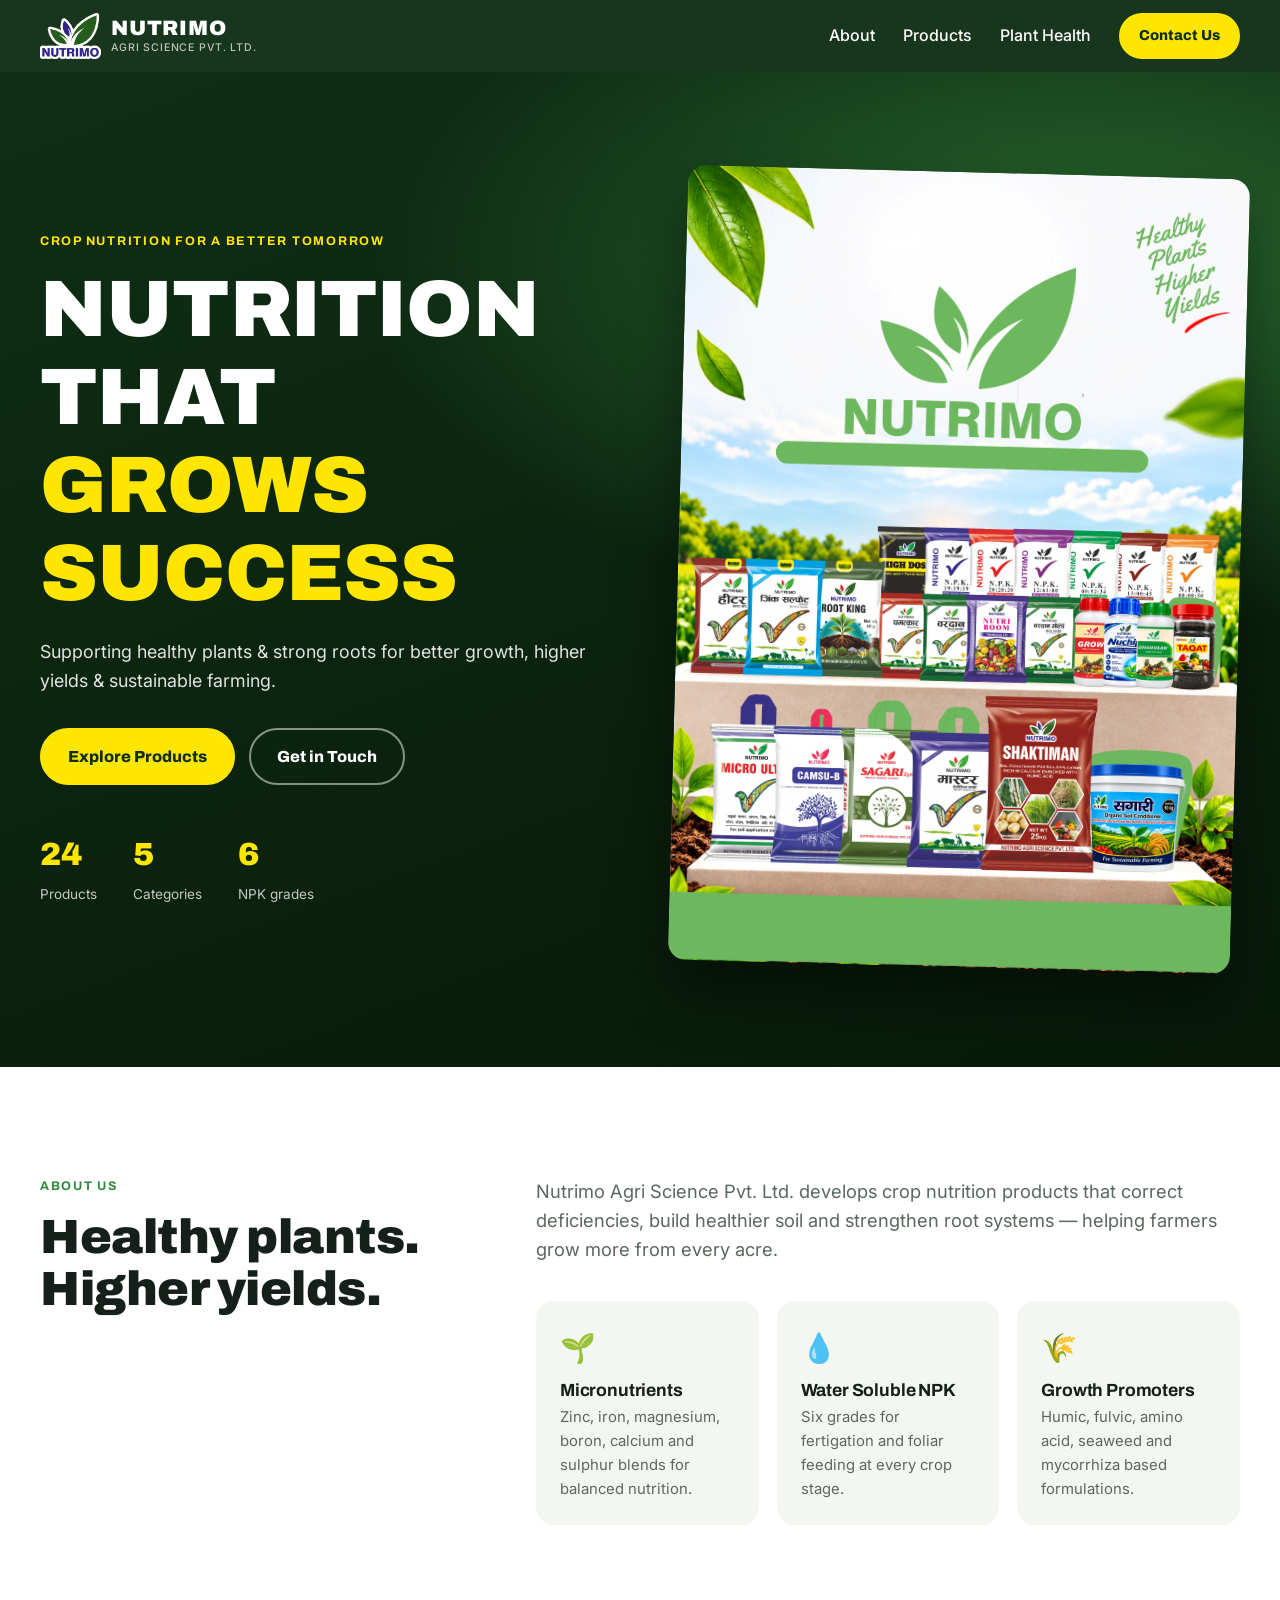
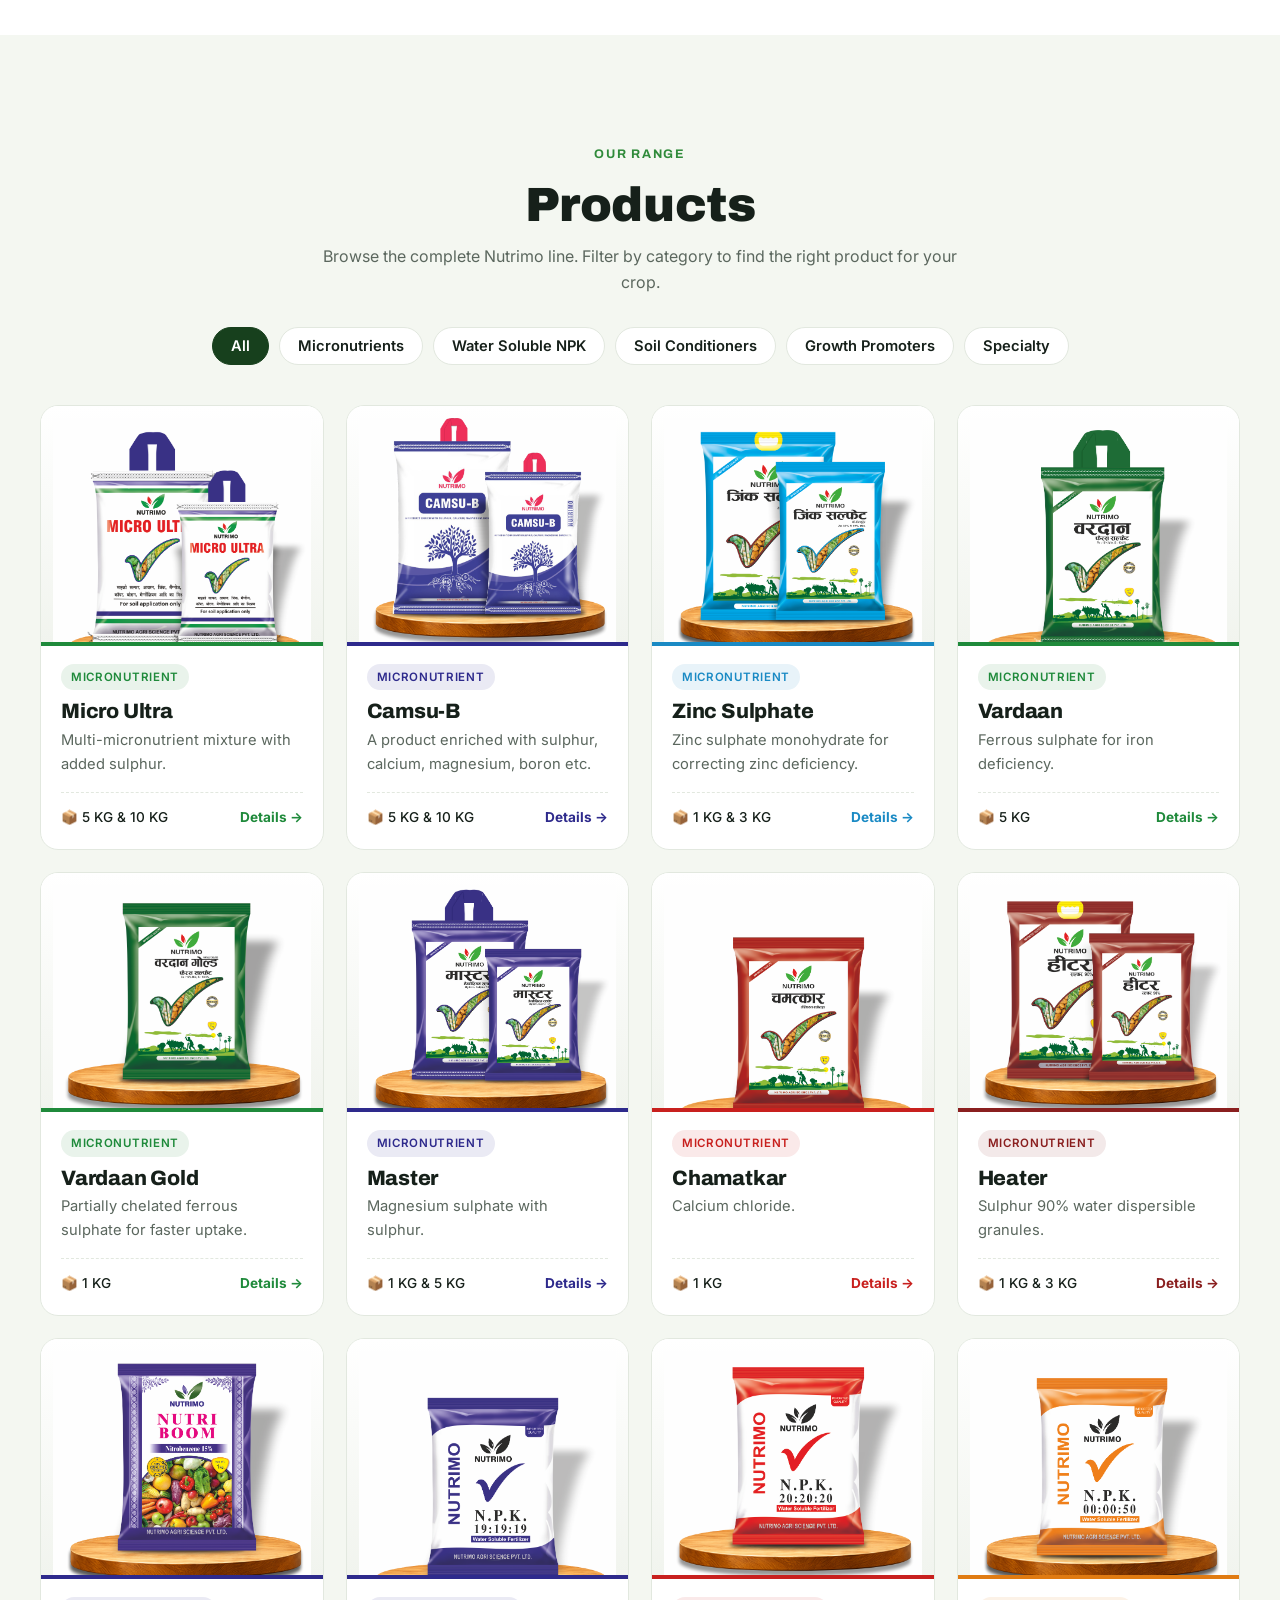
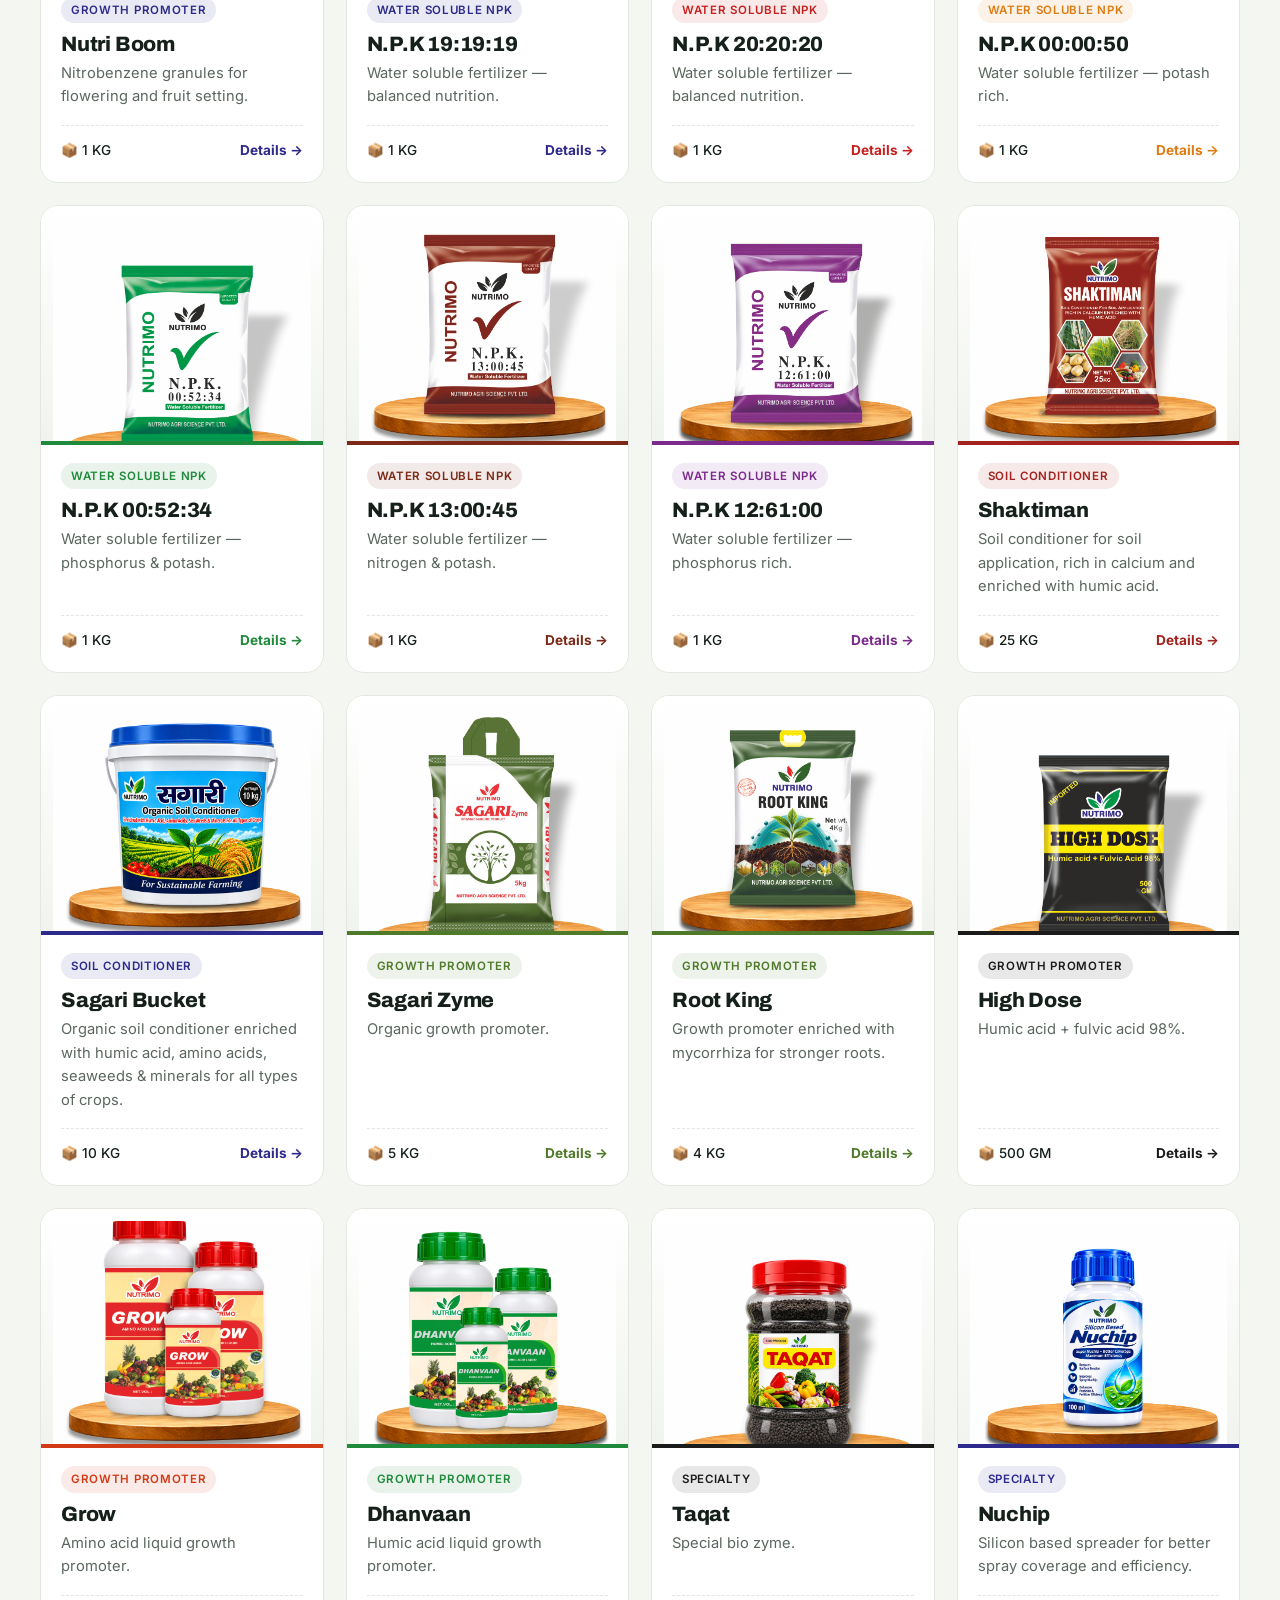
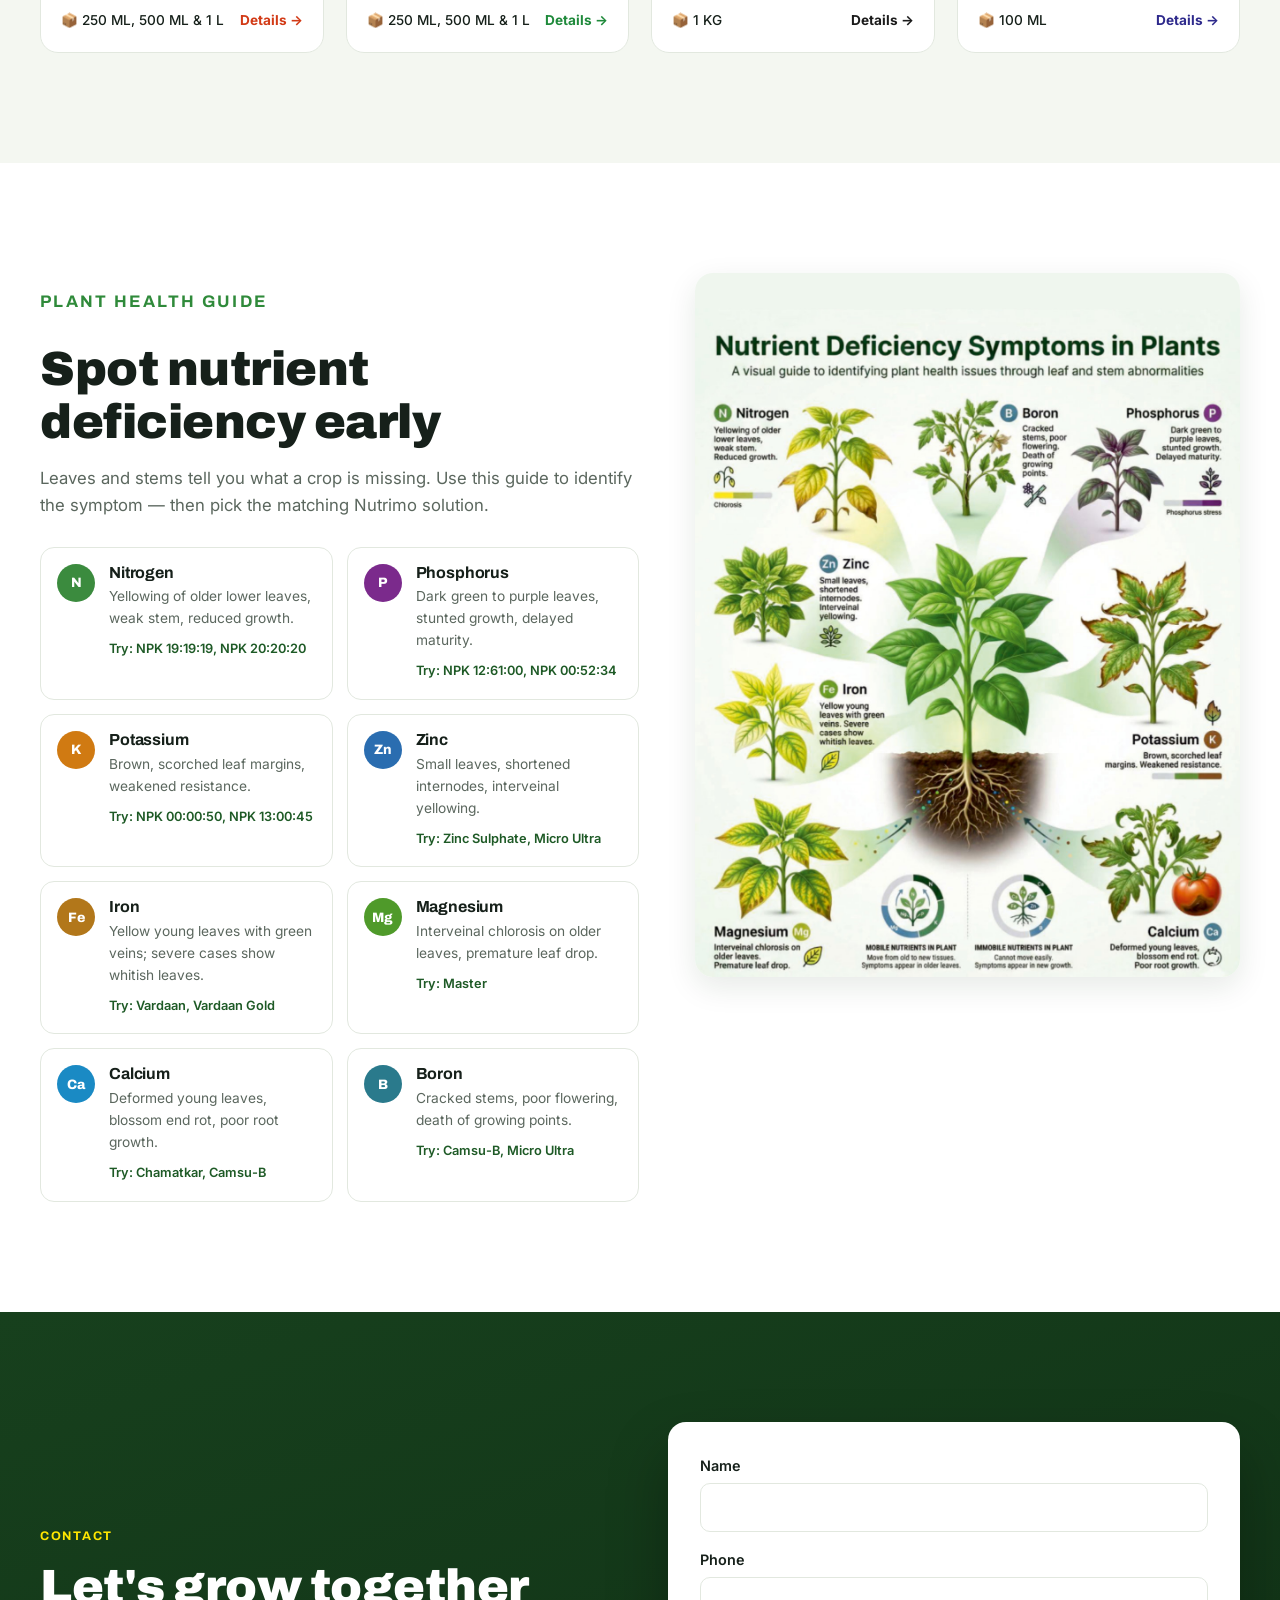
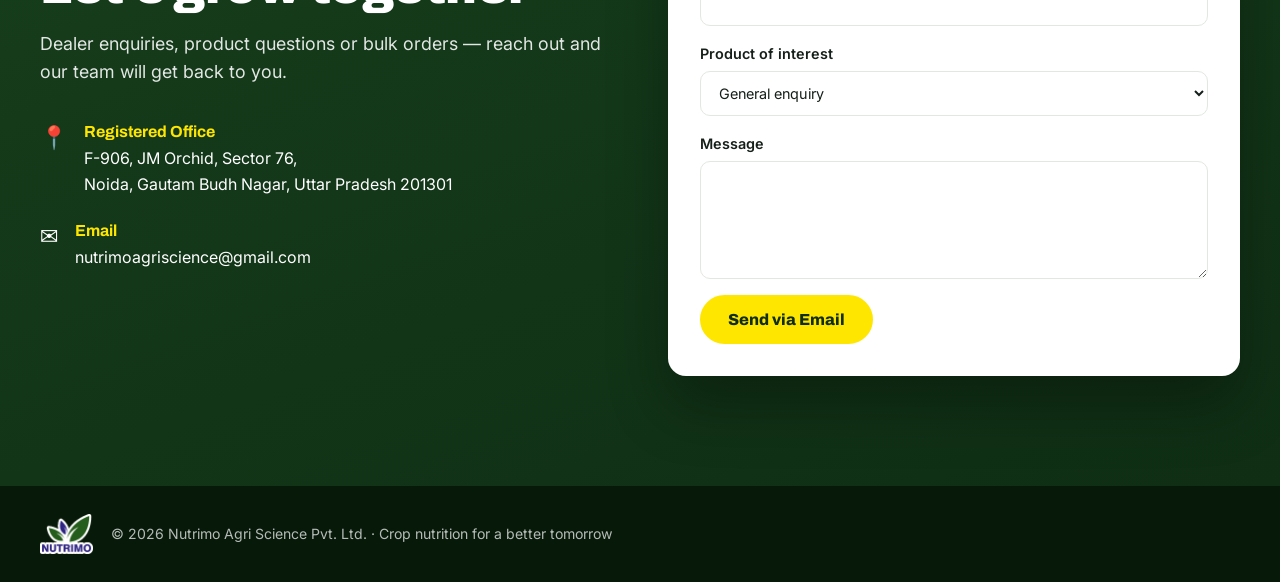
<file: index.html>
<!doctype html>
<html lang="en">
<head>
  <meta charset="utf-8">
  <meta name="viewport" content="width=device-width, initial-scale=1">
  <title>Nutrimo Agri Science | Crop Nutrition for a Better Tomorrow</title>
  <meta name="description" content="Nutrimo Agri Science Pvt. Ltd. — micronutrients, water soluble NPK fertilizers, soil conditioners and growth promoters for healthy plants and higher yields.">
  <link rel="icon" href="images/logo.png">
  <link rel="preconnect" href="https://fonts.googleapis.com">
  <link rel="preconnect" href="https://fonts.gstatic.com" crossorigin>
  <link href="https://fonts.googleapis.com/css2?family=Archivo:wght@500;700;800;900&family=Inter:wght@400;500;600&display=swap" rel="stylesheet">
  <link rel="stylesheet" href="css/style.css">
</head>
<body>

<header class="nav" id="top">
  <div class="container nav-inner">
    <a href="#top" class="brand"><img src="images/logo.png" alt="Nutrimo logo"><span>Nutrimo<small>Agri Science Pvt. Ltd.</small></span></a>
    <button class="nav-toggle" aria-label="Open menu" aria-expanded="false">
      <span></span><span></span><span></span>
    </button>
    <nav class="nav-links">
      <a href="#about">About</a>
      <a href="#products">Products</a>
      <a href="#deficiency">Plant Health</a>
      <a href="#contact" class="btn btn-sm">Contact Us</a>
    </nav>
  </div>
</header>

<section class="hero">
  <div class="container hero-inner">
    <div class="hero-text">
      <p class="eyebrow">Crop nutrition for a better tomorrow</p>
      <h1>Nutrition that<br><span>grows success</span></h1>
      <p class="lead">Supporting healthy plants &amp; strong roots for better growth, higher yields &amp; sustainable farming.</p>
      <div class="hero-cta">
        <a href="#products" class="btn">Explore Products</a>
        <a href="#contact" class="btn btn-ghost">Get in Touch</a>
      </div>
      <ul class="hero-stats">
        <li><strong>24</strong><span>Products</span></li>
        <li><strong>5</strong><span>Categories</span></li>
        <li><strong>6</strong><span>NPK grades</span></li>
      </ul>
    </div>
    <div class="hero-visual">
      <img src="images/cover.jpg" alt="The full Nutrimo product range">
    </div>
  </div>
</section>

<section class="about section" id="about">
  <div class="container about-grid">
    <div>
      <p class="eyebrow dark">About us</p>
      <h2>Healthy plants.<br>Higher yields.</h2>
    </div>
    <div class="about-copy">
      <p>Nutrimo Agri Science Pvt. Ltd. develops crop nutrition products that correct deficiencies, build healthier soil and strengthen root systems — helping farmers grow more from every acre.</p>
      <div class="pillars">
        <div class="pillar"><span class="pi">🌱</span><h3>Micronutrients</h3><p>Zinc, iron, magnesium, boron, calcium and sulphur blends for balanced nutrition.</p></div>
        <div class="pillar"><span class="pi">💧</span><h3>Water Soluble NPK</h3><p>Six grades for fertigation and foliar feeding at every crop stage.</p></div>
        <div class="pillar"><span class="pi">🌾</span><h3>Growth Promoters</h3><p>Humic, fulvic, amino acid, seaweed and mycorrhiza based formulations.</p></div>
      </div>
    </div>
  </div>
</section>

<section class="products section" id="products">
  <div class="container">
    <div class="section-head">
      <p class="eyebrow dark">Our range</p>
      <h2>Products</h2>
      <p>Browse the complete Nutrimo line. Filter by category to find the right product for your crop.</p>
    </div>
    <div class="filters" role="tablist">
      <button class="chip active" data-filter="all">All</button>
      <button class="chip" data-filter="micro">Micronutrients</button>
      <button class="chip" data-filter="npk">Water Soluble NPK</button>
      <button class="chip" data-filter="soil">Soil Conditioners</button>
      <button class="chip" data-filter="growth">Growth Promoters</button>
      <button class="chip" data-filter="special">Specialty</button>
    </div>
    <div class="product-grid" id="productGrid"></div>
  </div>
</section>

<section class="deficiency section" id="deficiency">
  <div class="container def-grid">
    <div class="def-text">
      <p class="eyebrow dark">Plant health guide</p>
      <h2>Spot nutrient deficiency early</h2>
      <p>Leaves and stems tell you what a crop is missing. Use this guide to identify the symptom — then pick the matching Nutrimo solution.</p>
      <ul class="def-list">
        <li><b class="tag n">N</b><div><h4>Nitrogen</h4><p>Yellowing of older lower leaves, weak stem, reduced growth.</p><span>Try: NPK 19:19:19, NPK 20:20:20</span></div></li>
        <li><b class="tag p">P</b><div><h4>Phosphorus</h4><p>Dark green to purple leaves, stunted growth, delayed maturity.</p><span>Try: NPK 12:61:00, NPK 00:52:34</span></div></li>
        <li><b class="tag k">K</b><div><h4>Potassium</h4><p>Brown, scorched leaf margins, weakened resistance.</p><span>Try: NPK 00:00:50, NPK 13:00:45</span></div></li>
        <li><b class="tag zn">Zn</b><div><h4>Zinc</h4><p>Small leaves, shortened internodes, interveinal yellowing.</p><span>Try: Zinc Sulphate, Micro Ultra</span></div></li>
        <li><b class="tag fe">Fe</b><div><h4>Iron</h4><p>Yellow young leaves with green veins; severe cases show whitish leaves.</p><span>Try: Vardaan, Vardaan Gold</span></div></li>
        <li><b class="tag mg">Mg</b><div><h4>Magnesium</h4><p>Interveinal chlorosis on older leaves, premature leaf drop.</p><span>Try: Master</span></div></li>
        <li><b class="tag ca">Ca</b><div><h4>Calcium</h4><p>Deformed young leaves, blossom end rot, poor root growth.</p><span>Try: Chamatkar, Camsu-B</span></div></li>
        <li><b class="tag b">B</b><div><h4>Boron</h4><p>Cracked stems, poor flowering, death of growing points.</p><span>Try: Camsu-B, Micro Ultra</span></div></li>
      </ul>
    </div>
    <figure class="def-figure">
      <img src="images/deficiency.jpg" alt="Infographic: nutrient deficiency symptoms in plants">
    </figure>
  </div>
</section>

<section class="contact section" id="contact">
  <div class="container contact-grid">
    <div>
      <p class="eyebrow">Contact</p>
      <h2>Let's grow together</h2>
      <p class="lead">Dealer enquiries, product questions or bulk orders — reach out and our team will get back to you.</p>
      <ul class="contact-list">
        <li><span>📍</span><div><b>Registered Office</b>F-906, JM Orchid, Sector 76,<br>Noida, Gautam Budh Nagar, Uttar Pradesh 201301</div></li>
        <li><span>✉️</span><div><b>Email</b><a href="mailto:nutrimoagriscience@gmail.com">nutrimoagriscience@gmail.com</a></div></li>
      </ul>
    </div>
    <form class="contact-form" id="contactForm">
      <label>Name<input name="name" required></label>
      <label>Phone<input name="phone" type="tel"></label>
      <label>Product of interest
        <select name="product" id="productSelect"><option value="">General enquiry</option></select>
      </label>
      <label>Message<textarea name="message" rows="4" required></textarea></label>
      <button class="btn" type="submit">Send via Email</button>
    </form>
  </div>
</section>

<footer class="footer">
  <div class="container footer-inner">
    <img src="images/logo.png" alt="Nutrimo">
    <p>© <span id="year"></span> Nutrimo Agri Science Pvt. Ltd. · Crop nutrition for a better tomorrow</p>
  </div>
</footer>

<div class="modal" id="modal" aria-hidden="true">
  <div class="modal-card" role="dialog" aria-modal="true">
    <button class="modal-close" aria-label="Close">×</button>
    <img id="mImg" alt="">
    <div class="modal-body">
      <span class="badge" id="mCat"></span>
      <h3 id="mName"></h3>
      <p id="mDesc"></p>
      <ul id="mSpecs" class="specs"></ul>
      <p class="pack"><b>Packing size:</b> <span id="mPack"></span></p>
      <a href="#contact" class="btn" id="mEnquire">Enquire Now</a>
    </div>
  </div>
</div>

<script src="js/products.js"></script>
<script src="js/main.js"></script>
</body>
</html>
</file>
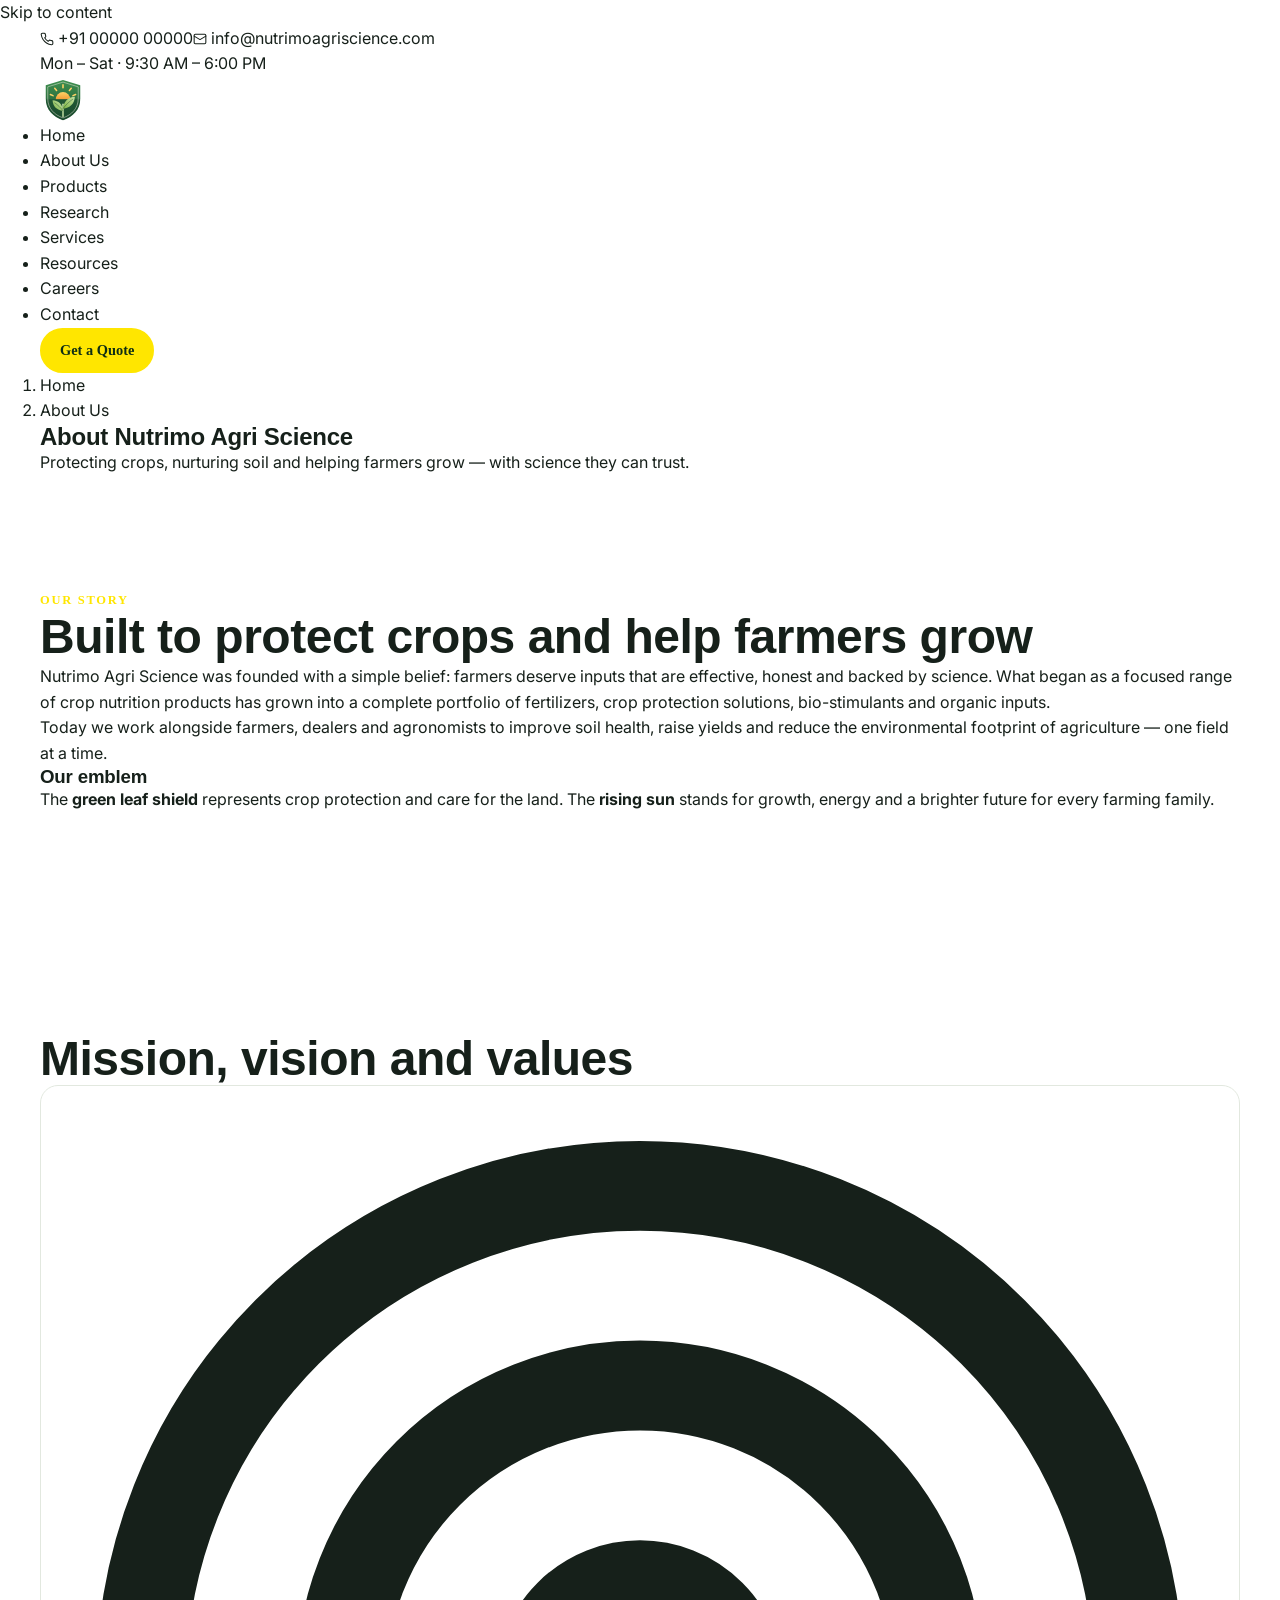
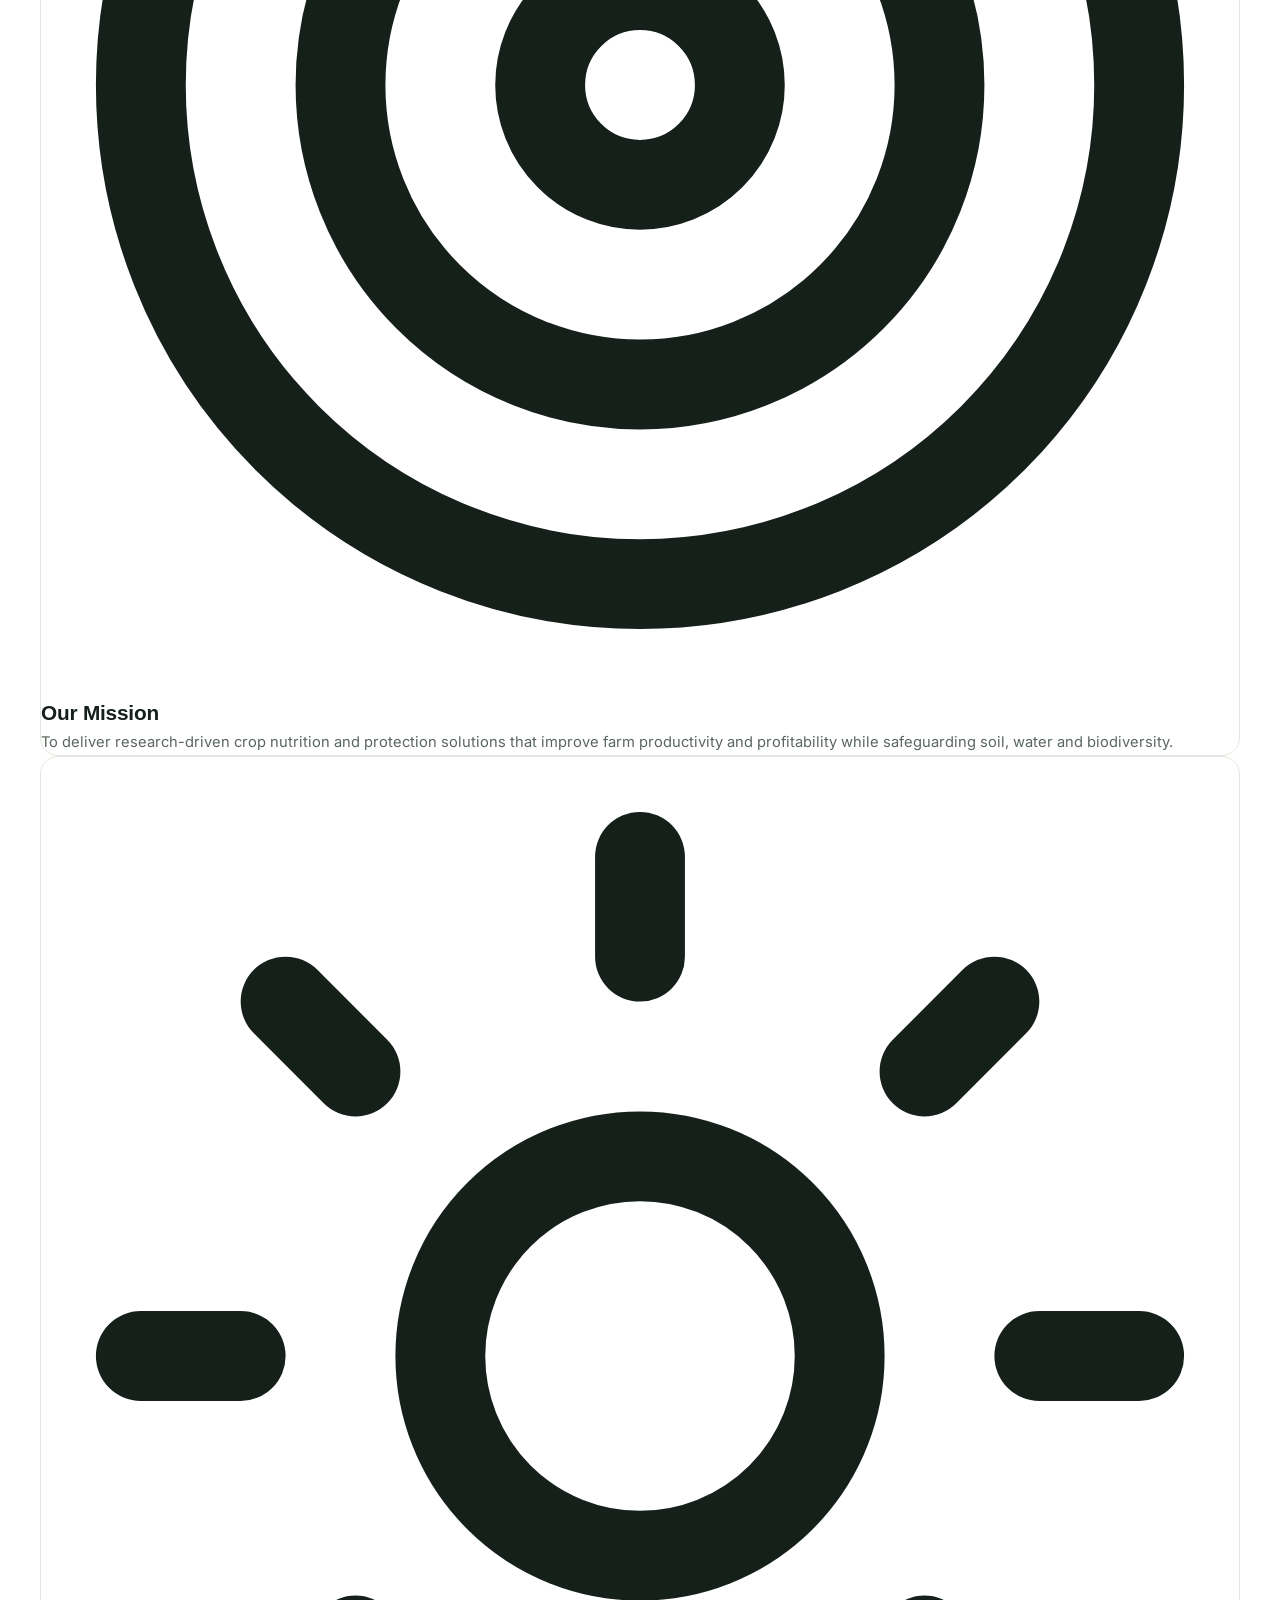
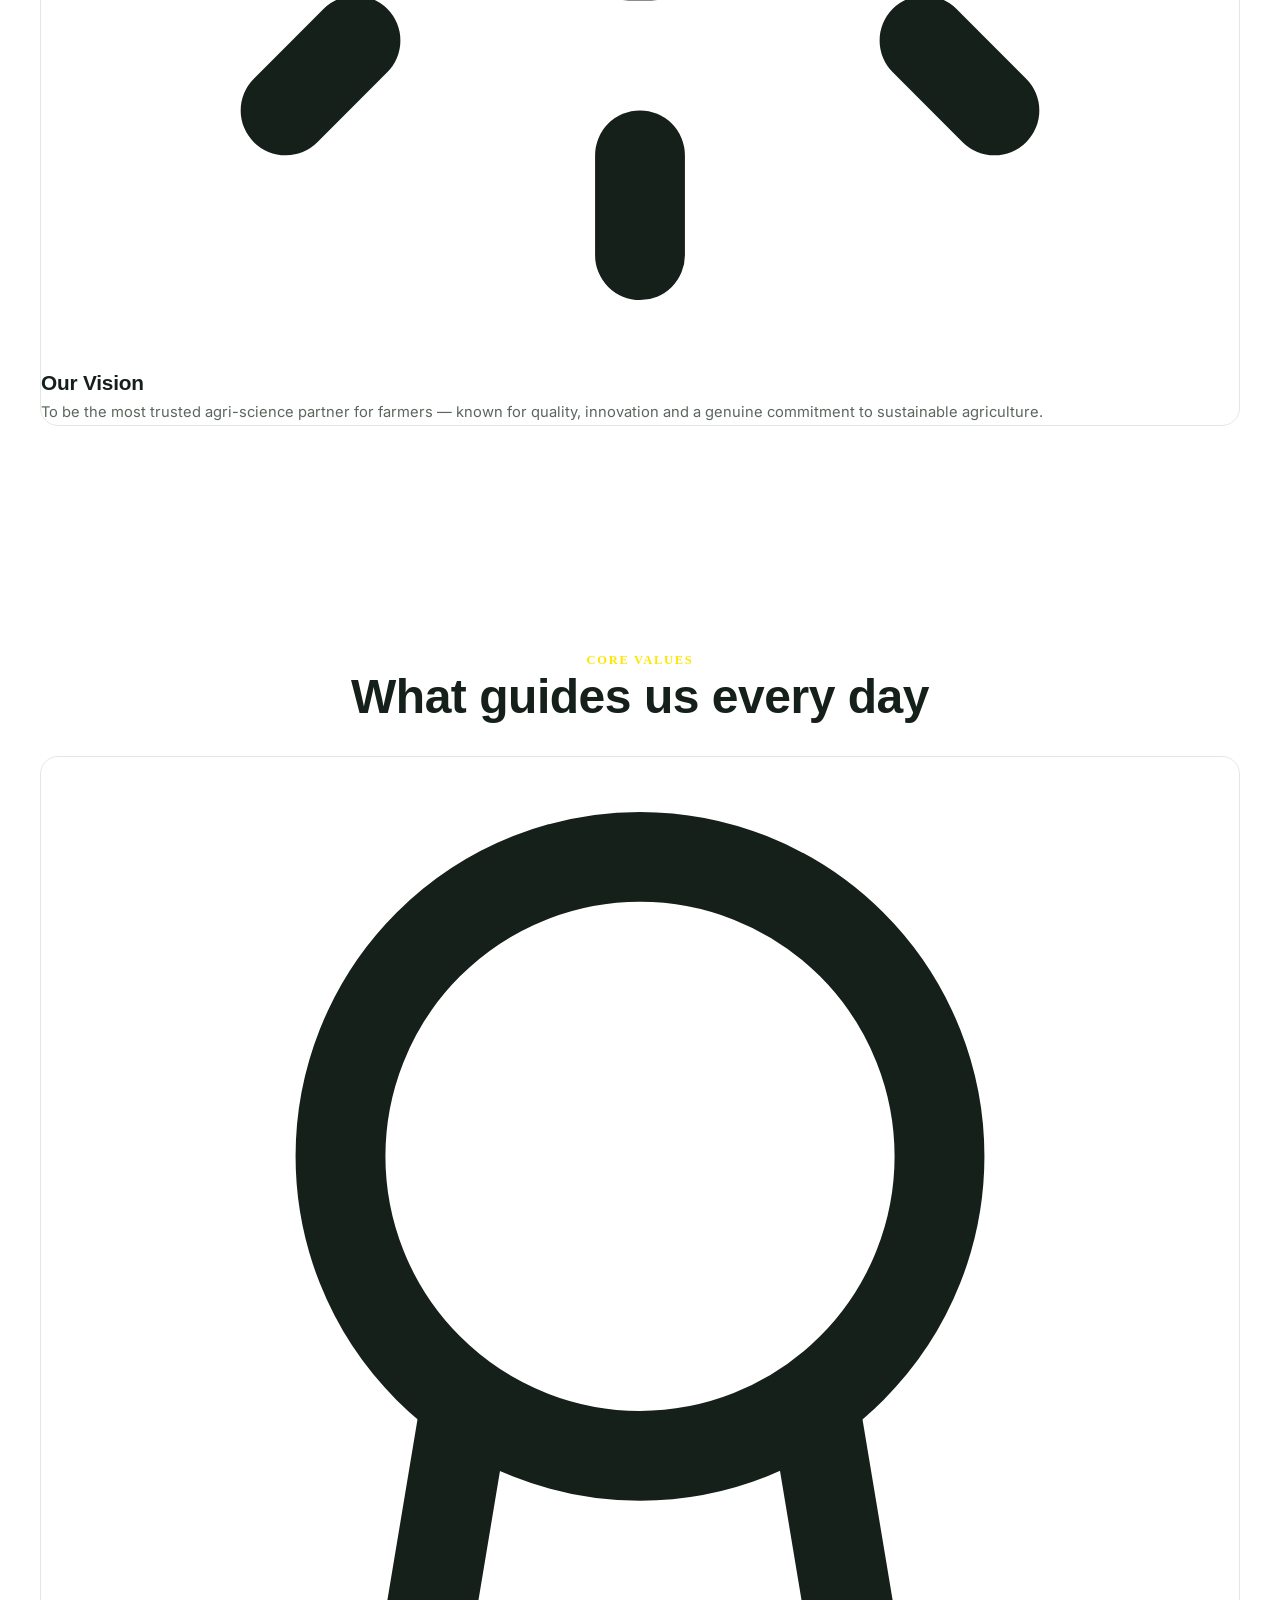
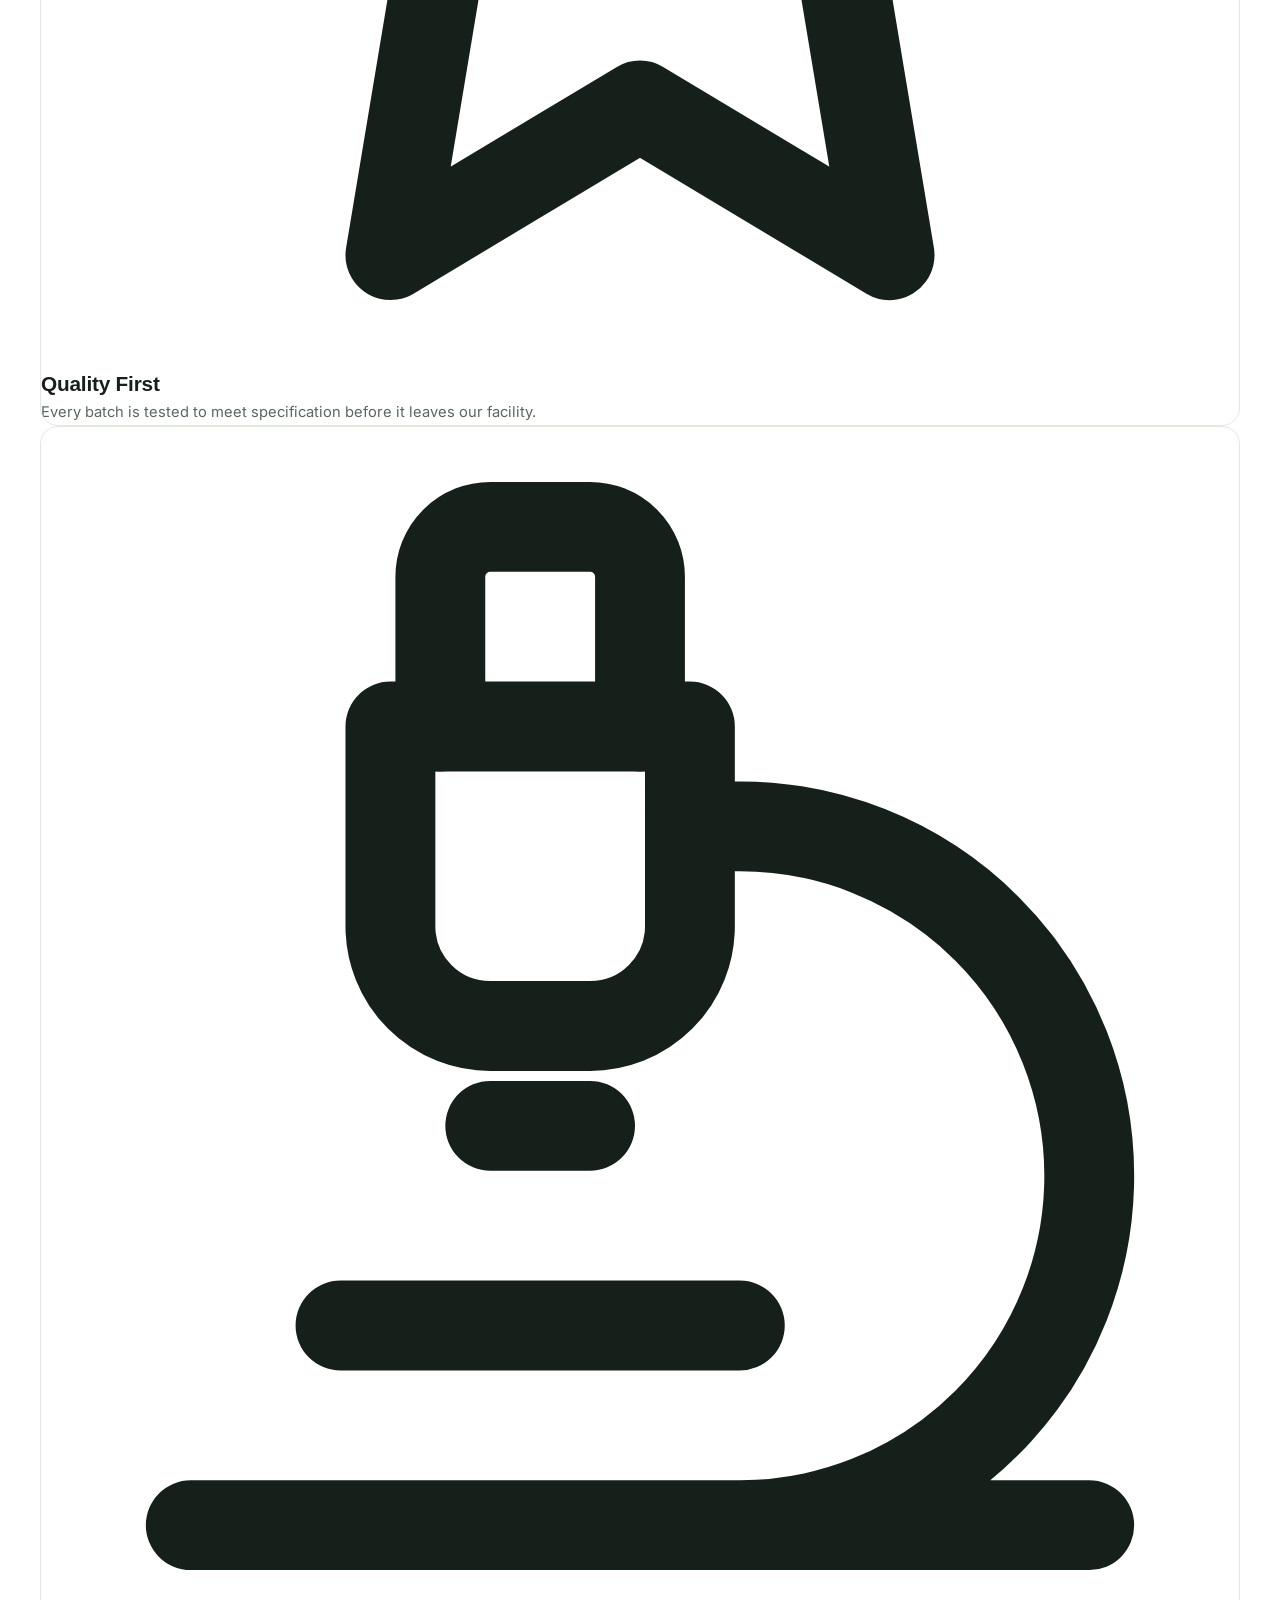
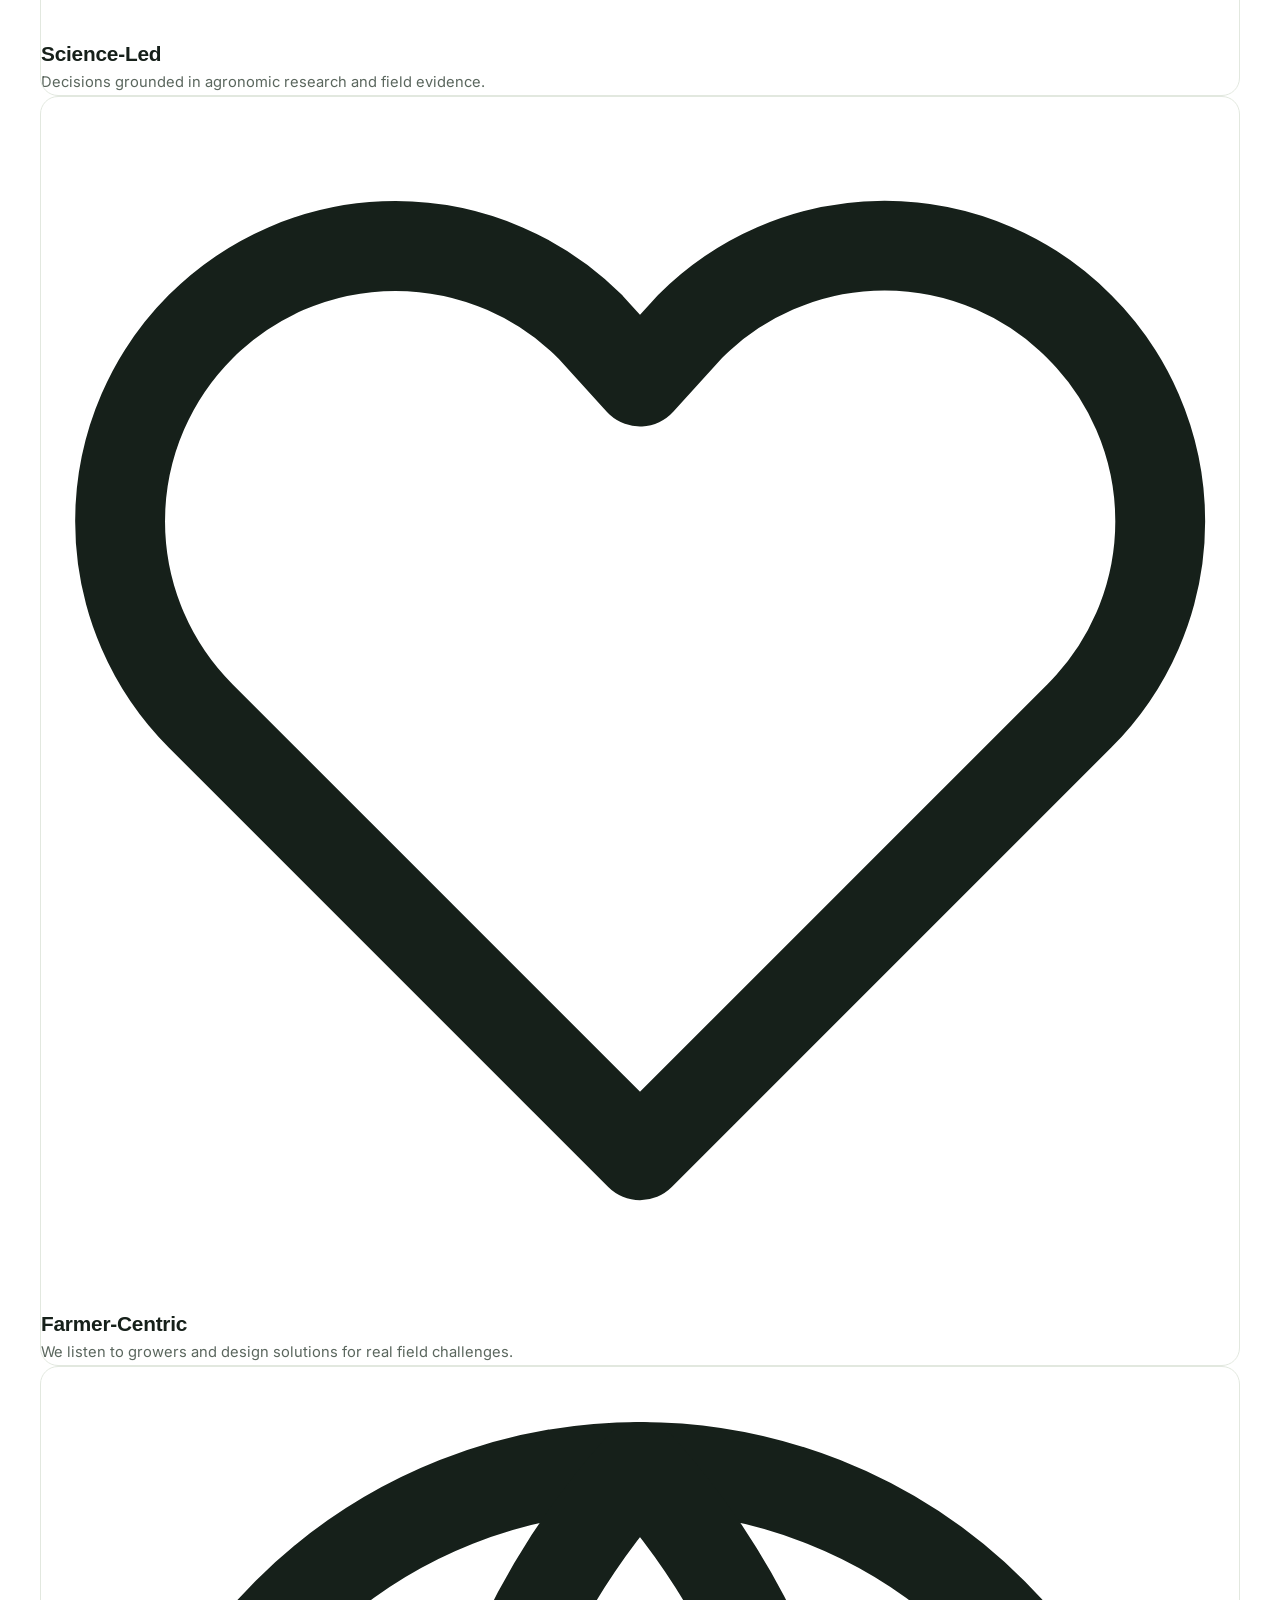
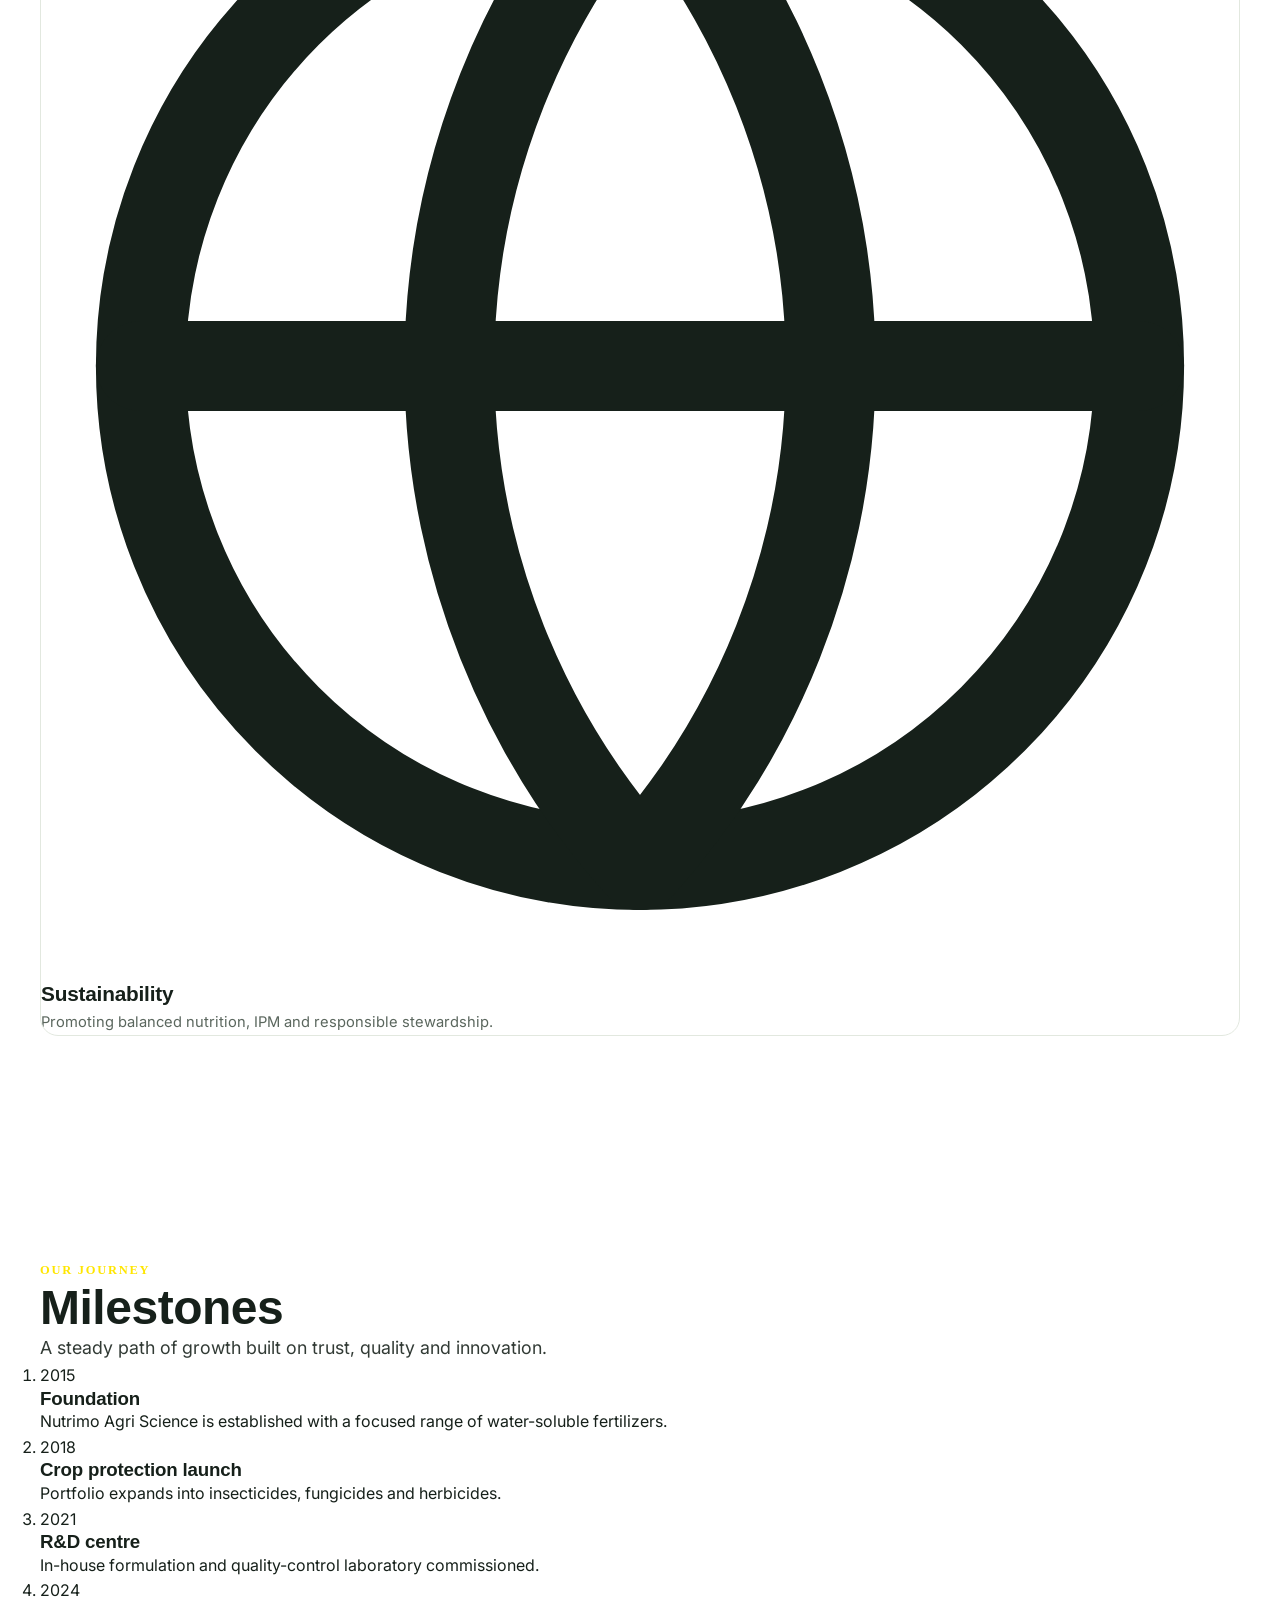
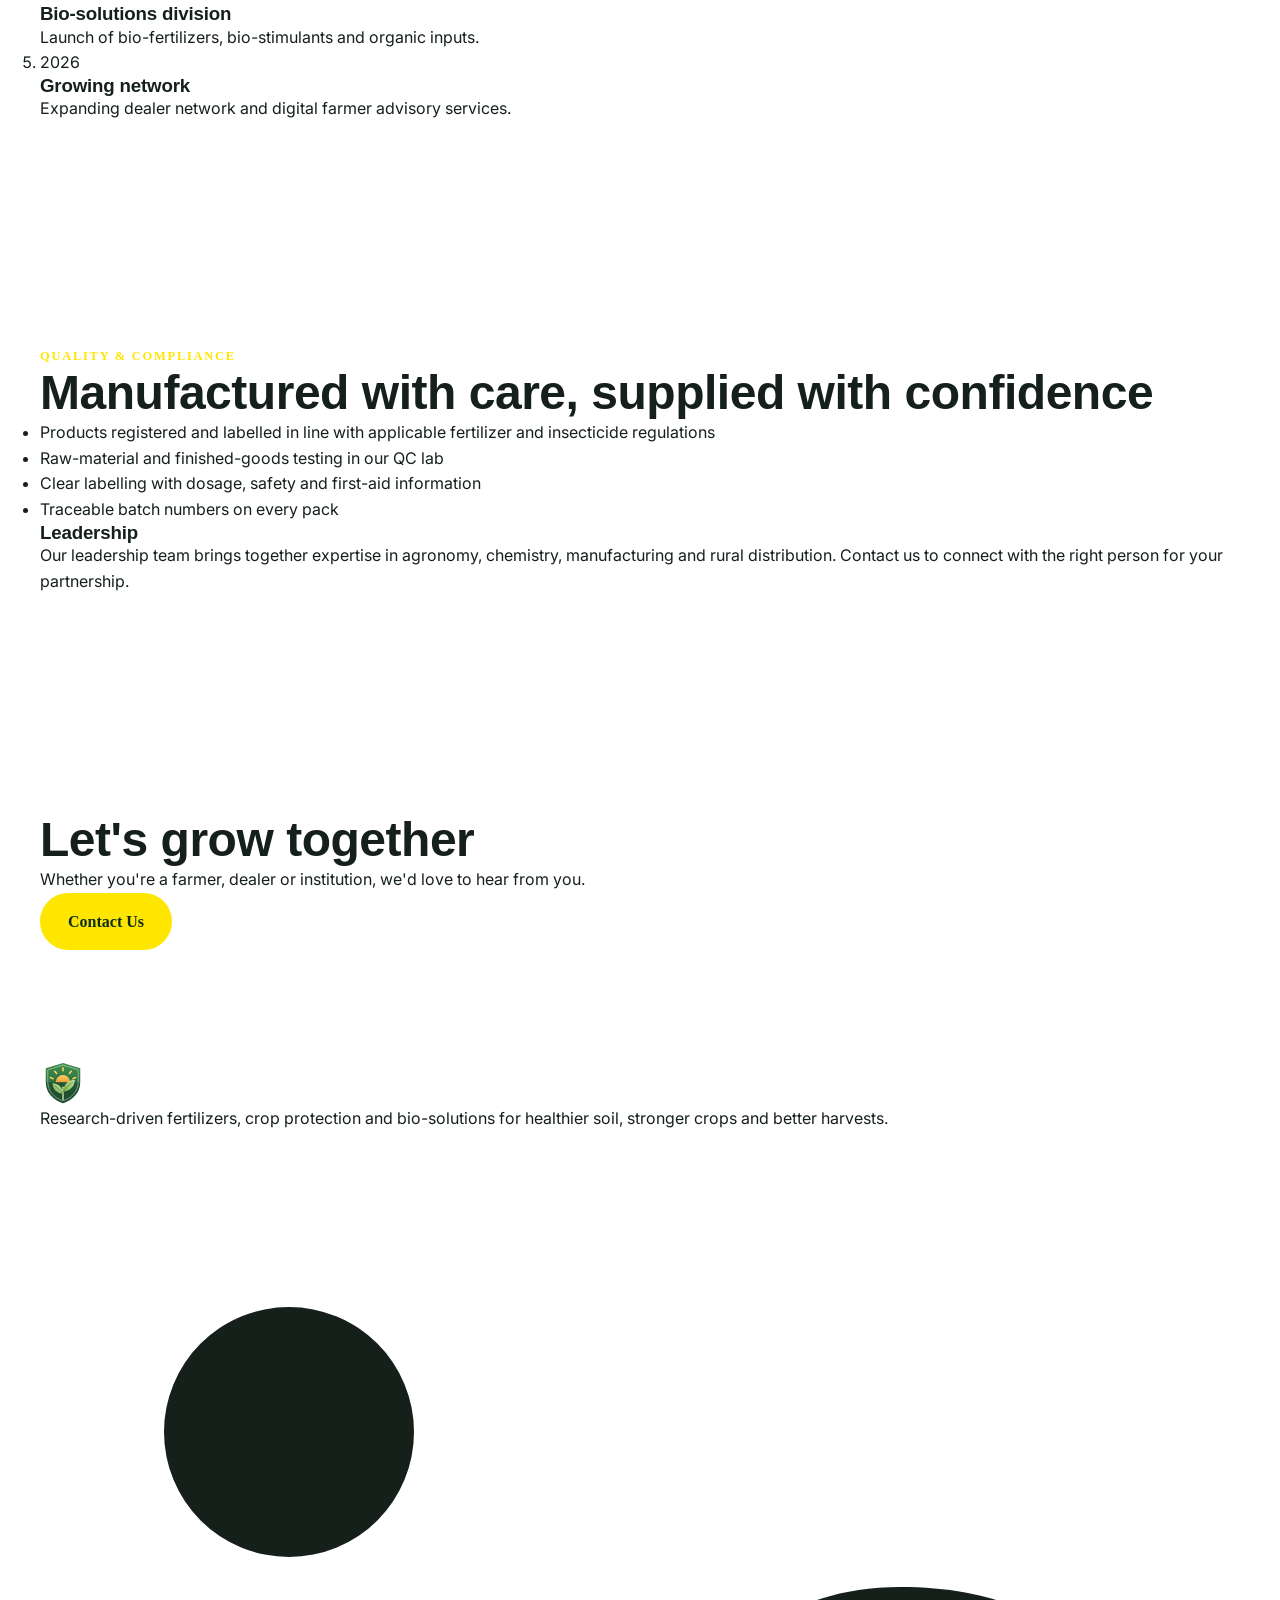
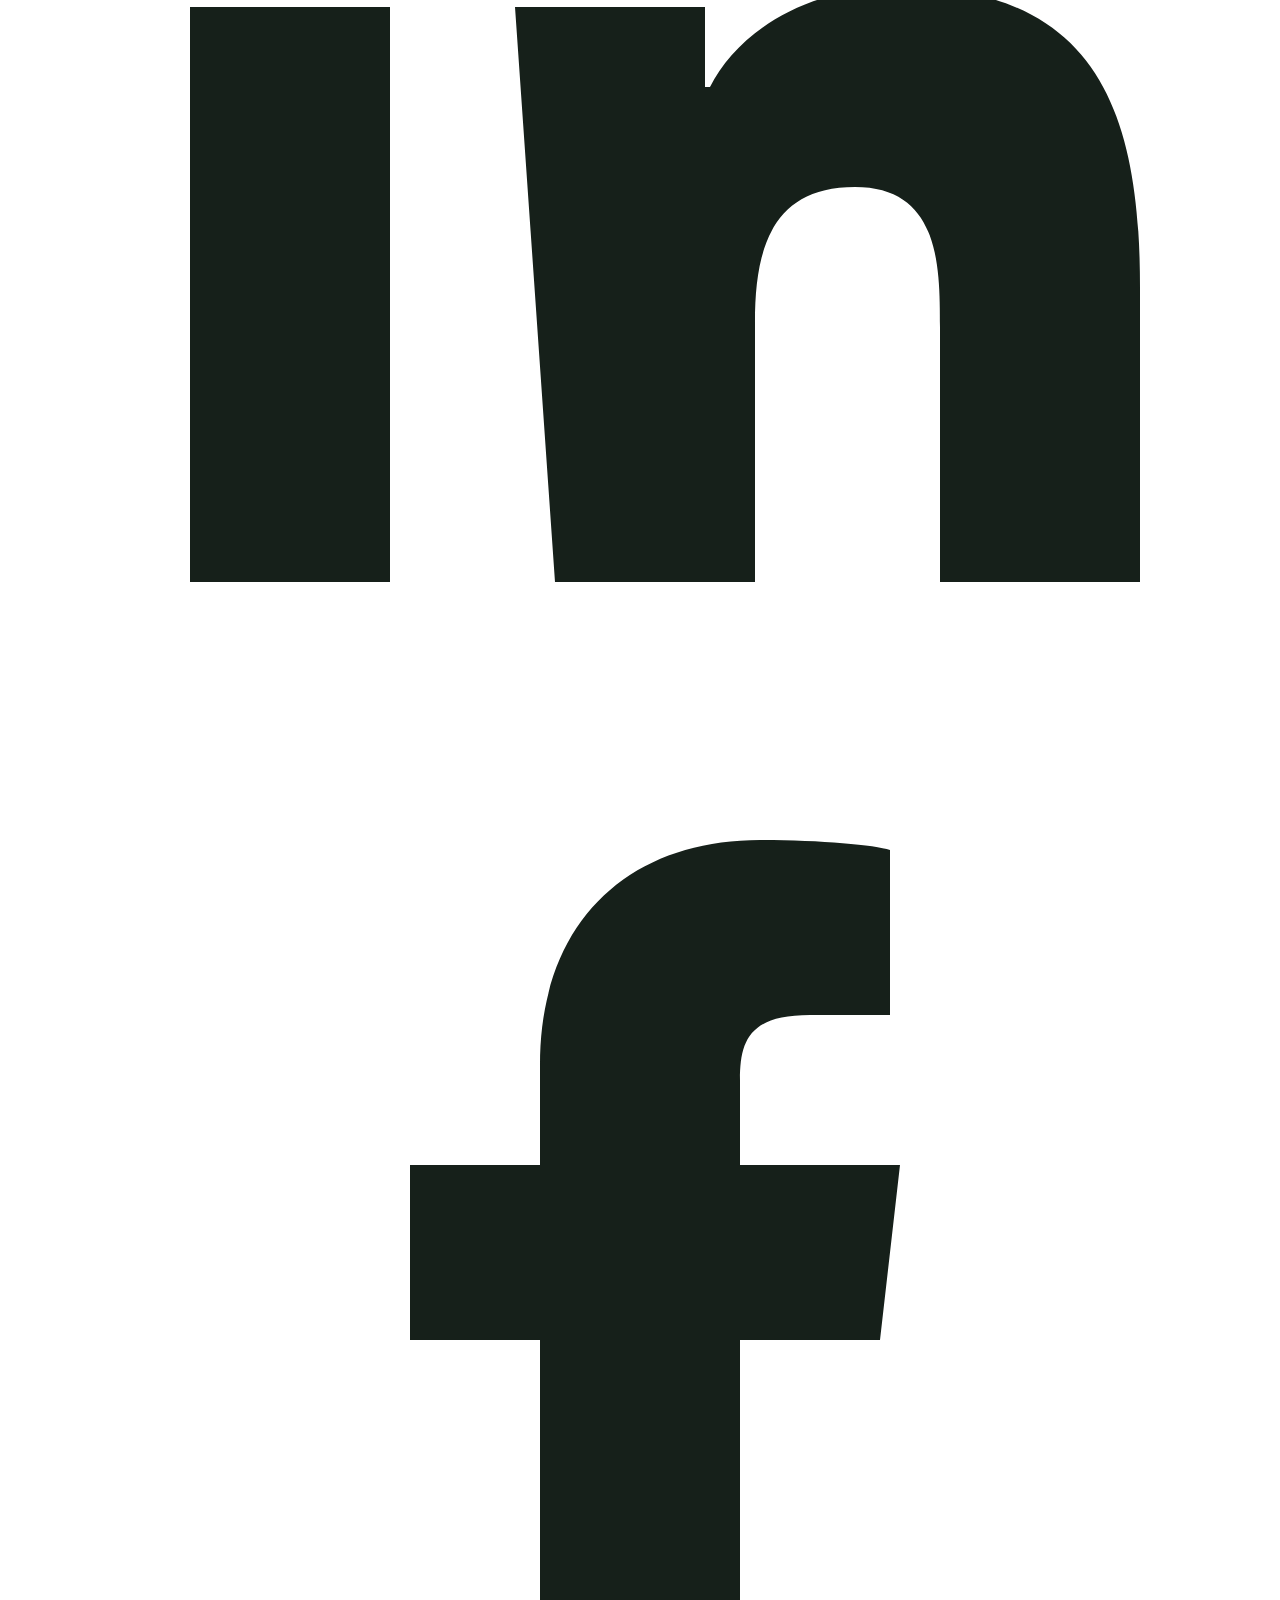
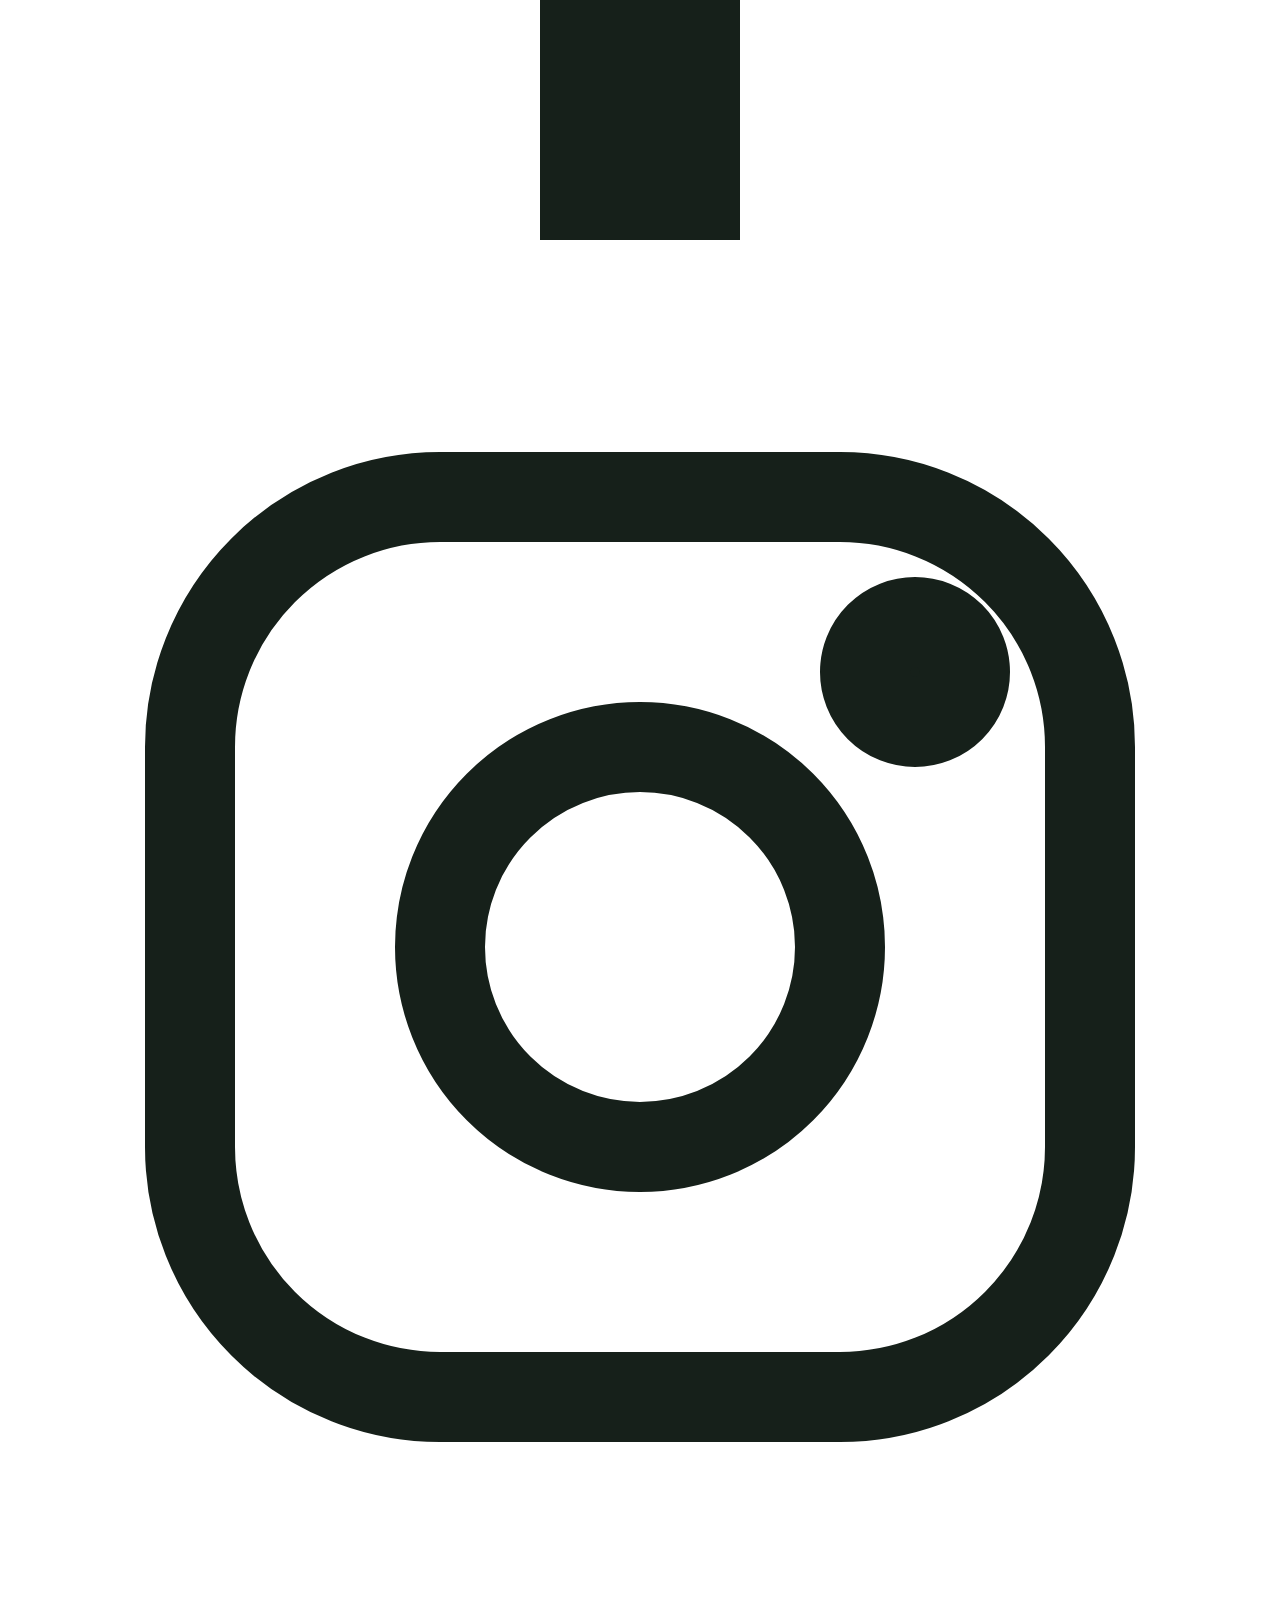
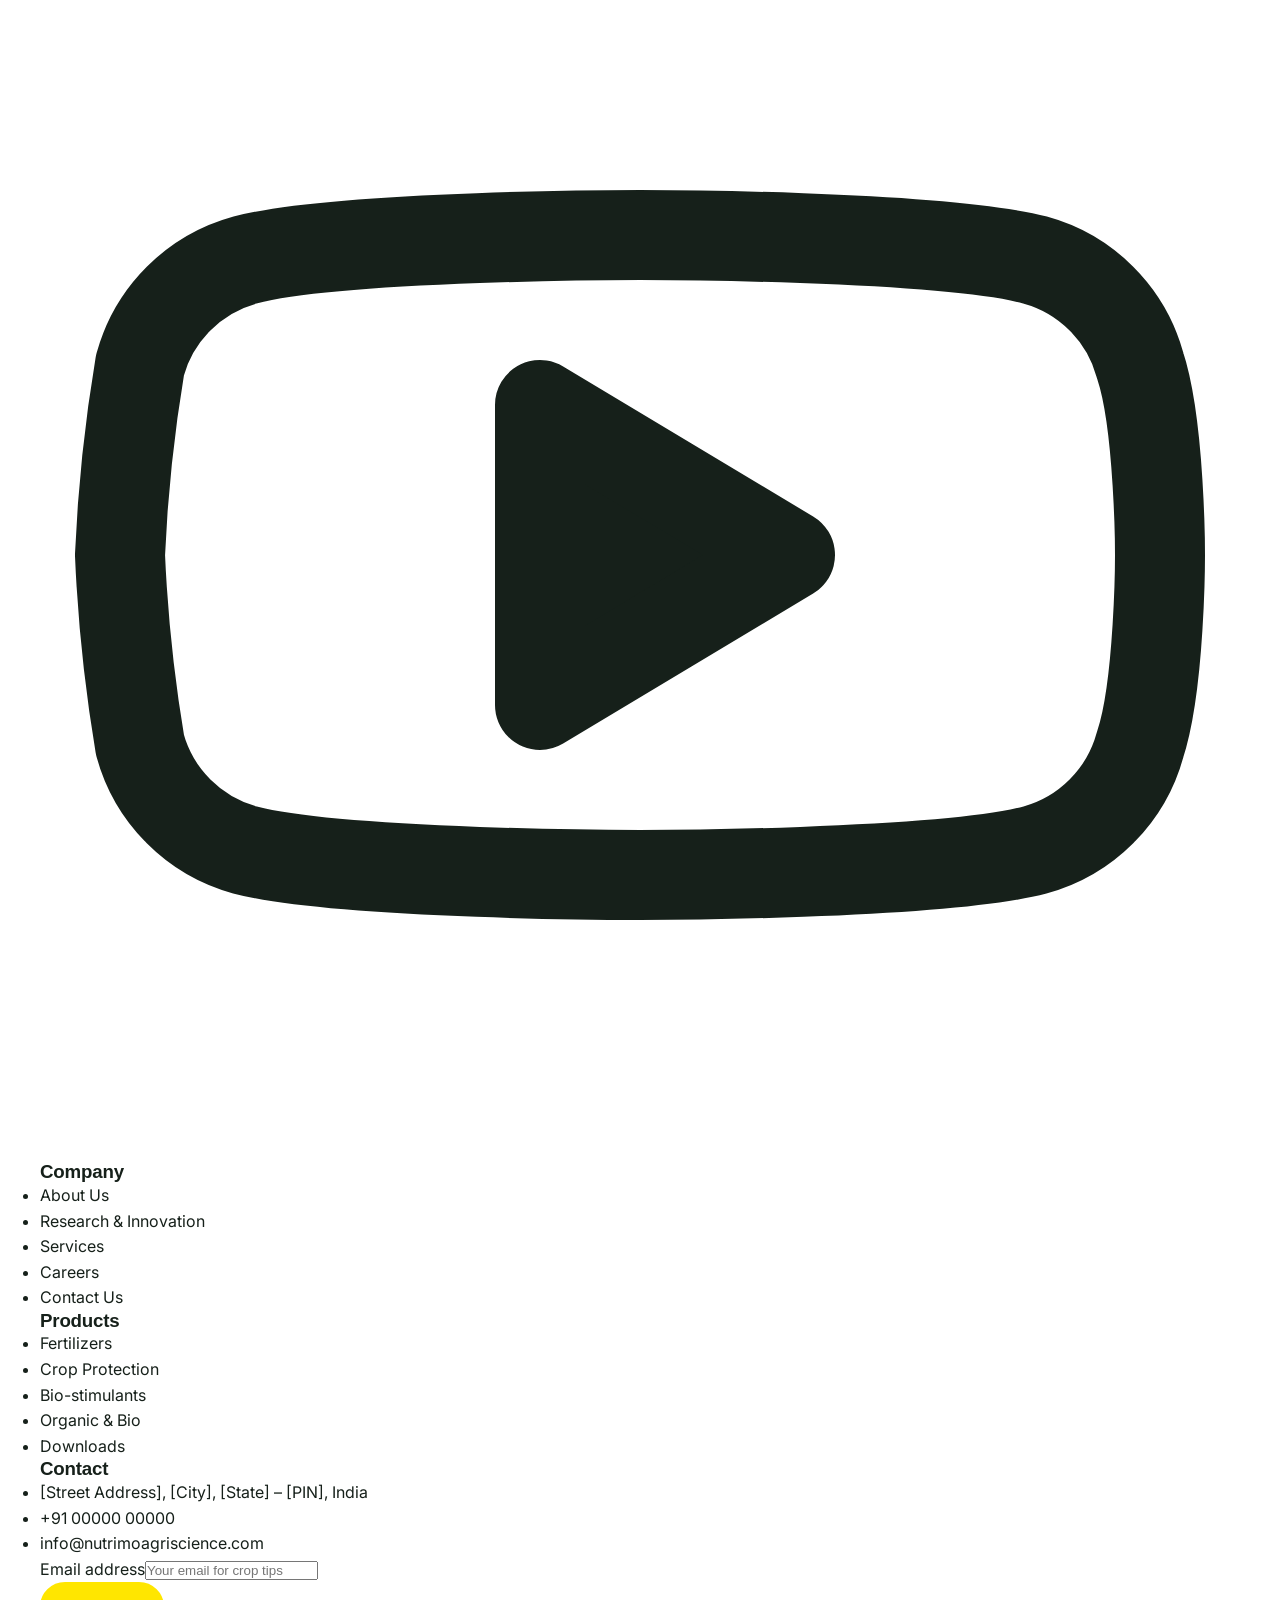
<file: about.html>
<!doctype html>
<html lang="en" class="no-js">
<head>
<meta charset="utf-8">
<meta name="viewport" content="width=device-width, initial-scale=1">
<title>About Us | Nutrimo Agri Science</title>
<meta name="description" content="Learn about Nutrimo Agri Science — our story, mission, values and commitment to quality, science-led and sustainable agriculture.">
<meta name="robots" content="index, follow">
<link rel="canonical" href="https://www.nutrimoagriscience.com/about.html">
<meta name="theme-color" content="#1c4f2e">
<meta property="og:type" content="website">
<meta property="og:site_name" content="Nutrimo Agri Science">
<meta property="og:title" content="About Us | Nutrimo Agri Science">
<meta property="og:description" content="Learn about Nutrimo Agri Science — our story, mission, values and commitment to quality, science-led and sustainable agriculture.">
<meta property="og:url" content="https://www.nutrimoagriscience.com/about.html">
<meta property="og:image" content="https://www.nutrimoagriscience.com/assets/img/og-image.png">
<meta name="twitter:card" content="summary_large_image">
<link rel="icon" href="favicon.svg" type="image/svg+xml">
<link rel="apple-touch-icon" href="assets/img/apple-touch-icon.png">
<link rel="manifest" href="site.webmanifest">
<link rel="preconnect" href="https://fonts.googleapis.com">
<link rel="preconnect" href="https://fonts.gstatic.com" crossorigin>
<link href="https://fonts.googleapis.com/css2?family=Inter:wght@400;500;600&family=Manrope:wght@600;700;800&display=swap" rel="stylesheet">
<link rel="stylesheet" href="css/style.css">
<script type="application/ld+json">{"@context": "https://schema.org", "@type": "BreadcrumbList", "itemListElement": [{"@type": "ListItem", "position": 1, "name": "Home", "item": "https://www.nutrimoagriscience.com/"}, {"@type": "ListItem", "position": 2, "name": "About Us", "item": "https://www.nutrimoagriscience.com/about.html"}]}</script>
</head>
<body>
<a class="skip-link" href="#main">Skip to content</a>
<div class="topbar">
  <div class="container">
    <div><span><svg style="width:14px;height:14px;display:inline;vertical-align:-2px" viewBox="0 0 24 24" fill="none" stroke="currentColor" stroke-width="1.8" stroke-linecap="round" stroke-linejoin="round" aria-hidden="true" focusable="false"><path d="M22 16.9v3a2 2 0 0 1-2.2 2 19.8 19.8 0 0 1-8.6-3.1 19.5 19.5 0 0 1-6-6A19.8 19.8 0 0 1 2.1 4.2 2 2 0 0 1 4.1 2h3a2 2 0 0 1 2 1.7c.1 1 .4 1.9.7 2.8a2 2 0 0 1-.5 2.1L8 9.9a16 16 0 0 0 6 6l1.3-1.3a2 2 0 0 1 2.1-.5c.9.3 1.8.6 2.8.7a2 2 0 0 1 1.7 2Z"/></svg> <a href="tel:+910000000000">+91 00000 00000</a></span><span class="hide-sm"><svg style="width:14px;height:14px;display:inline;vertical-align:-2px" viewBox="0 0 24 24" fill="none" stroke="currentColor" stroke-width="1.8" stroke-linecap="round" stroke-linejoin="round" aria-hidden="true" focusable="false"><rect x="2" y="4" width="20" height="16" rx="2"/><path d="m22 7-10 6L2 7"/></svg> <a href="mailto:info@nutrimoagriscience.com">info@nutrimoagriscience.com</a></span></div>
    <div class="hide-sm">Mon – Sat · 9:30 AM – 6:00 PM</div>
  </div>
</div>
<header class="site-header">
  <div class="container nav-wrap">
    <a class="brand" href="index.html" aria-label="Nutrimo Agri Science – Home">
      <img src="assets/img/logo-mark.svg" width="46" height="46" alt="">
      <span class="brand-text"><strong>Nutrimo</strong><small>Agri Science</small></span>
    </a>
    <button class="nav-toggle" type="button" aria-expanded="false" aria-controls="site-nav"><span></span><span></span><span></span><span class="sr-only">Menu</span></button>
    <nav id="site-nav" class="site-nav" aria-label="Main navigation">
      <ul><li><a href="index.html">Home</a></li><li><a href="about.html" aria-current="page">About Us</a></li><li><a href="products.html">Products</a></li><li><a href="research.html">Research</a></li><li><a href="services.html">Services</a></li><li><a href="resources.html">Resources</a></li><li><a href="careers.html">Careers</a></li><li><a href="contact.html">Contact</a></li></ul>
      <a class="btn btn-sm" href="contact.html#inquiry">Get a Quote</a>
    </nav>
  </div>
</header>
<main id="main">
<section class="page-hero">
  <div class="container">
    <nav aria-label="Breadcrumb"><ol class="breadcrumb"><li><a href="index.html">Home</a></li><li aria-current="page">About Us</li></ol></nav>
    <h1>About Nutrimo Agri Science</h1>
    <p>Protecting crops, nurturing soil and helping farmers grow — with science they can trust.</p>
  </div>
</section>
<section class="section" aria-labelledby="story-title">
  <div class="container split">
    <div class="reveal">
      <span class="eyebrow">Our story</span>
      <h2 id="story-title">Built to protect crops and help farmers grow</h2>
      <p>Nutrimo Agri Science was founded with a simple belief: farmers deserve inputs that are effective, honest and backed by science. What began as a focused range of crop nutrition products has grown into a complete portfolio of fertilizers, crop protection solutions, bio-stimulants and organic inputs.</p>
      <p>Today we work alongside farmers, dealers and agronomists to improve soil health, raise yields and reduce the environmental footprint of agriculture — one field at a time.</p>
    </div>
    <div class="visual-panel reveal">
      <h3>Our emblem</h3>
      <p>The <strong>green leaf shield</strong> represents crop protection and care for the land. The <strong>rising sun</strong> stands for growth, energy and a brighter future for every farming family.</p>
    </div>
  </div>
</section>

<section class="section section-alt" aria-labelledby="mv-title">
  <div class="container">
    <h2 id="mv-title" class="sr-only">Mission, vision and values</h2>
    <div class="grid grid-2">
      <article class="card reveal">
        <div class="icon"><svg viewBox="0 0 24 24" fill="none" stroke="currentColor" stroke-width="1.8" stroke-linecap="round" stroke-linejoin="round" aria-hidden="true" focusable="false"><circle cx="12" cy="12" r="10"/><circle cx="12" cy="12" r="6"/><circle cx="12" cy="12" r="2"/></svg></div>
        <h3>Our Mission</h3>
        <p class="muted">To deliver research-driven crop nutrition and protection solutions that improve farm productivity and profitability while safeguarding soil, water and biodiversity.</p>
      </article>
      <article class="card reveal">
        <div class="icon sun"><svg viewBox="0 0 24 24" fill="none" stroke="currentColor" stroke-width="1.8" stroke-linecap="round" stroke-linejoin="round" aria-hidden="true" focusable="false"><circle cx="12" cy="12" r="4"/><path d="M12 2v2M12 20v2M4.9 4.9l1.4 1.4M17.7 17.7l1.4 1.4M2 12h2M20 12h2M4.9 19.1l1.4-1.4M17.7 6.3l1.4-1.4"/></svg></div>
        <h3>Our Vision</h3>
        <p class="muted">To be the most trusted agri-science partner for farmers — known for quality, innovation and a genuine commitment to sustainable agriculture.</p>
      </article>
    </div>
  </div>
</section>

<section class="section" aria-labelledby="values-title">
  <div class="container">
    <div class="section-head center">
      <span class="eyebrow">Core values</span>
      <h2 id="values-title">What guides us every day</h2>
    </div>
    <div class="grid grid-4">
      <article class="card reveal"><div class="icon"><svg viewBox="0 0 24 24" fill="none" stroke="currentColor" stroke-width="1.8" stroke-linecap="round" stroke-linejoin="round" aria-hidden="true" focusable="false"><circle cx="12" cy="8" r="6"/><path d="M15.5 13 17 22l-5-3-5 3 1.5-9"/></svg></div><h3>Quality First</h3><p class="muted">Every batch is tested to meet specification before it leaves our facility.</p></article>
      <article class="card reveal"><div class="icon earth"><svg viewBox="0 0 24 24" fill="none" stroke="currentColor" stroke-width="1.8" stroke-linecap="round" stroke-linejoin="round" aria-hidden="true" focusable="false"><path d="M6 18h8M3 22h18M14 22a7 7 0 1 0 0-14h-1M9 14h2M9 12a2 2 0 0 1-2-2V6h6v4a2 2 0 0 1-2 2Z"/><path d="M12 6V3a1 1 0 0 0-1-1H9a1 1 0 0 0-1 1v3"/></svg></div><h3>Science-Led</h3><p class="muted">Decisions grounded in agronomic research and field evidence.</p></article>
      <article class="card reveal"><div class="icon sun"><svg viewBox="0 0 24 24" fill="none" stroke="currentColor" stroke-width="1.8" stroke-linecap="round" stroke-linejoin="round" aria-hidden="true" focusable="false"><path d="M20.8 4.6a5.5 5.5 0 0 0-7.8 0L12 5.7l-1-1.1a5.5 5.5 0 0 0-7.8 7.8L12 21.2l8.8-8.8a5.5 5.5 0 0 0 0-7.8Z"/></svg></div><h3>Farmer-Centric</h3><p class="muted">We listen to growers and design solutions for real field challenges.</p></article>
      <article class="card reveal"><div class="icon"><svg viewBox="0 0 24 24" fill="none" stroke="currentColor" stroke-width="1.8" stroke-linecap="round" stroke-linejoin="round" aria-hidden="true" focusable="false"><circle cx="12" cy="12" r="10"/><path d="M2 12h20M12 2a15 15 0 0 1 0 20M12 2a15 15 0 0 0 0 20"/></svg></div><h3>Sustainability</h3><p class="muted">Promoting balanced nutrition, IPM and responsible stewardship.</p></article>
    </div>
  </div>
</section>

<section class="section section-alt" aria-labelledby="journey-title">
  <div class="container split">
    <div>
      <span class="eyebrow">Our journey</span>
      <h2 id="journey-title">Milestones</h2>
      <p class="lead">A steady path of growth built on trust, quality and innovation.</p>
    </div>
    <!-- Update years and milestones with your company history -->
    <ol class="timeline">
      <li class="reveal"><time>2015</time><h3>Foundation</h3><p class="muted">Nutrimo Agri Science is established with a focused range of water-soluble fertilizers.</p></li>
      <li class="reveal"><time>2018</time><h3>Crop protection launch</h3><p class="muted">Portfolio expands into insecticides, fungicides and herbicides.</p></li>
      <li class="reveal"><time>2021</time><h3>R&amp;D centre</h3><p class="muted">In-house formulation and quality-control laboratory commissioned.</p></li>
      <li class="reveal"><time>2024</time><h3>Bio-solutions division</h3><p class="muted">Launch of bio-fertilizers, bio-stimulants and organic inputs.</p></li>
      <li class="reveal"><time>2026</time><h3>Growing network</h3><p class="muted">Expanding dealer network and digital farmer advisory services.</p></li>
    </ol>
  </div>
</section>

<section class="section" aria-labelledby="quality-title">
  <div class="container split reverse">
    <div class="reveal">
      <span class="eyebrow">Quality &amp; compliance</span>
      <h2 id="quality-title">Manufactured with care, supplied with confidence</h2>
      <ul class="check-list">
        <li>Products registered and labelled in line with applicable fertilizer and insecticide regulations</li>
        <li>Raw-material and finished-goods testing in our QC lab</li>
        <li>Clear labelling with dosage, safety and first-aid information</li>
        <li>Traceable batch numbers on every pack</li>
      </ul>
      <!-- Add your actual certifications / registration numbers here (e.g. ISO, FCO, CIB&RC) -->
    </div>
    <div class="visual-panel earth reveal">
      <h3>Leadership</h3>
      <p>Our leadership team brings together expertise in agronomy, chemistry, manufacturing and rural distribution. Contact us to connect with the right person for your partnership.</p>
    </div>
  </div>
</section>

<section class="section">
  <div class="container">
    <div class="cta-band reveal">
      <div>
        <h2>Let's grow together</h2>
        <p>Whether you're a farmer, dealer or institution, we'd love to hear from you.</p>
      </div>
      <a class="btn btn-sun" href="contact.html#inquiry">Contact Us</a>
    </div>
  </div>
</section>

</main>
<footer class="site-footer">
  <div class="container">
    <div class="footer-grid">
      <div>
        <a class="brand" href="index.html" aria-label="Nutrimo Agri Science – Home">
          <img src="assets/img/logo-mark.svg" width="46" height="46" alt="">
          <span class="brand-text"><strong>Nutrimo</strong><small>Agri Science</small></span>
        </a>
        <p>Research-driven fertilizers, crop protection and bio-solutions for healthier soil, stronger crops and better harvests.</p>
        <div class="socials">
          <a href="#" aria-label="Nutrimo on LinkedIn"><svg viewBox="0 0 24 24" fill="none" stroke="currentColor" stroke-width="1.8" stroke-linecap="round" stroke-linejoin="round" aria-hidden="true" focusable="false"><path fill="currentColor" stroke="none" d="M4.98 3.5a2.5 2.5 0 1 1 0 5 2.5 2.5 0 0 1 0-5ZM3 9.5h4V21H3Zm6.5 0h3.8v1.6h.1c.5-1 1.8-2 3.8-2 4 0 4.8 2.6 4.8 6V21h-4v-5.1c0-1.2 0-2.8-1.7-2.8s-2 1.3-2 2.7V21h-4Z"/></svg></a>
          <a href="#" aria-label="Nutrimo on Facebook"><svg viewBox="0 0 24 24" fill="none" stroke="currentColor" stroke-width="1.8" stroke-linecap="round" stroke-linejoin="round" aria-hidden="true" focusable="false"><path fill="currentColor" stroke="none" d="M14 8.5V6.8c0-.8.2-1.3 1.4-1.3H17V2.2C16.7 2.1 15.6 2 14.4 2 11.8 2 10 3.6 10 6.5v2H7.4V12H10v10h4V12h2.8l.4-3.5Z"/></svg></a>
          <a href="#" aria-label="Nutrimo on Instagram"><svg viewBox="0 0 24 24" fill="none" stroke="currentColor" stroke-width="1.8" stroke-linecap="round" stroke-linejoin="round" aria-hidden="true" focusable="false"><rect x="3" y="3" width="18" height="18" rx="5"/><circle cx="12" cy="12" r="4"/><circle cx="17.5" cy="6.5" r="1" fill="currentColor"/></svg></a>
          <a href="#" aria-label="Nutrimo on YouTube"><svg viewBox="0 0 24 24" fill="none" stroke="currentColor" stroke-width="1.8" stroke-linecap="round" stroke-linejoin="round" aria-hidden="true" focusable="false"><path d="M22 8.2a3 3 0 0 0-2.1-2.1C18 5.6 12 5.6 12 5.6s-6 0-7.9.5A3 3 0 0 0 2 8.2 31 31 0 0 0 1.6 12 31 31 0 0 0 2 15.8a3 3 0 0 0 2.1 2.1c1.9.5 7.9.5 7.9.5s6 0 7.9-.5a3 3 0 0 0 2.1-2.1c.4-1.2.4-3.8.4-3.8s0-2.6-.4-3.8Z"/><path d="m10 15 5-3-5-3Z" fill="currentColor"/></svg></a>
        </div>
      </div>
      <div>
        <h3>Company</h3>
        <ul><li><a href="about.html">About Us</a></li><li><a href="research.html">Research &amp; Innovation</a></li><li><a href="services.html">Services</a></li><li><a href="careers.html">Careers</a></li><li><a href="contact.html">Contact Us</a></li></ul>
      </div>
      <div>
        <h3>Products</h3>
        <ul><li><a href="products.html#fertilizers">Fertilizers</a></li><li><a href="products.html#pesticides">Crop Protection</a></li><li><a href="products.html#biostimulants">Bio-stimulants</a></li><li><a href="products.html#organic">Organic &amp; Bio</a></li><li><a href="resources.html">Downloads</a></li></ul>
      </div>
      <div>
        <h3>Contact</h3>
        <ul>
          <li>[Street Address], [City], [State] – [PIN], India</li>
          <li><a href="tel:+910000000000">+91 00000 00000</a></li>
          <li><a href="mailto:info@nutrimoagriscience.com">info@nutrimoagriscience.com</a></li>
        </ul>
        <form class="newsletter" data-form data-endpoint="" data-mailto="info@nutrimoagriscience.com" data-subject="Newsletter subscription" data-success="Thanks for subscribing!" novalidate>
          <div class="field" style="flex:1"><label for="nl-email-about" class="sr-only">Email address</label><input id="nl-email-about" name="email" type="email" placeholder="Your email for crop tips" required></div>
          <button class="btn btn-sun" type="submit">Subscribe</button>
          <p class="form-status" aria-live="polite"></p>
        </form>
      </div>
    </div>
    <div class="footer-bottom">
      <p style="margin:0">© <span data-year>2026</span> Nutrimo Agri Science. All rights reserved.</p>
      <ul><li><a href="privacy.html">Privacy Policy</a></li><li><a href="sitemap.xml">Sitemap</a></li></ul>
    </div>
  </div>
</footer>
<button class="back-to-top" type="button" aria-label="Back to top"><svg viewBox="0 0 24 24" fill="none" stroke="currentColor" stroke-width="1.8" stroke-linecap="round" stroke-linejoin="round" aria-hidden="true" focusable="false"><path d="M12 19V5M5 12l7-7 7 7"/></svg></button>
<script src="js/main.js" defer></script>
</body>
</html>
</file>
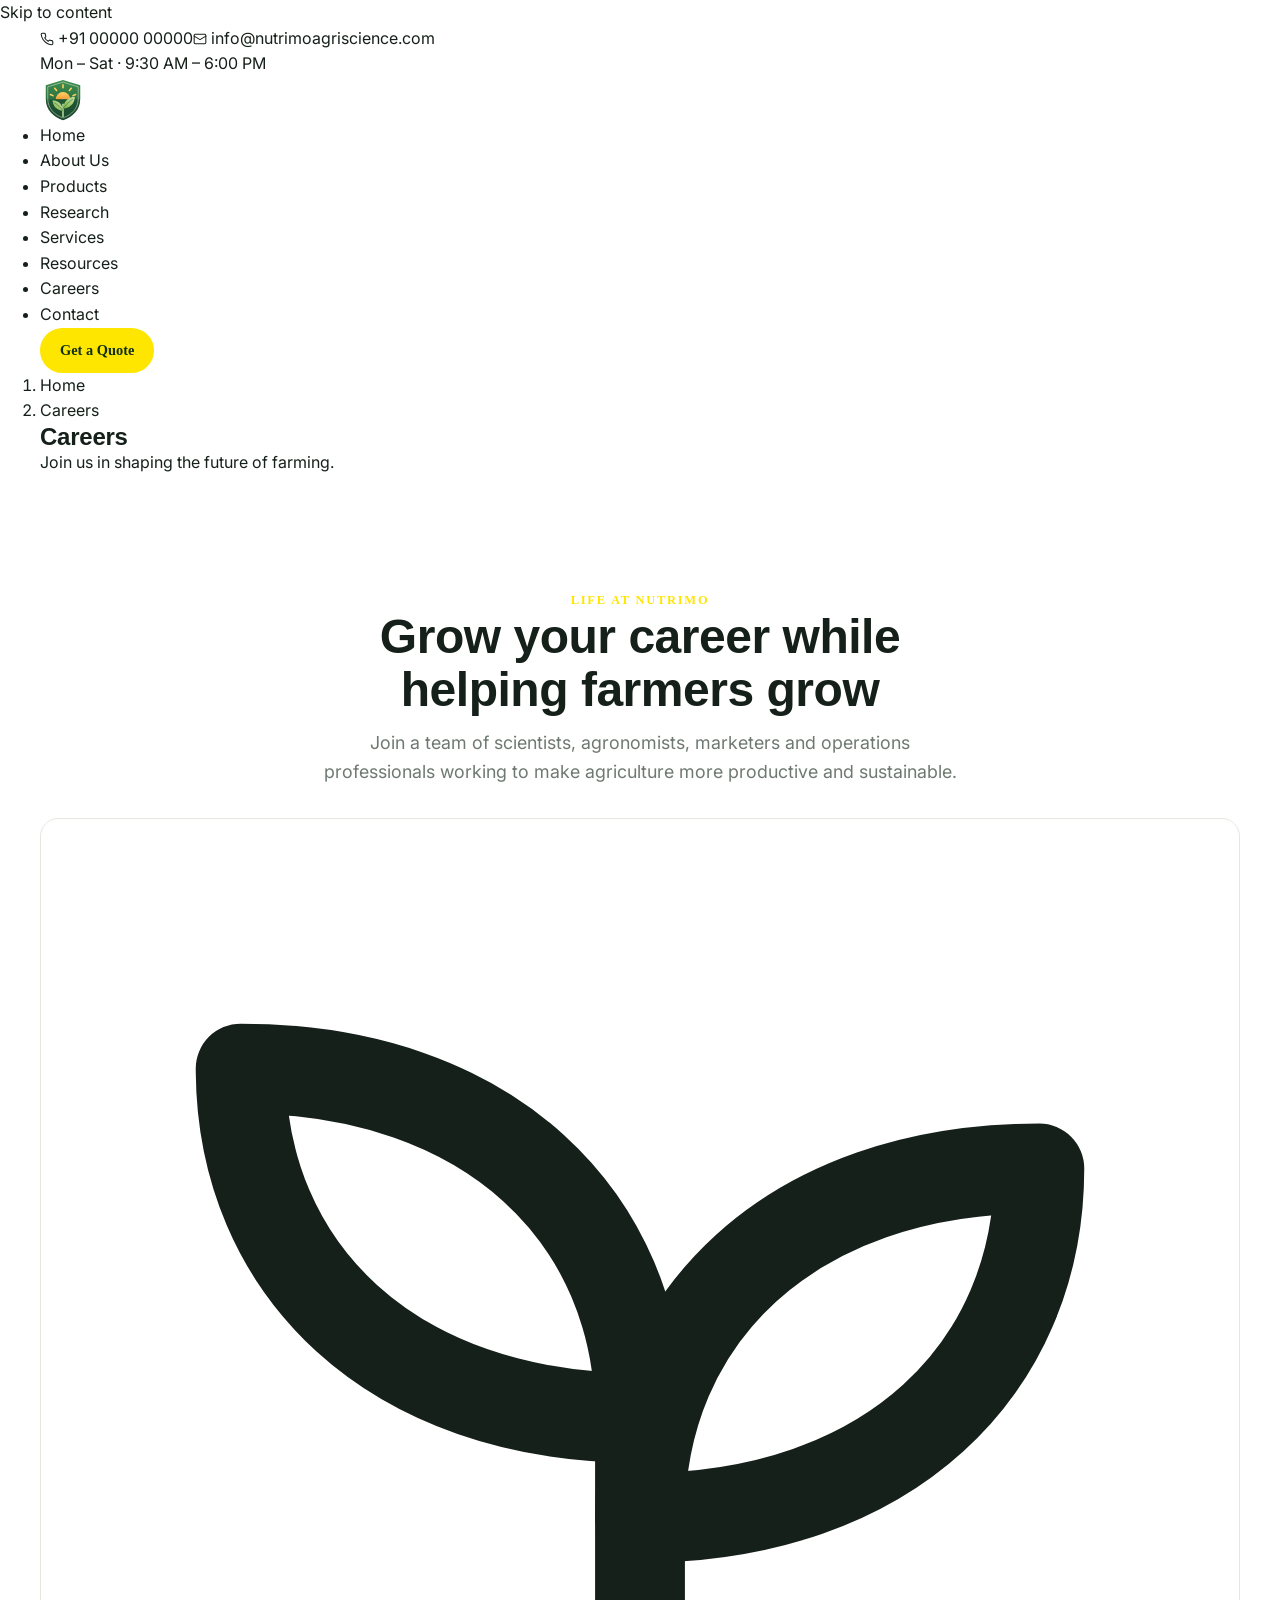
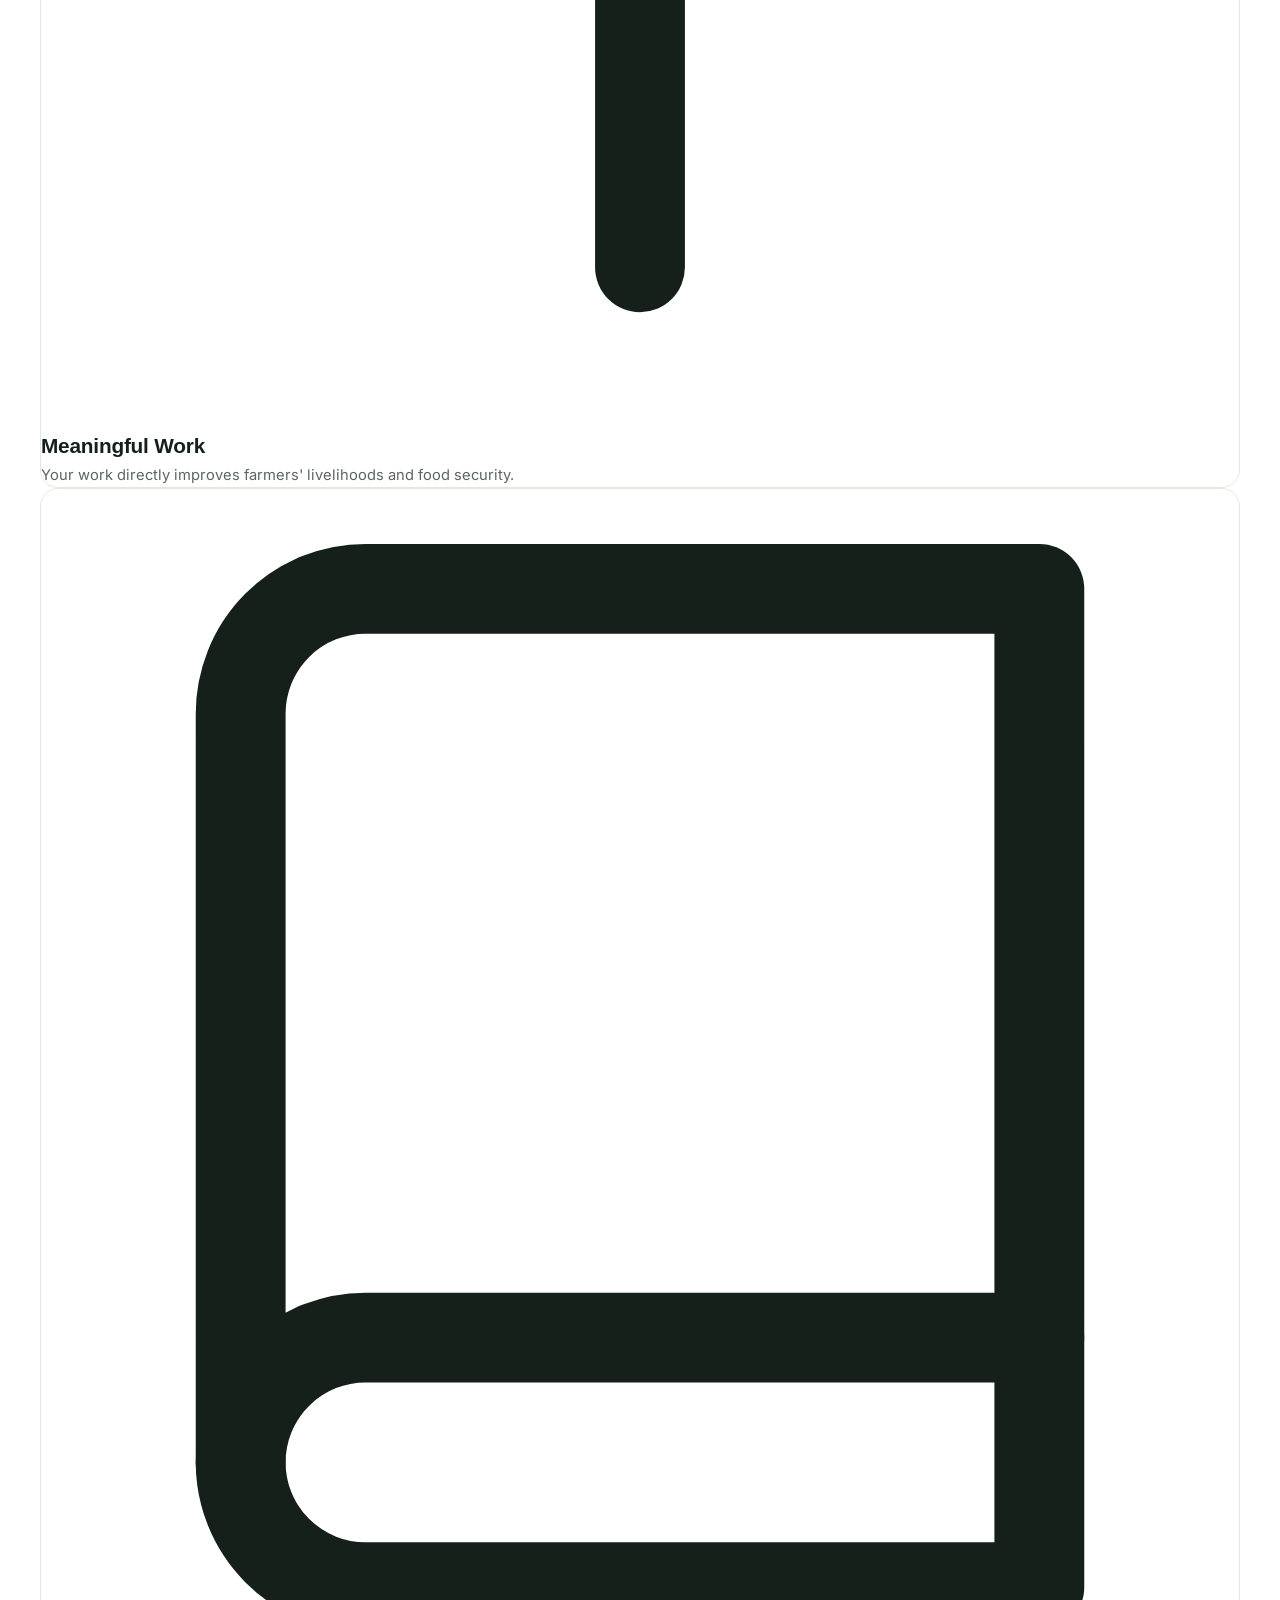
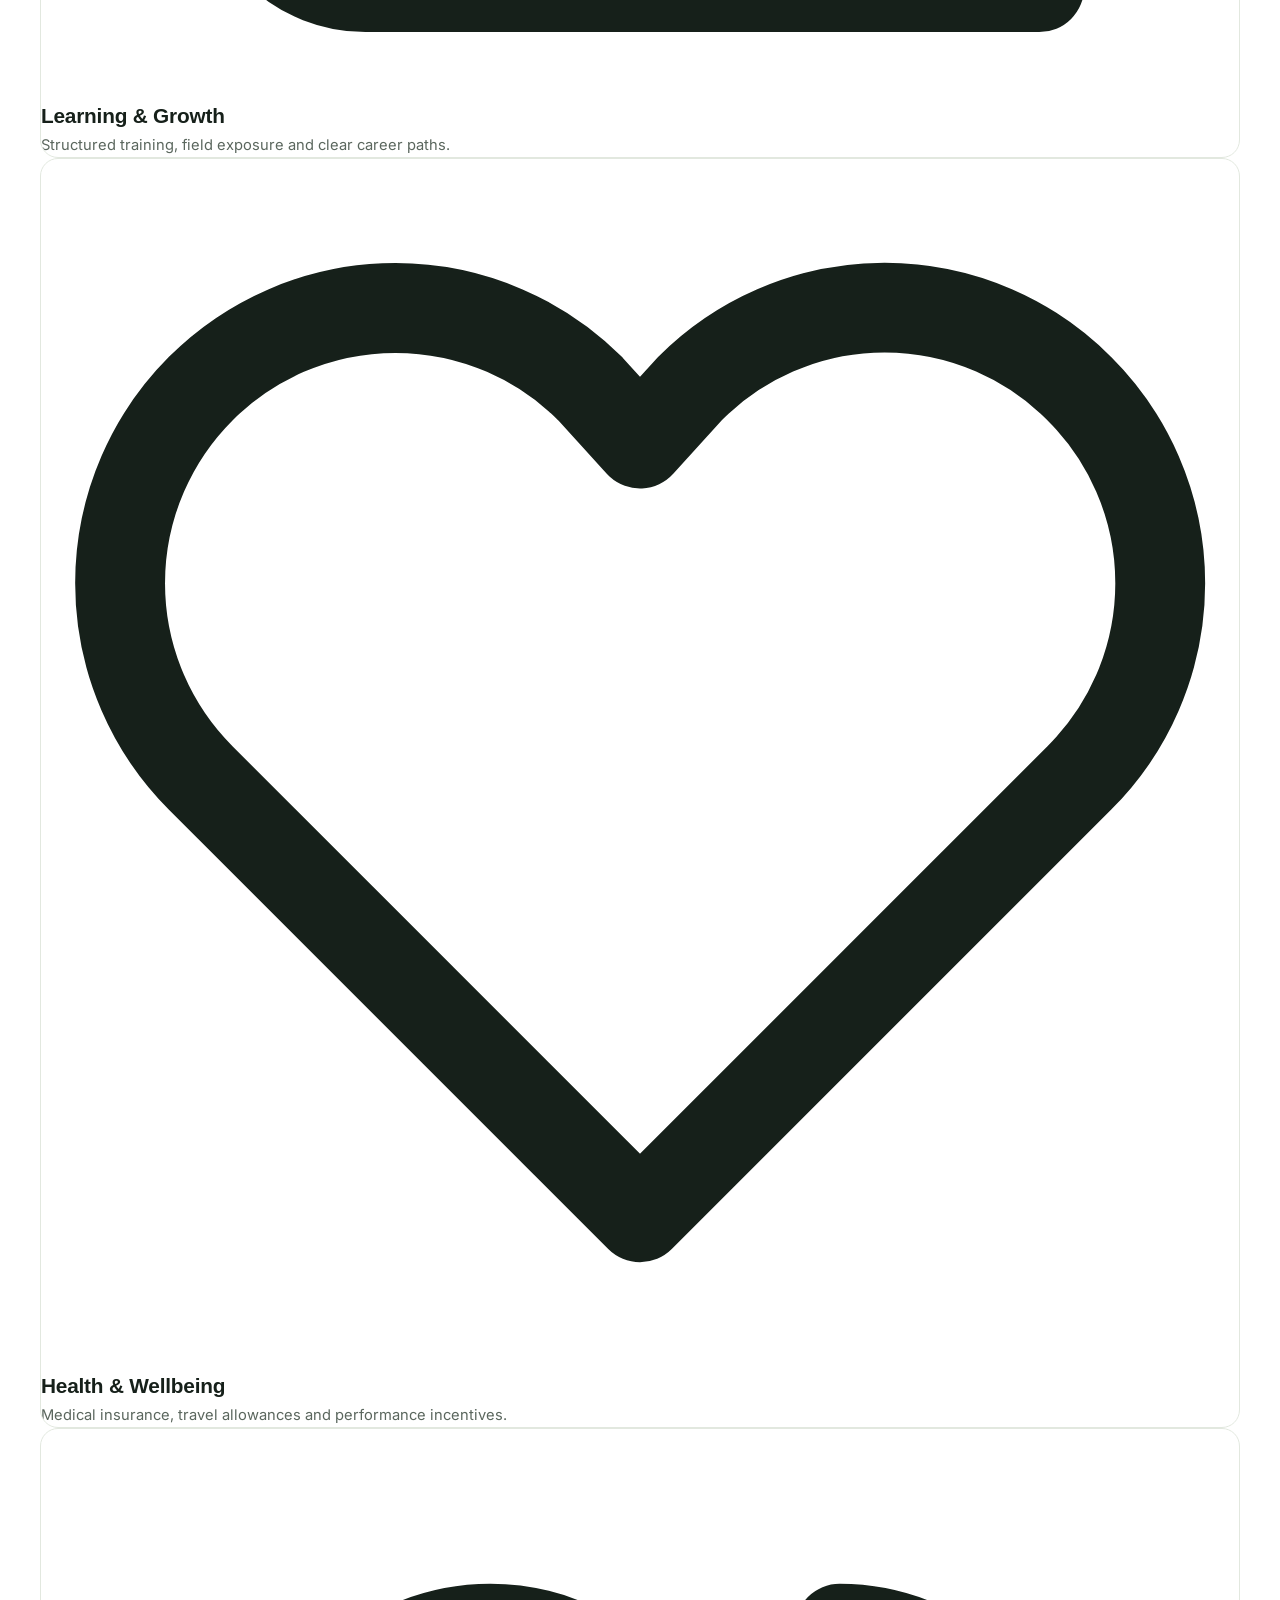
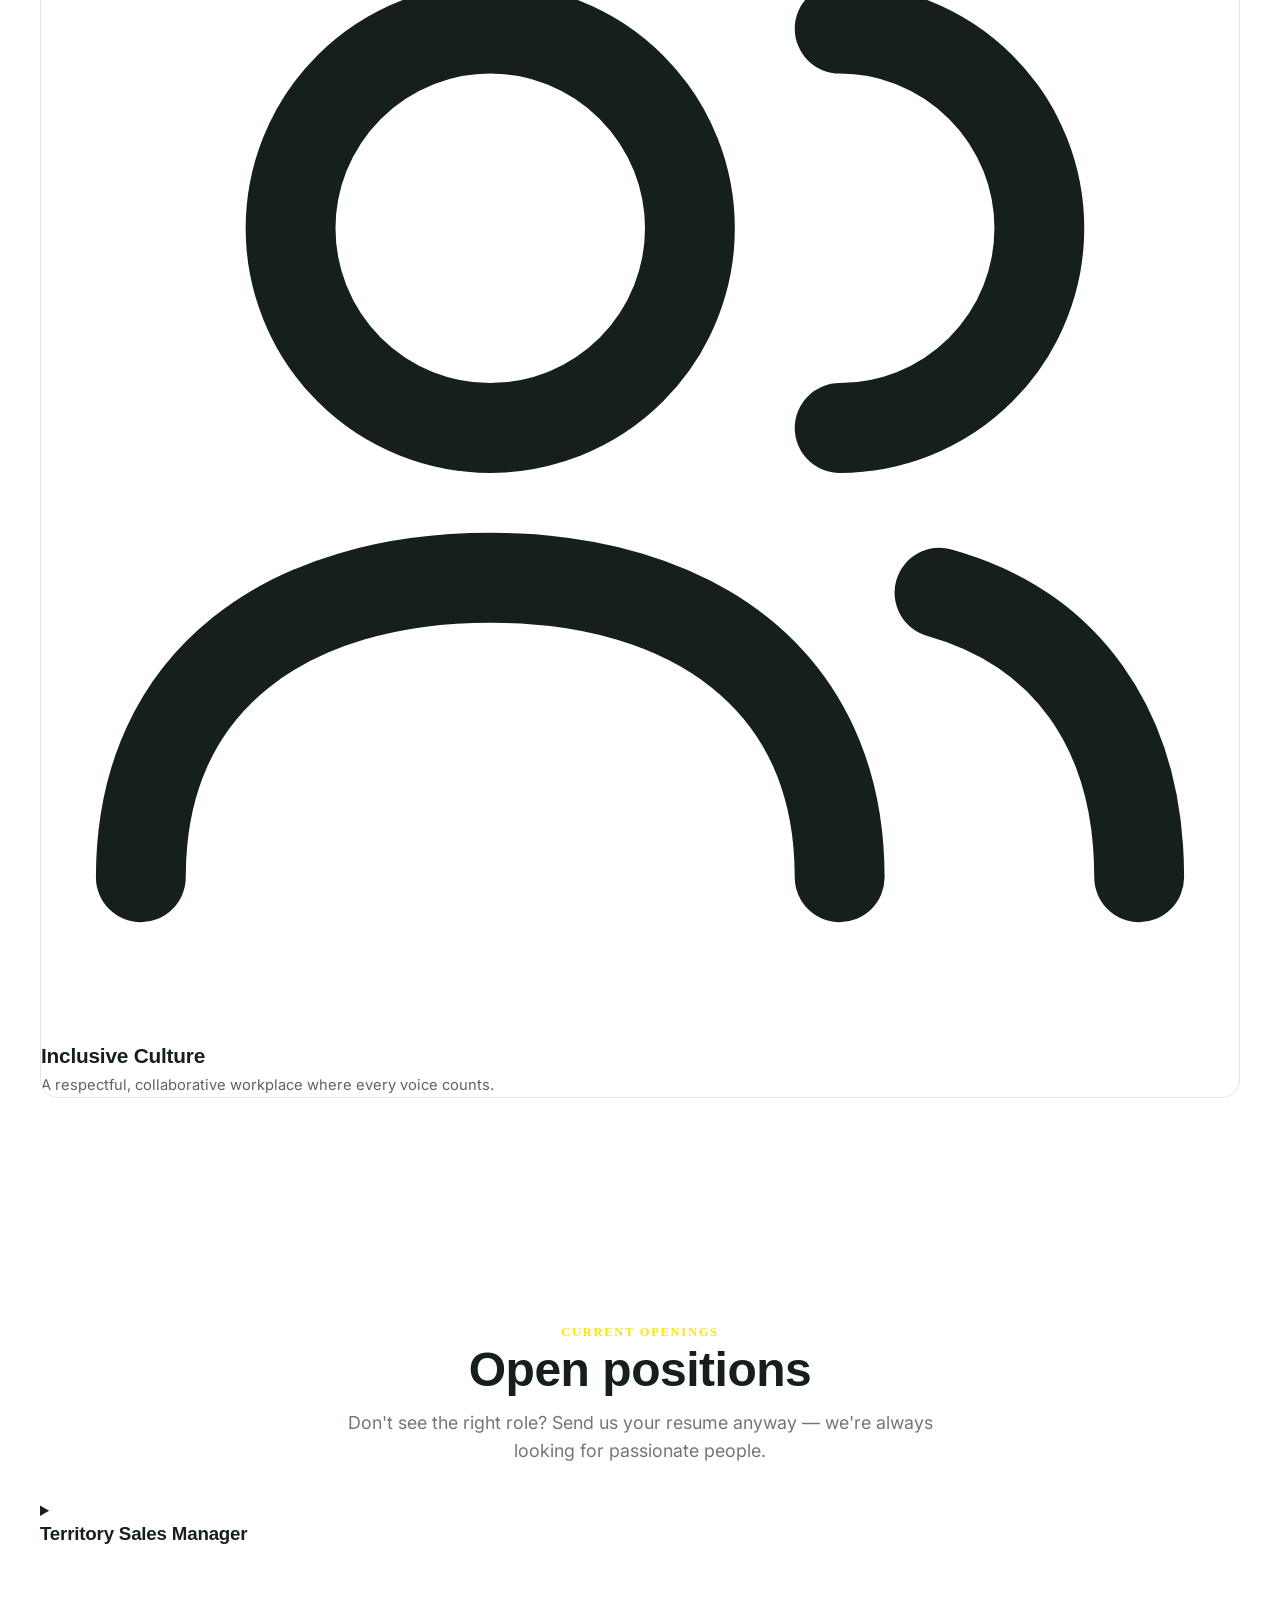
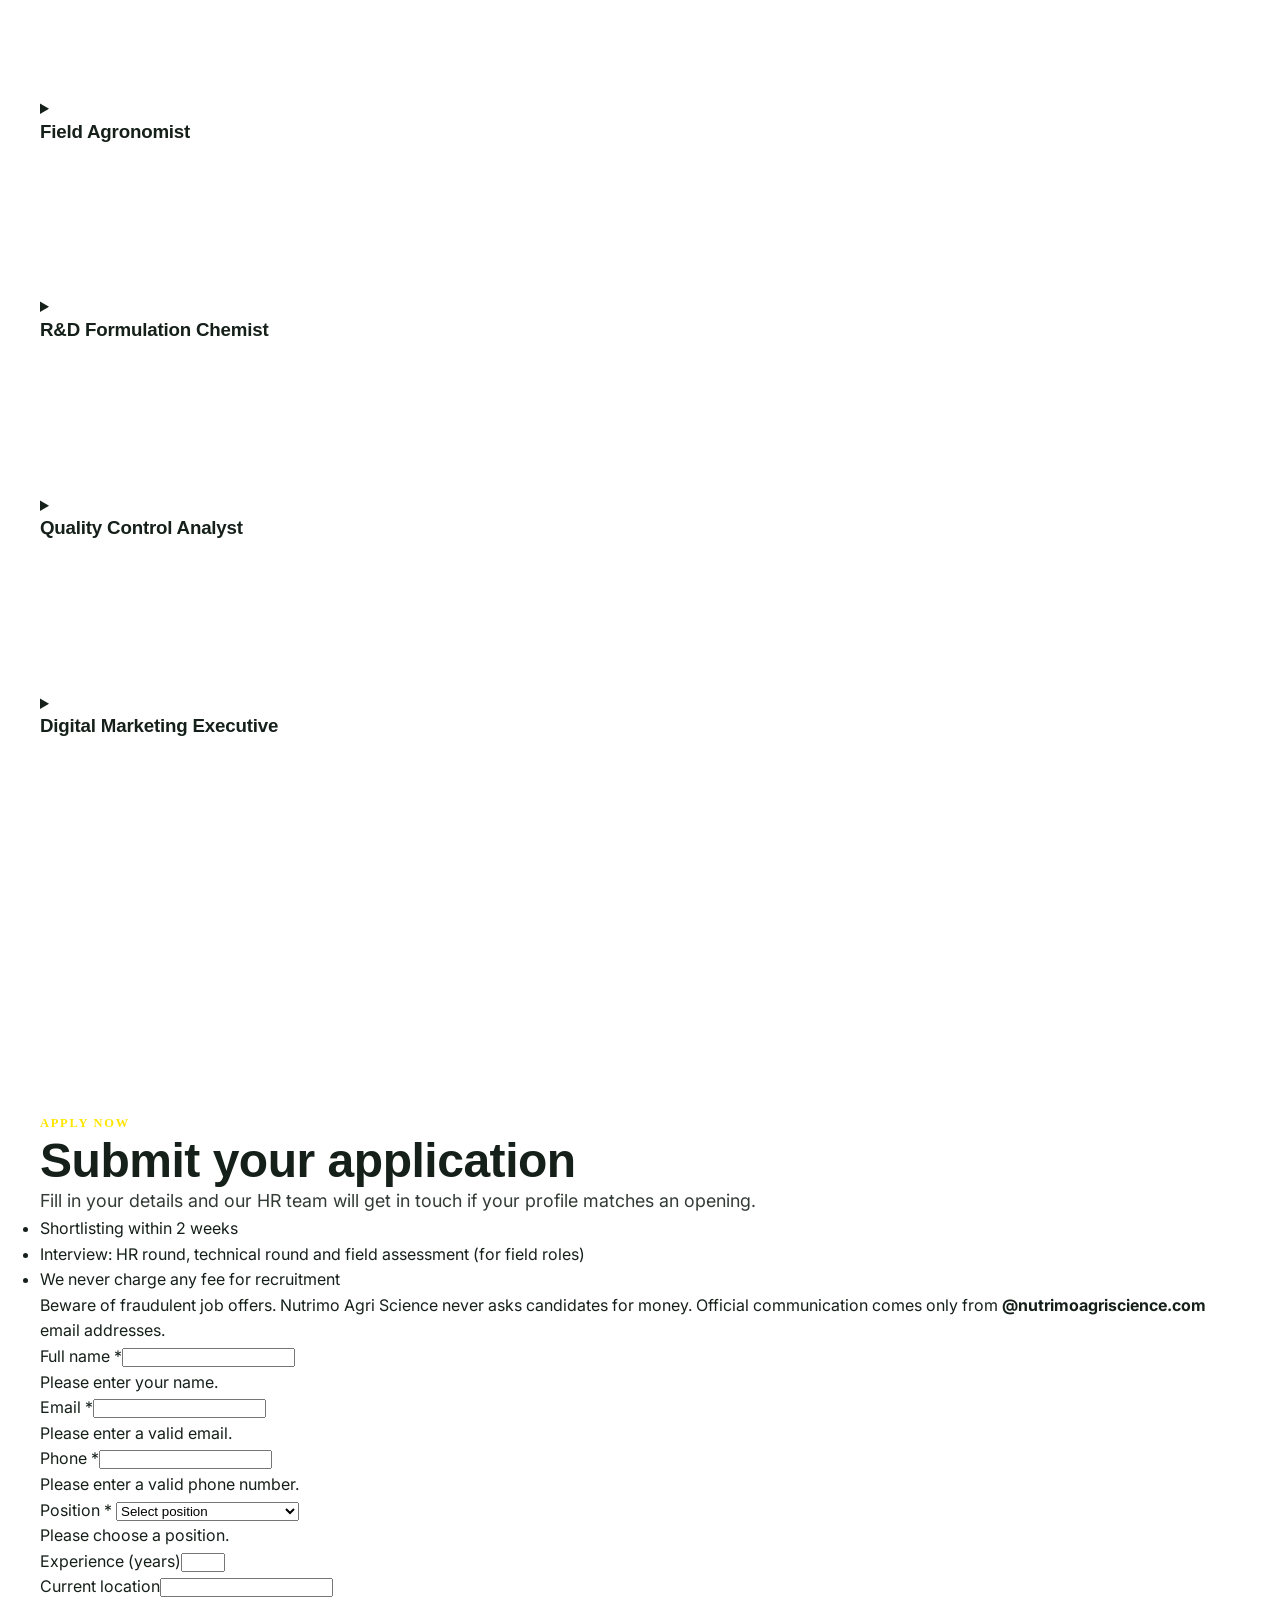
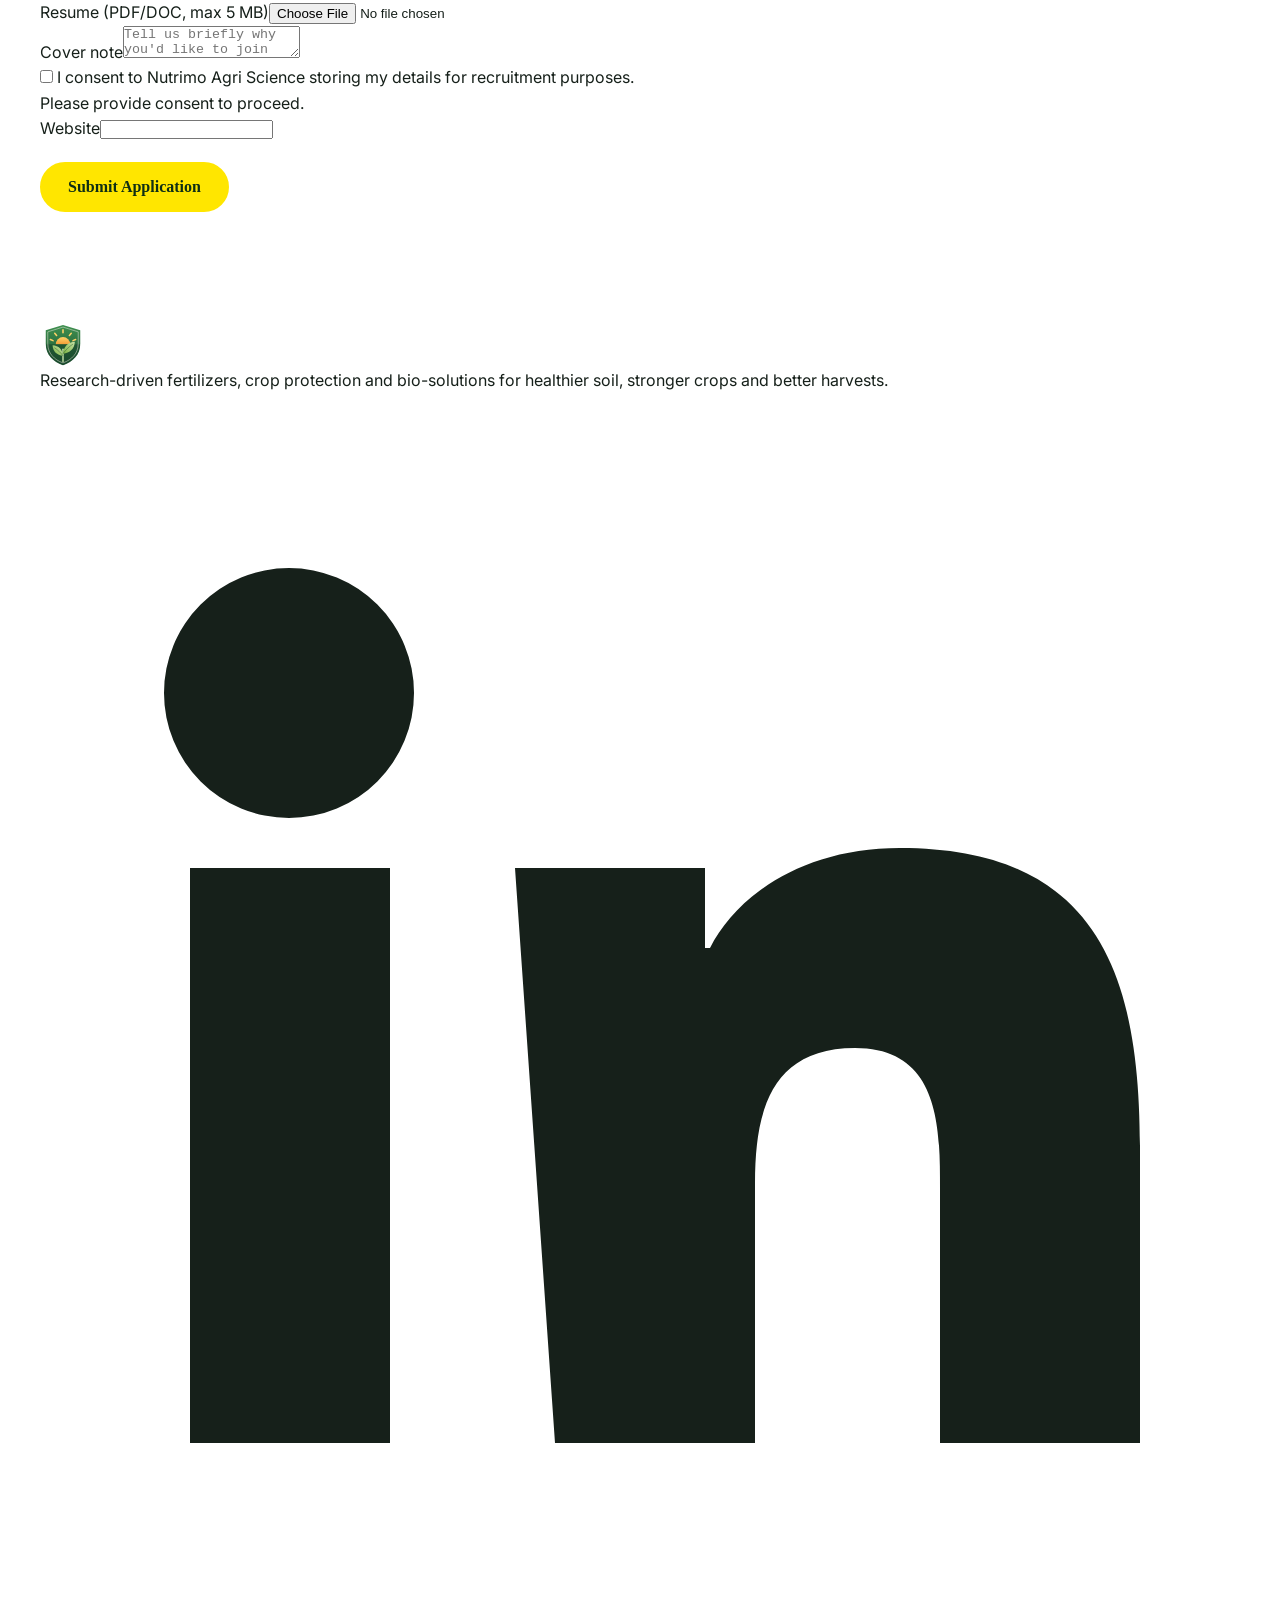
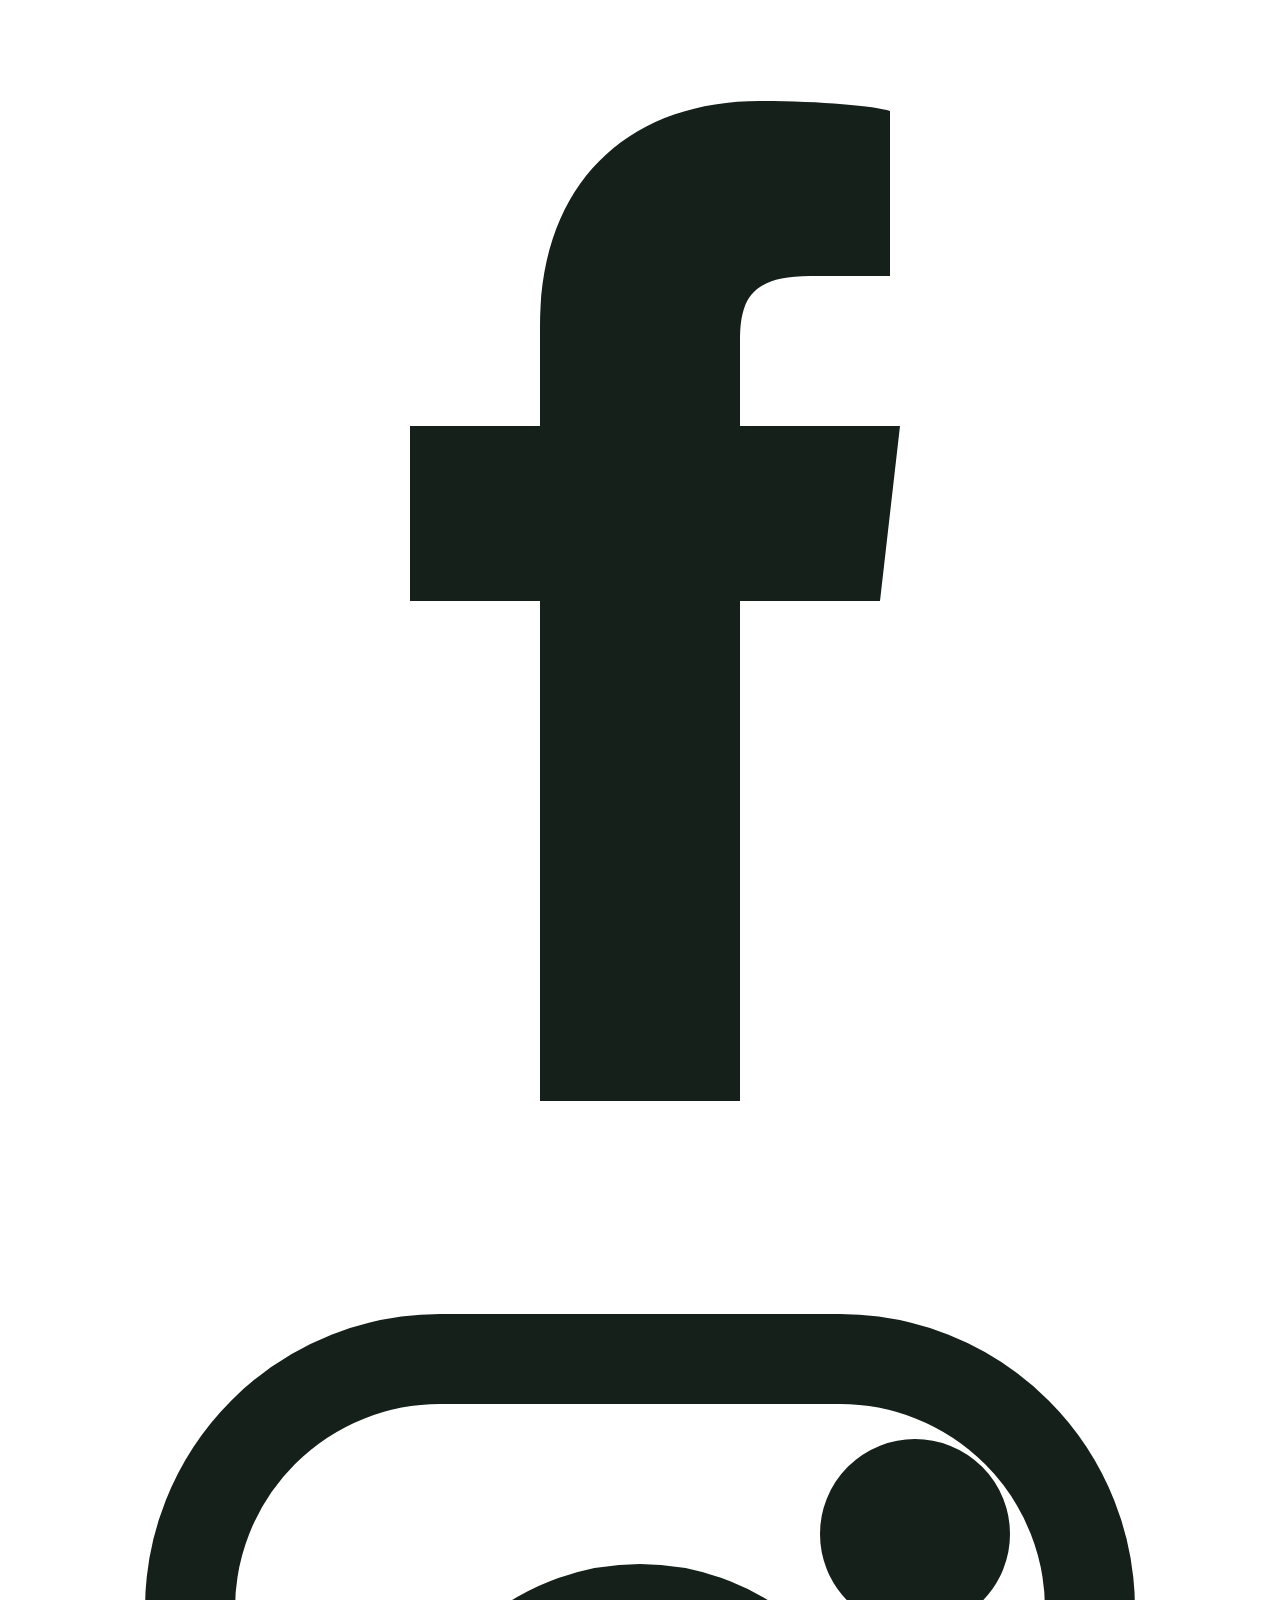
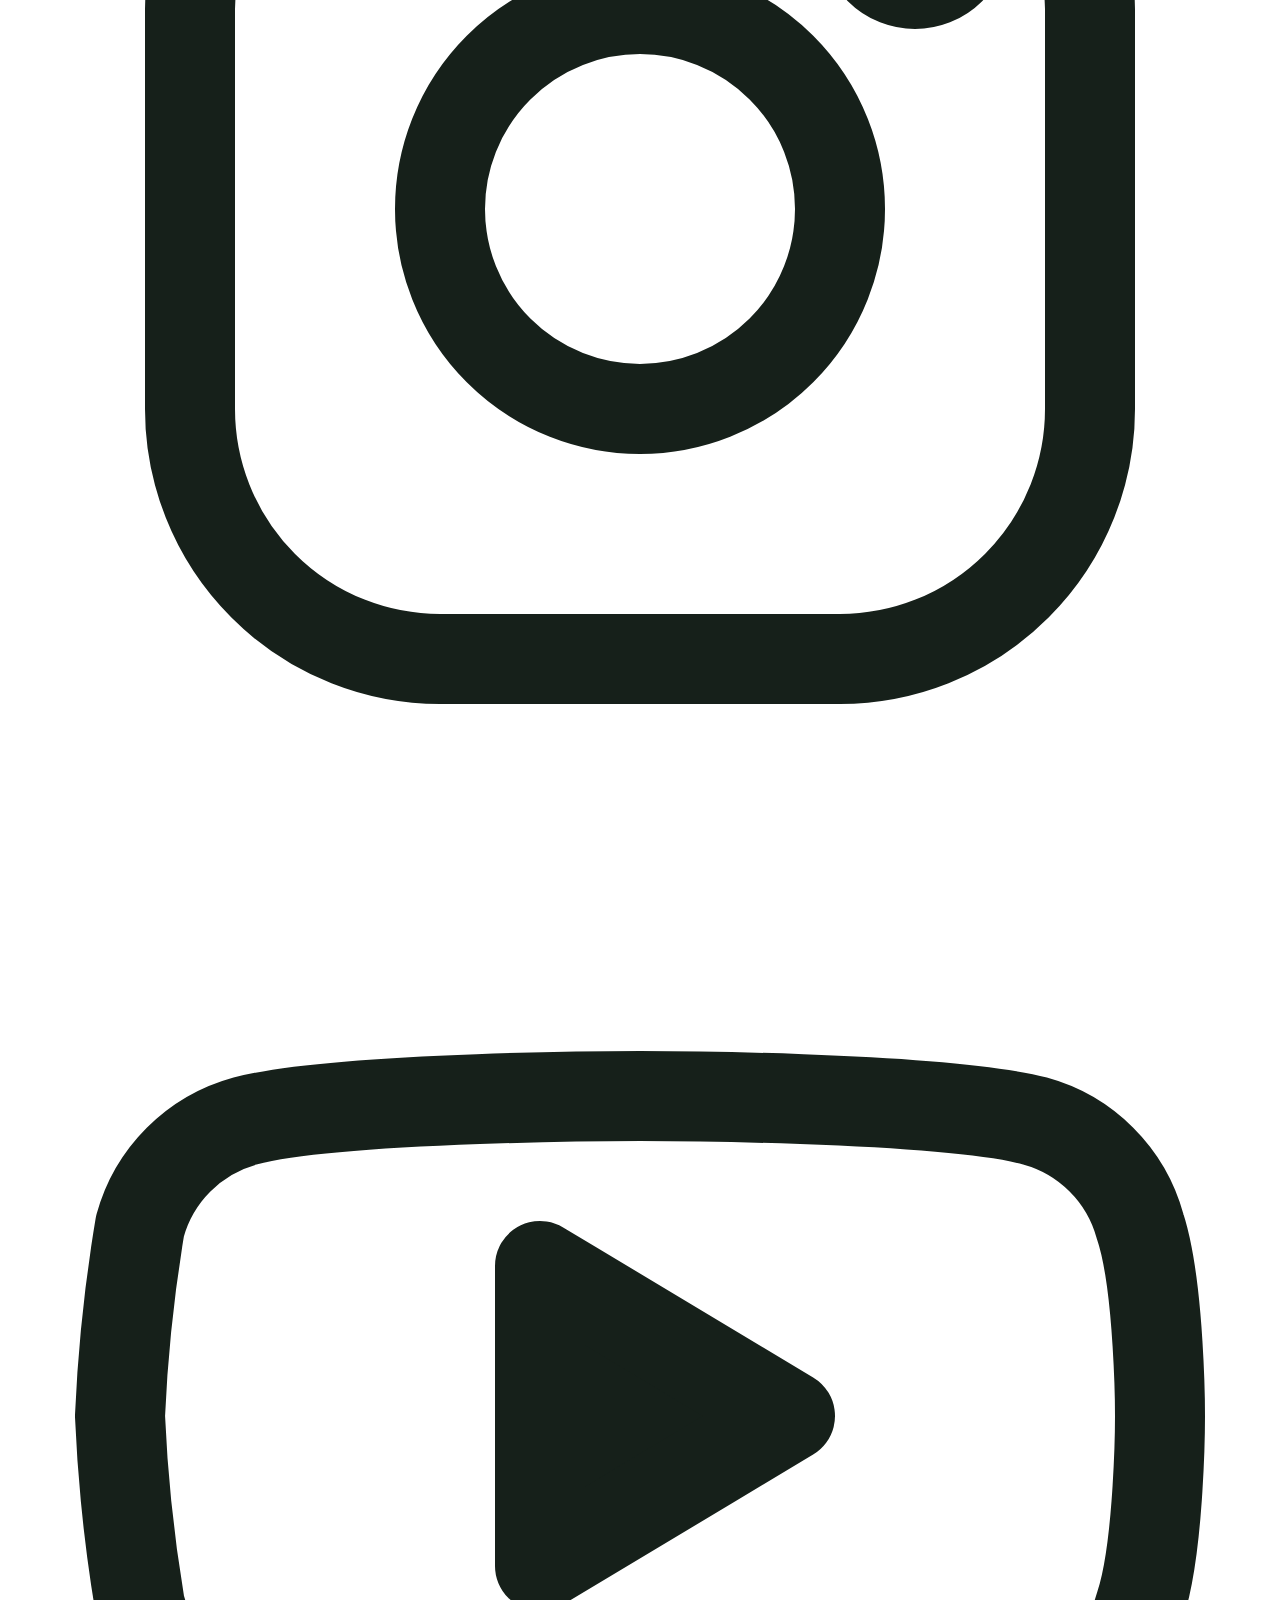
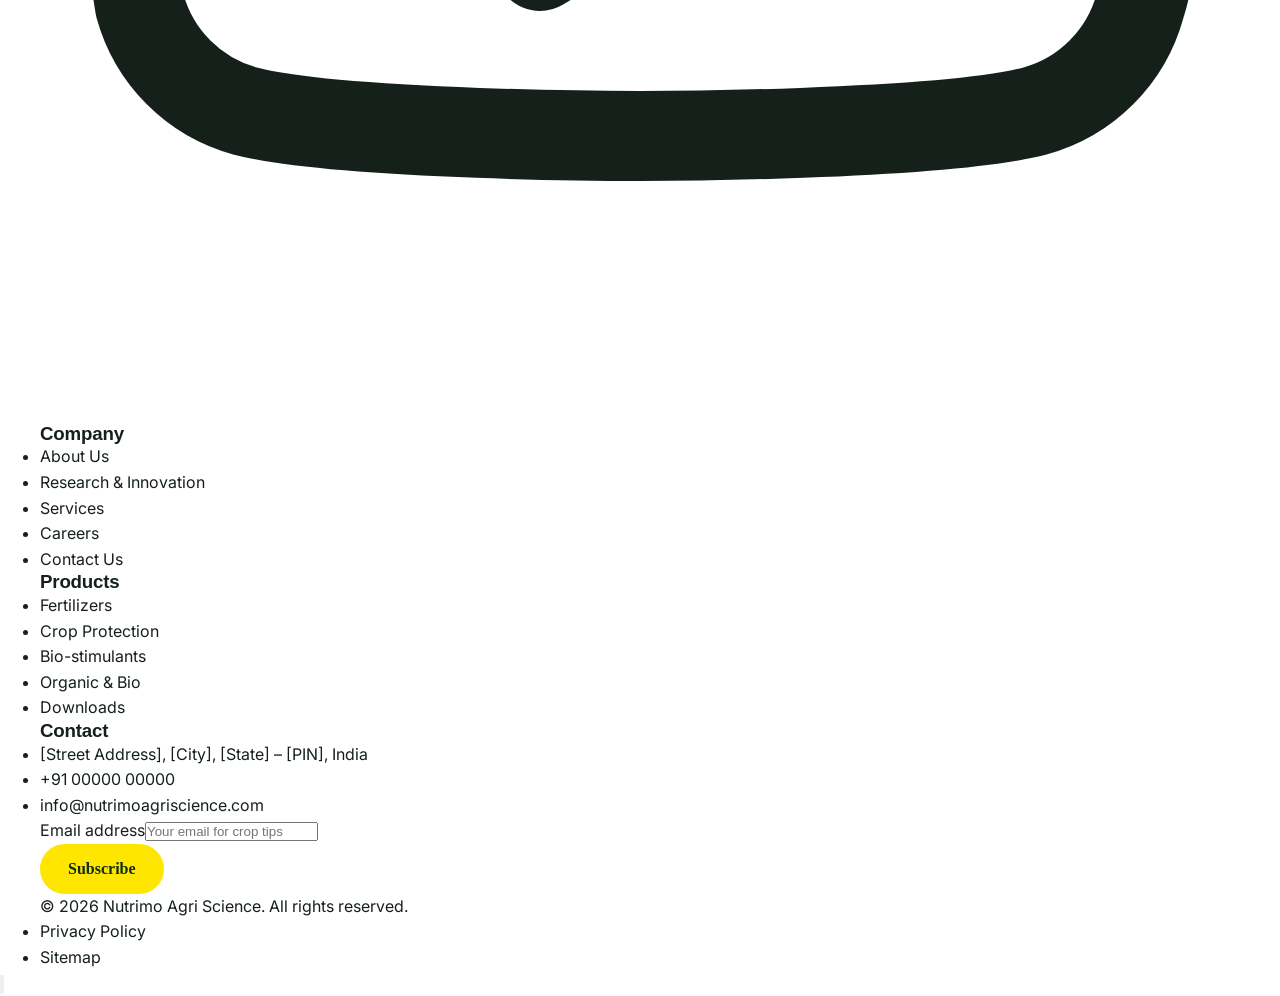
<file: careers.html>
<!doctype html>
<html lang="en" class="no-js">
<head>
<meta charset="utf-8">
<meta name="viewport" content="width=device-width, initial-scale=1">
<title>Careers | Nutrimo Agri Science</title>
<meta name="description" content="Build a rewarding career in agriculture. View open positions in sales, agronomy, R&D, quality and marketing at Nutrimo Agri Science.">
<meta name="robots" content="index, follow">
<link rel="canonical" href="https://www.nutrimoagriscience.com/careers.html">
<meta name="theme-color" content="#1c4f2e">
<meta property="og:type" content="website">
<meta property="og:site_name" content="Nutrimo Agri Science">
<meta property="og:title" content="Careers | Nutrimo Agri Science">
<meta property="og:description" content="Build a rewarding career in agriculture. View open positions in sales, agronomy, R&D, quality and marketing at Nutrimo Agri Science.">
<meta property="og:url" content="https://www.nutrimoagriscience.com/careers.html">
<meta property="og:image" content="https://www.nutrimoagriscience.com/assets/img/og-image.png">
<meta name="twitter:card" content="summary_large_image">
<link rel="icon" href="favicon.svg" type="image/svg+xml">
<link rel="apple-touch-icon" href="assets/img/apple-touch-icon.png">
<link rel="manifest" href="site.webmanifest">
<link rel="preconnect" href="https://fonts.googleapis.com">
<link rel="preconnect" href="https://fonts.gstatic.com" crossorigin>
<link href="https://fonts.googleapis.com/css2?family=Inter:wght@400;500;600&family=Manrope:wght@600;700;800&display=swap" rel="stylesheet">
<link rel="stylesheet" href="css/style.css">
<script type="application/ld+json">{"@context": "https://schema.org", "@type": "BreadcrumbList", "itemListElement": [{"@type": "ListItem", "position": 1, "name": "Home", "item": "https://www.nutrimoagriscience.com/"}, {"@type": "ListItem", "position": 2, "name": "Careers", "item": "https://www.nutrimoagriscience.com/careers.html"}]}</script>
</head>
<body>
<a class="skip-link" href="#main">Skip to content</a>
<div class="topbar">
  <div class="container">
    <div><span><svg style="width:14px;height:14px;display:inline;vertical-align:-2px" viewBox="0 0 24 24" fill="none" stroke="currentColor" stroke-width="1.8" stroke-linecap="round" stroke-linejoin="round" aria-hidden="true" focusable="false"><path d="M22 16.9v3a2 2 0 0 1-2.2 2 19.8 19.8 0 0 1-8.6-3.1 19.5 19.5 0 0 1-6-6A19.8 19.8 0 0 1 2.1 4.2 2 2 0 0 1 4.1 2h3a2 2 0 0 1 2 1.7c.1 1 .4 1.9.7 2.8a2 2 0 0 1-.5 2.1L8 9.9a16 16 0 0 0 6 6l1.3-1.3a2 2 0 0 1 2.1-.5c.9.3 1.8.6 2.8.7a2 2 0 0 1 1.7 2Z"/></svg> <a href="tel:+910000000000">+91 00000 00000</a></span><span class="hide-sm"><svg style="width:14px;height:14px;display:inline;vertical-align:-2px" viewBox="0 0 24 24" fill="none" stroke="currentColor" stroke-width="1.8" stroke-linecap="round" stroke-linejoin="round" aria-hidden="true" focusable="false"><rect x="2" y="4" width="20" height="16" rx="2"/><path d="m22 7-10 6L2 7"/></svg> <a href="mailto:info@nutrimoagriscience.com">info@nutrimoagriscience.com</a></span></div>
    <div class="hide-sm">Mon – Sat · 9:30 AM – 6:00 PM</div>
  </div>
</div>
<header class="site-header">
  <div class="container nav-wrap">
    <a class="brand" href="index.html" aria-label="Nutrimo Agri Science – Home">
      <img src="assets/img/logo-mark.svg" width="46" height="46" alt="">
      <span class="brand-text"><strong>Nutrimo</strong><small>Agri Science</small></span>
    </a>
    <button class="nav-toggle" type="button" aria-expanded="false" aria-controls="site-nav"><span></span><span></span><span></span><span class="sr-only">Menu</span></button>
    <nav id="site-nav" class="site-nav" aria-label="Main navigation">
      <ul><li><a href="index.html">Home</a></li><li><a href="about.html">About Us</a></li><li><a href="products.html">Products</a></li><li><a href="research.html">Research</a></li><li><a href="services.html">Services</a></li><li><a href="resources.html">Resources</a></li><li><a href="careers.html" aria-current="page">Careers</a></li><li><a href="contact.html">Contact</a></li></ul>
      <a class="btn btn-sm" href="contact.html#inquiry">Get a Quote</a>
    </nav>
  </div>
</header>
<main id="main">
<section class="page-hero">
  <div class="container">
    <nav aria-label="Breadcrumb"><ol class="breadcrumb"><li><a href="index.html">Home</a></li><li aria-current="page">Careers</li></ol></nav>
    <h1>Careers</h1>
    <p>Join us in shaping the future of farming.</p>
  </div>
</section>
<section class="section" aria-labelledby="why-work-title">
  <div class="container">
    <div class="section-head">
      <span class="eyebrow">Life at Nutrimo</span>
      <h2 id="why-work-title">Grow your career while helping farmers grow</h2>
      <p class="lead">Join a team of scientists, agronomists, marketers and operations professionals working to make agriculture more productive and sustainable.</p>
    </div>
    <div class="grid grid-4">
      <article class="card reveal"><div class="icon"><svg viewBox="0 0 24 24" fill="none" stroke="currentColor" stroke-width="1.8" stroke-linecap="round" stroke-linejoin="round" aria-hidden="true" focusable="false"><path d="M12 21v-9"/><path d="M12 12C12 8 9 5 4 5c0 4 3 7 8 7Z"/><path d="M12 14c0-4 3-7 8-7 0 4-3 7-8 7Z"/></svg></div><h3>Meaningful Work</h3><p class="muted">Your work directly improves farmers' livelihoods and food security.</p></article>
      <article class="card reveal"><div class="icon sun"><svg viewBox="0 0 24 24" fill="none" stroke="currentColor" stroke-width="1.8" stroke-linecap="round" stroke-linejoin="round" aria-hidden="true" focusable="false"><path d="M4 19.5A2.5 2.5 0 0 1 6.5 17H20V2H6.5A2.5 2.5 0 0 0 4 4.5v15Z"/><path d="M4 19.5A2.5 2.5 0 0 0 6.5 22H20v-5"/></svg></div><h3>Learning &amp; Growth</h3><p class="muted">Structured training, field exposure and clear career paths.</p></article>
      <article class="card reveal"><div class="icon earth"><svg viewBox="0 0 24 24" fill="none" stroke="currentColor" stroke-width="1.8" stroke-linecap="round" stroke-linejoin="round" aria-hidden="true" focusable="false"><path d="M20.8 4.6a5.5 5.5 0 0 0-7.8 0L12 5.7l-1-1.1a5.5 5.5 0 0 0-7.8 7.8L12 21.2l8.8-8.8a5.5 5.5 0 0 0 0-7.8Z"/></svg></div><h3>Health &amp; Wellbeing</h3><p class="muted">Medical insurance, travel allowances and performance incentives.</p></article>
      <article class="card reveal"><div class="icon"><svg viewBox="0 0 24 24" fill="none" stroke="currentColor" stroke-width="1.8" stroke-linecap="round" stroke-linejoin="round" aria-hidden="true" focusable="false"><circle cx="9" cy="8" r="4"/><path d="M2 21c0-4 3-6 7-6s7 2 7 6"/><path d="M16 4a4 4 0 0 1 0 8M22 21c0-3-1.5-5-4-5.7"/></svg></div><h3>Inclusive Culture</h3><p class="muted">A respectful, collaborative workplace where every voice counts.</p></article>
    </div>
  </div>
</section>

<section class="section section-alt" aria-labelledby="openings-title" id="openings">
  <div class="container">
    <div class="section-head">
      <span class="eyebrow">Current openings</span>
      <h2 id="openings-title">Open positions</h2>
      <p class="lead">Don't see the right role? Send us your resume anyway — we're always looking for passionate people.</p>
    </div>
    <!-- Edit these openings to match your actual vacancies -->
    <div class="jobs">
      <details class="job reveal">
        <summary><h3>Territory Sales Manager</h3><span class="job-meta"><span class="tag">Sales</span><span class="tag">Multiple locations</span><span class="tag">Full-time</span><span class="tag">3–6 years</span></span></summary>
        <div class="job-body">
          <p>Drive sales of crop nutrition and protection products through dealers and distributors in your territory.</p>
          <h4>Responsibilities</h4><ul><li>Achieve sales and collection targets</li><li>Appoint and develop dealers</li><li>Plan farmer meetings and demonstrations</li><li>Track market and competitor activity</li></ul>
          <h4>Requirements</h4><ul><li>B.Sc./M.Sc. Agriculture or MBA (Agri-business)</li><li>Experience in agro-chemicals or fertilizers</li><li>Two-wheeler and valid licence</li></ul>
          <a class="btn btn-sm" href="careers.html?position=Territory%20Sales%20Manager#apply">Apply for this role</a>
        </div>
      </details>
      <details class="job reveal">
        <summary><h3>Field Agronomist</h3><span class="job-meta"><span class="tag">Technical</span><span class="tag">Field-based</span><span class="tag">Full-time</span><span class="tag">1–4 years</span></span></summary>
        <div class="job-body">
          <p>Provide on-field technical support to farmers and run product demonstrations.</p>
          <h4>Responsibilities</h4><ul><li>Conduct crop diagnosis and advisory</li><li>Set up and monitor demo plots</li><li>Train farmers on product use and safety</li><li>Collect field feedback for R&D</li></ul>
          <h4>Requirements</h4><ul><li>B.Sc./M.Sc. Agriculture</li><li>Good communication in the local language</li><li>Willingness to travel</li></ul>
          <a class="btn btn-sm" href="careers.html?position=Field%20Agronomist#apply">Apply for this role</a>
        </div>
      </details>
      <details class="job reveal">
        <summary><h3>R&amp;D Formulation Chemist</h3><span class="job-meta"><span class="tag">Research</span><span class="tag">R&amp;D Centre</span><span class="tag">Full-time</span><span class="tag">2–5 years</span></span></summary>
        <div class="job-body">
          <p>Develop and optimise fertilizer and crop protection formulations.</p>
          <h4>Responsibilities</h4><ul><li>Design SC, WG, EC and liquid formulations</li><li>Run stability and compatibility studies</li><li>Prepare technical documentation</li></ul>
          <h4>Requirements</h4><ul><li>M.Sc. Chemistry / Agricultural Chemistry</li><li>Hands-on lab experience with formulation</li><li>Knowledge of analytical methods (HPLC/GC preferred)</li></ul>
          <a class="btn btn-sm" href="careers.html?position=R%26D%20Formulation%20Chemist#apply">Apply for this role</a>
        </div>
      </details>
      <details class="job reveal">
        <summary><h3>Quality Control Analyst</h3><span class="job-meta"><span class="tag">Quality</span><span class="tag">Manufacturing Plant</span><span class="tag">Full-time</span><span class="tag">1–3 years</span></span></summary>
        <div class="job-body">
          <p>Test raw materials and finished products to ensure every batch meets specification.</p>
          <h4>Responsibilities</h4><ul><li>Perform chemical analysis as per SOPs</li><li>Maintain QC records and retain samples</li><li>Support audits and documentation</li></ul>
          <h4>Requirements</h4><ul><li>B.Sc./M.Sc. Chemistry</li><li>Familiarity with GLP practices</li></ul>
          <a class="btn btn-sm" href="careers.html?position=Quality%20Control%20Analyst#apply">Apply for this role</a>
        </div>
      </details>
      <details class="job reveal">
        <summary><h3>Digital Marketing Executive</h3><span class="job-meta"><span class="tag">Marketing</span><span class="tag">Corporate Office</span><span class="tag">Full-time</span><span class="tag">1–3 years</span></span></summary>
        <div class="job-body">
          <p>Grow our brand and farmer engagement across digital channels.</p>
          <h4>Responsibilities</h4><ul><li>Manage social media and content calendar</li><li>Create farmer-friendly videos and posts</li><li>Track campaign performance</li></ul>
          <h4>Requirements</h4><ul><li>Graduate in marketing or communications</li><li>Experience with social media tools</li><li>Interest in agriculture is a plus</li></ul>
          <a class="btn btn-sm" href="careers.html?position=Digital%20Marketing%20Executive#apply">Apply for this role</a>
        </div>
      </details>
    </div>
  </div>
</section>

<section class="section" aria-labelledby="apply-title" id="apply">
  <div class="container split" style="align-items:start">
    <div>
      <span class="eyebrow">Apply now</span>
      <h2 id="apply-title">Submit your application</h2>
      <p class="lead">Fill in your details and our HR team will get in touch if your profile matches an opening.</p>
      <ul class="check-list">
        <li>Shortlisting within 2 weeks</li>
        <li>Interview: HR round, technical round and field assessment (for field roles)</li>
        <li>We never charge any fee for recruitment</li>
      </ul>
      <p class="notice">Beware of fraudulent job offers. Nutrimo Agri Science never asks candidates for money. Official communication comes only from <strong>@nutrimoagriscience.com</strong> email addresses.</p>
    </div>
    <div class="form-card">
      <form data-form data-endpoint="" data-mailto="careers@nutrimoagriscience.com" data-subject="Job application — Nutrimo website" data-success="Thank you for applying! Our HR team will review your profile and contact you if it matches an opening." novalidate>
        <div class="form-grid">
          <div class="field"><label for="j-name">Full name <span class="req">*</span></label><input id="j-name" name="name" required autocomplete="name"><p class="error-msg">Please enter your name.</p></div>
          <div class="field"><label for="j-email">Email <span class="req">*</span></label><input id="j-email" name="email" type="email" required autocomplete="email"><p class="error-msg">Please enter a valid email.</p></div>
          <div class="field"><label for="j-phone">Phone <span class="req">*</span></label><input id="j-phone" name="phone" type="tel" required pattern="[0-9+\-\s]{8,15}" autocomplete="tel"><p class="error-msg">Please enter a valid phone number.</p></div>
          <div class="field"><label for="j-pos">Position <span class="req">*</span></label>
            <select id="j-pos" name="position" required data-prefill="position">
              <option value="">Select position</option>
              <option>Territory Sales Manager</option>
              <option>Field Agronomist</option>
              <option>R&amp;D Formulation Chemist</option>
              <option>Quality Control Analyst</option>
              <option>Digital Marketing Executive</option>
              <option>General application</option>
            </select><p class="error-msg">Please choose a position.</p></div>
          <div class="field"><label for="j-exp">Experience (years)</label><input id="j-exp" name="experience" type="number" min="0" max="50"></div>
          <div class="field"><label for="j-loc">Current location</label><input id="j-loc" name="current_location"></div>
          <div class="field full"><label for="j-cv">Resume (PDF/DOC, max 5 MB)</label><input id="j-cv" name="resume" type="file" accept=".pdf,.doc,.docx"></div>
          <div class="field full"><label for="j-msg">Cover note</label><textarea id="j-msg" name="message" placeholder="Tell us briefly why you'd like to join Nutrimo"></textarea></div>
          <div class="field full"><label class="check"><input type="checkbox" name="consent" value="yes" required> I consent to Nutrimo Agri Science storing my details for recruitment purposes.</label><p class="error-msg">Please provide consent to proceed.</p></div>
          <div class="hp" aria-hidden="true"><label>Website<input name="website" tabindex="-1" autocomplete="off"></label></div>
        </div>
        <button class="btn" type="submit" style="margin-top:20px">Submit Application</button>
        <p class="form-status" aria-live="polite"></p>
      </form>
    </div>
  </div>
</section>

</main>
<footer class="site-footer">
  <div class="container">
    <div class="footer-grid">
      <div>
        <a class="brand" href="index.html" aria-label="Nutrimo Agri Science – Home">
          <img src="assets/img/logo-mark.svg" width="46" height="46" alt="">
          <span class="brand-text"><strong>Nutrimo</strong><small>Agri Science</small></span>
        </a>
        <p>Research-driven fertilizers, crop protection and bio-solutions for healthier soil, stronger crops and better harvests.</p>
        <div class="socials">
          <a href="#" aria-label="Nutrimo on LinkedIn"><svg viewBox="0 0 24 24" fill="none" stroke="currentColor" stroke-width="1.8" stroke-linecap="round" stroke-linejoin="round" aria-hidden="true" focusable="false"><path fill="currentColor" stroke="none" d="M4.98 3.5a2.5 2.5 0 1 1 0 5 2.5 2.5 0 0 1 0-5ZM3 9.5h4V21H3Zm6.5 0h3.8v1.6h.1c.5-1 1.8-2 3.8-2 4 0 4.8 2.6 4.8 6V21h-4v-5.1c0-1.2 0-2.8-1.7-2.8s-2 1.3-2 2.7V21h-4Z"/></svg></a>
          <a href="#" aria-label="Nutrimo on Facebook"><svg viewBox="0 0 24 24" fill="none" stroke="currentColor" stroke-width="1.8" stroke-linecap="round" stroke-linejoin="round" aria-hidden="true" focusable="false"><path fill="currentColor" stroke="none" d="M14 8.5V6.8c0-.8.2-1.3 1.4-1.3H17V2.2C16.7 2.1 15.6 2 14.4 2 11.8 2 10 3.6 10 6.5v2H7.4V12H10v10h4V12h2.8l.4-3.5Z"/></svg></a>
          <a href="#" aria-label="Nutrimo on Instagram"><svg viewBox="0 0 24 24" fill="none" stroke="currentColor" stroke-width="1.8" stroke-linecap="round" stroke-linejoin="round" aria-hidden="true" focusable="false"><rect x="3" y="3" width="18" height="18" rx="5"/><circle cx="12" cy="12" r="4"/><circle cx="17.5" cy="6.5" r="1" fill="currentColor"/></svg></a>
          <a href="#" aria-label="Nutrimo on YouTube"><svg viewBox="0 0 24 24" fill="none" stroke="currentColor" stroke-width="1.8" stroke-linecap="round" stroke-linejoin="round" aria-hidden="true" focusable="false"><path d="M22 8.2a3 3 0 0 0-2.1-2.1C18 5.6 12 5.6 12 5.6s-6 0-7.9.5A3 3 0 0 0 2 8.2 31 31 0 0 0 1.6 12 31 31 0 0 0 2 15.8a3 3 0 0 0 2.1 2.1c1.9.5 7.9.5 7.9.5s6 0 7.9-.5a3 3 0 0 0 2.1-2.1c.4-1.2.4-3.8.4-3.8s0-2.6-.4-3.8Z"/><path d="m10 15 5-3-5-3Z" fill="currentColor"/></svg></a>
        </div>
      </div>
      <div>
        <h3>Company</h3>
        <ul><li><a href="about.html">About Us</a></li><li><a href="research.html">Research &amp; Innovation</a></li><li><a href="services.html">Services</a></li><li><a href="careers.html">Careers</a></li><li><a href="contact.html">Contact Us</a></li></ul>
      </div>
      <div>
        <h3>Products</h3>
        <ul><li><a href="products.html#fertilizers">Fertilizers</a></li><li><a href="products.html#pesticides">Crop Protection</a></li><li><a href="products.html#biostimulants">Bio-stimulants</a></li><li><a href="products.html#organic">Organic &amp; Bio</a></li><li><a href="resources.html">Downloads</a></li></ul>
      </div>
      <div>
        <h3>Contact</h3>
        <ul>
          <li>[Street Address], [City], [State] – [PIN], India</li>
          <li><a href="tel:+910000000000">+91 00000 00000</a></li>
          <li><a href="mailto:info@nutrimoagriscience.com">info@nutrimoagriscience.com</a></li>
        </ul>
        <form class="newsletter" data-form data-endpoint="" data-mailto="info@nutrimoagriscience.com" data-subject="Newsletter subscription" data-success="Thanks for subscribing!" novalidate>
          <div class="field" style="flex:1"><label for="nl-email-careers" class="sr-only">Email address</label><input id="nl-email-careers" name="email" type="email" placeholder="Your email for crop tips" required></div>
          <button class="btn btn-sun" type="submit">Subscribe</button>
          <p class="form-status" aria-live="polite"></p>
        </form>
      </div>
    </div>
    <div class="footer-bottom">
      <p style="margin:0">© <span data-year>2026</span> Nutrimo Agri Science. All rights reserved.</p>
      <ul><li><a href="privacy.html">Privacy Policy</a></li><li><a href="sitemap.xml">Sitemap</a></li></ul>
    </div>
  </div>
</footer>
<button class="back-to-top" type="button" aria-label="Back to top"><svg viewBox="0 0 24 24" fill="none" stroke="currentColor" stroke-width="1.8" stroke-linecap="round" stroke-linejoin="round" aria-hidden="true" focusable="false"><path d="M12 19V5M5 12l7-7 7 7"/></svg></button>
<script src="js/main.js" defer></script>
</body>
</html>
</file>
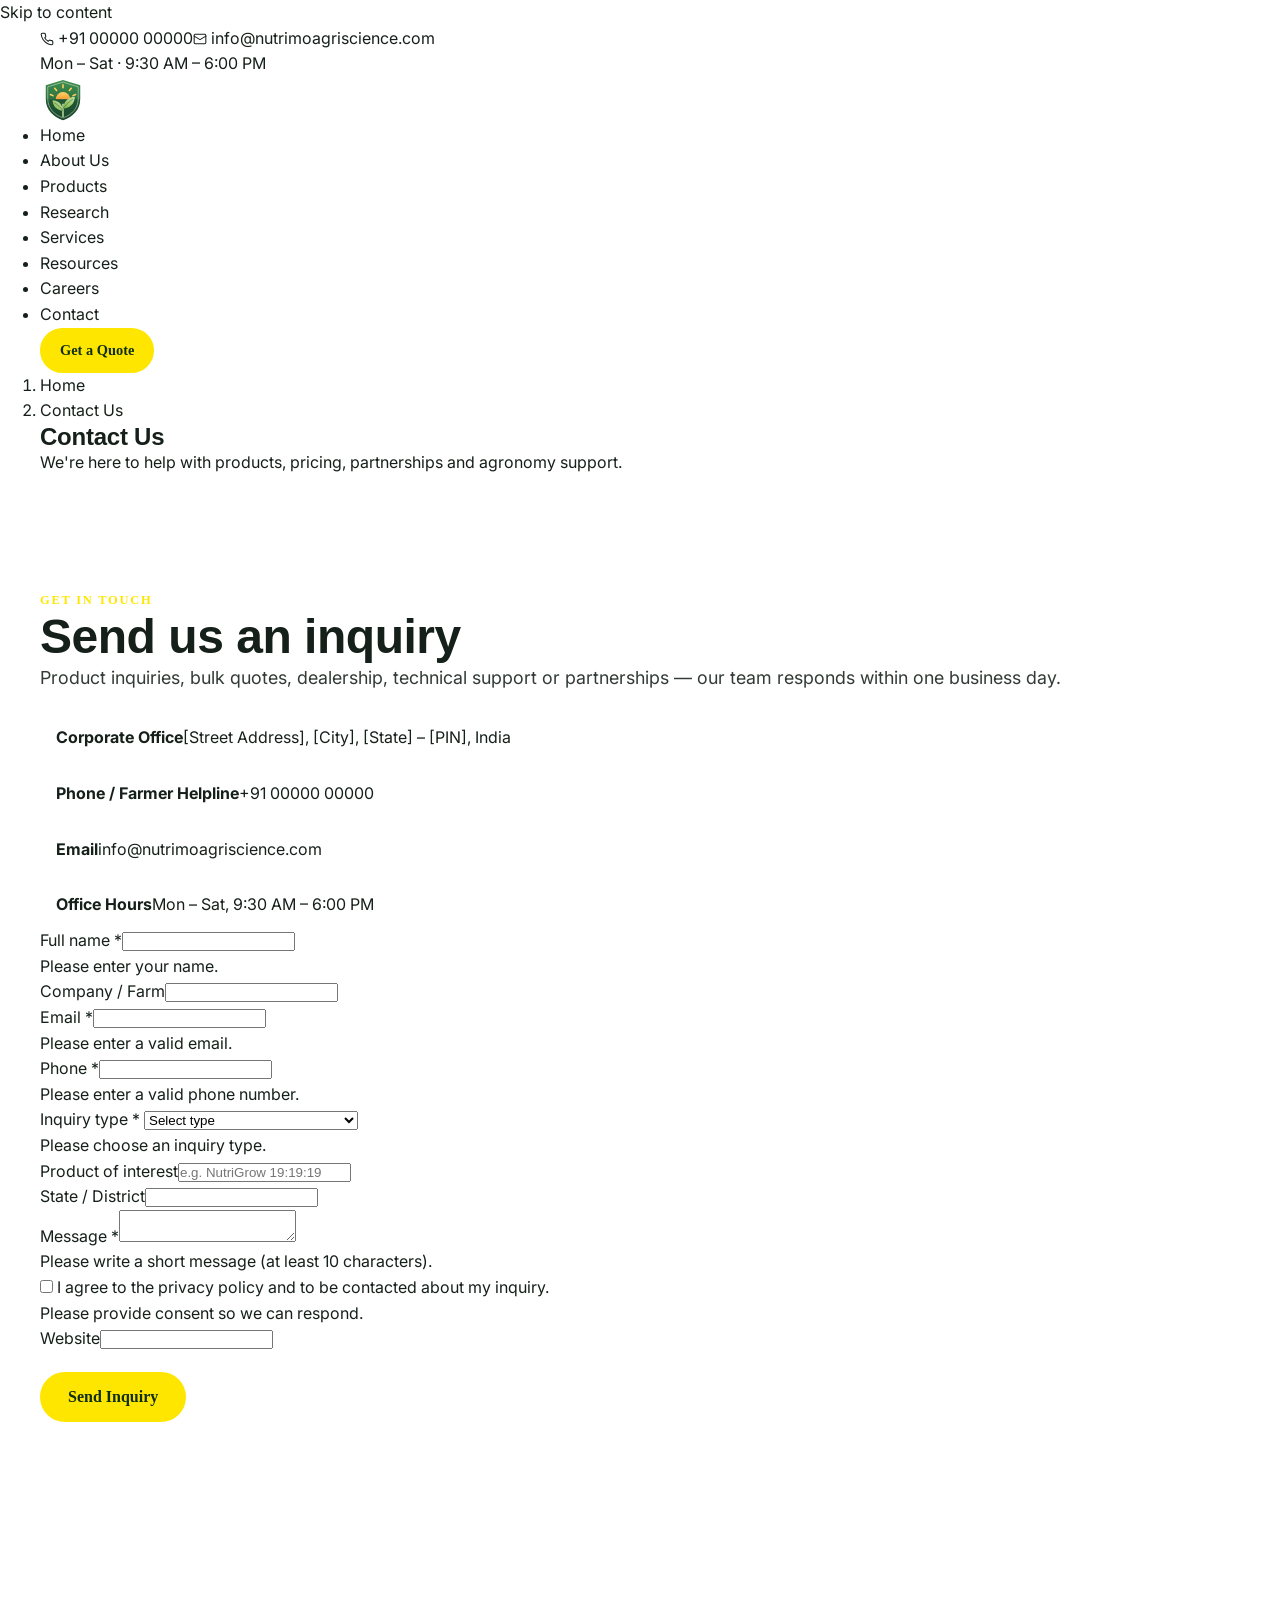
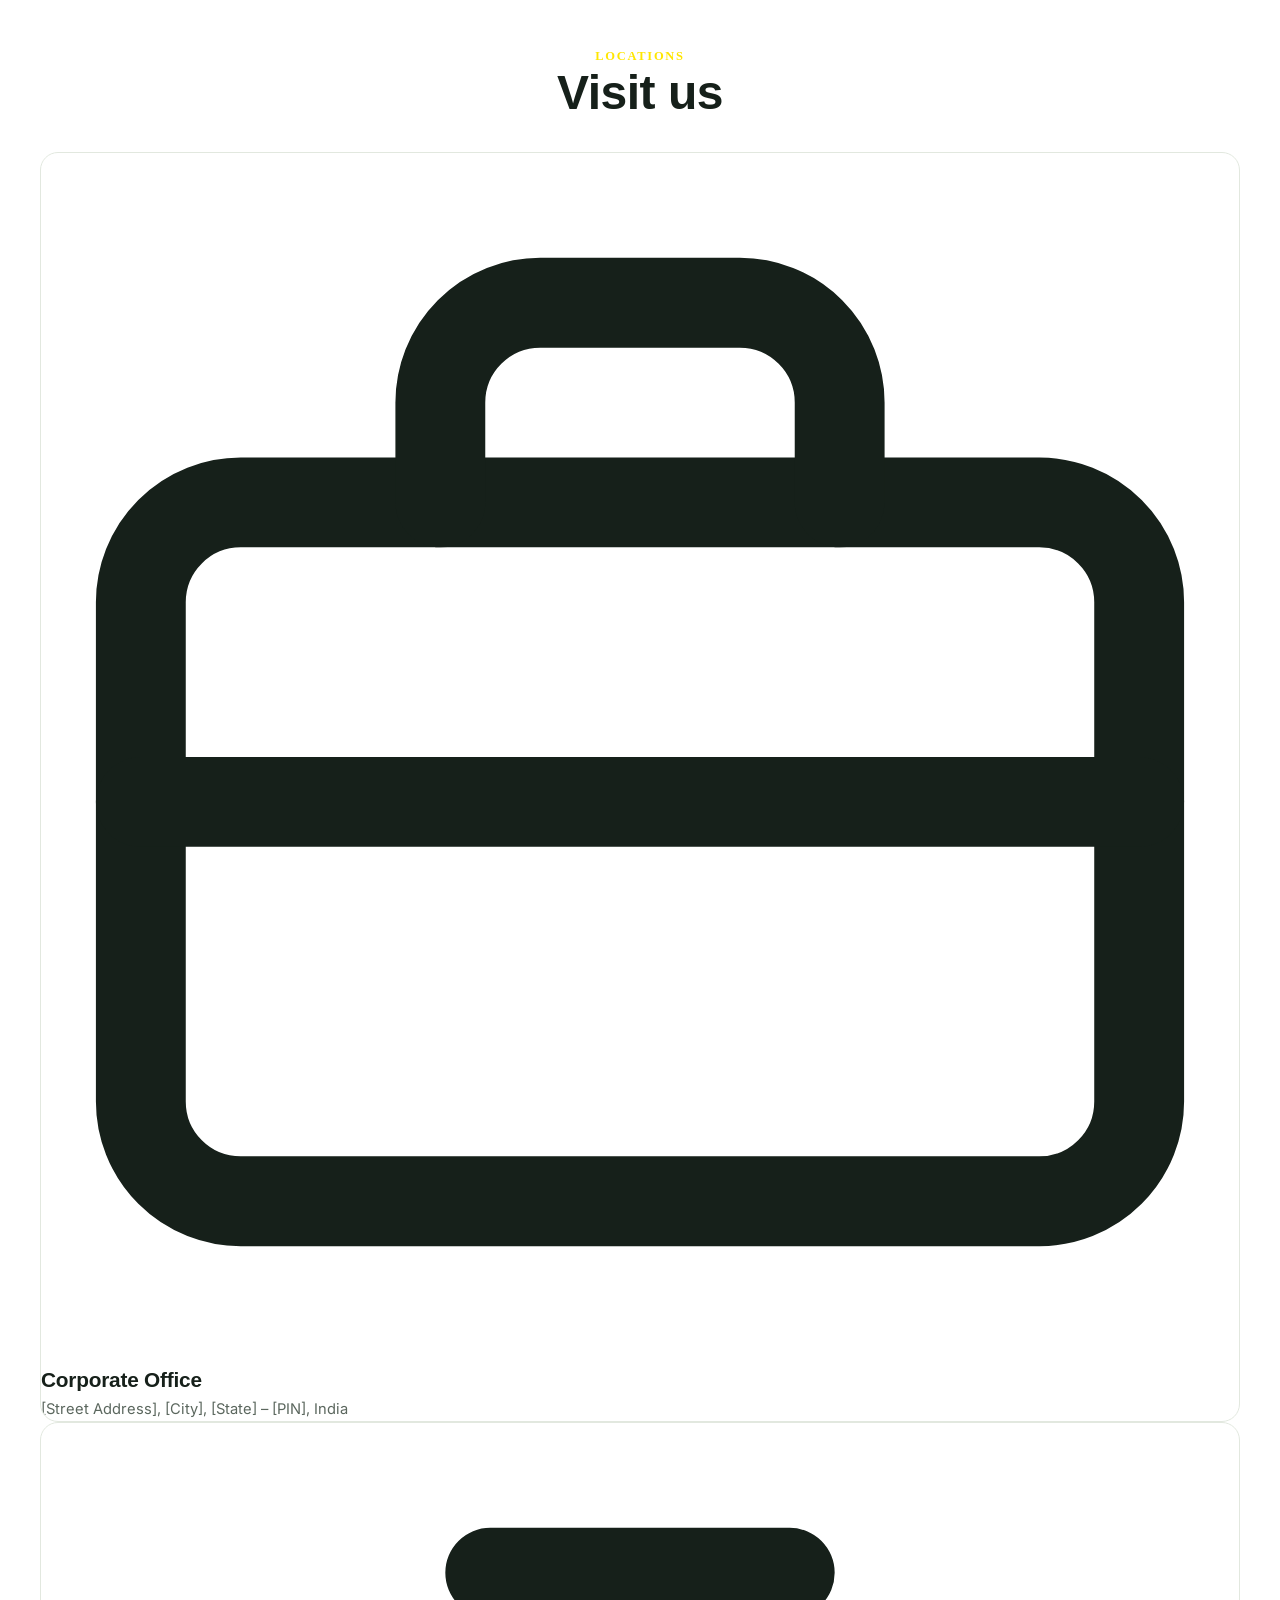
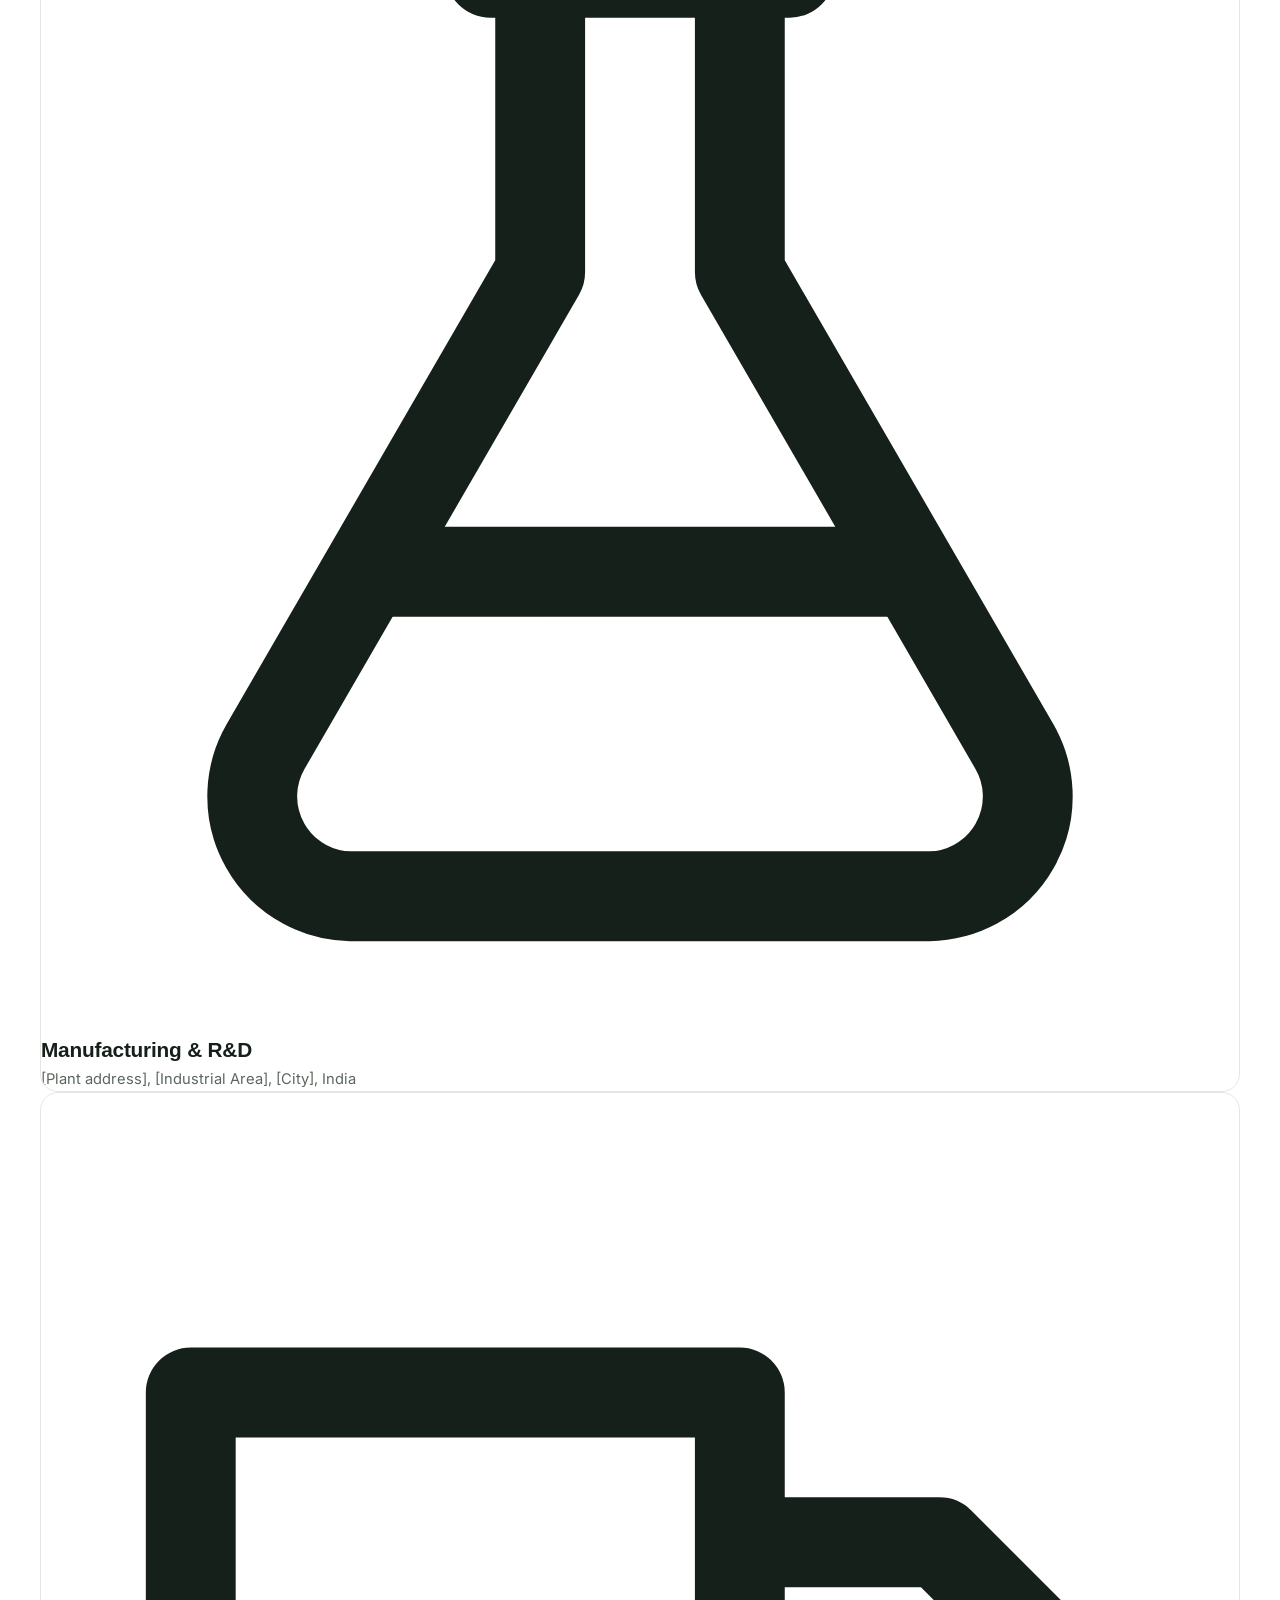
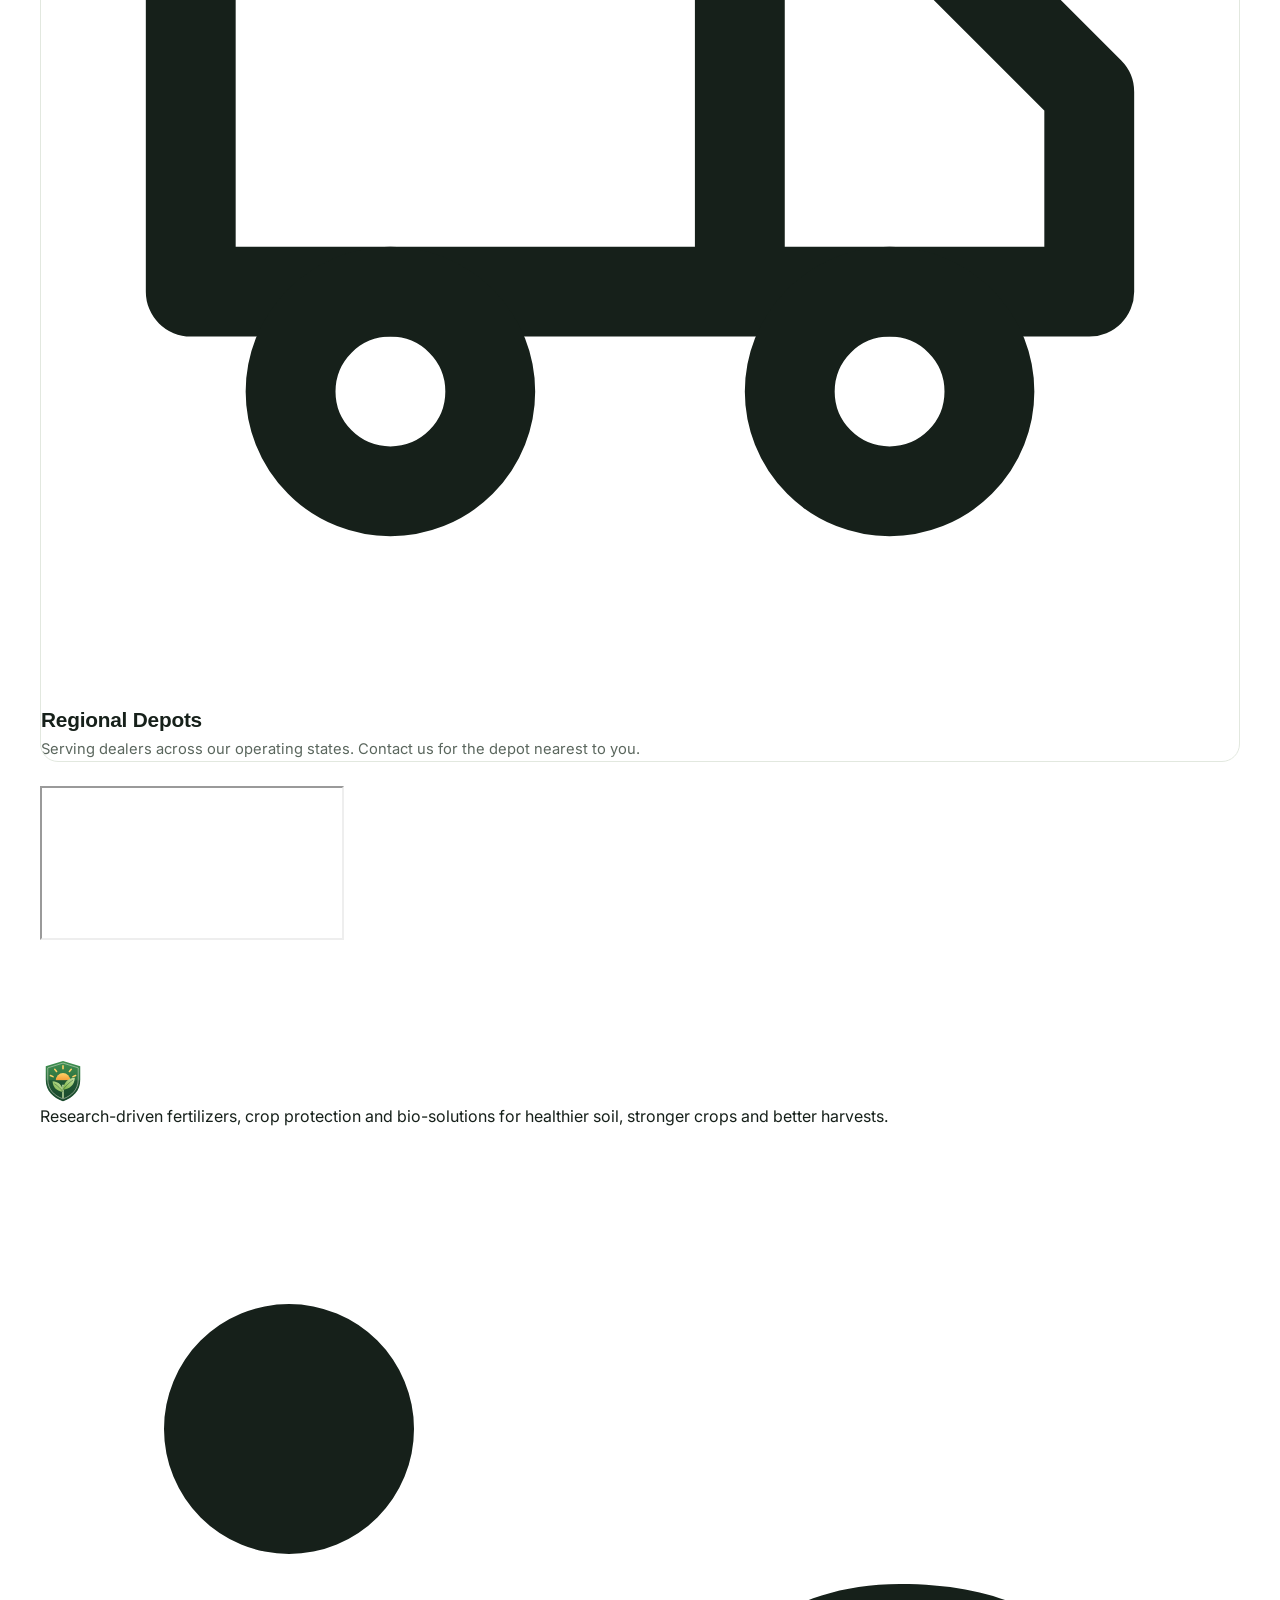
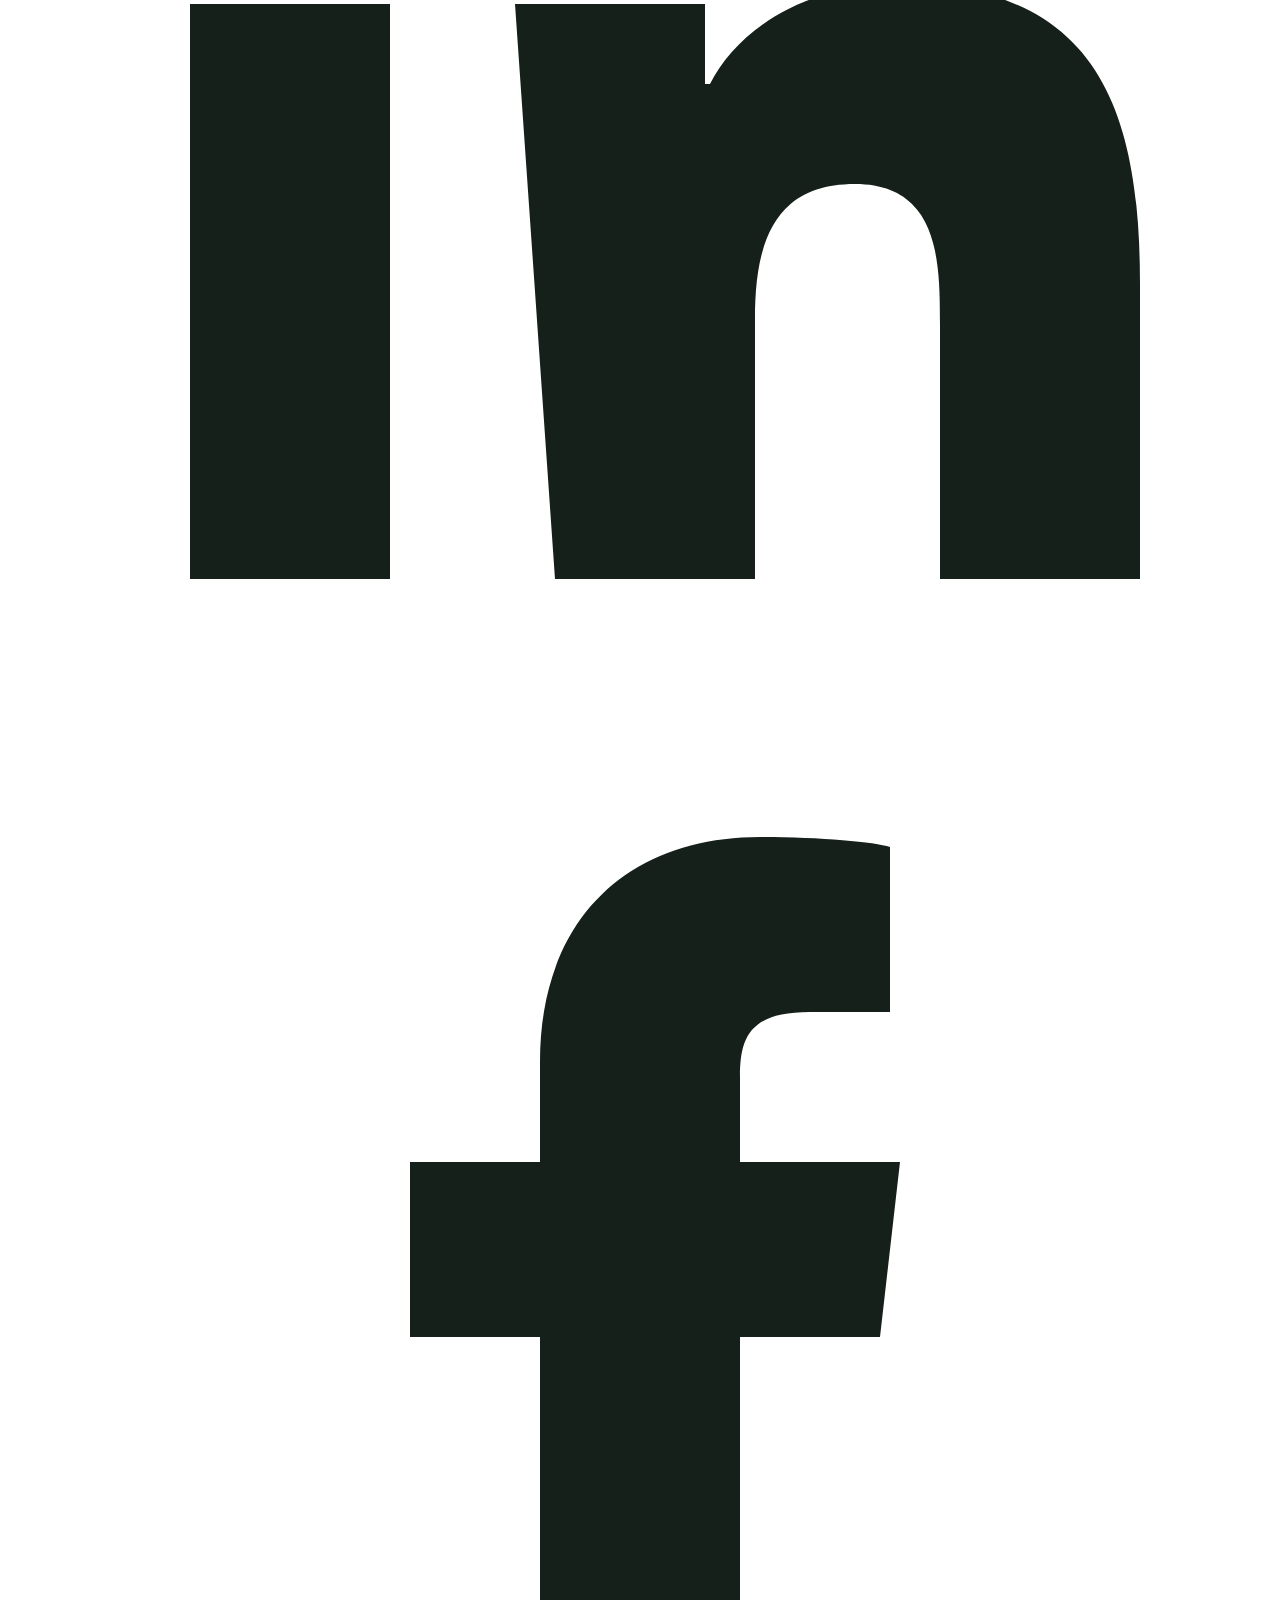
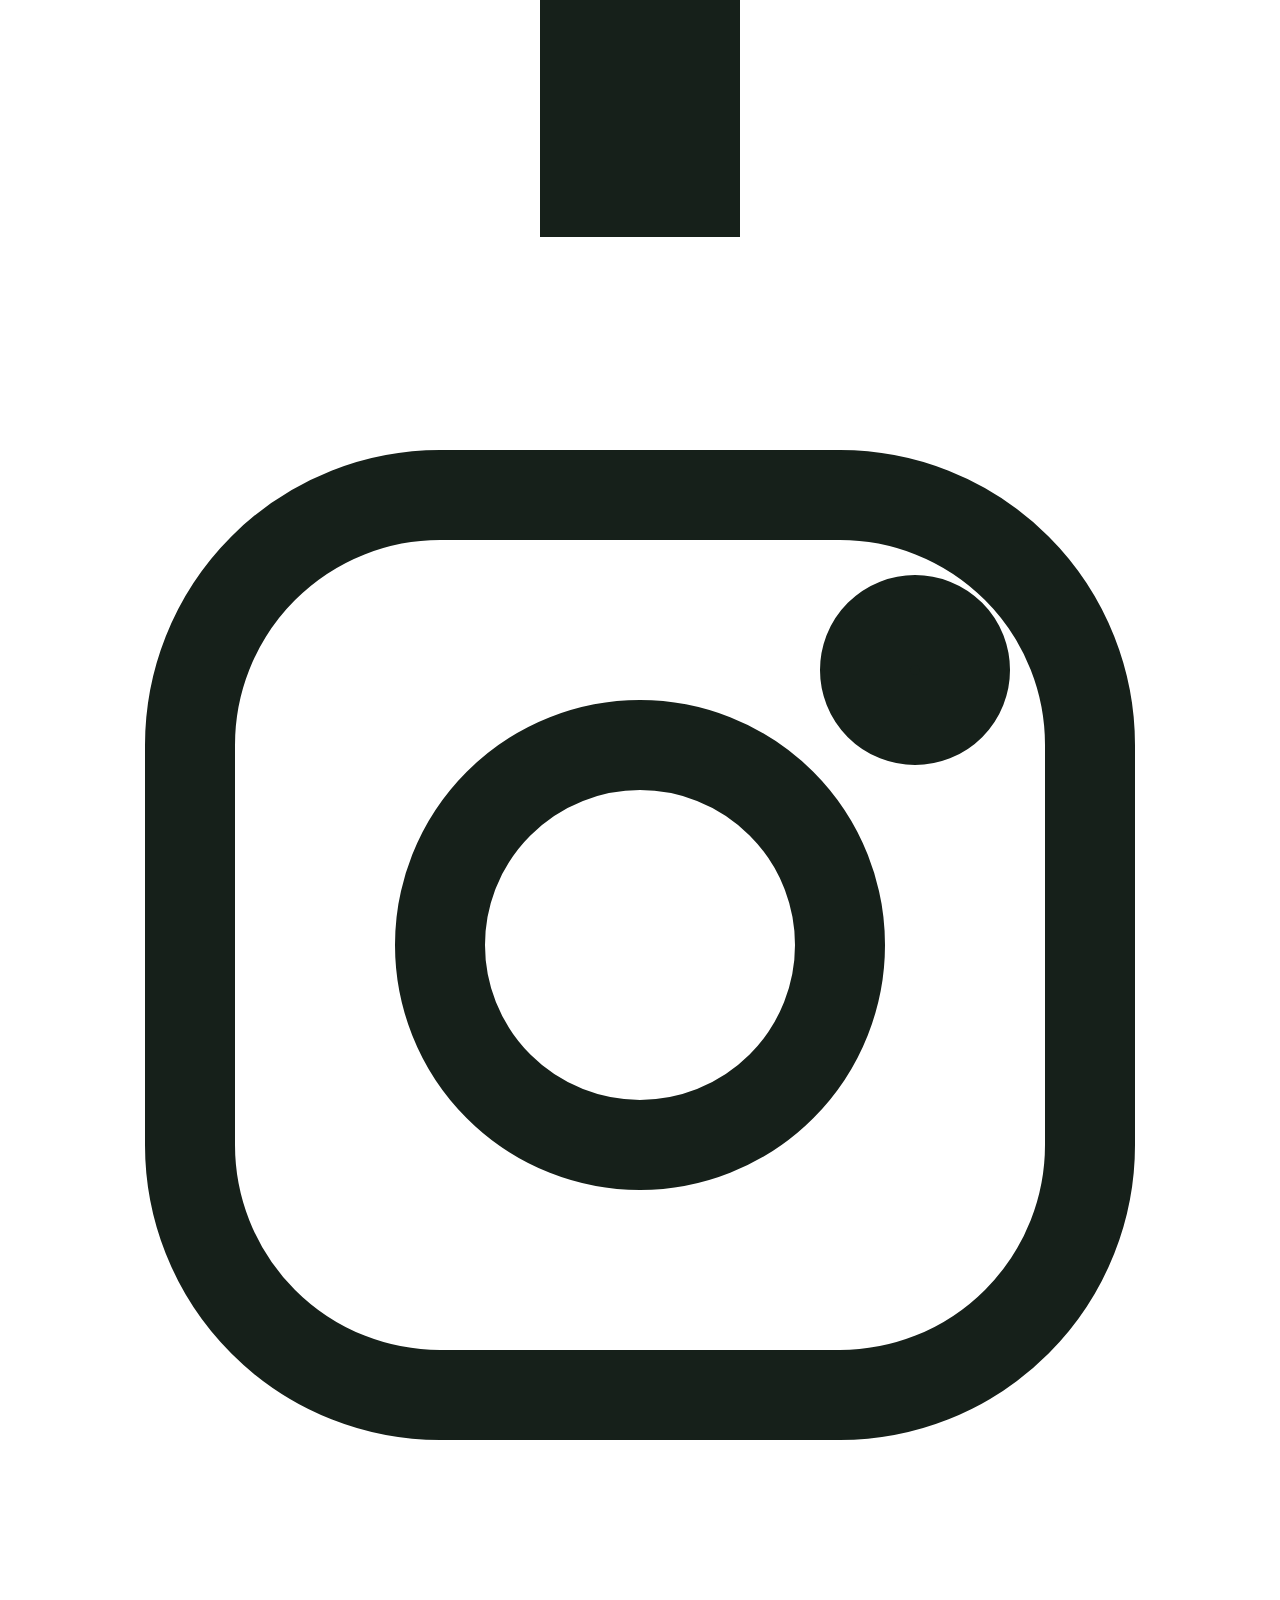
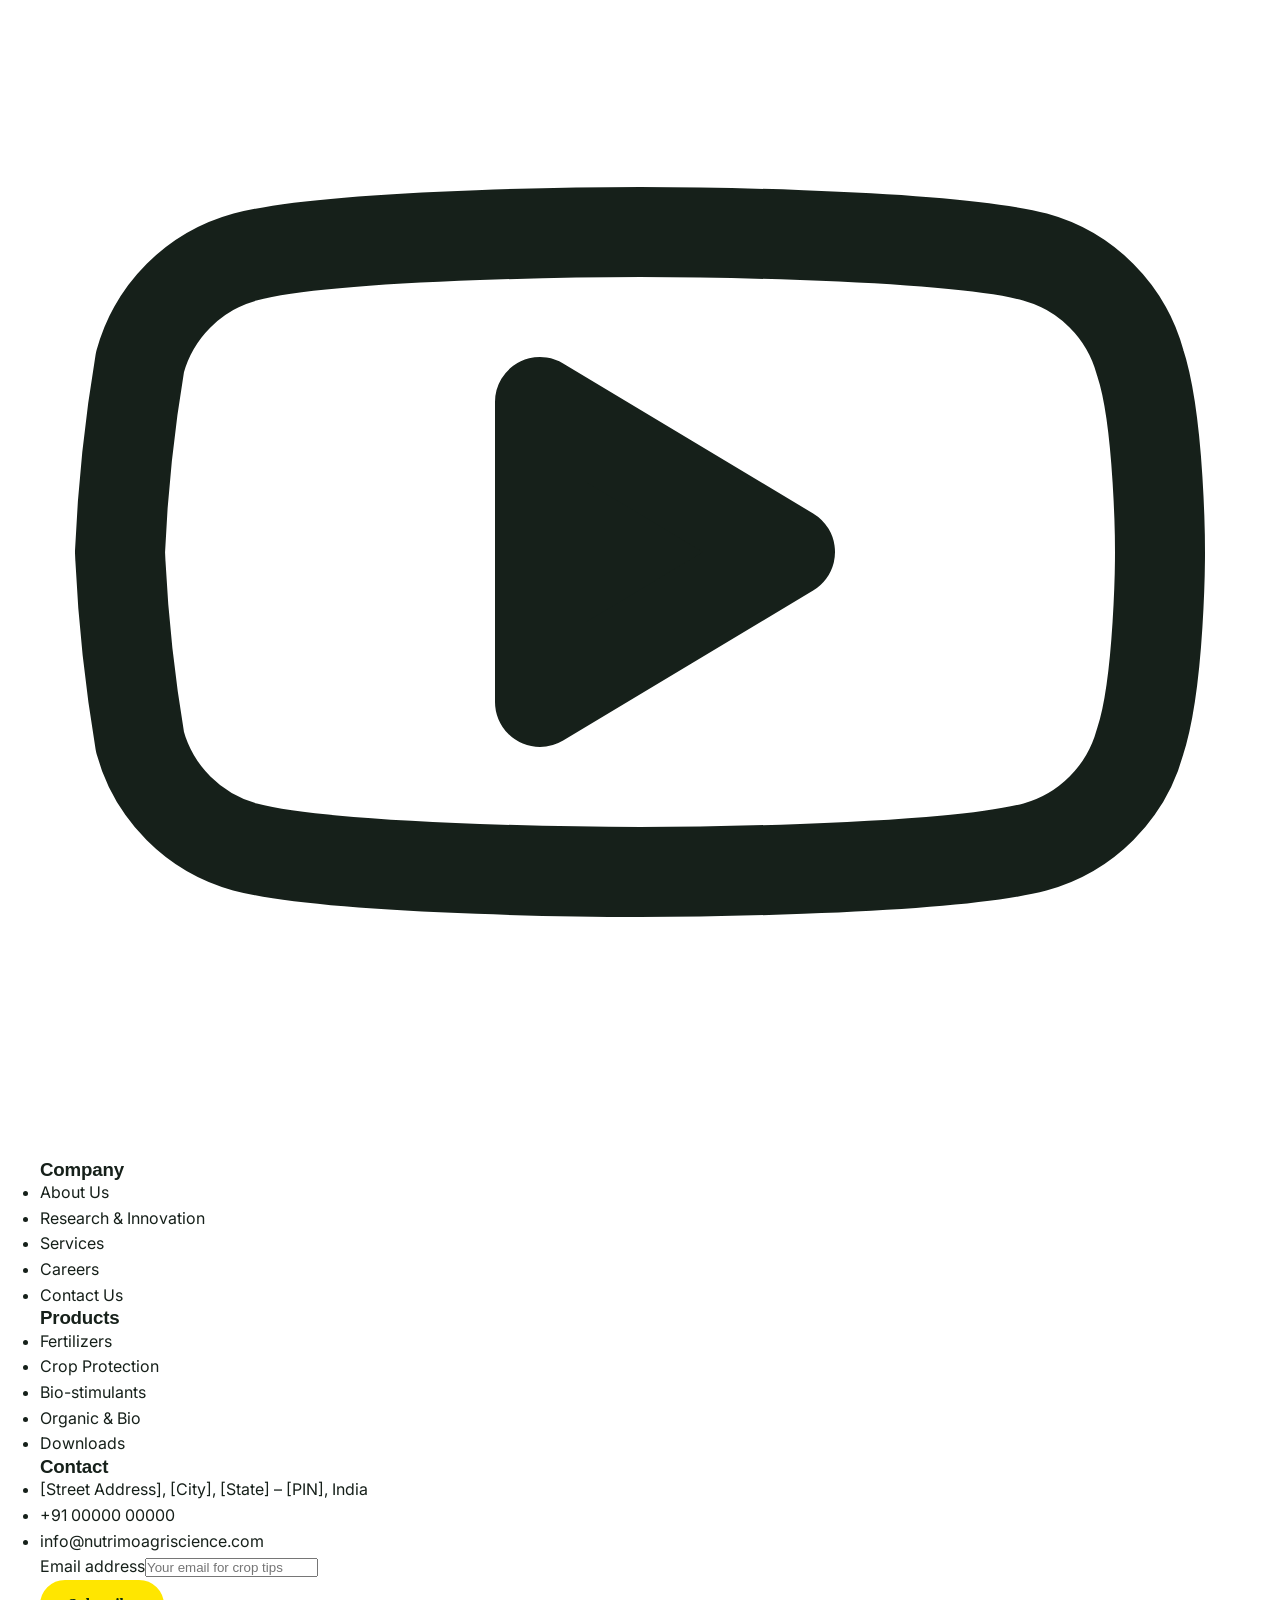
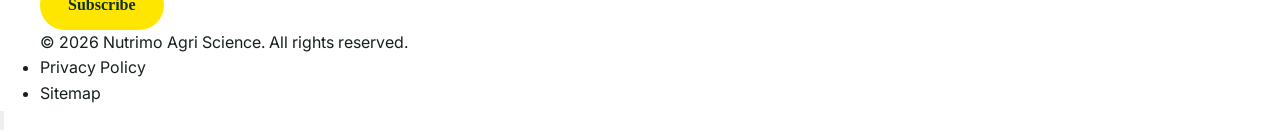
<file: contact.html>
<!doctype html>
<html lang="en" class="no-js">
<head>
<meta charset="utf-8">
<meta name="viewport" content="width=device-width, initial-scale=1">
<title>Contact Us – Product Inquiry & Dealership | Nutrimo Agri Science</title>
<meta name="description" content="Contact Nutrimo Agri Science for product inquiries, bulk quotes, dealership opportunities and technical support.">
<meta name="robots" content="index, follow">
<link rel="canonical" href="https://www.nutrimoagriscience.com/contact.html">
<meta name="theme-color" content="#1c4f2e">
<meta property="og:type" content="website">
<meta property="og:site_name" content="Nutrimo Agri Science">
<meta property="og:title" content="Contact Us – Product Inquiry & Dealership | Nutrimo Agri Science">
<meta property="og:description" content="Contact Nutrimo Agri Science for product inquiries, bulk quotes, dealership opportunities and technical support.">
<meta property="og:url" content="https://www.nutrimoagriscience.com/contact.html">
<meta property="og:image" content="https://www.nutrimoagriscience.com/assets/img/og-image.png">
<meta name="twitter:card" content="summary_large_image">
<link rel="icon" href="favicon.svg" type="image/svg+xml">
<link rel="apple-touch-icon" href="assets/img/apple-touch-icon.png">
<link rel="manifest" href="site.webmanifest">
<link rel="preconnect" href="https://fonts.googleapis.com">
<link rel="preconnect" href="https://fonts.gstatic.com" crossorigin>
<link href="https://fonts.googleapis.com/css2?family=Inter:wght@400;500;600&family=Manrope:wght@600;700;800&display=swap" rel="stylesheet">
<link rel="stylesheet" href="css/style.css">
<script type="application/ld+json">{"@context": "https://schema.org", "@type": "BreadcrumbList", "itemListElement": [{"@type": "ListItem", "position": 1, "name": "Home", "item": "https://www.nutrimoagriscience.com/"}, {"@type": "ListItem", "position": 2, "name": "Contact Us", "item": "https://www.nutrimoagriscience.com/contact.html"}]}</script>
</head>
<body>
<a class="skip-link" href="#main">Skip to content</a>
<div class="topbar">
  <div class="container">
    <div><span><svg style="width:14px;height:14px;display:inline;vertical-align:-2px" viewBox="0 0 24 24" fill="none" stroke="currentColor" stroke-width="1.8" stroke-linecap="round" stroke-linejoin="round" aria-hidden="true" focusable="false"><path d="M22 16.9v3a2 2 0 0 1-2.2 2 19.8 19.8 0 0 1-8.6-3.1 19.5 19.5 0 0 1-6-6A19.8 19.8 0 0 1 2.1 4.2 2 2 0 0 1 4.1 2h3a2 2 0 0 1 2 1.7c.1 1 .4 1.9.7 2.8a2 2 0 0 1-.5 2.1L8 9.9a16 16 0 0 0 6 6l1.3-1.3a2 2 0 0 1 2.1-.5c.9.3 1.8.6 2.8.7a2 2 0 0 1 1.7 2Z"/></svg> <a href="tel:+910000000000">+91 00000 00000</a></span><span class="hide-sm"><svg style="width:14px;height:14px;display:inline;vertical-align:-2px" viewBox="0 0 24 24" fill="none" stroke="currentColor" stroke-width="1.8" stroke-linecap="round" stroke-linejoin="round" aria-hidden="true" focusable="false"><rect x="2" y="4" width="20" height="16" rx="2"/><path d="m22 7-10 6L2 7"/></svg> <a href="mailto:info@nutrimoagriscience.com">info@nutrimoagriscience.com</a></span></div>
    <div class="hide-sm">Mon – Sat · 9:30 AM – 6:00 PM</div>
  </div>
</div>
<header class="site-header">
  <div class="container nav-wrap">
    <a class="brand" href="index.html" aria-label="Nutrimo Agri Science – Home">
      <img src="assets/img/logo-mark.svg" width="46" height="46" alt="">
      <span class="brand-text"><strong>Nutrimo</strong><small>Agri Science</small></span>
    </a>
    <button class="nav-toggle" type="button" aria-expanded="false" aria-controls="site-nav"><span></span><span></span><span></span><span class="sr-only">Menu</span></button>
    <nav id="site-nav" class="site-nav" aria-label="Main navigation">
      <ul><li><a href="index.html">Home</a></li><li><a href="about.html">About Us</a></li><li><a href="products.html">Products</a></li><li><a href="research.html">Research</a></li><li><a href="services.html">Services</a></li><li><a href="resources.html">Resources</a></li><li><a href="careers.html">Careers</a></li><li><a href="contact.html" aria-current="page">Contact</a></li></ul>
      <a class="btn btn-sm" href="contact.html#inquiry">Get a Quote</a>
    </nav>
  </div>
</header>
<main id="main">
<section class="page-hero">
  <div class="container">
    <nav aria-label="Breadcrumb"><ol class="breadcrumb"><li><a href="index.html">Home</a></li><li aria-current="page">Contact Us</li></ol></nav>
    <h1>Contact Us</h1>
    <p>We're here to help with products, pricing, partnerships and agronomy support.</p>
  </div>
</section>
<section class="section" aria-labelledby="inq-title" id="inquiry">
  <div class="container split" style="align-items:start">
    <div>
      <span class="eyebrow">Get in touch</span>
      <h2 id="inq-title">Send us an inquiry</h2>
      <p class="lead">Product inquiries, bulk quotes, dealership, technical support or partnerships — our team responds within one business day.</p>
      <ul class="contact-list">
        <li><span class="icon"><svg viewBox="0 0 24 24" fill="none" stroke="currentColor" stroke-width="1.8" stroke-linecap="round" stroke-linejoin="round" aria-hidden="true" focusable="false"><path d="M20 10c0 6-8 12-8 12s-8-6-8-12a8 8 0 0 1 16 0Z"/><circle cx="12" cy="10" r="3"/></svg></span><div><strong>Corporate Office</strong>[Street Address], [City], [State] – [PIN], India</div></li>
        <li><span class="icon sun"><svg viewBox="0 0 24 24" fill="none" stroke="currentColor" stroke-width="1.8" stroke-linecap="round" stroke-linejoin="round" aria-hidden="true" focusable="false"><path d="M22 16.9v3a2 2 0 0 1-2.2 2 19.8 19.8 0 0 1-8.6-3.1 19.5 19.5 0 0 1-6-6A19.8 19.8 0 0 1 2.1 4.2 2 2 0 0 1 4.1 2h3a2 2 0 0 1 2 1.7c.1 1 .4 1.9.7 2.8a2 2 0 0 1-.5 2.1L8 9.9a16 16 0 0 0 6 6l1.3-1.3a2 2 0 0 1 2.1-.5c.9.3 1.8.6 2.8.7a2 2 0 0 1 1.7 2Z"/></svg></span><div><strong>Phone / Farmer Helpline</strong><a href="tel:+910000000000">+91 00000 00000</a></div></li>
        <li><span class="icon earth"><svg viewBox="0 0 24 24" fill="none" stroke="currentColor" stroke-width="1.8" stroke-linecap="round" stroke-linejoin="round" aria-hidden="true" focusable="false"><rect x="2" y="4" width="20" height="16" rx="2"/><path d="m22 7-10 6L2 7"/></svg></span><div><strong>Email</strong><a href="mailto:info@nutrimoagriscience.com">info@nutrimoagriscience.com</a></div></li>
        <li><span class="icon"><svg viewBox="0 0 24 24" fill="none" stroke="currentColor" stroke-width="1.8" stroke-linecap="round" stroke-linejoin="round" aria-hidden="true" focusable="false"><circle cx="12" cy="12" r="10"/><path d="M12 6v6l4 2"/></svg></span><div><strong>Office Hours</strong>Mon – Sat, 9:30 AM – 6:00 PM</div></li>
      </ul>
    </div>
    <div class="form-card">
      <form data-form data-endpoint="" data-mailto="info@nutrimoagriscience.com" data-subject="Inquiry — Nutrimo website" novalidate>
        <div class="form-grid">
          <div class="field"><label for="c-name">Full name <span class="req">*</span></label><input id="c-name" name="name" required autocomplete="name"><p class="error-msg">Please enter your name.</p></div>
          <div class="field"><label for="c-company">Company / Farm</label><input id="c-company" name="company" autocomplete="organization"></div>
          <div class="field"><label for="c-email">Email <span class="req">*</span></label><input id="c-email" name="email" type="email" required autocomplete="email"><p class="error-msg">Please enter a valid email.</p></div>
          <div class="field"><label for="c-phone">Phone <span class="req">*</span></label><input id="c-phone" name="phone" type="tel" required pattern="[0-9+\-\s]{8,15}" autocomplete="tel"><p class="error-msg">Please enter a valid phone number.</p></div>
          <div class="field"><label for="c-type">Inquiry type <span class="req">*</span></label>
            <select id="c-type" name="inquiry_type" required data-prefill="type">
              <option value="">Select type</option>
              <option value="product">Product information</option>
              <option value="bulk">Bulk / institutional quote</option>
              <option value="dealer">Dealership / distribution</option>
              <option value="support">Technical / agronomy support</option>
              <option value="research">Research collaboration</option>
              <option value="documents">Documents (SDS / TDS / labels)</option>
              <option value="other">Other</option>
            </select><p class="error-msg">Please choose an inquiry type.</p></div>
          <div class="field"><label for="c-product">Product of interest</label><input id="c-product" name="product" data-prefill="product" placeholder="e.g. NutriGrow 19:19:19"></div>
          <div class="field full"><label for="c-loc">State / District</label><input id="c-loc" name="location" autocomplete="address-level1"></div>
          <div class="field full"><label for="c-msg">Message <span class="req">*</span></label><textarea id="c-msg" name="message" required minlength="10"></textarea><p class="error-msg">Please write a short message (at least 10 characters).</p></div>
          <div class="field full"><label class="check"><input type="checkbox" name="consent" value="yes" required> I agree to the <a href="privacy.html">privacy policy</a> and to be contacted about my inquiry.</label><p class="error-msg">Please provide consent so we can respond.</p></div>
          <div class="hp" aria-hidden="true"><label>Website<input name="website" tabindex="-1" autocomplete="off"></label></div>
        </div>
        <button class="btn" type="submit" style="margin-top:20px">Send Inquiry</button>
        <p class="form-status" aria-live="polite"></p>
      </form>
    </div>
  </div>
</section>

<section class="section section-alt" aria-labelledby="loc-title">
  <div class="container">
    <div class="section-head">
      <span class="eyebrow">Locations</span>
      <h2 id="loc-title">Visit us</h2>
    </div>
    <div class="grid grid-3">
      <article class="card"><div class="icon"><svg viewBox="0 0 24 24" fill="none" stroke="currentColor" stroke-width="1.8" stroke-linecap="round" stroke-linejoin="round" aria-hidden="true" focusable="false"><rect x="2" y="7" width="20" height="14" rx="2"/><path d="M16 7V5a2 2 0 0 0-2-2h-4a2 2 0 0 0-2 2v2M2 13h20"/></svg></div><h3>Corporate Office</h3><p class="muted">[Street Address], [City], [State] – [PIN], India</p></article>
      <article class="card"><div class="icon earth"><svg viewBox="0 0 24 24" fill="none" stroke="currentColor" stroke-width="1.8" stroke-linecap="round" stroke-linejoin="round" aria-hidden="true" focusable="false"><path d="M9 3h6M10 3v6L4.5 18.5A2 2 0 0 0 6.2 21.5h11.6a2 2 0 0 0 1.7-3L14 9V3"/><path d="M7 15h10"/></svg></div><h3>Manufacturing &amp; R&amp;D</h3><p class="muted">[Plant address], [Industrial Area], [City], India</p></article>
      <article class="card"><div class="icon sun"><svg viewBox="0 0 24 24" fill="none" stroke="currentColor" stroke-width="1.8" stroke-linecap="round" stroke-linejoin="round" aria-hidden="true" focusable="false"><path d="M3 6h11v10H3zM14 9h4l3 3v4h-7"/><circle cx="7" cy="18" r="2"/><circle cx="17" cy="18" r="2"/></svg></div><h3>Regional Depots</h3><p class="muted">Serving dealers across our operating states. Contact us for the depot nearest to you.</p></article>
    </div>
    <!-- Replace the q= value with your exact office address to show it on the map -->
    <div class="map-box" style="margin-top:24px">
      <iframe title="Map showing Nutrimo Agri Science office location" src="https://www.google.com/maps?q=India&amp;output=embed" loading="lazy" referrerpolicy="no-referrer-when-downgrade"></iframe>
    </div>
  </div>
</section>

</main>
<footer class="site-footer">
  <div class="container">
    <div class="footer-grid">
      <div>
        <a class="brand" href="index.html" aria-label="Nutrimo Agri Science – Home">
          <img src="assets/img/logo-mark.svg" width="46" height="46" alt="">
          <span class="brand-text"><strong>Nutrimo</strong><small>Agri Science</small></span>
        </a>
        <p>Research-driven fertilizers, crop protection and bio-solutions for healthier soil, stronger crops and better harvests.</p>
        <div class="socials">
          <a href="#" aria-label="Nutrimo on LinkedIn"><svg viewBox="0 0 24 24" fill="none" stroke="currentColor" stroke-width="1.8" stroke-linecap="round" stroke-linejoin="round" aria-hidden="true" focusable="false"><path fill="currentColor" stroke="none" d="M4.98 3.5a2.5 2.5 0 1 1 0 5 2.5 2.5 0 0 1 0-5ZM3 9.5h4V21H3Zm6.5 0h3.8v1.6h.1c.5-1 1.8-2 3.8-2 4 0 4.8 2.6 4.8 6V21h-4v-5.1c0-1.2 0-2.8-1.7-2.8s-2 1.3-2 2.7V21h-4Z"/></svg></a>
          <a href="#" aria-label="Nutrimo on Facebook"><svg viewBox="0 0 24 24" fill="none" stroke="currentColor" stroke-width="1.8" stroke-linecap="round" stroke-linejoin="round" aria-hidden="true" focusable="false"><path fill="currentColor" stroke="none" d="M14 8.5V6.8c0-.8.2-1.3 1.4-1.3H17V2.2C16.7 2.1 15.6 2 14.4 2 11.8 2 10 3.6 10 6.5v2H7.4V12H10v10h4V12h2.8l.4-3.5Z"/></svg></a>
          <a href="#" aria-label="Nutrimo on Instagram"><svg viewBox="0 0 24 24" fill="none" stroke="currentColor" stroke-width="1.8" stroke-linecap="round" stroke-linejoin="round" aria-hidden="true" focusable="false"><rect x="3" y="3" width="18" height="18" rx="5"/><circle cx="12" cy="12" r="4"/><circle cx="17.5" cy="6.5" r="1" fill="currentColor"/></svg></a>
          <a href="#" aria-label="Nutrimo on YouTube"><svg viewBox="0 0 24 24" fill="none" stroke="currentColor" stroke-width="1.8" stroke-linecap="round" stroke-linejoin="round" aria-hidden="true" focusable="false"><path d="M22 8.2a3 3 0 0 0-2.1-2.1C18 5.6 12 5.6 12 5.6s-6 0-7.9.5A3 3 0 0 0 2 8.2 31 31 0 0 0 1.6 12 31 31 0 0 0 2 15.8a3 3 0 0 0 2.1 2.1c1.9.5 7.9.5 7.9.5s6 0 7.9-.5a3 3 0 0 0 2.1-2.1c.4-1.2.4-3.8.4-3.8s0-2.6-.4-3.8Z"/><path d="m10 15 5-3-5-3Z" fill="currentColor"/></svg></a>
        </div>
      </div>
      <div>
        <h3>Company</h3>
        <ul><li><a href="about.html">About Us</a></li><li><a href="research.html">Research &amp; Innovation</a></li><li><a href="services.html">Services</a></li><li><a href="careers.html">Careers</a></li><li><a href="contact.html">Contact Us</a></li></ul>
      </div>
      <div>
        <h3>Products</h3>
        <ul><li><a href="products.html#fertilizers">Fertilizers</a></li><li><a href="products.html#pesticides">Crop Protection</a></li><li><a href="products.html#biostimulants">Bio-stimulants</a></li><li><a href="products.html#organic">Organic &amp; Bio</a></li><li><a href="resources.html">Downloads</a></li></ul>
      </div>
      <div>
        <h3>Contact</h3>
        <ul>
          <li>[Street Address], [City], [State] – [PIN], India</li>
          <li><a href="tel:+910000000000">+91 00000 00000</a></li>
          <li><a href="mailto:info@nutrimoagriscience.com">info@nutrimoagriscience.com</a></li>
        </ul>
        <form class="newsletter" data-form data-endpoint="" data-mailto="info@nutrimoagriscience.com" data-subject="Newsletter subscription" data-success="Thanks for subscribing!" novalidate>
          <div class="field" style="flex:1"><label for="nl-email-contact" class="sr-only">Email address</label><input id="nl-email-contact" name="email" type="email" placeholder="Your email for crop tips" required></div>
          <button class="btn btn-sun" type="submit">Subscribe</button>
          <p class="form-status" aria-live="polite"></p>
        </form>
      </div>
    </div>
    <div class="footer-bottom">
      <p style="margin:0">© <span data-year>2026</span> Nutrimo Agri Science. All rights reserved.</p>
      <ul><li><a href="privacy.html">Privacy Policy</a></li><li><a href="sitemap.xml">Sitemap</a></li></ul>
    </div>
  </div>
</footer>
<button class="back-to-top" type="button" aria-label="Back to top"><svg viewBox="0 0 24 24" fill="none" stroke="currentColor" stroke-width="1.8" stroke-linecap="round" stroke-linejoin="round" aria-hidden="true" focusable="false"><path d="M12 19V5M5 12l7-7 7 7"/></svg></button>
<script src="js/main.js" defer></script>
</body>
</html>
</file>
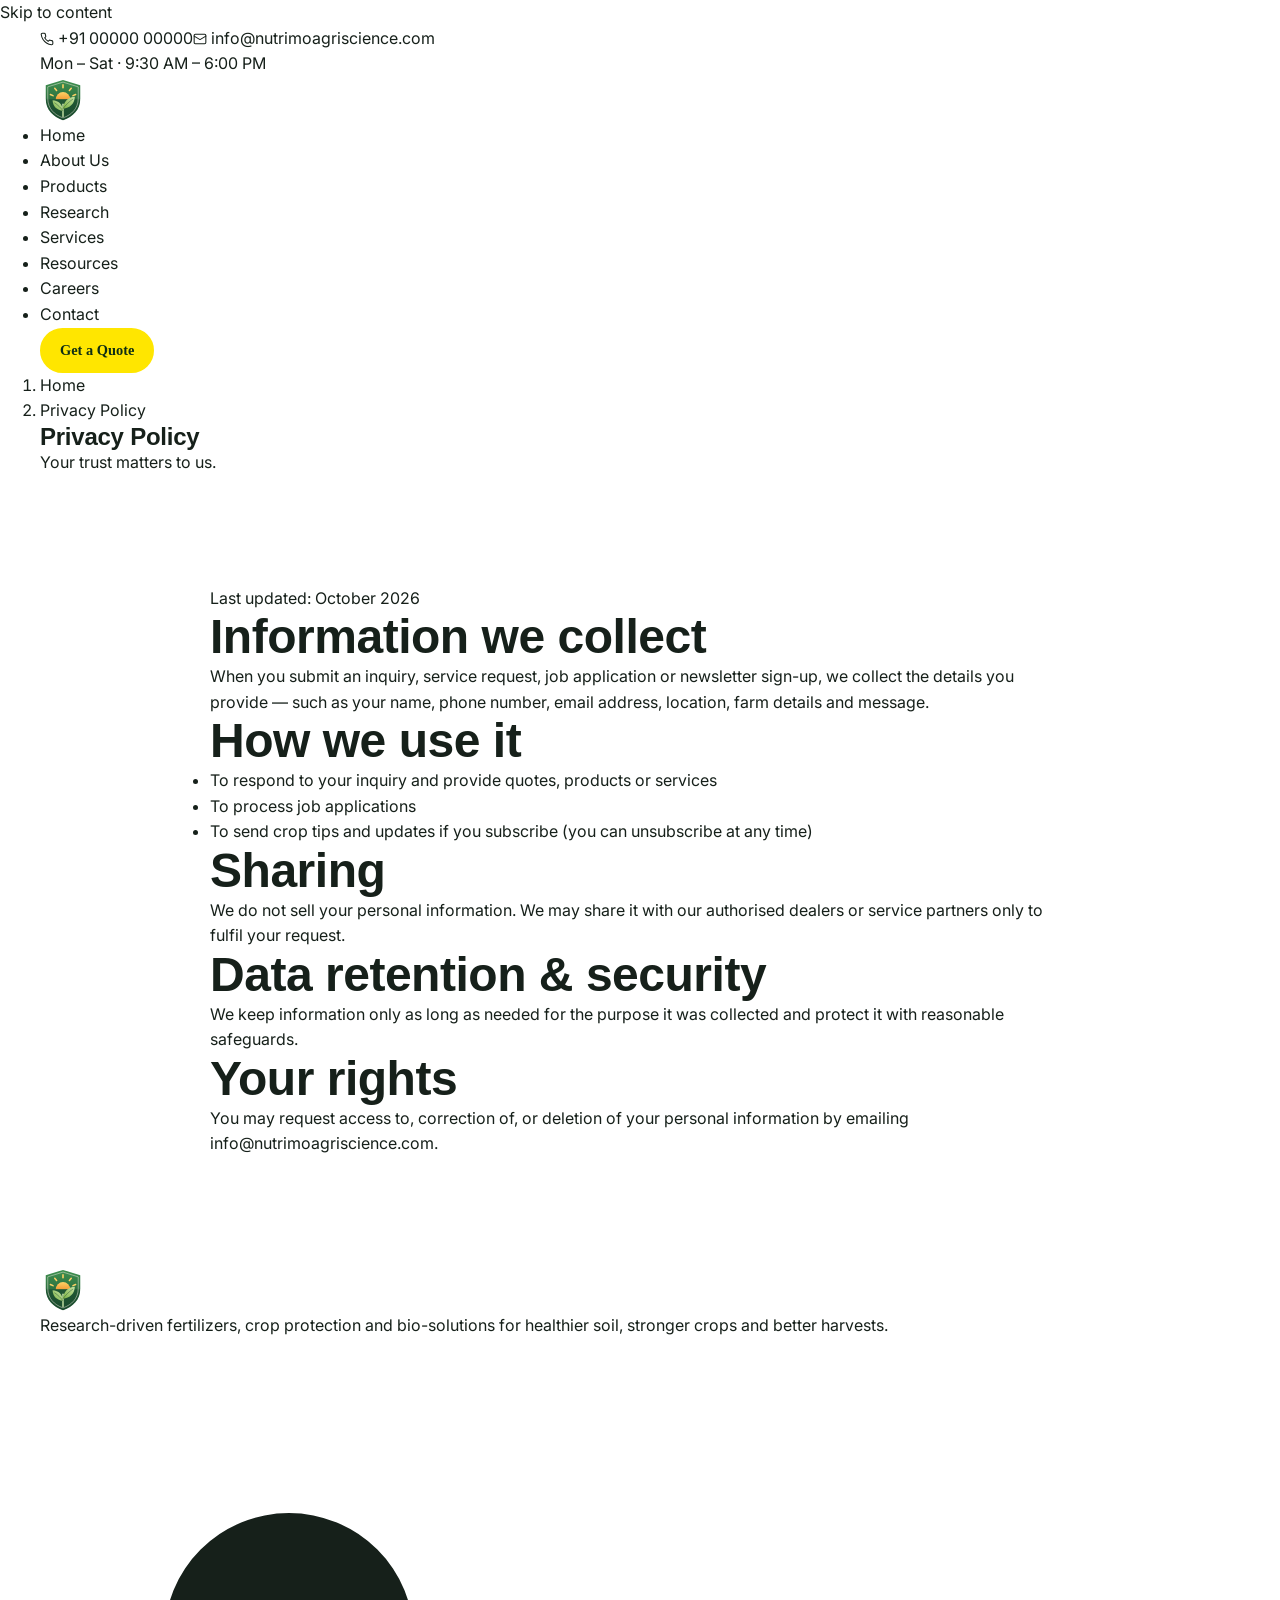
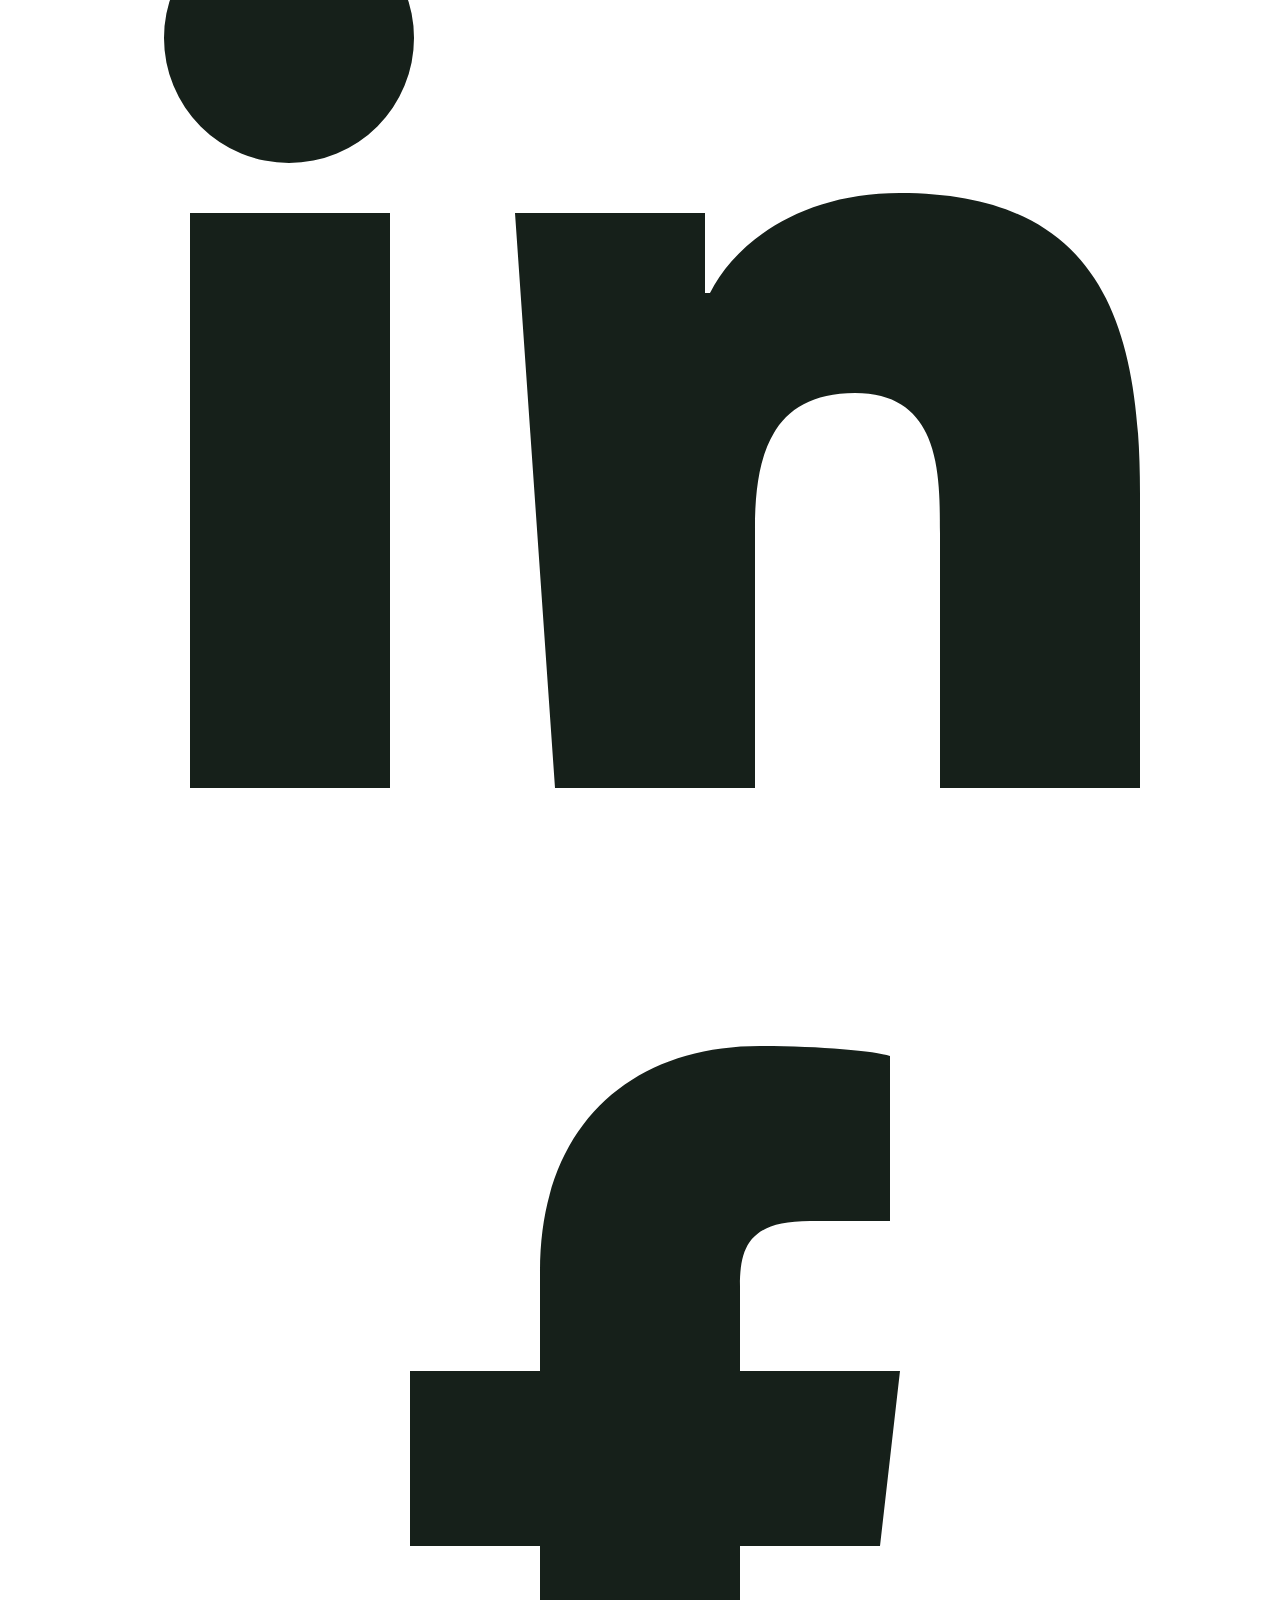
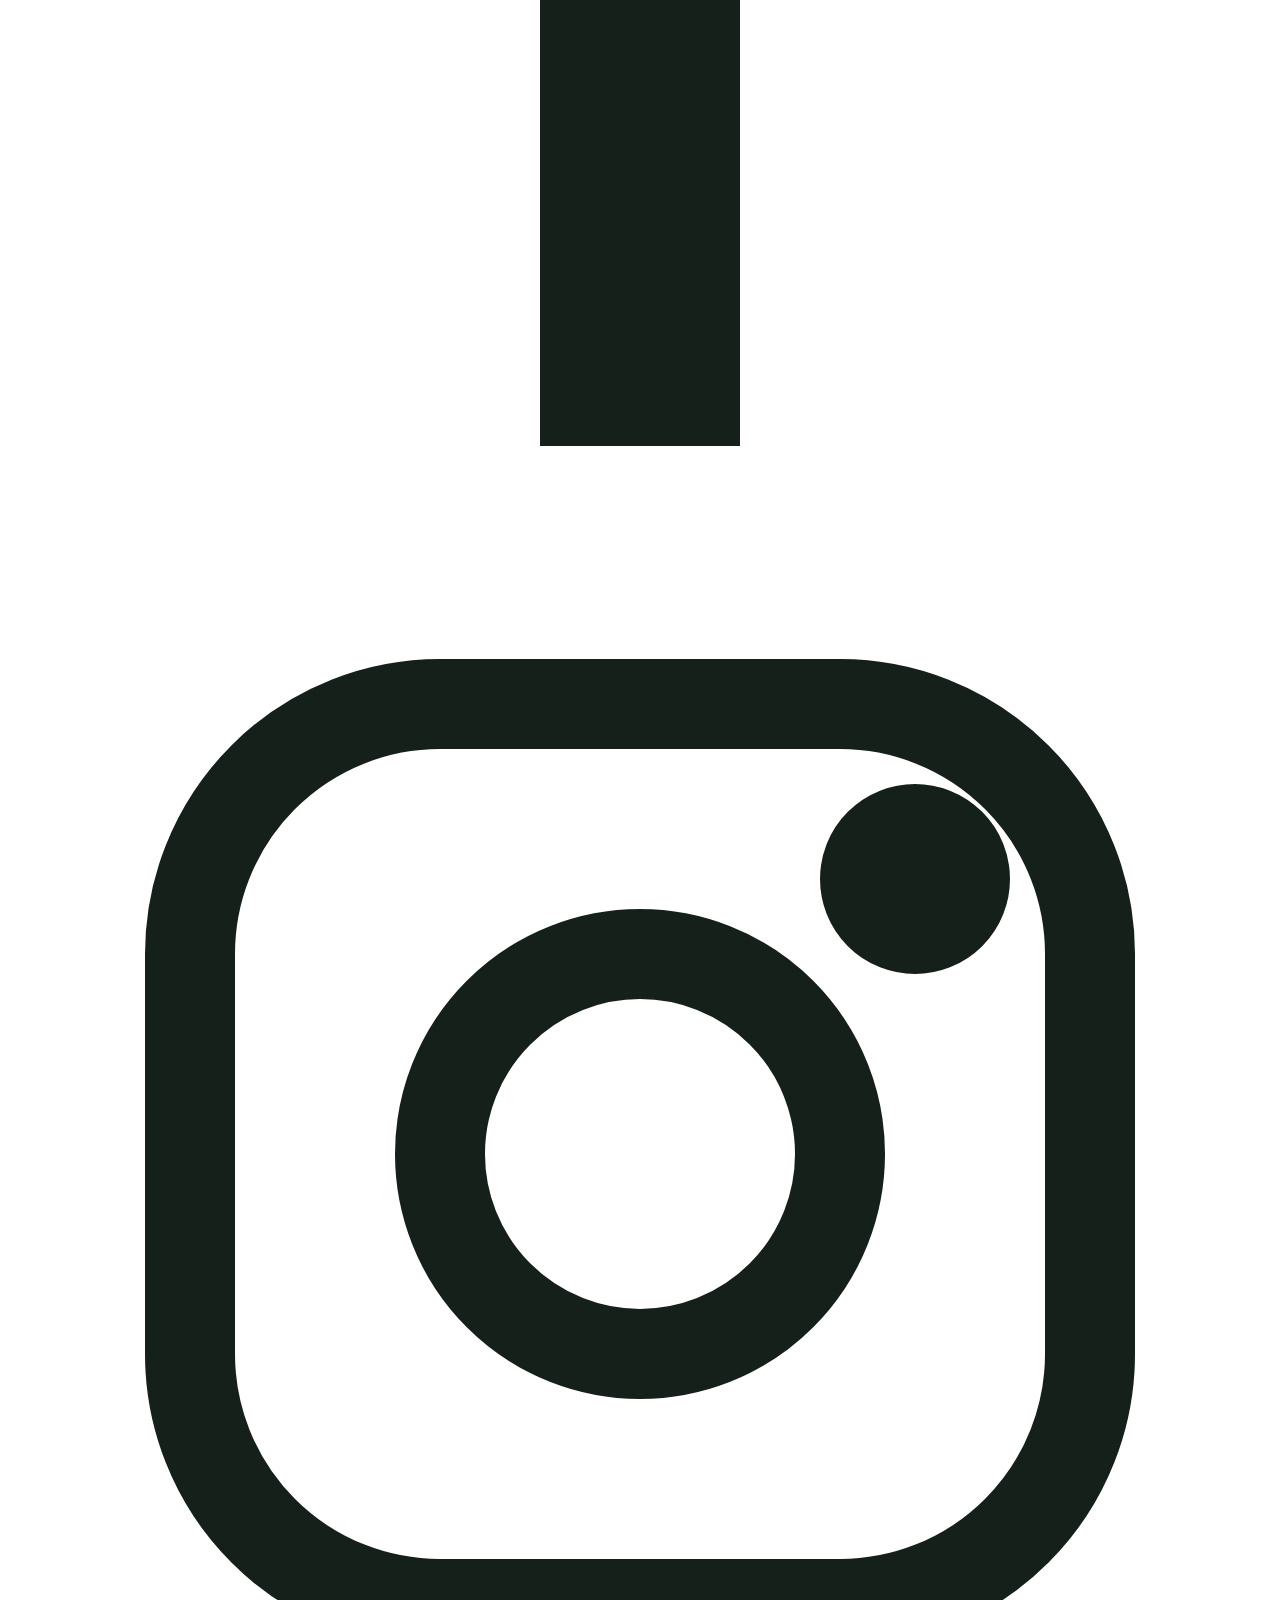
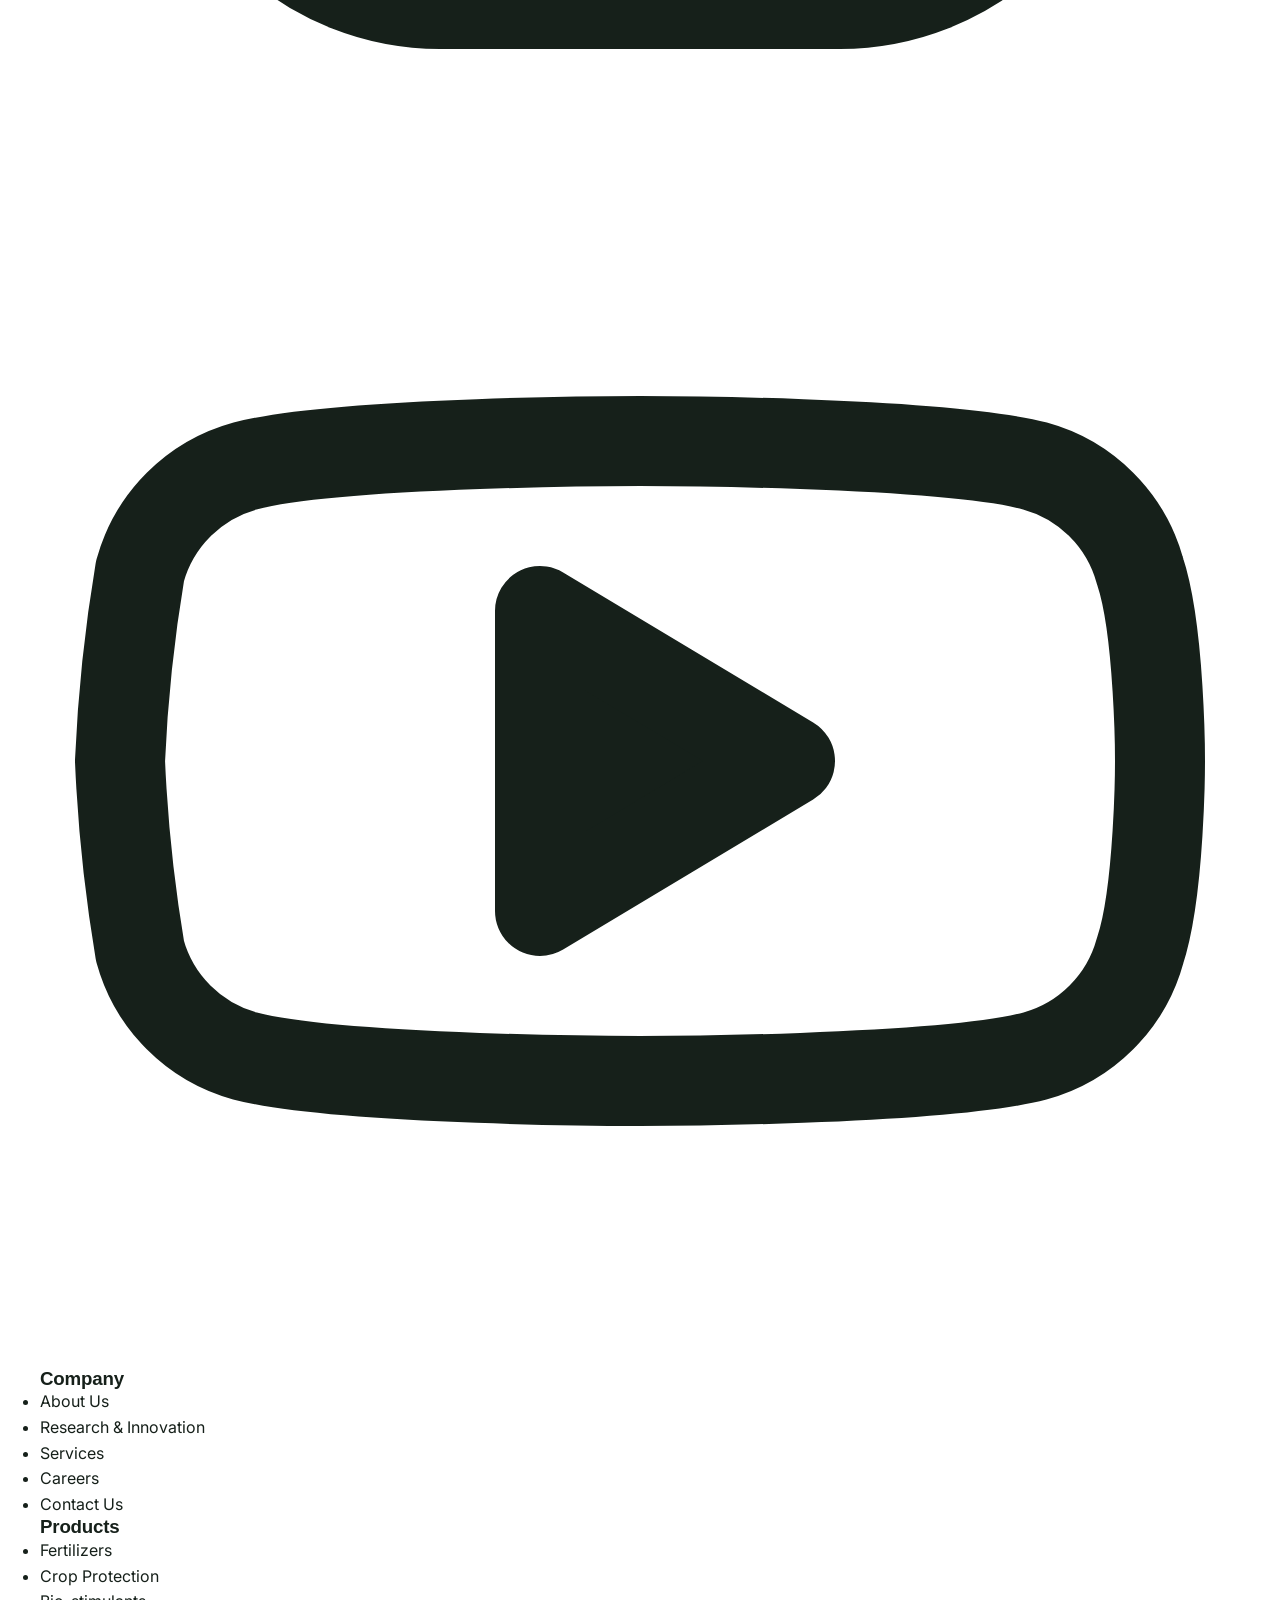
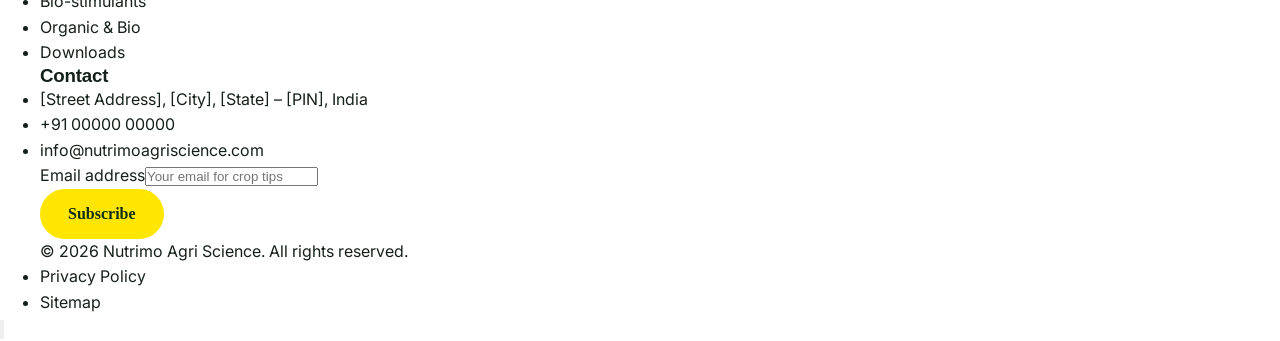
<file: privacy.html>
<!doctype html>
<html lang="en" class="no-js">
<head>
<meta charset="utf-8">
<meta name="viewport" content="width=device-width, initial-scale=1">
<title>Privacy Policy | Nutrimo Agri Science</title>
<meta name="description" content="How Nutrimo Agri Science collects, uses and protects information submitted through this website.">
<meta name="robots" content="index, follow">
<link rel="canonical" href="https://www.nutrimoagriscience.com/privacy.html">
<meta name="theme-color" content="#1c4f2e">
<meta property="og:type" content="website">
<meta property="og:site_name" content="Nutrimo Agri Science">
<meta property="og:title" content="Privacy Policy | Nutrimo Agri Science">
<meta property="og:description" content="How Nutrimo Agri Science collects, uses and protects information submitted through this website.">
<meta property="og:url" content="https://www.nutrimoagriscience.com/privacy.html">
<meta property="og:image" content="https://www.nutrimoagriscience.com/assets/img/og-image.png">
<meta name="twitter:card" content="summary_large_image">
<link rel="icon" href="favicon.svg" type="image/svg+xml">
<link rel="apple-touch-icon" href="assets/img/apple-touch-icon.png">
<link rel="manifest" href="site.webmanifest">
<link rel="preconnect" href="https://fonts.googleapis.com">
<link rel="preconnect" href="https://fonts.gstatic.com" crossorigin>
<link href="https://fonts.googleapis.com/css2?family=Inter:wght@400;500;600&family=Manrope:wght@600;700;800&display=swap" rel="stylesheet">
<link rel="stylesheet" href="css/style.css">
<script type="application/ld+json">{"@context": "https://schema.org", "@type": "BreadcrumbList", "itemListElement": [{"@type": "ListItem", "position": 1, "name": "Home", "item": "https://www.nutrimoagriscience.com/"}, {"@type": "ListItem", "position": 2, "name": "Privacy Policy", "item": "https://www.nutrimoagriscience.com/privacy.html"}]}</script>
</head>
<body>
<a class="skip-link" href="#main">Skip to content</a>
<div class="topbar">
  <div class="container">
    <div><span><svg style="width:14px;height:14px;display:inline;vertical-align:-2px" viewBox="0 0 24 24" fill="none" stroke="currentColor" stroke-width="1.8" stroke-linecap="round" stroke-linejoin="round" aria-hidden="true" focusable="false"><path d="M22 16.9v3a2 2 0 0 1-2.2 2 19.8 19.8 0 0 1-8.6-3.1 19.5 19.5 0 0 1-6-6A19.8 19.8 0 0 1 2.1 4.2 2 2 0 0 1 4.1 2h3a2 2 0 0 1 2 1.7c.1 1 .4 1.9.7 2.8a2 2 0 0 1-.5 2.1L8 9.9a16 16 0 0 0 6 6l1.3-1.3a2 2 0 0 1 2.1-.5c.9.3 1.8.6 2.8.7a2 2 0 0 1 1.7 2Z"/></svg> <a href="tel:+910000000000">+91 00000 00000</a></span><span class="hide-sm"><svg style="width:14px;height:14px;display:inline;vertical-align:-2px" viewBox="0 0 24 24" fill="none" stroke="currentColor" stroke-width="1.8" stroke-linecap="round" stroke-linejoin="round" aria-hidden="true" focusable="false"><rect x="2" y="4" width="20" height="16" rx="2"/><path d="m22 7-10 6L2 7"/></svg> <a href="mailto:info@nutrimoagriscience.com">info@nutrimoagriscience.com</a></span></div>
    <div class="hide-sm">Mon – Sat · 9:30 AM – 6:00 PM</div>
  </div>
</div>
<header class="site-header">
  <div class="container nav-wrap">
    <a class="brand" href="index.html" aria-label="Nutrimo Agri Science – Home">
      <img src="assets/img/logo-mark.svg" width="46" height="46" alt="">
      <span class="brand-text"><strong>Nutrimo</strong><small>Agri Science</small></span>
    </a>
    <button class="nav-toggle" type="button" aria-expanded="false" aria-controls="site-nav"><span></span><span></span><span></span><span class="sr-only">Menu</span></button>
    <nav id="site-nav" class="site-nav" aria-label="Main navigation">
      <ul><li><a href="index.html">Home</a></li><li><a href="about.html">About Us</a></li><li><a href="products.html">Products</a></li><li><a href="research.html">Research</a></li><li><a href="services.html">Services</a></li><li><a href="resources.html">Resources</a></li><li><a href="careers.html">Careers</a></li><li><a href="contact.html">Contact</a></li></ul>
      <a class="btn btn-sm" href="contact.html#inquiry">Get a Quote</a>
    </nav>
  </div>
</header>
<main id="main">
<section class="page-hero">
  <div class="container">
    <nav aria-label="Breadcrumb"><ol class="breadcrumb"><li><a href="index.html">Home</a></li><li aria-current="page">Privacy Policy</li></ol></nav>
    <h1>Privacy Policy</h1>
    <p>Your trust matters to us.</p>
  </div>
</section>
<section class="section"><div class="container" style="max-width:860px">
<!-- Have this policy reviewed by your legal advisor before publishing -->
<p class="muted">Last updated: October 2026</p>
<h2>Information we collect</h2>
<p>When you submit an inquiry, service request, job application or newsletter sign-up, we collect the details you provide — such as your name, phone number, email address, location, farm details and message.</p>
<h2>How we use it</h2>
<ul><li>To respond to your inquiry and provide quotes, products or services</li><li>To process job applications</li><li>To send crop tips and updates if you subscribe (you can unsubscribe at any time)</li></ul>
<h2>Sharing</h2>
<p>We do not sell your personal information. We may share it with our authorised dealers or service partners only to fulfil your request.</p>
<h2>Data retention &amp; security</h2>
<p>We keep information only as long as needed for the purpose it was collected and protect it with reasonable safeguards.</p>
<h2>Your rights</h2>
<p>You may request access to, correction of, or deletion of your personal information by emailing <a href="mailto:info@nutrimoagriscience.com">info@nutrimoagriscience.com</a>.</p>
</div></section>
</main>
<footer class="site-footer">
  <div class="container">
    <div class="footer-grid">
      <div>
        <a class="brand" href="index.html" aria-label="Nutrimo Agri Science – Home">
          <img src="assets/img/logo-mark.svg" width="46" height="46" alt="">
          <span class="brand-text"><strong>Nutrimo</strong><small>Agri Science</small></span>
        </a>
        <p>Research-driven fertilizers, crop protection and bio-solutions for healthier soil, stronger crops and better harvests.</p>
        <div class="socials">
          <a href="#" aria-label="Nutrimo on LinkedIn"><svg viewBox="0 0 24 24" fill="none" stroke="currentColor" stroke-width="1.8" stroke-linecap="round" stroke-linejoin="round" aria-hidden="true" focusable="false"><path fill="currentColor" stroke="none" d="M4.98 3.5a2.5 2.5 0 1 1 0 5 2.5 2.5 0 0 1 0-5ZM3 9.5h4V21H3Zm6.5 0h3.8v1.6h.1c.5-1 1.8-2 3.8-2 4 0 4.8 2.6 4.8 6V21h-4v-5.1c0-1.2 0-2.8-1.7-2.8s-2 1.3-2 2.7V21h-4Z"/></svg></a>
          <a href="#" aria-label="Nutrimo on Facebook"><svg viewBox="0 0 24 24" fill="none" stroke="currentColor" stroke-width="1.8" stroke-linecap="round" stroke-linejoin="round" aria-hidden="true" focusable="false"><path fill="currentColor" stroke="none" d="M14 8.5V6.8c0-.8.2-1.3 1.4-1.3H17V2.2C16.7 2.1 15.6 2 14.4 2 11.8 2 10 3.6 10 6.5v2H7.4V12H10v10h4V12h2.8l.4-3.5Z"/></svg></a>
          <a href="#" aria-label="Nutrimo on Instagram"><svg viewBox="0 0 24 24" fill="none" stroke="currentColor" stroke-width="1.8" stroke-linecap="round" stroke-linejoin="round" aria-hidden="true" focusable="false"><rect x="3" y="3" width="18" height="18" rx="5"/><circle cx="12" cy="12" r="4"/><circle cx="17.5" cy="6.5" r="1" fill="currentColor"/></svg></a>
          <a href="#" aria-label="Nutrimo on YouTube"><svg viewBox="0 0 24 24" fill="none" stroke="currentColor" stroke-width="1.8" stroke-linecap="round" stroke-linejoin="round" aria-hidden="true" focusable="false"><path d="M22 8.2a3 3 0 0 0-2.1-2.1C18 5.6 12 5.6 12 5.6s-6 0-7.9.5A3 3 0 0 0 2 8.2 31 31 0 0 0 1.6 12 31 31 0 0 0 2 15.8a3 3 0 0 0 2.1 2.1c1.9.5 7.9.5 7.9.5s6 0 7.9-.5a3 3 0 0 0 2.1-2.1c.4-1.2.4-3.8.4-3.8s0-2.6-.4-3.8Z"/><path d="m10 15 5-3-5-3Z" fill="currentColor"/></svg></a>
        </div>
      </div>
      <div>
        <h3>Company</h3>
        <ul><li><a href="about.html">About Us</a></li><li><a href="research.html">Research &amp; Innovation</a></li><li><a href="services.html">Services</a></li><li><a href="careers.html">Careers</a></li><li><a href="contact.html">Contact Us</a></li></ul>
      </div>
      <div>
        <h3>Products</h3>
        <ul><li><a href="products.html#fertilizers">Fertilizers</a></li><li><a href="products.html#pesticides">Crop Protection</a></li><li><a href="products.html#biostimulants">Bio-stimulants</a></li><li><a href="products.html#organic">Organic &amp; Bio</a></li><li><a href="resources.html">Downloads</a></li></ul>
      </div>
      <div>
        <h3>Contact</h3>
        <ul>
          <li>[Street Address], [City], [State] – [PIN], India</li>
          <li><a href="tel:+910000000000">+91 00000 00000</a></li>
          <li><a href="mailto:info@nutrimoagriscience.com">info@nutrimoagriscience.com</a></li>
        </ul>
        <form class="newsletter" data-form data-endpoint="" data-mailto="info@nutrimoagriscience.com" data-subject="Newsletter subscription" data-success="Thanks for subscribing!" novalidate>
          <div class="field" style="flex:1"><label for="nl-email-privacy" class="sr-only">Email address</label><input id="nl-email-privacy" name="email" type="email" placeholder="Your email for crop tips" required></div>
          <button class="btn btn-sun" type="submit">Subscribe</button>
          <p class="form-status" aria-live="polite"></p>
        </form>
      </div>
    </div>
    <div class="footer-bottom">
      <p style="margin:0">© <span data-year>2026</span> Nutrimo Agri Science. All rights reserved.</p>
      <ul><li><a href="privacy.html">Privacy Policy</a></li><li><a href="sitemap.xml">Sitemap</a></li></ul>
    </div>
  </div>
</footer>
<button class="back-to-top" type="button" aria-label="Back to top"><svg viewBox="0 0 24 24" fill="none" stroke="currentColor" stroke-width="1.8" stroke-linecap="round" stroke-linejoin="round" aria-hidden="true" focusable="false"><path d="M12 19V5M5 12l7-7 7 7"/></svg></button>
<script src="js/main.js" defer></script>
</body>
</html>
</file>
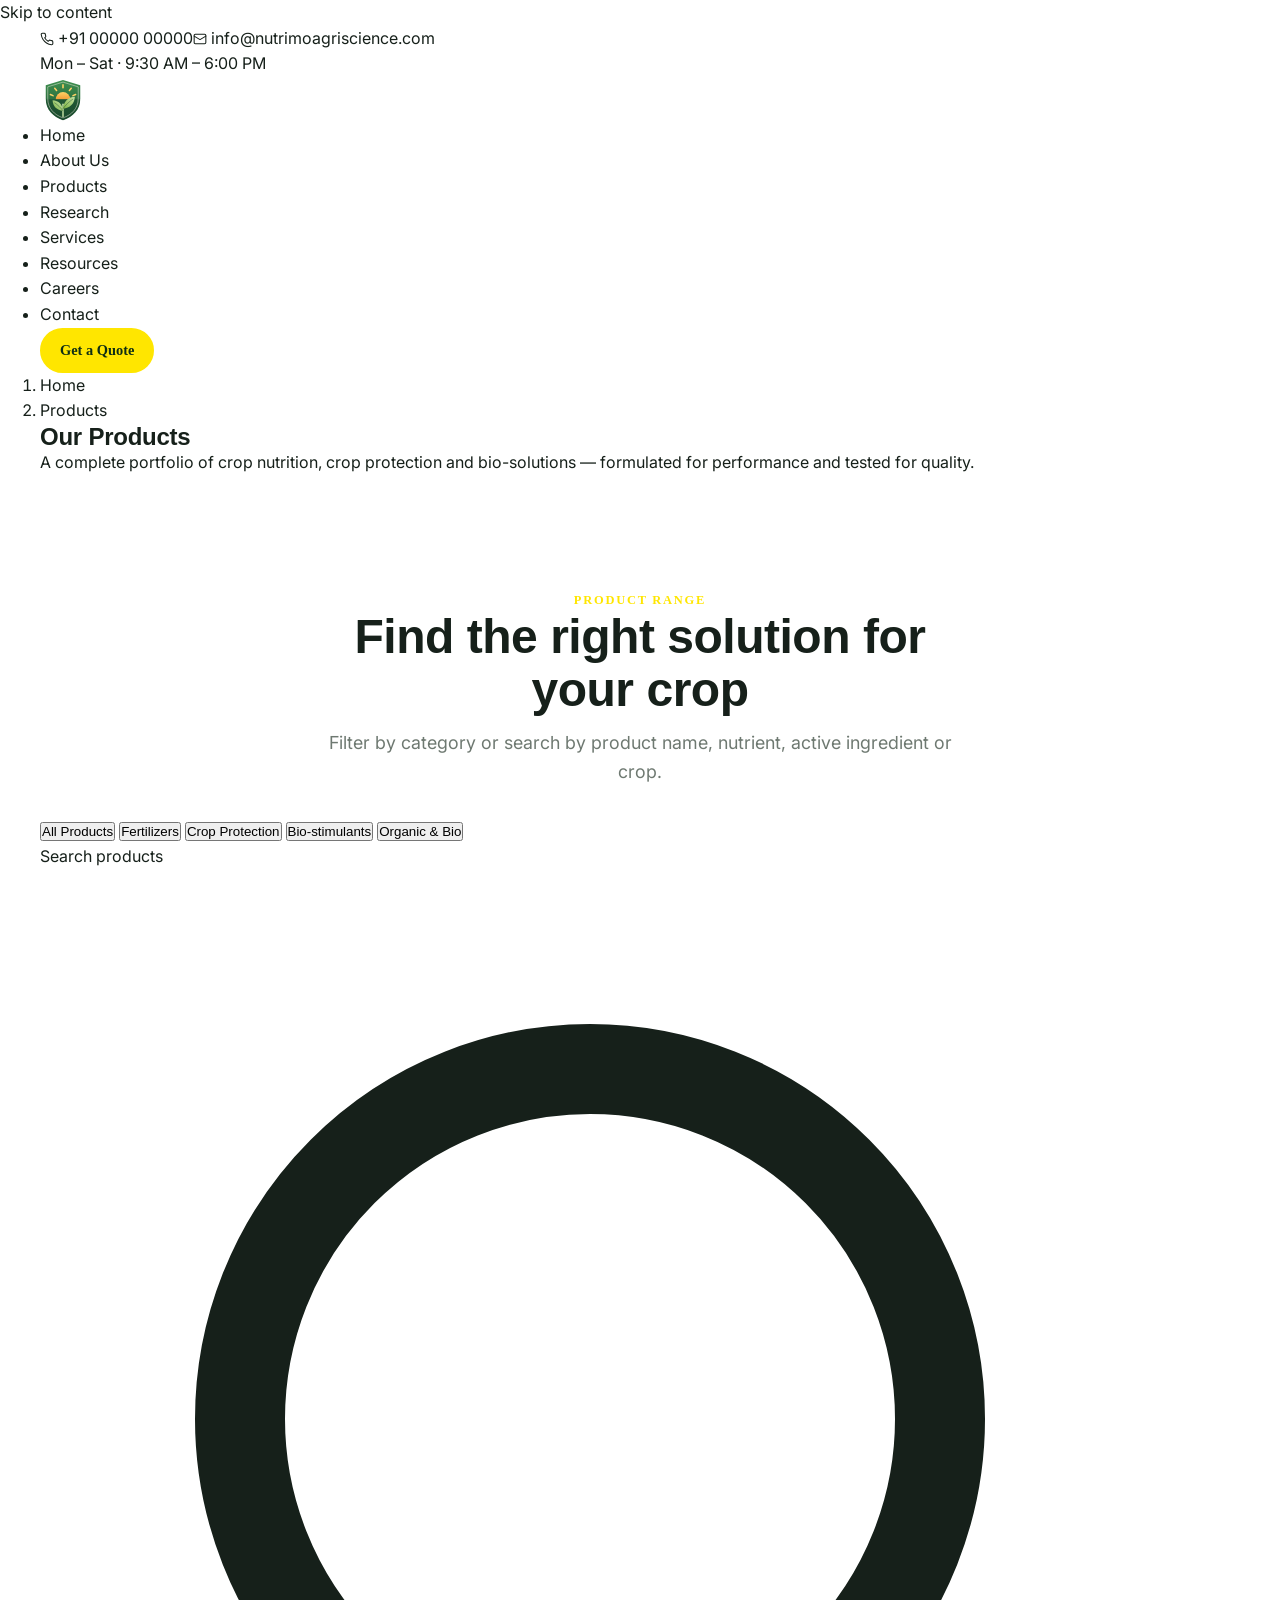
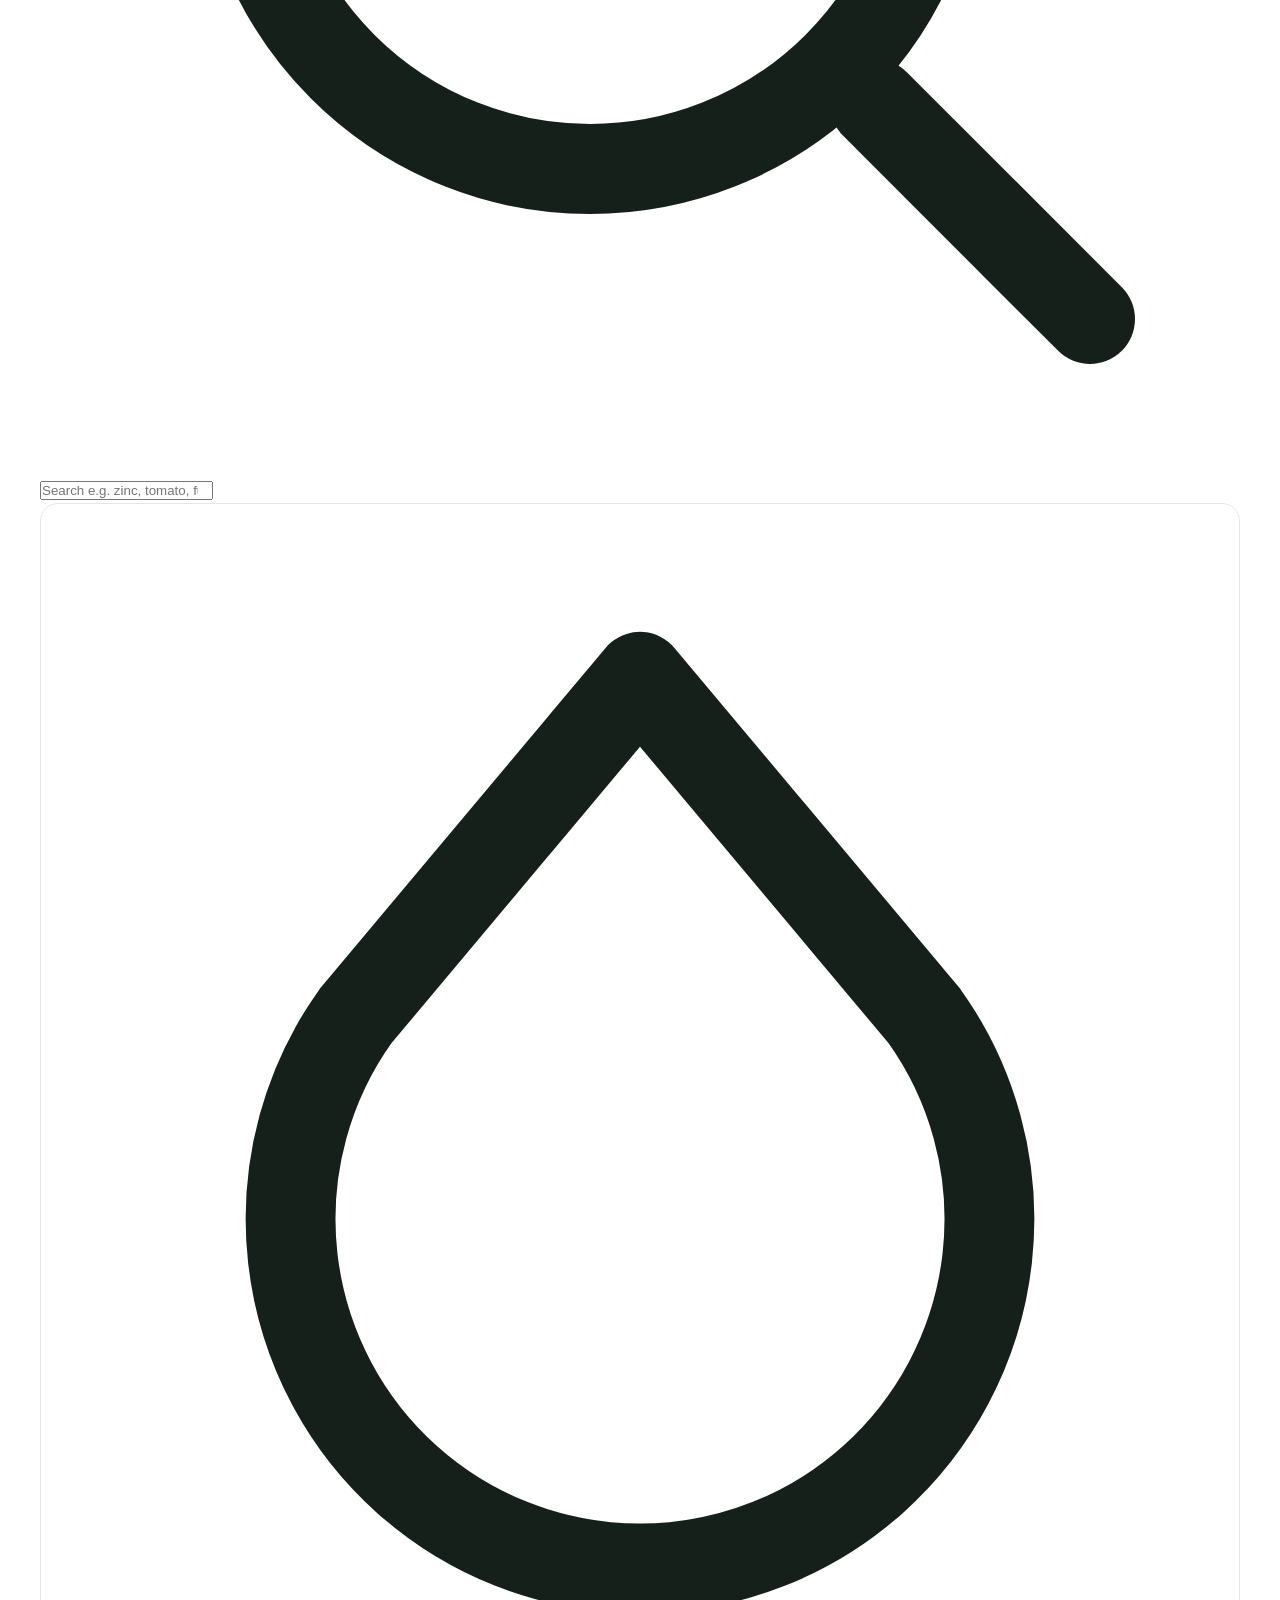
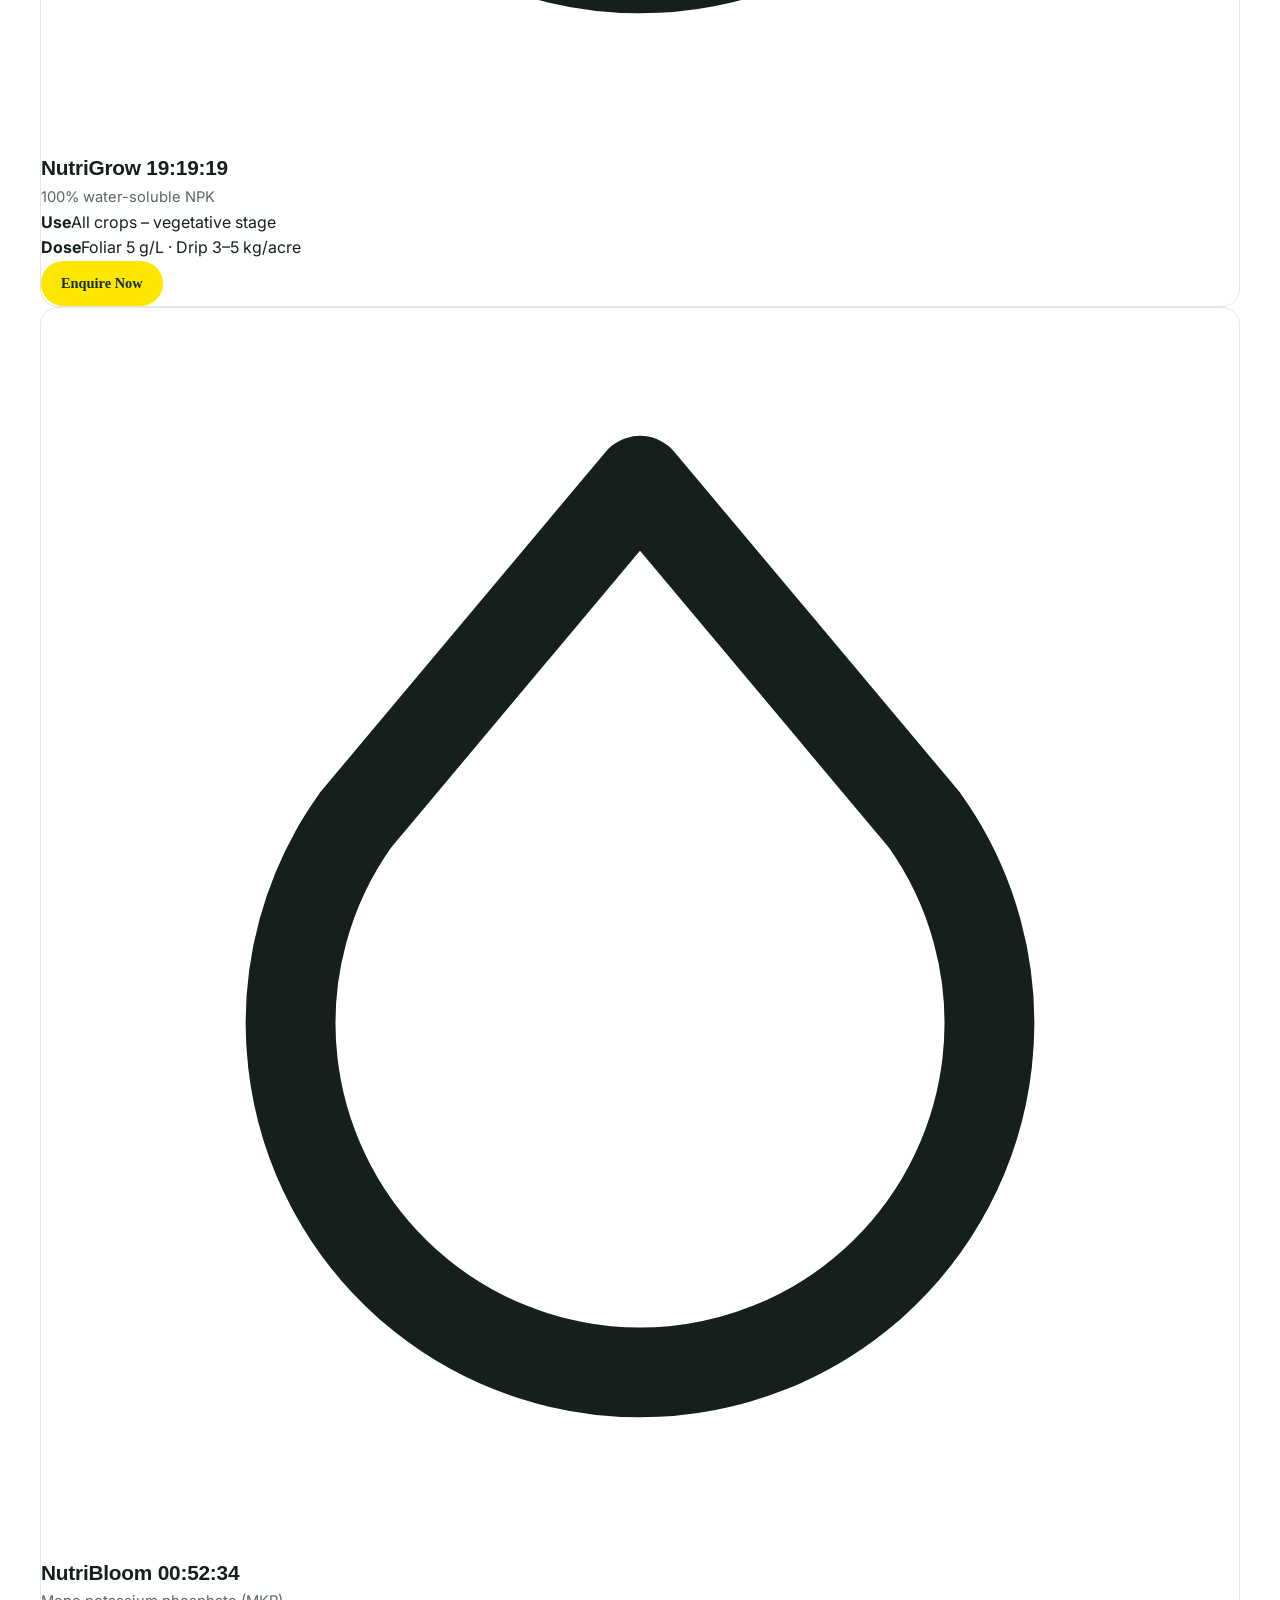
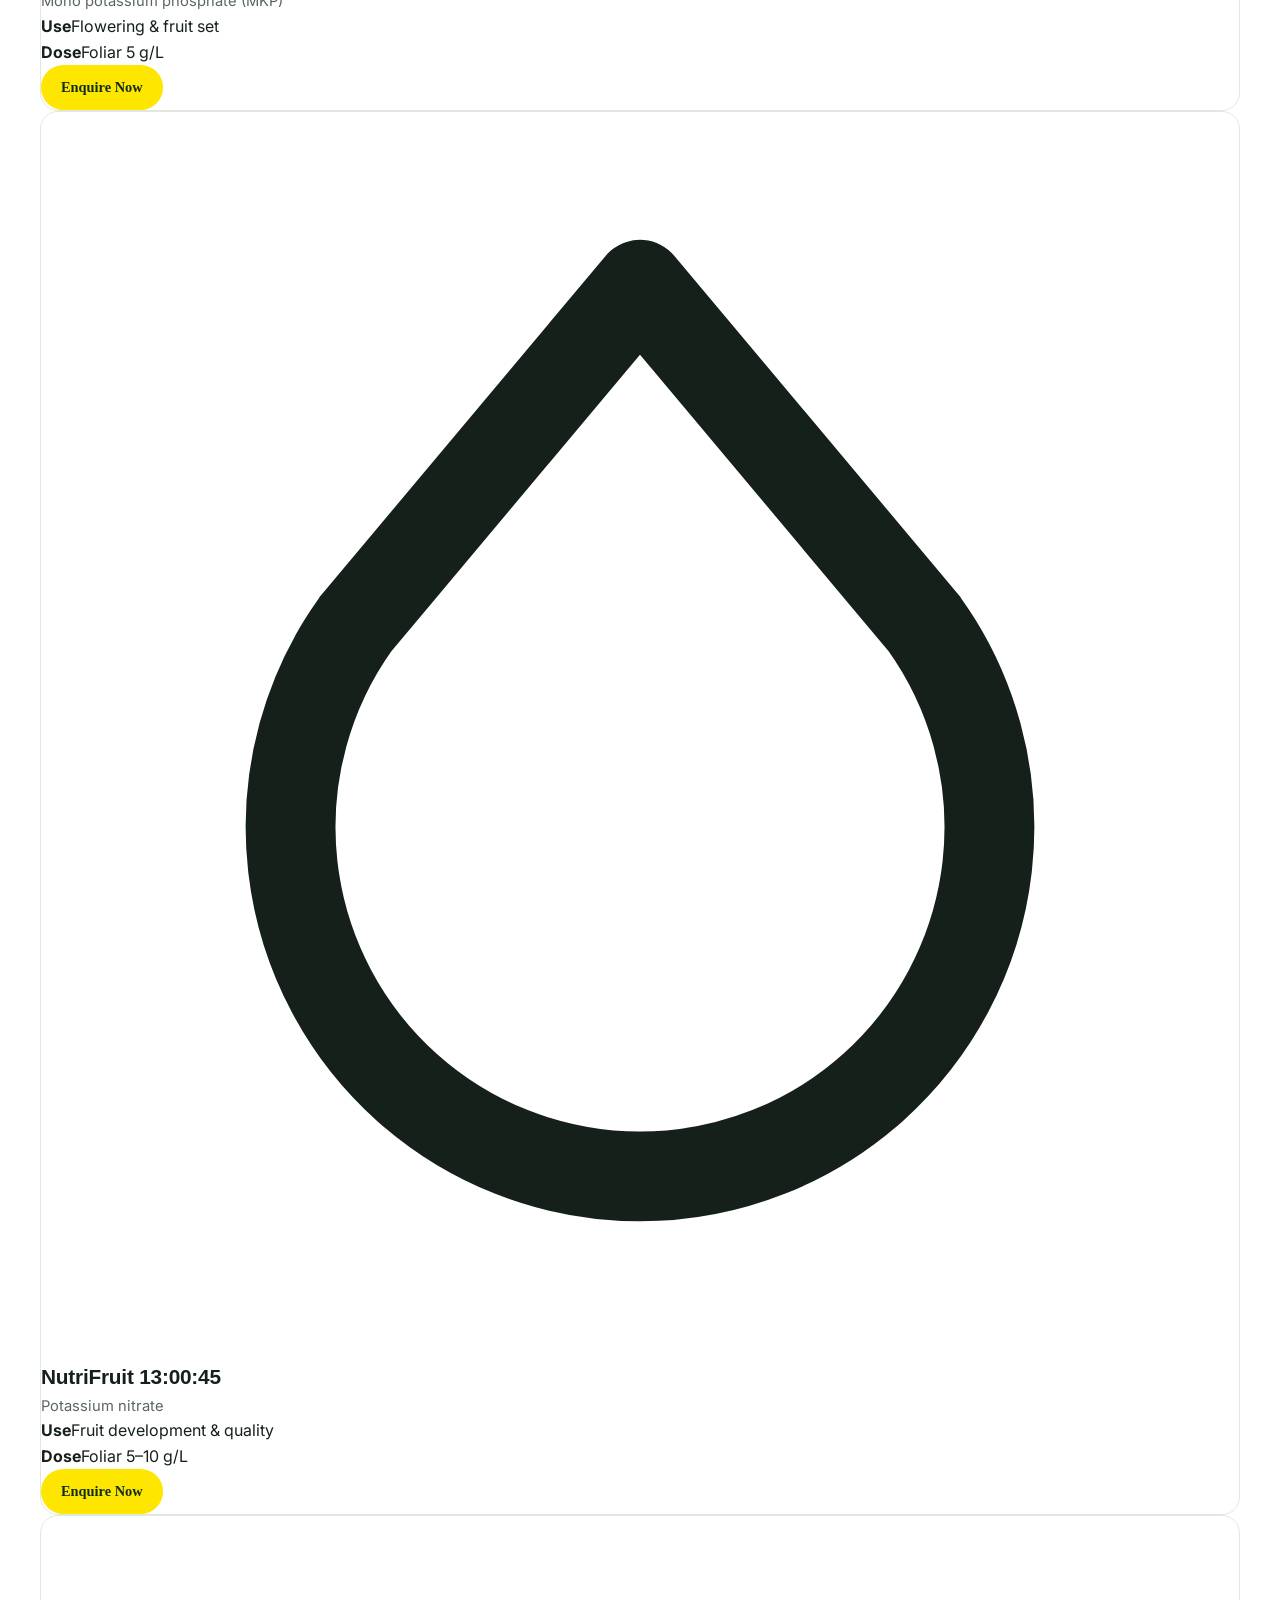
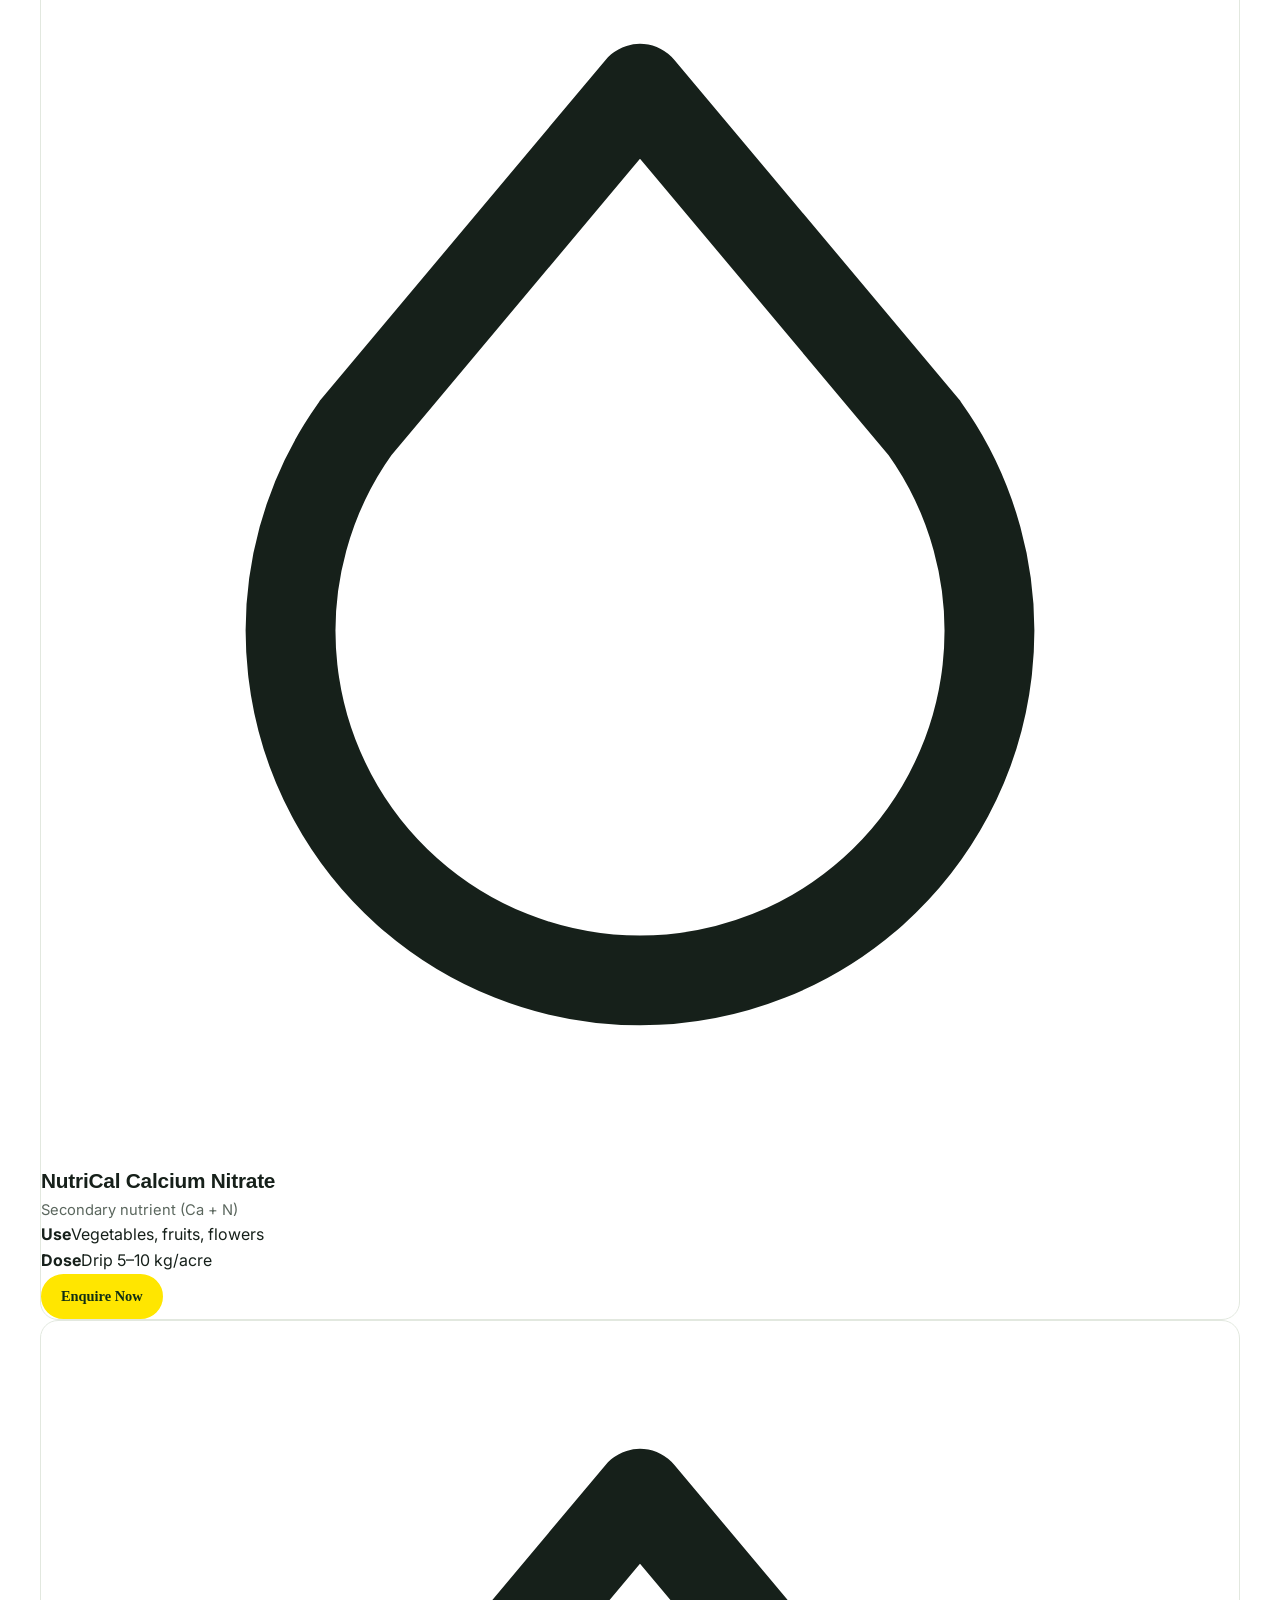
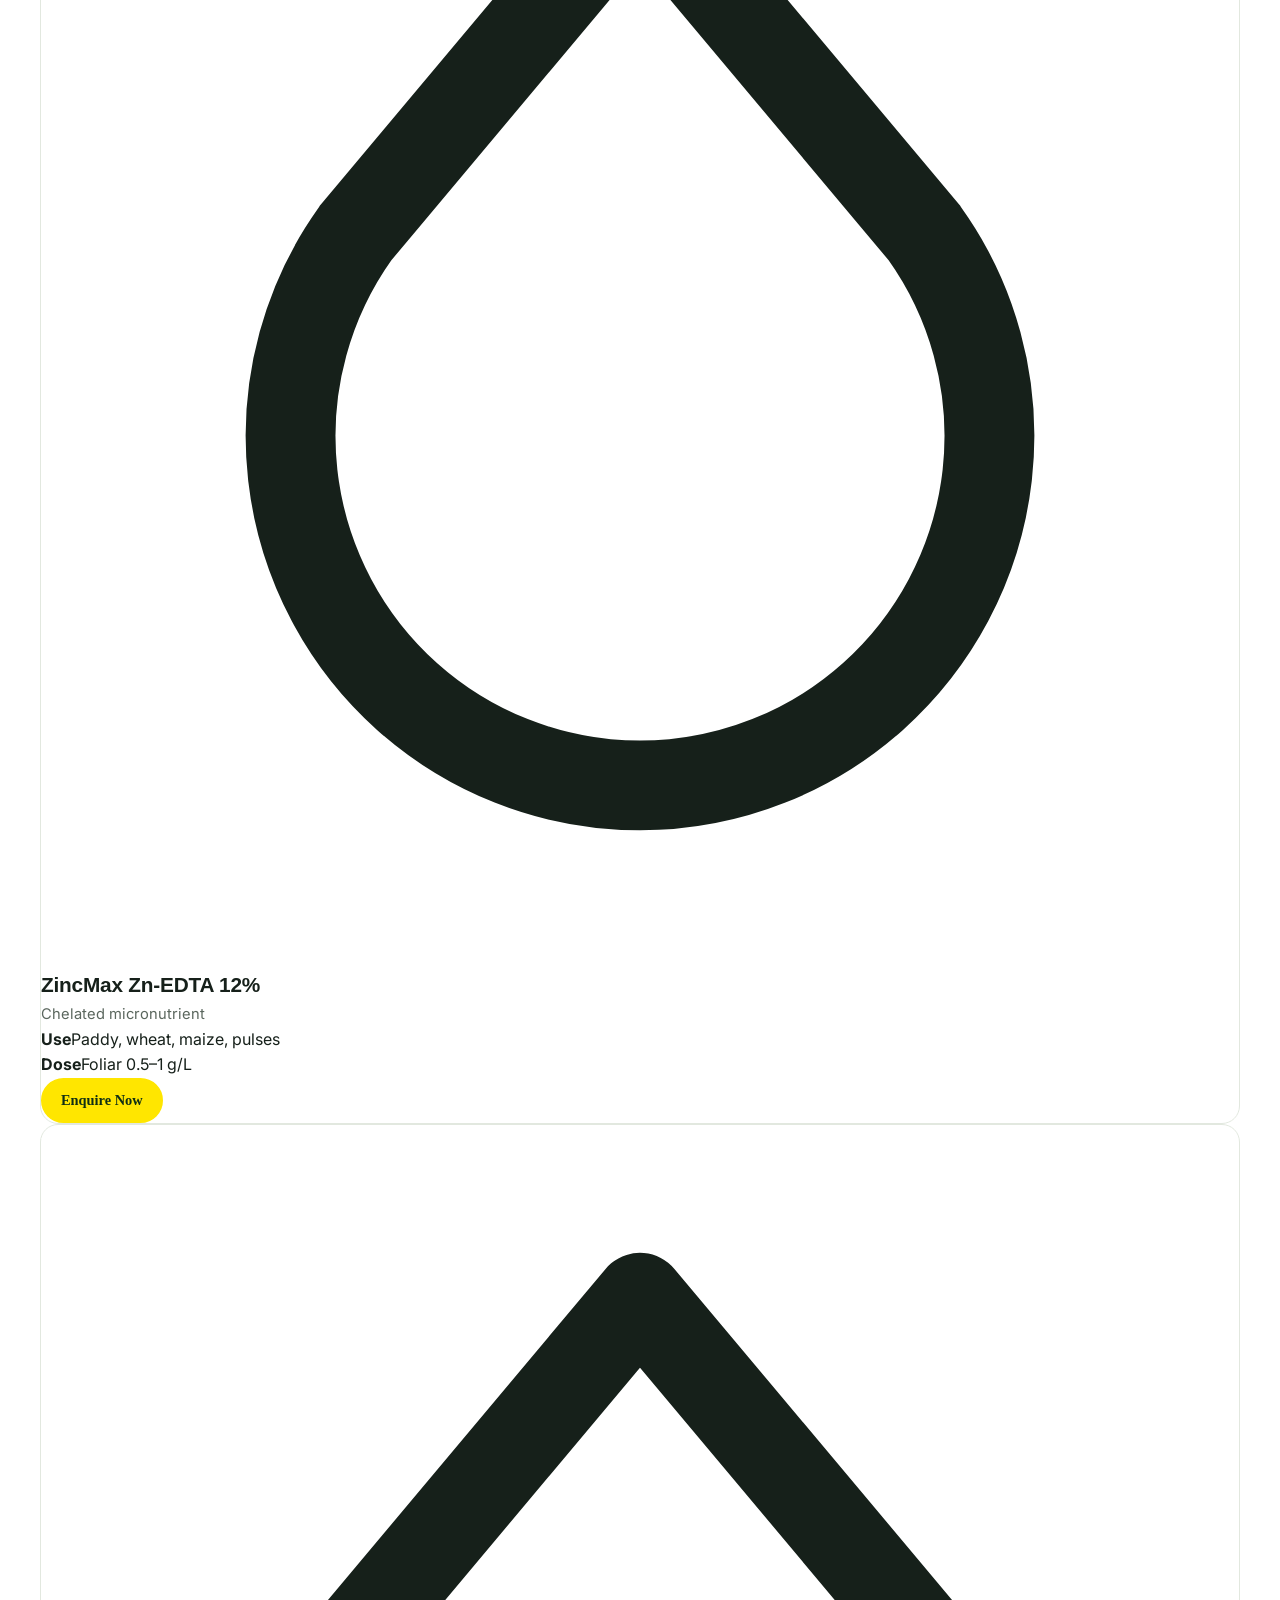
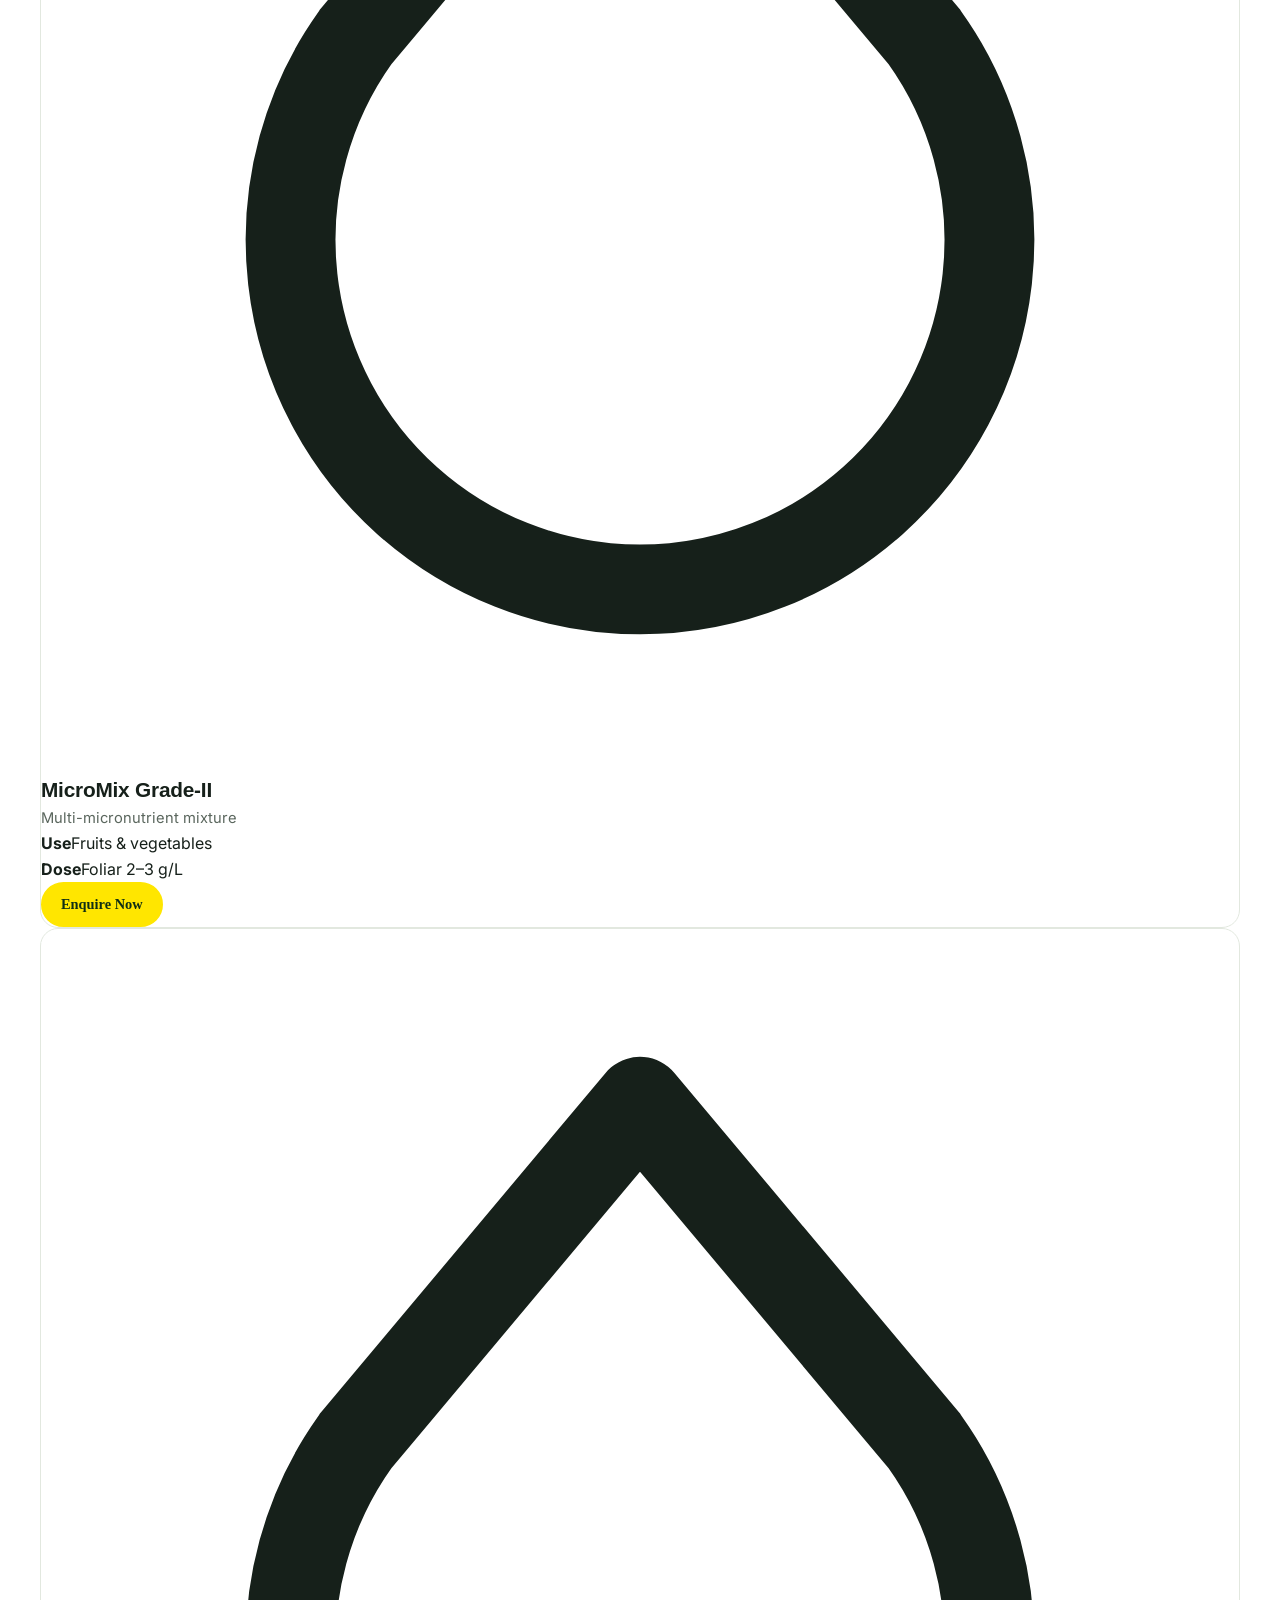
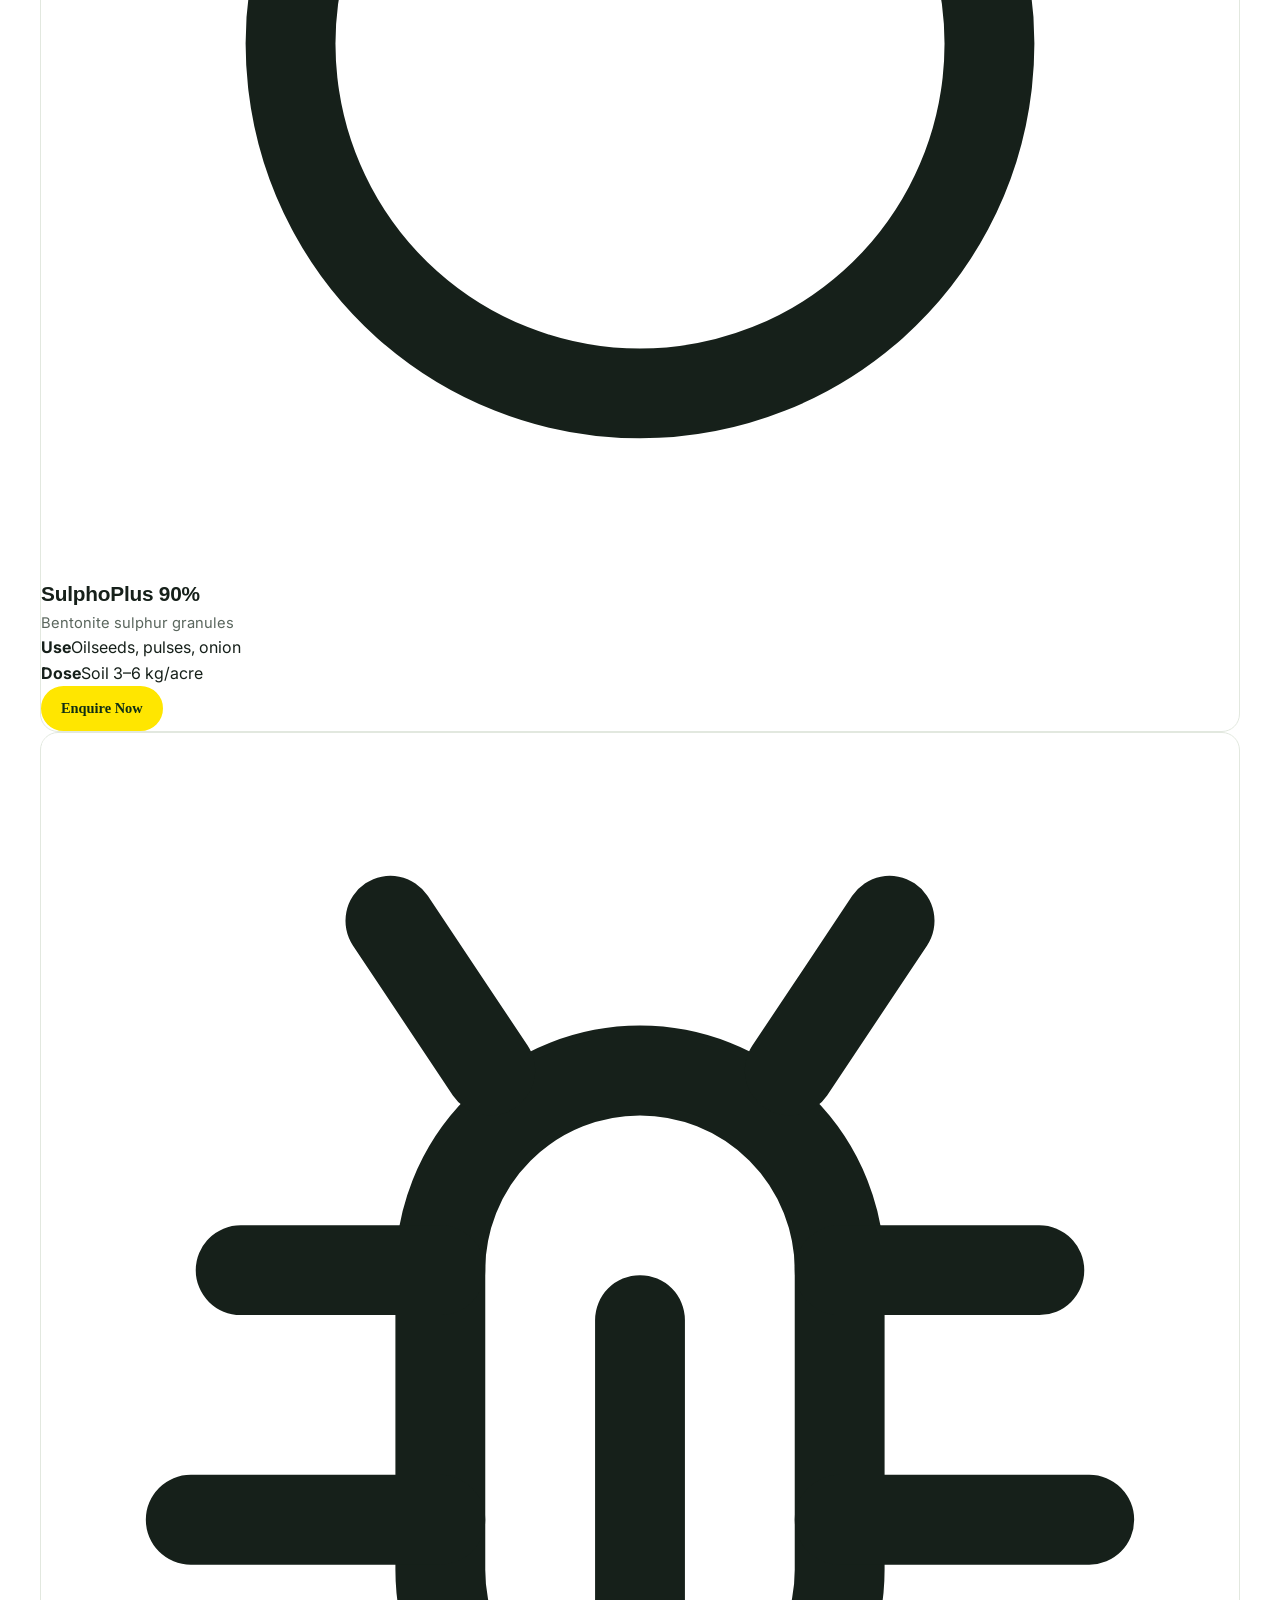
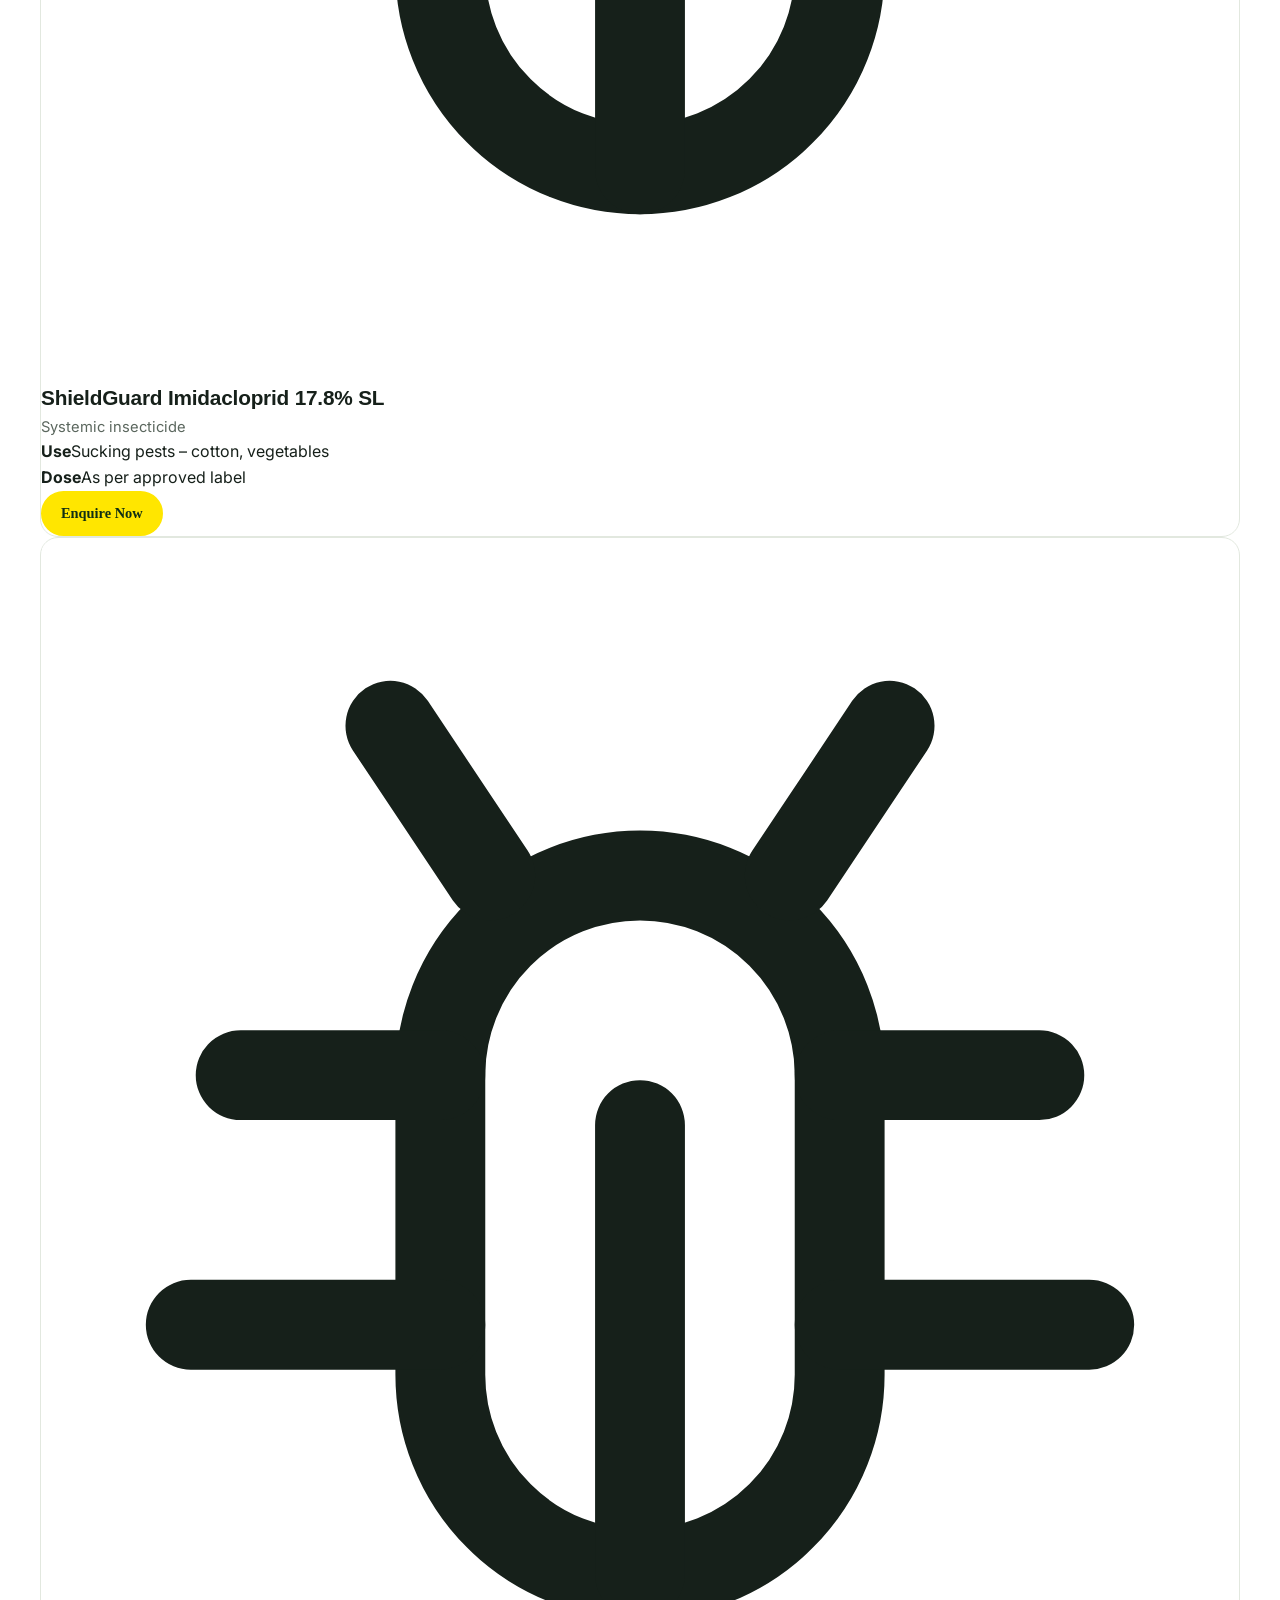
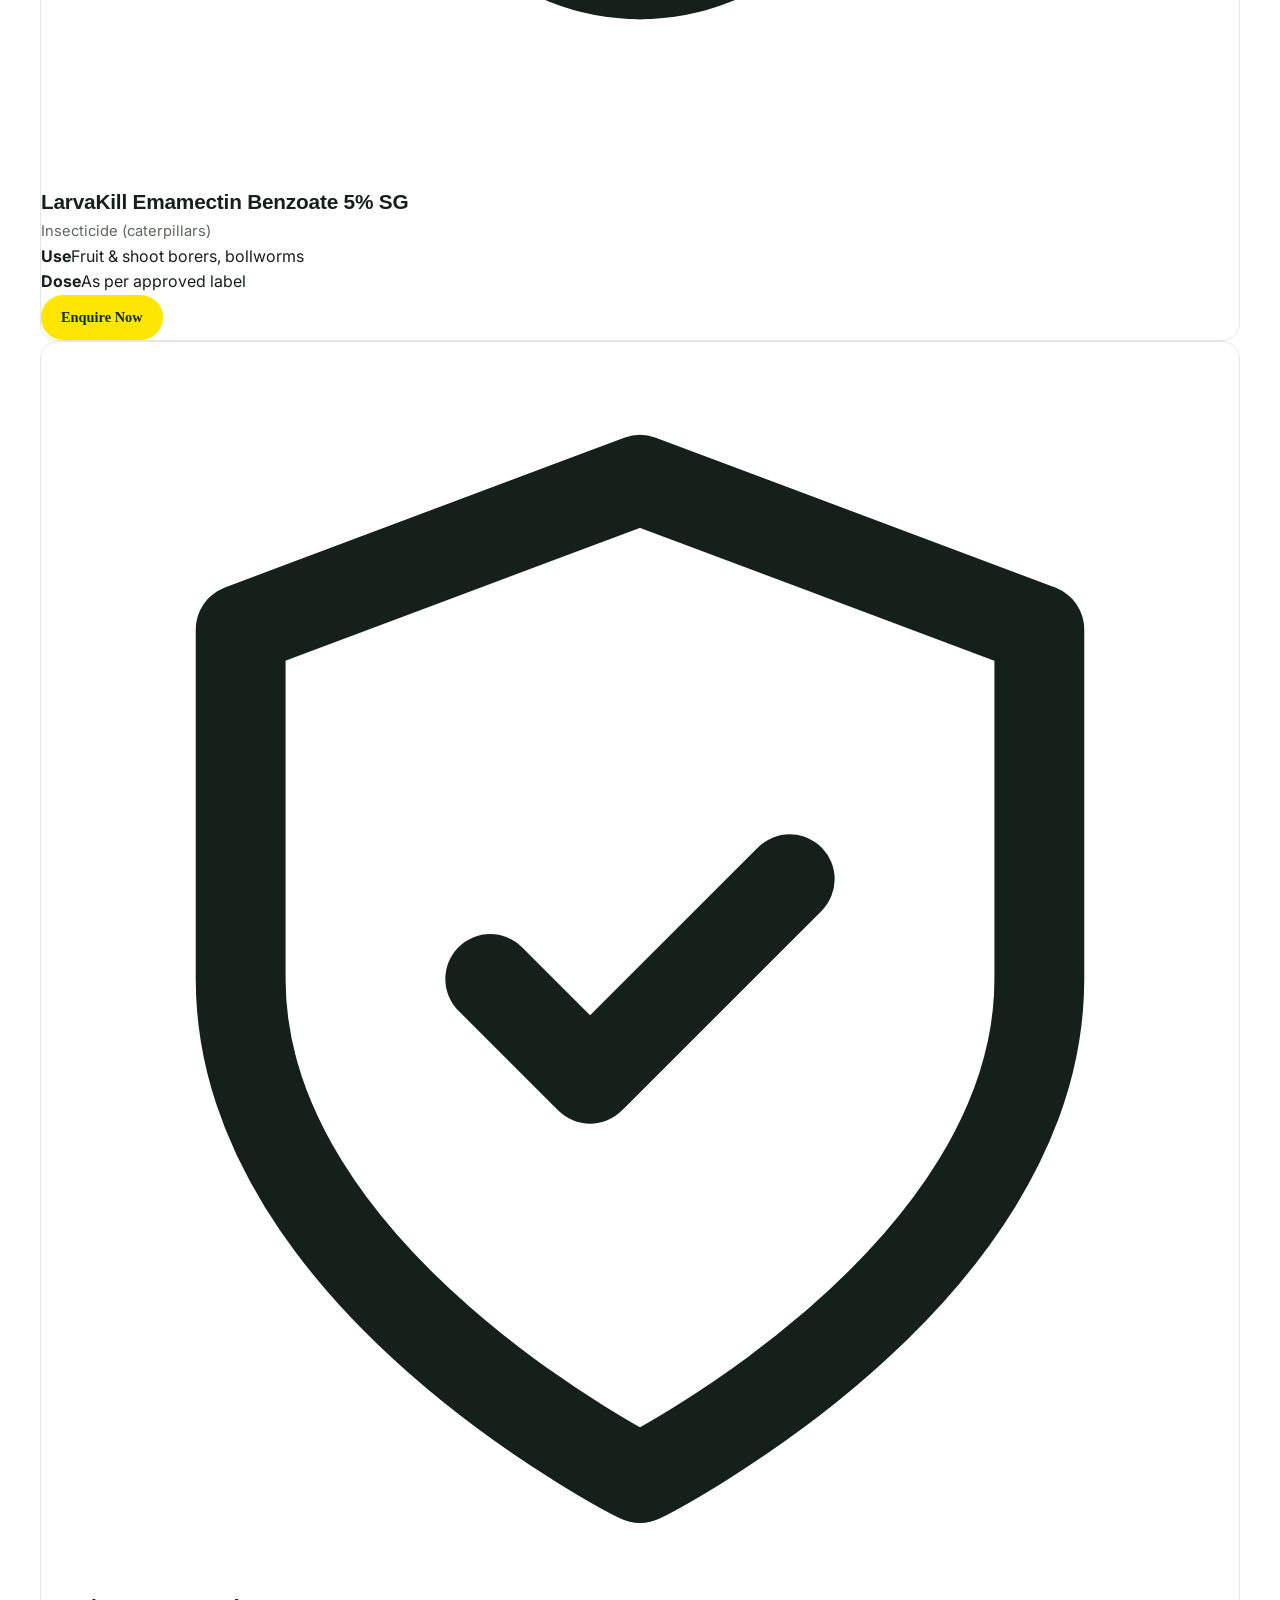
<file: products.html>
<!doctype html>
<html lang="en" class="no-js">
<head>
<meta charset="utf-8">
<meta name="viewport" content="width=device-width, initial-scale=1">
<title>Products – Fertilizers, Pesticides & Bio-stimulants | Nutrimo Agri Science</title>
<meta name="description" content="Explore Nutrimo's water-soluble fertilizers, micronutrients, insecticides, fungicides, herbicides, bio-stimulants and organic bio-fertilizers.">
<meta name="robots" content="index, follow">
<link rel="canonical" href="https://www.nutrimoagriscience.com/products.html">
<meta name="theme-color" content="#1c4f2e">
<meta property="og:type" content="website">
<meta property="og:site_name" content="Nutrimo Agri Science">
<meta property="og:title" content="Products – Fertilizers, Pesticides & Bio-stimulants | Nutrimo Agri Science">
<meta property="og:description" content="Explore Nutrimo's water-soluble fertilizers, micronutrients, insecticides, fungicides, herbicides, bio-stimulants and organic bio-fertilizers.">
<meta property="og:url" content="https://www.nutrimoagriscience.com/products.html">
<meta property="og:image" content="https://www.nutrimoagriscience.com/assets/img/og-image.png">
<meta name="twitter:card" content="summary_large_image">
<link rel="icon" href="favicon.svg" type="image/svg+xml">
<link rel="apple-touch-icon" href="assets/img/apple-touch-icon.png">
<link rel="manifest" href="site.webmanifest">
<link rel="preconnect" href="https://fonts.googleapis.com">
<link rel="preconnect" href="https://fonts.gstatic.com" crossorigin>
<link href="https://fonts.googleapis.com/css2?family=Inter:wght@400;500;600&family=Manrope:wght@600;700;800&display=swap" rel="stylesheet">
<link rel="stylesheet" href="css/style.css">
<script type="application/ld+json">{"@context": "https://schema.org", "@type": "BreadcrumbList", "itemListElement": [{"@type": "ListItem", "position": 1, "name": "Home", "item": "https://www.nutrimoagriscience.com/"}, {"@type": "ListItem", "position": 2, "name": "Products", "item": "https://www.nutrimoagriscience.com/products.html"}]}</script>
</head>
<body>
<a class="skip-link" href="#main">Skip to content</a>
<div class="topbar">
  <div class="container">
    <div><span><svg style="width:14px;height:14px;display:inline;vertical-align:-2px" viewBox="0 0 24 24" fill="none" stroke="currentColor" stroke-width="1.8" stroke-linecap="round" stroke-linejoin="round" aria-hidden="true" focusable="false"><path d="M22 16.9v3a2 2 0 0 1-2.2 2 19.8 19.8 0 0 1-8.6-3.1 19.5 19.5 0 0 1-6-6A19.8 19.8 0 0 1 2.1 4.2 2 2 0 0 1 4.1 2h3a2 2 0 0 1 2 1.7c.1 1 .4 1.9.7 2.8a2 2 0 0 1-.5 2.1L8 9.9a16 16 0 0 0 6 6l1.3-1.3a2 2 0 0 1 2.1-.5c.9.3 1.8.6 2.8.7a2 2 0 0 1 1.7 2Z"/></svg> <a href="tel:+910000000000">+91 00000 00000</a></span><span class="hide-sm"><svg style="width:14px;height:14px;display:inline;vertical-align:-2px" viewBox="0 0 24 24" fill="none" stroke="currentColor" stroke-width="1.8" stroke-linecap="round" stroke-linejoin="round" aria-hidden="true" focusable="false"><rect x="2" y="4" width="20" height="16" rx="2"/><path d="m22 7-10 6L2 7"/></svg> <a href="mailto:info@nutrimoagriscience.com">info@nutrimoagriscience.com</a></span></div>
    <div class="hide-sm">Mon – Sat · 9:30 AM – 6:00 PM</div>
  </div>
</div>
<header class="site-header">
  <div class="container nav-wrap">
    <a class="brand" href="index.html" aria-label="Nutrimo Agri Science – Home">
      <img src="assets/img/logo-mark.svg" width="46" height="46" alt="">
      <span class="brand-text"><strong>Nutrimo</strong><small>Agri Science</small></span>
    </a>
    <button class="nav-toggle" type="button" aria-expanded="false" aria-controls="site-nav"><span></span><span></span><span></span><span class="sr-only">Menu</span></button>
    <nav id="site-nav" class="site-nav" aria-label="Main navigation">
      <ul><li><a href="index.html">Home</a></li><li><a href="about.html">About Us</a></li><li><a href="products.html" aria-current="page">Products</a></li><li><a href="research.html">Research</a></li><li><a href="services.html">Services</a></li><li><a href="resources.html">Resources</a></li><li><a href="careers.html">Careers</a></li><li><a href="contact.html">Contact</a></li></ul>
      <a class="btn btn-sm" href="contact.html#inquiry">Get a Quote</a>
    </nav>
  </div>
</header>
<main id="main">
<section class="page-hero">
  <div class="container">
    <nav aria-label="Breadcrumb"><ol class="breadcrumb"><li><a href="index.html">Home</a></li><li aria-current="page">Products</li></ol></nav>
    <h1>Our Products</h1>
    <p>A complete portfolio of crop nutrition, crop protection and bio-solutions — formulated for performance and tested for quality.</p>
  </div>
</section>
<section class="section" aria-labelledby="range-title">
  <div class="container">
    <div class="section-head">
      <span class="eyebrow">Product range</span>
      <h2 id="range-title">Find the right solution for your crop</h2>
      <p class="lead">Filter by category or search by product name, nutrient, active ingredient or crop.</p>
    </div>

    <div class="filter-bar" role="group" aria-label="Filter products by category" data-filter-group="#product-grid" data-search="#product-search">
      <button type="button" class="filter-btn" data-filter="all" aria-pressed="true">All Products</button>
      <button type="button" class="filter-btn" data-filter="fertilizers" aria-pressed="false">Fertilizers</button>
      <button type="button" class="filter-btn" data-filter="pesticides" aria-pressed="false">Crop Protection</button>
      <button type="button" class="filter-btn" data-filter="biostimulants" aria-pressed="false">Bio-stimulants</button>
      <button type="button" class="filter-btn" data-filter="organic" aria-pressed="false">Organic &amp; Bio</button>
    </div>
    <div class="search-field">
      <label for="product-search" class="sr-only">Search products</label>
      <svg viewBox="0 0 24 24" fill="none" stroke="currentColor" stroke-width="1.8" stroke-linecap="round" stroke-linejoin="round" aria-hidden="true" focusable="false"><circle cx="11" cy="11" r="7"/><path d="m21 21-4.3-4.3"/></svg>
      <input type="search" id="product-search" placeholder="Search e.g. zinc, tomato, fungicide">
    </div>

    <div>
      <div class="grid grid-3" id="product-grid">
        <article class="card product-card reveal" data-category="fertilizers">
          <div class="product-top"><span class="tag">Fertilizer</span><span class="icon"><svg viewBox="0 0 24 24" fill="none" stroke="currentColor" stroke-width="1.8" stroke-linecap="round" stroke-linejoin="round" aria-hidden="true" focusable="false"><path d="M12 2.7 6.3 9.5a7 7 0 1 0 11.4 0Z"/></svg></span></div>
          <div class="product-body">
            <h3>NutriGrow 19:19:19</h3>
            <p class="product-type">100% water-soluble NPK</p>
            <ul class="spec"><li><b>Use</b><span>All crops – vegetative stage</span></li><li><b>Dose</b><span>Foliar 5 g/L · Drip 3–5 kg/acre</span></li></ul>
            <a class="btn btn-sm btn-outline" href="contact.html?type=product&amp;product=NutriGrow%2019%3A19%3A19#inquiry">Enquire Now</a>
          </div>
        </article>
        <article class="card product-card reveal" data-category="fertilizers">
          <div class="product-top"><span class="tag">Fertilizer</span><span class="icon"><svg viewBox="0 0 24 24" fill="none" stroke="currentColor" stroke-width="1.8" stroke-linecap="round" stroke-linejoin="round" aria-hidden="true" focusable="false"><path d="M12 2.7 6.3 9.5a7 7 0 1 0 11.4 0Z"/></svg></span></div>
          <div class="product-body">
            <h3>NutriBloom 00:52:34</h3>
            <p class="product-type">Mono potassium phosphate (MKP)</p>
            <ul class="spec"><li><b>Use</b><span>Flowering &amp; fruit set</span></li><li><b>Dose</b><span>Foliar 5 g/L</span></li></ul>
            <a class="btn btn-sm btn-outline" href="contact.html?type=product&amp;product=NutriBloom%2000%3A52%3A34#inquiry">Enquire Now</a>
          </div>
        </article>
        <article class="card product-card reveal" data-category="fertilizers">
          <div class="product-top"><span class="tag">Fertilizer</span><span class="icon"><svg viewBox="0 0 24 24" fill="none" stroke="currentColor" stroke-width="1.8" stroke-linecap="round" stroke-linejoin="round" aria-hidden="true" focusable="false"><path d="M12 2.7 6.3 9.5a7 7 0 1 0 11.4 0Z"/></svg></span></div>
          <div class="product-body">
            <h3>NutriFruit 13:00:45</h3>
            <p class="product-type">Potassium nitrate</p>
            <ul class="spec"><li><b>Use</b><span>Fruit development &amp; quality</span></li><li><b>Dose</b><span>Foliar 5–10 g/L</span></li></ul>
            <a class="btn btn-sm btn-outline" href="contact.html?type=product&amp;product=NutriFruit%2013%3A00%3A45#inquiry">Enquire Now</a>
          </div>
        </article>
        <article class="card product-card reveal" data-category="fertilizers">
          <div class="product-top"><span class="tag">Fertilizer</span><span class="icon"><svg viewBox="0 0 24 24" fill="none" stroke="currentColor" stroke-width="1.8" stroke-linecap="round" stroke-linejoin="round" aria-hidden="true" focusable="false"><path d="M12 2.7 6.3 9.5a7 7 0 1 0 11.4 0Z"/></svg></span></div>
          <div class="product-body">
            <h3>NutriCal Calcium Nitrate</h3>
            <p class="product-type">Secondary nutrient (Ca + N)</p>
            <ul class="spec"><li><b>Use</b><span>Vegetables, fruits, flowers</span></li><li><b>Dose</b><span>Drip 5–10 kg/acre</span></li></ul>
            <a class="btn btn-sm btn-outline" href="contact.html?type=product&amp;product=NutriCal%20Calcium%20Nitrate#inquiry">Enquire Now</a>
          </div>
        </article>
        <article class="card product-card reveal" data-category="fertilizers">
          <div class="product-top"><span class="tag">Fertilizer</span><span class="icon"><svg viewBox="0 0 24 24" fill="none" stroke="currentColor" stroke-width="1.8" stroke-linecap="round" stroke-linejoin="round" aria-hidden="true" focusable="false"><path d="M12 2.7 6.3 9.5a7 7 0 1 0 11.4 0Z"/></svg></span></div>
          <div class="product-body">
            <h3>ZincMax Zn-EDTA 12%</h3>
            <p class="product-type">Chelated micronutrient</p>
            <ul class="spec"><li><b>Use</b><span>Paddy, wheat, maize, pulses</span></li><li><b>Dose</b><span>Foliar 0.5–1 g/L</span></li></ul>
            <a class="btn btn-sm btn-outline" href="contact.html?type=product&amp;product=ZincMax%20Zn-EDTA%2012%25#inquiry">Enquire Now</a>
          </div>
        </article>
        <article class="card product-card reveal" data-category="fertilizers">
          <div class="product-top"><span class="tag">Fertilizer</span><span class="icon"><svg viewBox="0 0 24 24" fill="none" stroke="currentColor" stroke-width="1.8" stroke-linecap="round" stroke-linejoin="round" aria-hidden="true" focusable="false"><path d="M12 2.7 6.3 9.5a7 7 0 1 0 11.4 0Z"/></svg></span></div>
          <div class="product-body">
            <h3>MicroMix Grade-II</h3>
            <p class="product-type">Multi-micronutrient mixture</p>
            <ul class="spec"><li><b>Use</b><span>Fruits &amp; vegetables</span></li><li><b>Dose</b><span>Foliar 2–3 g/L</span></li></ul>
            <a class="btn btn-sm btn-outline" href="contact.html?type=product&amp;product=MicroMix%20Grade-II#inquiry">Enquire Now</a>
          </div>
        </article>
        <article class="card product-card reveal" data-category="fertilizers">
          <div class="product-top"><span class="tag">Fertilizer</span><span class="icon"><svg viewBox="0 0 24 24" fill="none" stroke="currentColor" stroke-width="1.8" stroke-linecap="round" stroke-linejoin="round" aria-hidden="true" focusable="false"><path d="M12 2.7 6.3 9.5a7 7 0 1 0 11.4 0Z"/></svg></span></div>
          <div class="product-body">
            <h3>SulphoPlus 90%</h3>
            <p class="product-type">Bentonite sulphur granules</p>
            <ul class="spec"><li><b>Use</b><span>Oilseeds, pulses, onion</span></li><li><b>Dose</b><span>Soil 3–6 kg/acre</span></li></ul>
            <a class="btn btn-sm btn-outline" href="contact.html?type=product&amp;product=SulphoPlus%2090%25#inquiry">Enquire Now</a>
          </div>
        </article>
        <article class="card product-card reveal" data-category="pesticides">
          <div class="product-top"><span class="tag">Crop Protection</span><span class="icon sun"><svg viewBox="0 0 24 24" fill="none" stroke="currentColor" stroke-width="1.8" stroke-linecap="round" stroke-linejoin="round" aria-hidden="true" focusable="false"><rect x="8" y="6" width="8" height="14" rx="4"/><path d="M12 20v-9M8 10H4M16 10h4M8 15H3M16 15h5M9 6 7 3M15 6l2-3"/></svg></span></div>
          <div class="product-body">
            <h3>ShieldGuard Imidacloprid 17.8% SL</h3>
            <p class="product-type">Systemic insecticide</p>
            <ul class="spec"><li><b>Use</b><span>Sucking pests – cotton, vegetables</span></li><li><b>Dose</b><span>As per approved label</span></li></ul>
            <a class="btn btn-sm btn-outline" href="contact.html?type=product&amp;product=ShieldGuard%20Imidacloprid%2017.8%25%20SL#inquiry">Enquire Now</a>
          </div>
        </article>
        <article class="card product-card reveal" data-category="pesticides">
          <div class="product-top"><span class="tag">Crop Protection</span><span class="icon sun"><svg viewBox="0 0 24 24" fill="none" stroke="currentColor" stroke-width="1.8" stroke-linecap="round" stroke-linejoin="round" aria-hidden="true" focusable="false"><rect x="8" y="6" width="8" height="14" rx="4"/><path d="M12 20v-9M8 10H4M16 10h4M8 15H3M16 15h5M9 6 7 3M15 6l2-3"/></svg></span></div>
          <div class="product-body">
            <h3>LarvaKill Emamectin Benzoate 5% SG</h3>
            <p class="product-type">Insecticide (caterpillars)</p>
            <ul class="spec"><li><b>Use</b><span>Fruit &amp; shoot borers, bollworms</span></li><li><b>Dose</b><span>As per approved label</span></li></ul>
            <a class="btn btn-sm btn-outline" href="contact.html?type=product&amp;product=LarvaKill%20Emamectin%20Benzoate%205%25%20SG#inquiry">Enquire Now</a>
          </div>
        </article>
        <article class="card product-card reveal" data-category="pesticides">
          <div class="product-top"><span class="tag">Crop Protection</span><span class="icon sun"><svg viewBox="0 0 24 24" fill="none" stroke="currentColor" stroke-width="1.8" stroke-linecap="round" stroke-linejoin="round" aria-hidden="true" focusable="false"><path d="M12 22s8-4 8-10V5l-8-3-8 3v7c0 6 8 10 8 10Z"/><path d="m9 12 2 2 4-4"/></svg></span></div>
          <div class="product-body">
            <h3>FungiStop Mancozeb 75% WP</h3>
            <p class="product-type">Contact fungicide</p>
            <ul class="spec"><li><b>Use</b><span>Blights, leaf spots, downy mildew</span></li><li><b>Dose</b><span>As per approved label</span></li></ul>
            <a class="btn btn-sm btn-outline" href="contact.html?type=product&amp;product=FungiStop%20Mancozeb%2075%25%20WP#inquiry">Enquire Now</a>
          </div>
        </article>
        <article class="card product-card reveal" data-category="pesticides">
          <div class="product-top"><span class="tag">Crop Protection</span><span class="icon sun"><svg viewBox="0 0 24 24" fill="none" stroke="currentColor" stroke-width="1.8" stroke-linecap="round" stroke-linejoin="round" aria-hidden="true" focusable="false"><path d="M12 22s8-4 8-10V5l-8-3-8 3v7c0 6 8 10 8 10Z"/><path d="m9 12 2 2 4-4"/></svg></span></div>
          <div class="product-body">
            <h3>AzoShield Azoxystrobin 23% SC</h3>
            <p class="product-type">Systemic fungicide</p>
            <ul class="spec"><li><b>Use</b><span>Blast, sheath blight, powdery mildew</span></li><li><b>Dose</b><span>As per approved label</span></li></ul>
            <a class="btn btn-sm btn-outline" href="contact.html?type=product&amp;product=AzoShield%20Azoxystrobin%2023%25%20SC#inquiry">Enquire Now</a>
          </div>
        </article>
        <article class="card product-card reveal" data-category="pesticides">
          <div class="product-top"><span class="tag">Crop Protection</span><span class="icon sun"><svg viewBox="0 0 24 24" fill="none" stroke="currentColor" stroke-width="1.8" stroke-linecap="round" stroke-linejoin="round" aria-hidden="true" focusable="false"><path d="M11 20A7 7 0 0 1 9.8 6.1C15.5 5 17 4.48 19 2c1 2 2 4.18 2 8 0 5.5-4.78 10-10 10Z"/><path d="M2 21c0-3 1.85-5.36 5.08-6C9.5 14.52 12 13 13 12"/></svg></span></div>
          <div class="product-body">
            <h3>WeedClear Pendimethalin 30% EC</h3>
            <p class="product-type">Pre-emergence herbicide</p>
            <ul class="spec"><li><b>Use</b><span>Grassy &amp; broadleaf weeds</span></li><li><b>Dose</b><span>As per approved label</span></li></ul>
            <a class="btn btn-sm btn-outline" href="contact.html?type=product&amp;product=WeedClear%20Pendimethalin%2030%25%20EC#inquiry">Enquire Now</a>
          </div>
        </article>
        <article class="card product-card reveal" data-category="biostimulants">
          <div class="product-top"><span class="tag">Bio-stimulant</span><span class="icon earth"><svg viewBox="0 0 24 24" fill="none" stroke="currentColor" stroke-width="1.8" stroke-linecap="round" stroke-linejoin="round" aria-hidden="true" focusable="false"><circle cx="12" cy="12" r="4"/><path d="M12 2v2M12 20v2M4.9 4.9l1.4 1.4M17.7 17.7l1.4 1.4M2 12h2M20 12h2M4.9 19.1l1.4-1.4M17.7 6.3l1.4-1.4"/></svg></span></div>
          <div class="product-body">
            <h3>RootBoost Humic 98%</h3>
            <p class="product-type">Potassium humate flakes</p>
            <ul class="spec"><li><b>Use</b><span>All crops – root development</span></li><li><b>Dose</b><span>Soil 500 g/acre · Drip 1 kg/acre</span></li></ul>
            <a class="btn btn-sm btn-outline" href="contact.html?type=product&amp;product=RootBoost%20Humic%2098%25#inquiry">Enquire Now</a>
          </div>
        </article>
        <article class="card product-card reveal" data-category="biostimulants">
          <div class="product-top"><span class="tag">Bio-stimulant</span><span class="icon earth"><svg viewBox="0 0 24 24" fill="none" stroke="currentColor" stroke-width="1.8" stroke-linecap="round" stroke-linejoin="round" aria-hidden="true" focusable="false"><circle cx="12" cy="12" r="4"/><path d="M12 2v2M12 20v2M4.9 4.9l1.4 1.4M17.7 17.7l1.4 1.4M2 12h2M20 12h2M4.9 19.1l1.4-1.4M17.7 6.3l1.4-1.4"/></svg></span></div>
          <div class="product-body">
            <h3>SeaVigor Seaweed Extract</h3>
            <p class="product-type">Liquid seaweed bio-stimulant</p>
            <ul class="spec"><li><b>Use</b><span>Flowering, stress recovery</span></li><li><b>Dose</b><span>Foliar 2 ml/L</span></li></ul>
            <a class="btn btn-sm btn-outline" href="contact.html?type=product&amp;product=SeaVigor%20Seaweed%20Extract#inquiry">Enquire Now</a>
          </div>
        </article>
        <article class="card product-card reveal" data-category="biostimulants">
          <div class="product-top"><span class="tag">Bio-stimulant</span><span class="icon earth"><svg viewBox="0 0 24 24" fill="none" stroke="currentColor" stroke-width="1.8" stroke-linecap="round" stroke-linejoin="round" aria-hidden="true" focusable="false"><circle cx="12" cy="12" r="4"/><path d="M12 2v2M12 20v2M4.9 4.9l1.4 1.4M17.7 17.7l1.4 1.4M2 12h2M20 12h2M4.9 19.1l1.4-1.4M17.7 6.3l1.4-1.4"/></svg></span></div>
          <div class="product-body">
            <h3>AminoPower</h3>
            <p class="product-type">Amino acid bio-stimulant</p>
            <ul class="spec"><li><b>Use</b><span>Vegetative growth &amp; vigour</span></li><li><b>Dose</b><span>Foliar 2 ml/L</span></li></ul>
            <a class="btn btn-sm btn-outline" href="contact.html?type=product&amp;product=AminoPower#inquiry">Enquire Now</a>
          </div>
        </article>
        <article class="card product-card reveal" data-category="biostimulants">
          <div class="product-top"><span class="tag">Bio-stimulant</span><span class="icon earth"><svg viewBox="0 0 24 24" fill="none" stroke="currentColor" stroke-width="1.8" stroke-linecap="round" stroke-linejoin="round" aria-hidden="true" focusable="false"><circle cx="12" cy="12" r="4"/><path d="M12 2v2M12 20v2M4.9 4.9l1.4 1.4M17.7 17.7l1.4 1.4M2 12h2M20 12h2M4.9 19.1l1.4-1.4M17.7 6.3l1.4-1.4"/></svg></span></div>
          <div class="product-body">
            <h3>BloomPlus GA 0.001% L</h3>
            <p class="product-type">Plant growth regulator</p>
            <ul class="spec"><li><b>Use</b><span>Fruit set &amp; size</span></li><li><b>Dose</b><span>As per approved label</span></li></ul>
            <a class="btn btn-sm btn-outline" href="contact.html?type=product&amp;product=BloomPlus%20GA%200.001%25%20L#inquiry">Enquire Now</a>
          </div>
        </article>
        <article class="card product-card reveal" data-category="organic">
          <div class="product-top"><span class="tag">Organic &amp; Bio</span><span class="icon"><svg viewBox="0 0 24 24" fill="none" stroke="currentColor" stroke-width="1.8" stroke-linecap="round" stroke-linejoin="round" aria-hidden="true" focusable="false"><path d="M12 21v-9"/><path d="M12 12C12 8 9 5 4 5c0 4 3 7 8 7Z"/><path d="M12 14c0-4 3-7 8-7 0 4-3 7-8 7Z"/></svg></span></div>
          <div class="product-body">
            <h3>BioPhos PSB</h3>
            <p class="product-type">Phosphate solubilising bacteria</p>
            <ul class="spec"><li><b>Use</b><span>All crops</span></li><li><b>Dose</b><span>Seed 10 ml/kg · Soil 1 L/acre</span></li></ul>
            <a class="btn btn-sm btn-outline" href="contact.html?type=product&amp;product=BioPhos%20PSB#inquiry">Enquire Now</a>
          </div>
        </article>
        <article class="card product-card reveal" data-category="organic">
          <div class="product-top"><span class="tag">Organic &amp; Bio</span><span class="icon"><svg viewBox="0 0 24 24" fill="none" stroke="currentColor" stroke-width="1.8" stroke-linecap="round" stroke-linejoin="round" aria-hidden="true" focusable="false"><path d="M12 21v-9"/><path d="M12 12C12 8 9 5 4 5c0 4 3 7 8 7Z"/><path d="M12 14c0-4 3-7 8-7 0 4-3 7-8 7Z"/></svg></span></div>
          <div class="product-body">
            <h3>BioNPK Consortium</h3>
            <p class="product-type">N-fixing, P &amp; K mobilising microbes</p>
            <ul class="spec"><li><b>Use</b><span>All crops</span></li><li><b>Dose</b><span>Soil / drip 1 L/acre</span></li></ul>
            <a class="btn btn-sm btn-outline" href="contact.html?type=product&amp;product=BioNPK%20Consortium#inquiry">Enquire Now</a>
          </div>
        </article>
        <article class="card product-card reveal" data-category="organic">
          <div class="product-top"><span class="tag">Organic &amp; Bio</span><span class="icon"><svg viewBox="0 0 24 24" fill="none" stroke="currentColor" stroke-width="1.8" stroke-linecap="round" stroke-linejoin="round" aria-hidden="true" focusable="false"><path d="M11 20A7 7 0 0 1 9.8 6.1C15.5 5 17 4.48 19 2c1 2 2 4.18 2 8 0 5.5-4.78 10-10 10Z"/><path d="M2 21c0-3 1.85-5.36 5.08-6C9.5 14.52 12 13 13 12"/></svg></span></div>
          <div class="product-body">
            <h3>VermiGold Organic Manure</h3>
            <p class="product-type">Enriched vermicompost</p>
            <ul class="spec"><li><b>Use</b><span>All crops – soil conditioning</span></li><li><b>Dose</b><span>Soil 200–400 kg/acre</span></li></ul>
            <a class="btn btn-sm btn-outline" href="contact.html?type=product&amp;product=VermiGold%20Organic%20Manure#inquiry">Enquire Now</a>
          </div>
        </article>
        <article class="card product-card reveal" data-category="organic">
          <div class="product-top"><span class="tag">Organic &amp; Bio</span><span class="icon"><svg viewBox="0 0 24 24" fill="none" stroke="currentColor" stroke-width="1.8" stroke-linecap="round" stroke-linejoin="round" aria-hidden="true" focusable="false"><path d="M12 22s8-4 8-10V5l-8-3-8 3v7c0 6 8 10 8 10Z"/><path d="m9 12 2 2 4-4"/></svg></span></div>
          <div class="product-body">
            <h3>TrichoGuard Trichoderma 1% WP</h3>
            <p class="product-type">Bio-fungicide</p>
            <ul class="spec"><li><b>Use</b><span>Soil-borne diseases, wilt, root rot</span></li><li><b>Dose</b><span>As per approved label</span></li></ul>
            <a class="btn btn-sm btn-outline" href="contact.html?type=product&amp;product=TrichoGuard%20Trichoderma%201%25%20WP#inquiry">Enquire Now</a>
          </div>
        </article>
      </div>
      <p class="no-results" hidden>No products match your search. <a href="contact.html#inquiry">Ask our team</a> — we may have what you need.</p>
    </div>

    <p class="notice" style="margin-top:40px"><strong>Important:</strong> Doses shown are general guidance only. Always read and follow the product label and leaflet, and consult a Nutrimo agronomist for crop- and region-specific recommendations. Crop protection products must be used only on approved crops at the labelled dose.</p>
  </div>
</section>

<section class="section section-alt" aria-labelledby="bulk-title">
  <div class="container split">
    <div class="reveal">
      <span class="eyebrow">Bulk &amp; custom orders</span>
      <h2 id="bulk-title">Custom formulations and private labelling</h2>
      <p class="lead">Need a specific NPK grade, pack size or a crop-specific combination? Our formulation team can develop and supply custom products for institutions, FPOs and large estates.</p>
      <ul class="check-list">
        <li>Pack sizes from 100 g / 100 ml to 25 kg bags and 200 L drums</li>
        <li>Crop-specific nutrient kits</li>
        <li>Technical data sheets and safety data sheets on request</li>
      </ul>
      <div class="btn-row">
        <a class="btn" href="contact.html?type=bulk#inquiry">Request Bulk Quote</a>
        <a class="btn btn-outline" href="downloads/nutrimo-product-catalogue-2026.pdf" download><svg viewBox="0 0 24 24" fill="none" stroke="currentColor" stroke-width="1.8" stroke-linecap="round" stroke-linejoin="round" aria-hidden="true" focusable="false"><path d="M21 15v4a2 2 0 0 1-2 2H5a2 2 0 0 1-2-2v-4M7 10l5 5 5-5M12 15V3"/></svg> Download Catalogue</a>
      </div>
    </div>
    <div class="visual-panel reveal">
      <h3>Not sure what to use?</h3>
      <p>Share your crop, stage and problem — our agronomists will recommend a complete nutrition and protection schedule, free of charge.</p>
    </div>
  </div>
</section>

</main>
<footer class="site-footer">
  <div class="container">
    <div class="footer-grid">
      <div>
        <a class="brand" href="index.html" aria-label="Nutrimo Agri Science – Home">
          <img src="assets/img/logo-mark.svg" width="46" height="46" alt="">
          <span class="brand-text"><strong>Nutrimo</strong><small>Agri Science</small></span>
        </a>
        <p>Research-driven fertilizers, crop protection and bio-solutions for healthier soil, stronger crops and better harvests.</p>
        <div class="socials">
          <a href="#" aria-label="Nutrimo on LinkedIn"><svg viewBox="0 0 24 24" fill="none" stroke="currentColor" stroke-width="1.8" stroke-linecap="round" stroke-linejoin="round" aria-hidden="true" focusable="false"><path fill="currentColor" stroke="none" d="M4.98 3.5a2.5 2.5 0 1 1 0 5 2.5 2.5 0 0 1 0-5ZM3 9.5h4V21H3Zm6.5 0h3.8v1.6h.1c.5-1 1.8-2 3.8-2 4 0 4.8 2.6 4.8 6V21h-4v-5.1c0-1.2 0-2.8-1.7-2.8s-2 1.3-2 2.7V21h-4Z"/></svg></a>
          <a href="#" aria-label="Nutrimo on Facebook"><svg viewBox="0 0 24 24" fill="none" stroke="currentColor" stroke-width="1.8" stroke-linecap="round" stroke-linejoin="round" aria-hidden="true" focusable="false"><path fill="currentColor" stroke="none" d="M14 8.5V6.8c0-.8.2-1.3 1.4-1.3H17V2.2C16.7 2.1 15.6 2 14.4 2 11.8 2 10 3.6 10 6.5v2H7.4V12H10v10h4V12h2.8l.4-3.5Z"/></svg></a>
          <a href="#" aria-label="Nutrimo on Instagram"><svg viewBox="0 0 24 24" fill="none" stroke="currentColor" stroke-width="1.8" stroke-linecap="round" stroke-linejoin="round" aria-hidden="true" focusable="false"><rect x="3" y="3" width="18" height="18" rx="5"/><circle cx="12" cy="12" r="4"/><circle cx="17.5" cy="6.5" r="1" fill="currentColor"/></svg></a>
          <a href="#" aria-label="Nutrimo on YouTube"><svg viewBox="0 0 24 24" fill="none" stroke="currentColor" stroke-width="1.8" stroke-linecap="round" stroke-linejoin="round" aria-hidden="true" focusable="false"><path d="M22 8.2a3 3 0 0 0-2.1-2.1C18 5.6 12 5.6 12 5.6s-6 0-7.9.5A3 3 0 0 0 2 8.2 31 31 0 0 0 1.6 12 31 31 0 0 0 2 15.8a3 3 0 0 0 2.1 2.1c1.9.5 7.9.5 7.9.5s6 0 7.9-.5a3 3 0 0 0 2.1-2.1c.4-1.2.4-3.8.4-3.8s0-2.6-.4-3.8Z"/><path d="m10 15 5-3-5-3Z" fill="currentColor"/></svg></a>
        </div>
      </div>
      <div>
        <h3>Company</h3>
        <ul><li><a href="about.html">About Us</a></li><li><a href="research.html">Research &amp; Innovation</a></li><li><a href="services.html">Services</a></li><li><a href="careers.html">Careers</a></li><li><a href="contact.html">Contact Us</a></li></ul>
      </div>
      <div>
        <h3>Products</h3>
        <ul><li><a href="products.html#fertilizers">Fertilizers</a></li><li><a href="products.html#pesticides">Crop Protection</a></li><li><a href="products.html#biostimulants">Bio-stimulants</a></li><li><a href="products.html#organic">Organic &amp; Bio</a></li><li><a href="resources.html">Downloads</a></li></ul>
      </div>
      <div>
        <h3>Contact</h3>
        <ul>
          <li>[Street Address], [City], [State] – [PIN], India</li>
          <li><a href="tel:+910000000000">+91 00000 00000</a></li>
          <li><a href="mailto:info@nutrimoagriscience.com">info@nutrimoagriscience.com</a></li>
        </ul>
        <form class="newsletter" data-form data-endpoint="" data-mailto="info@nutrimoagriscience.com" data-subject="Newsletter subscription" data-success="Thanks for subscribing!" novalidate>
          <div class="field" style="flex:1"><label for="nl-email-products" class="sr-only">Email address</label><input id="nl-email-products" name="email" type="email" placeholder="Your email for crop tips" required></div>
          <button class="btn btn-sun" type="submit">Subscribe</button>
          <p class="form-status" aria-live="polite"></p>
        </form>
      </div>
    </div>
    <div class="footer-bottom">
      <p style="margin:0">© <span data-year>2026</span> Nutrimo Agri Science. All rights reserved.</p>
      <ul><li><a href="privacy.html">Privacy Policy</a></li><li><a href="sitemap.xml">Sitemap</a></li></ul>
    </div>
  </div>
</footer>
<button class="back-to-top" type="button" aria-label="Back to top"><svg viewBox="0 0 24 24" fill="none" stroke="currentColor" stroke-width="1.8" stroke-linecap="round" stroke-linejoin="round" aria-hidden="true" focusable="false"><path d="M12 19V5M5 12l7-7 7 7"/></svg></button>
<script src="js/main.js" defer></script>
</body>
</html>
</file>
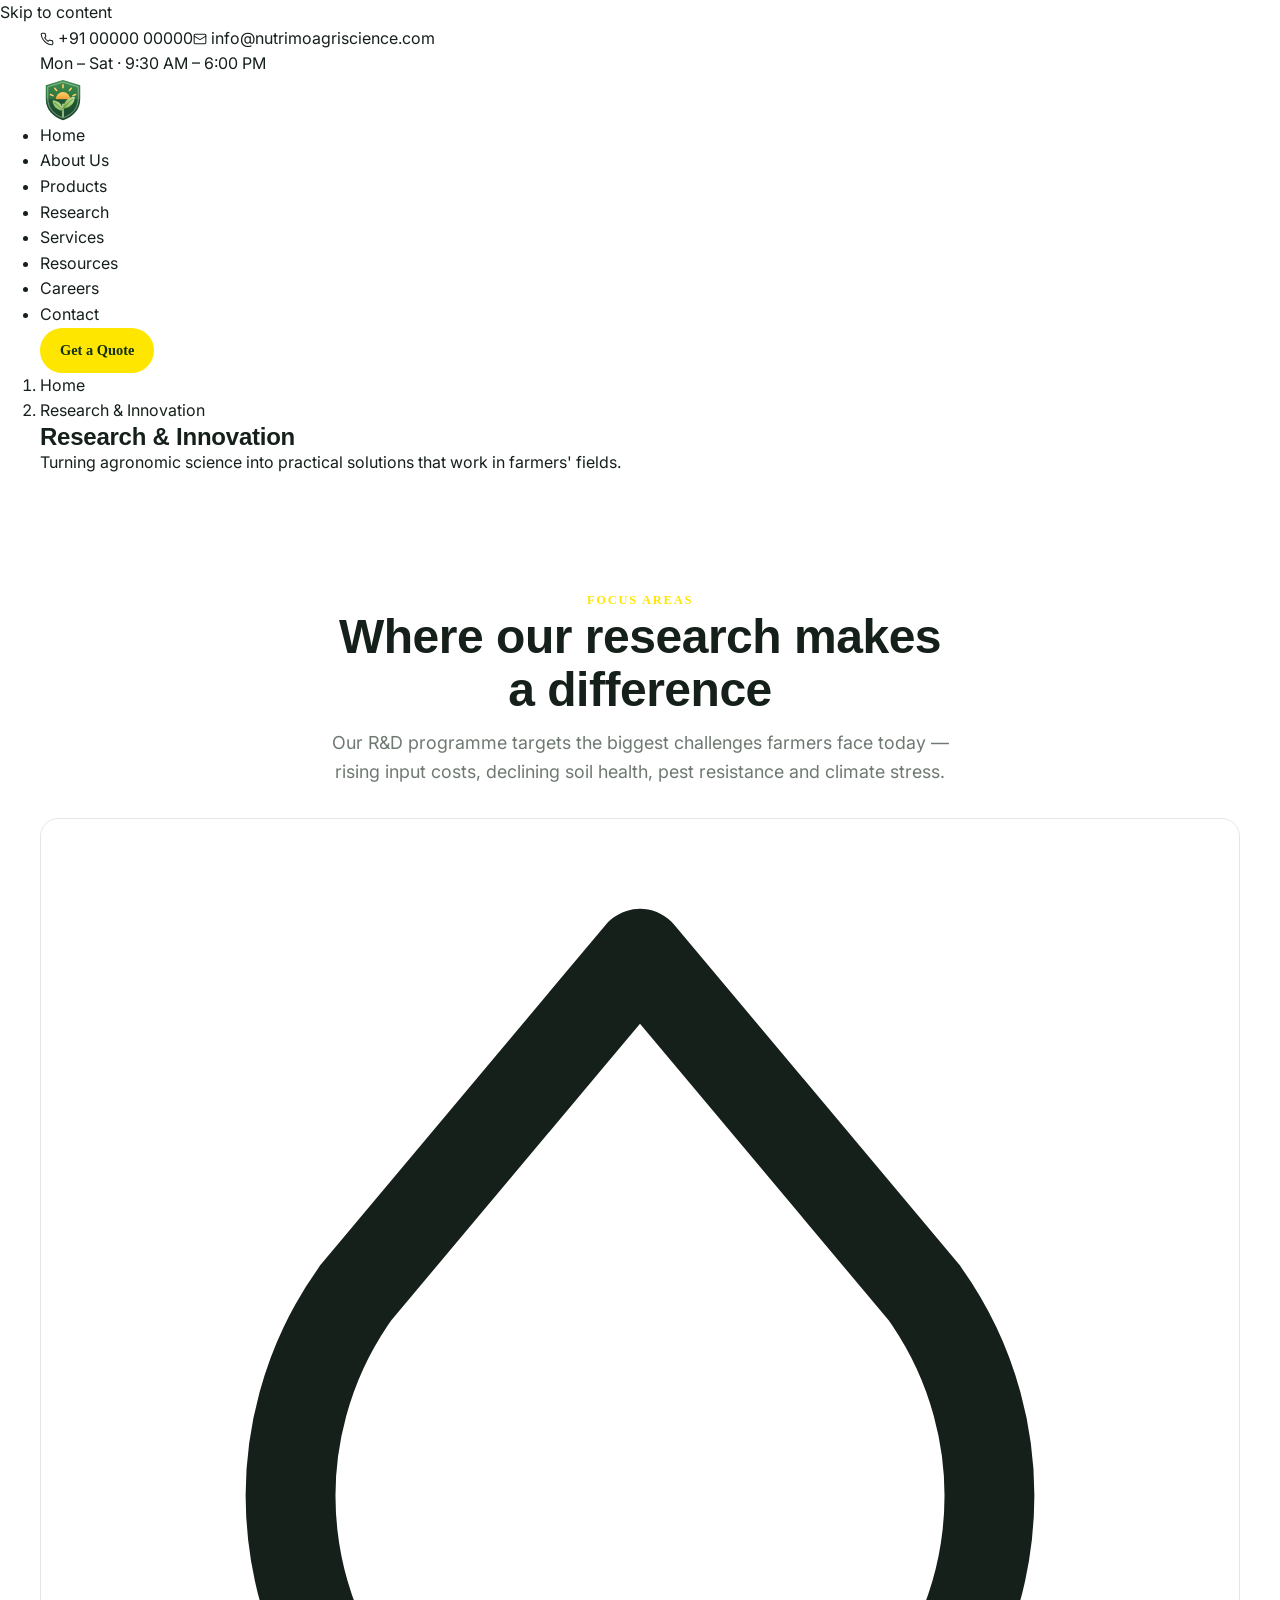
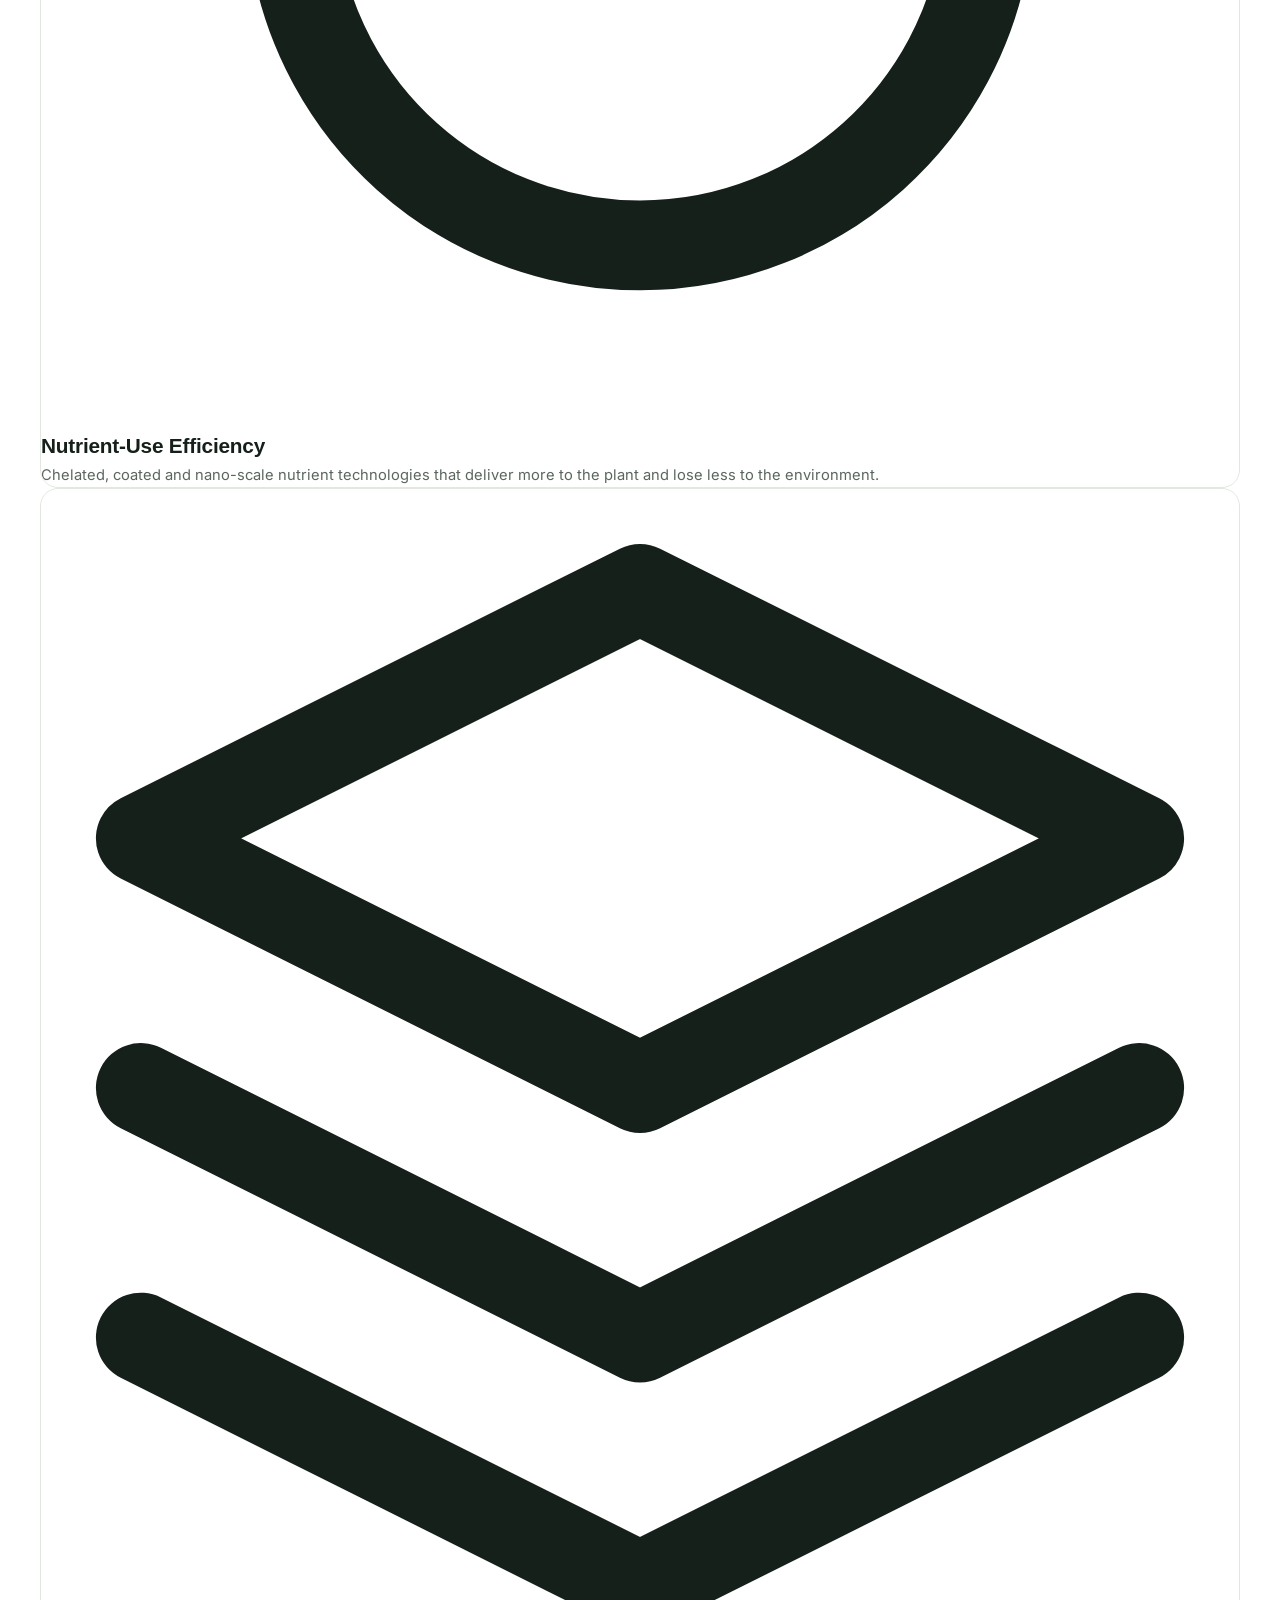
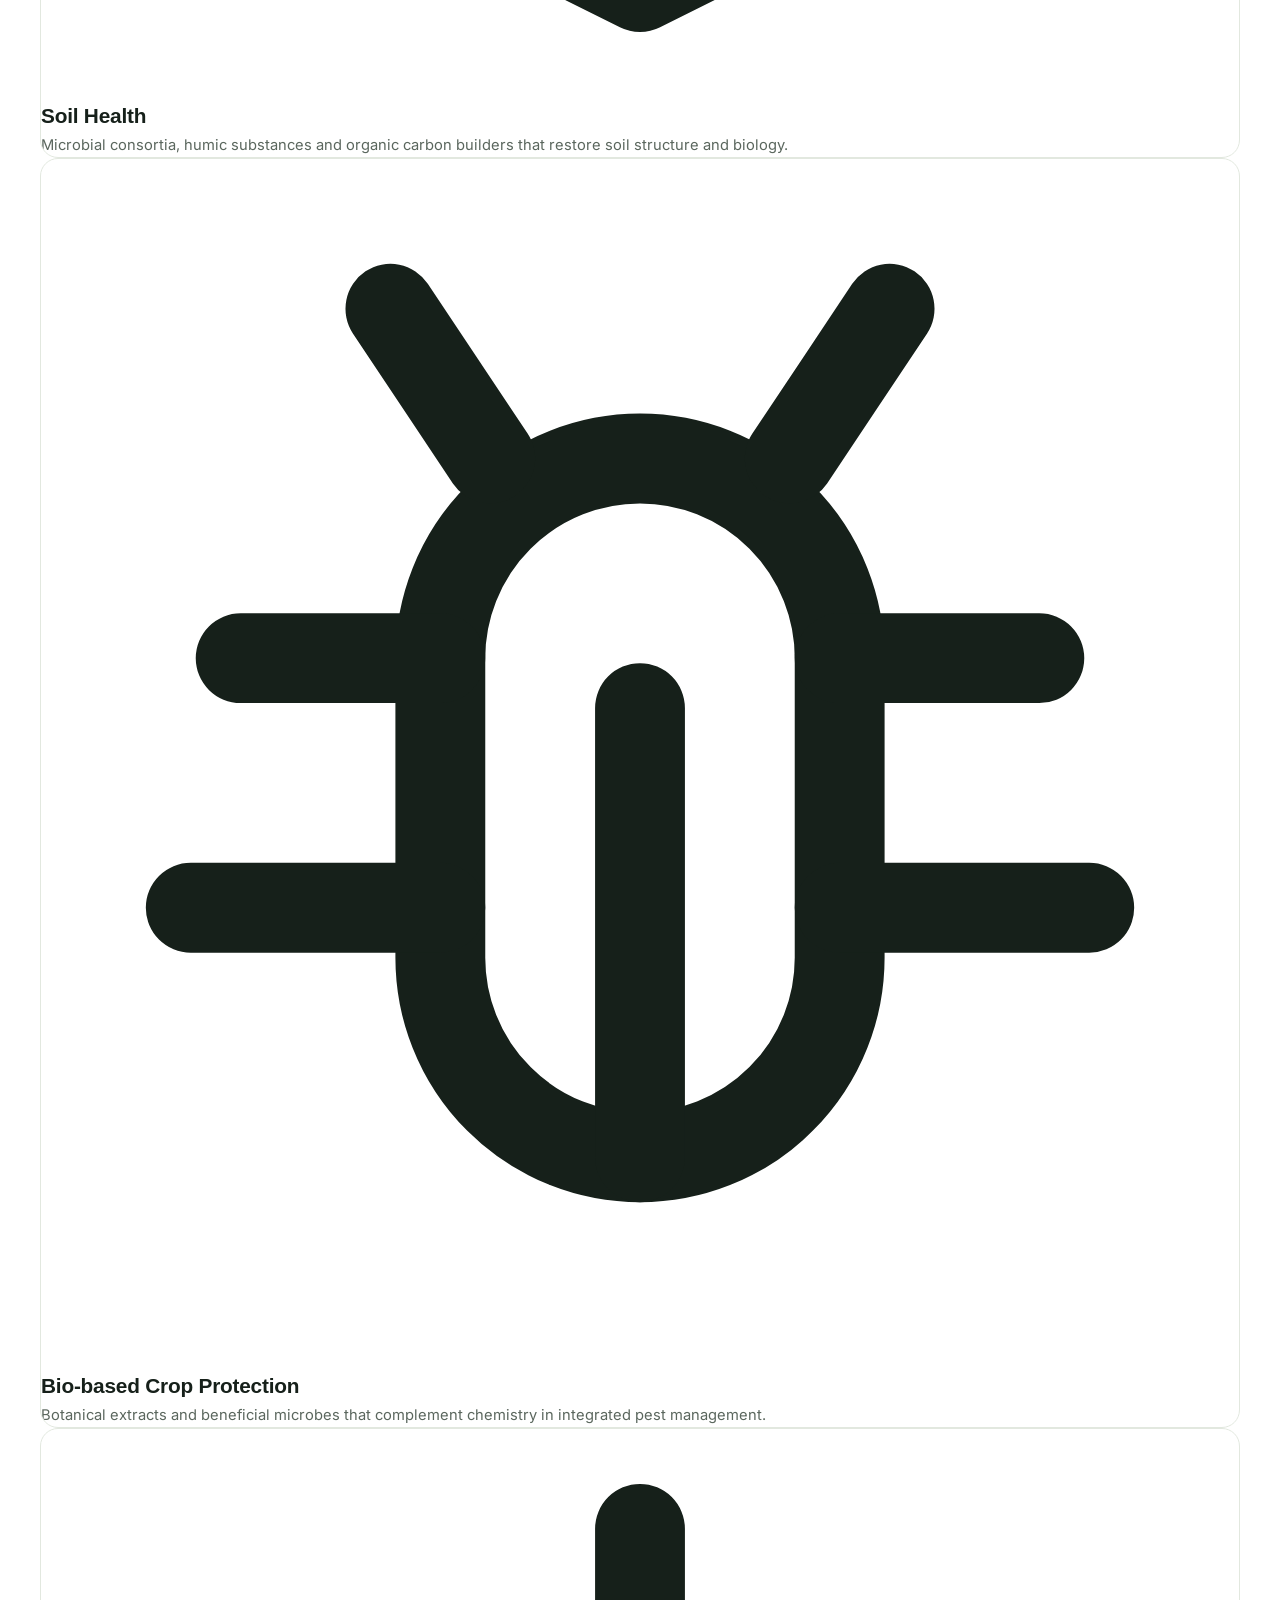
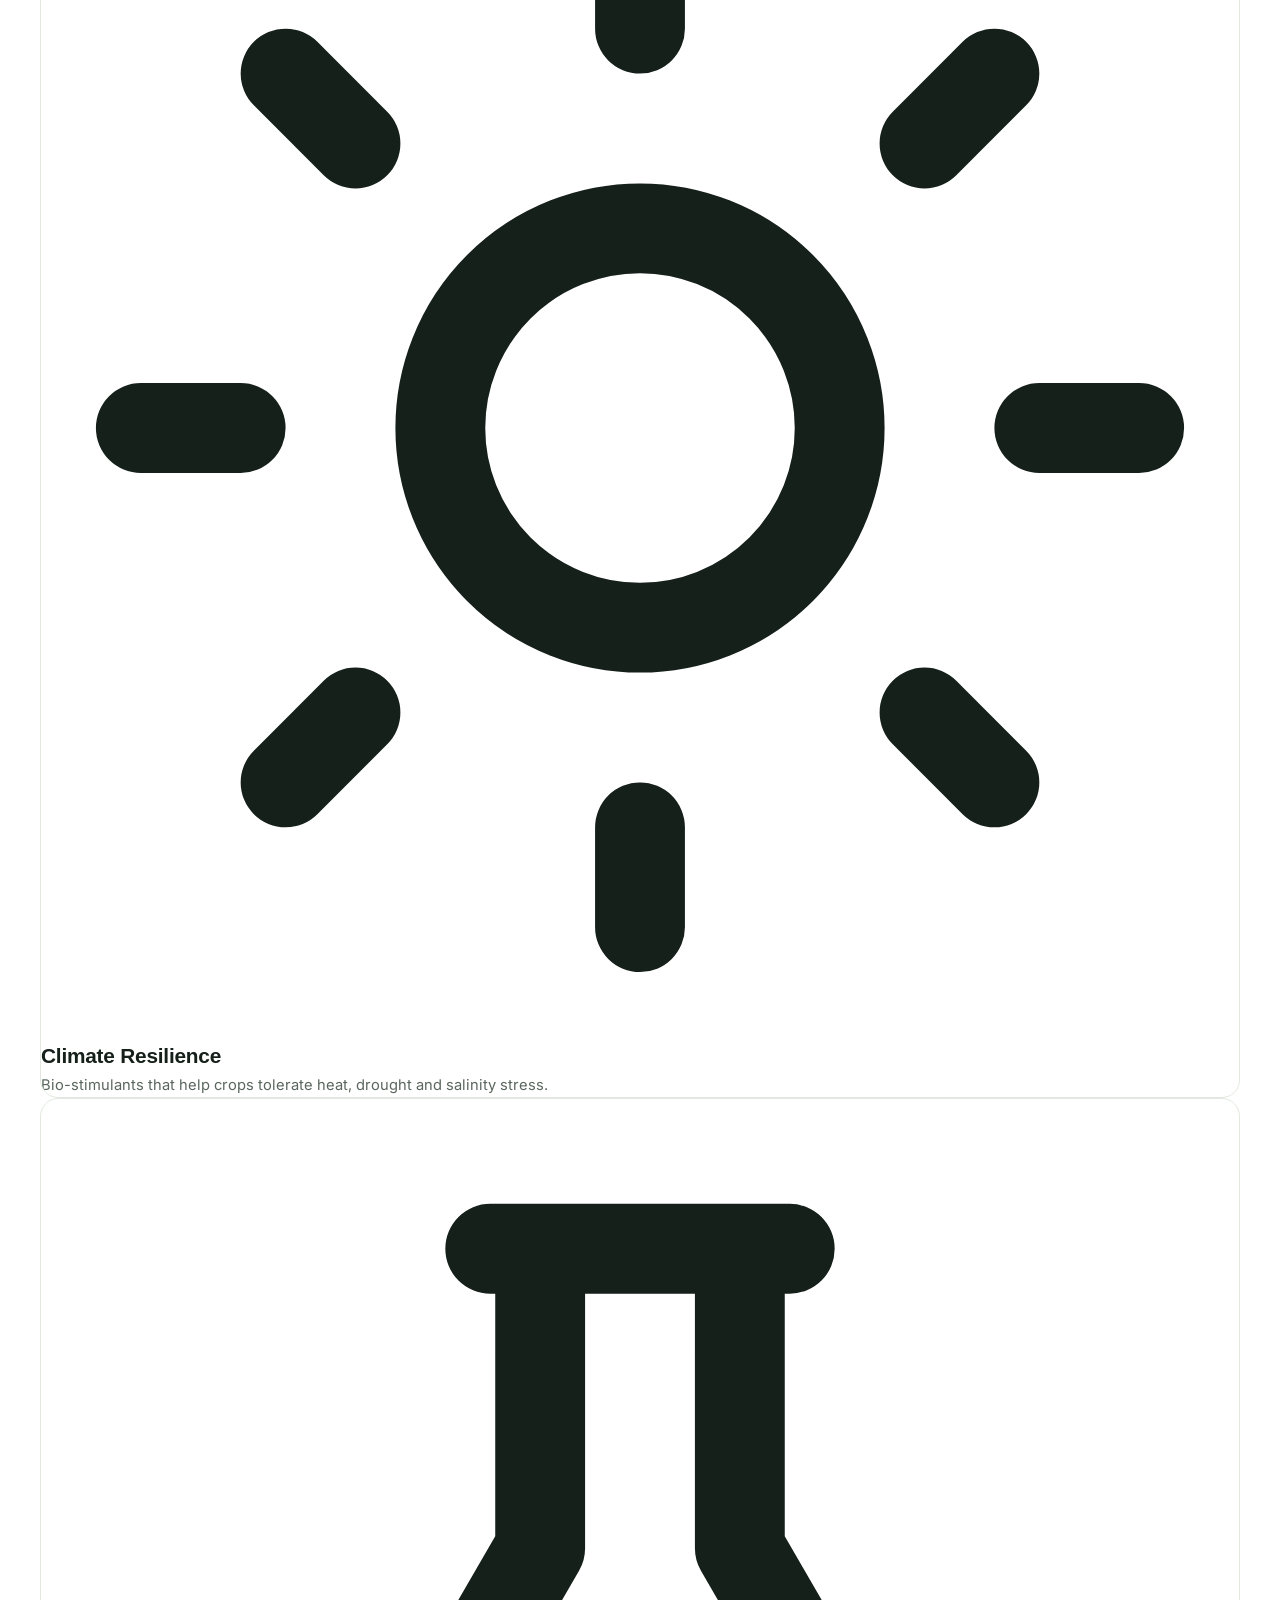
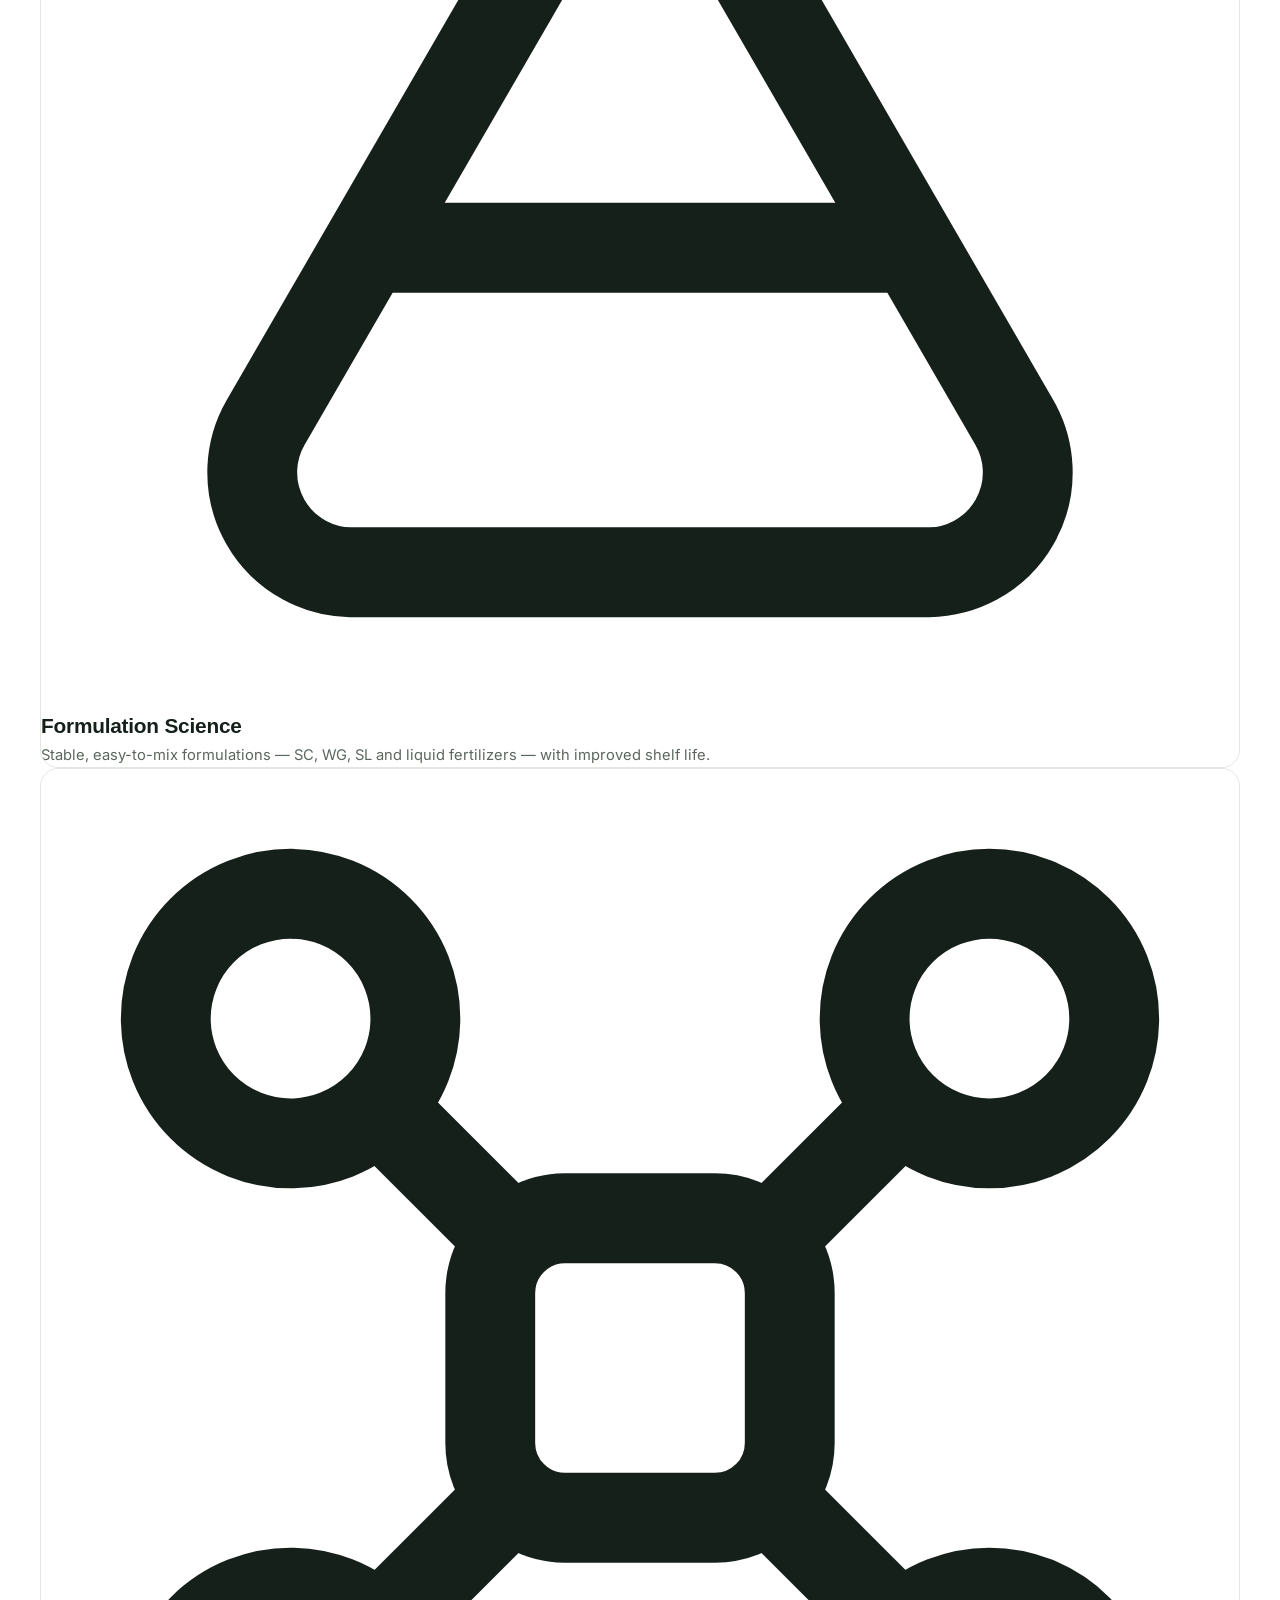
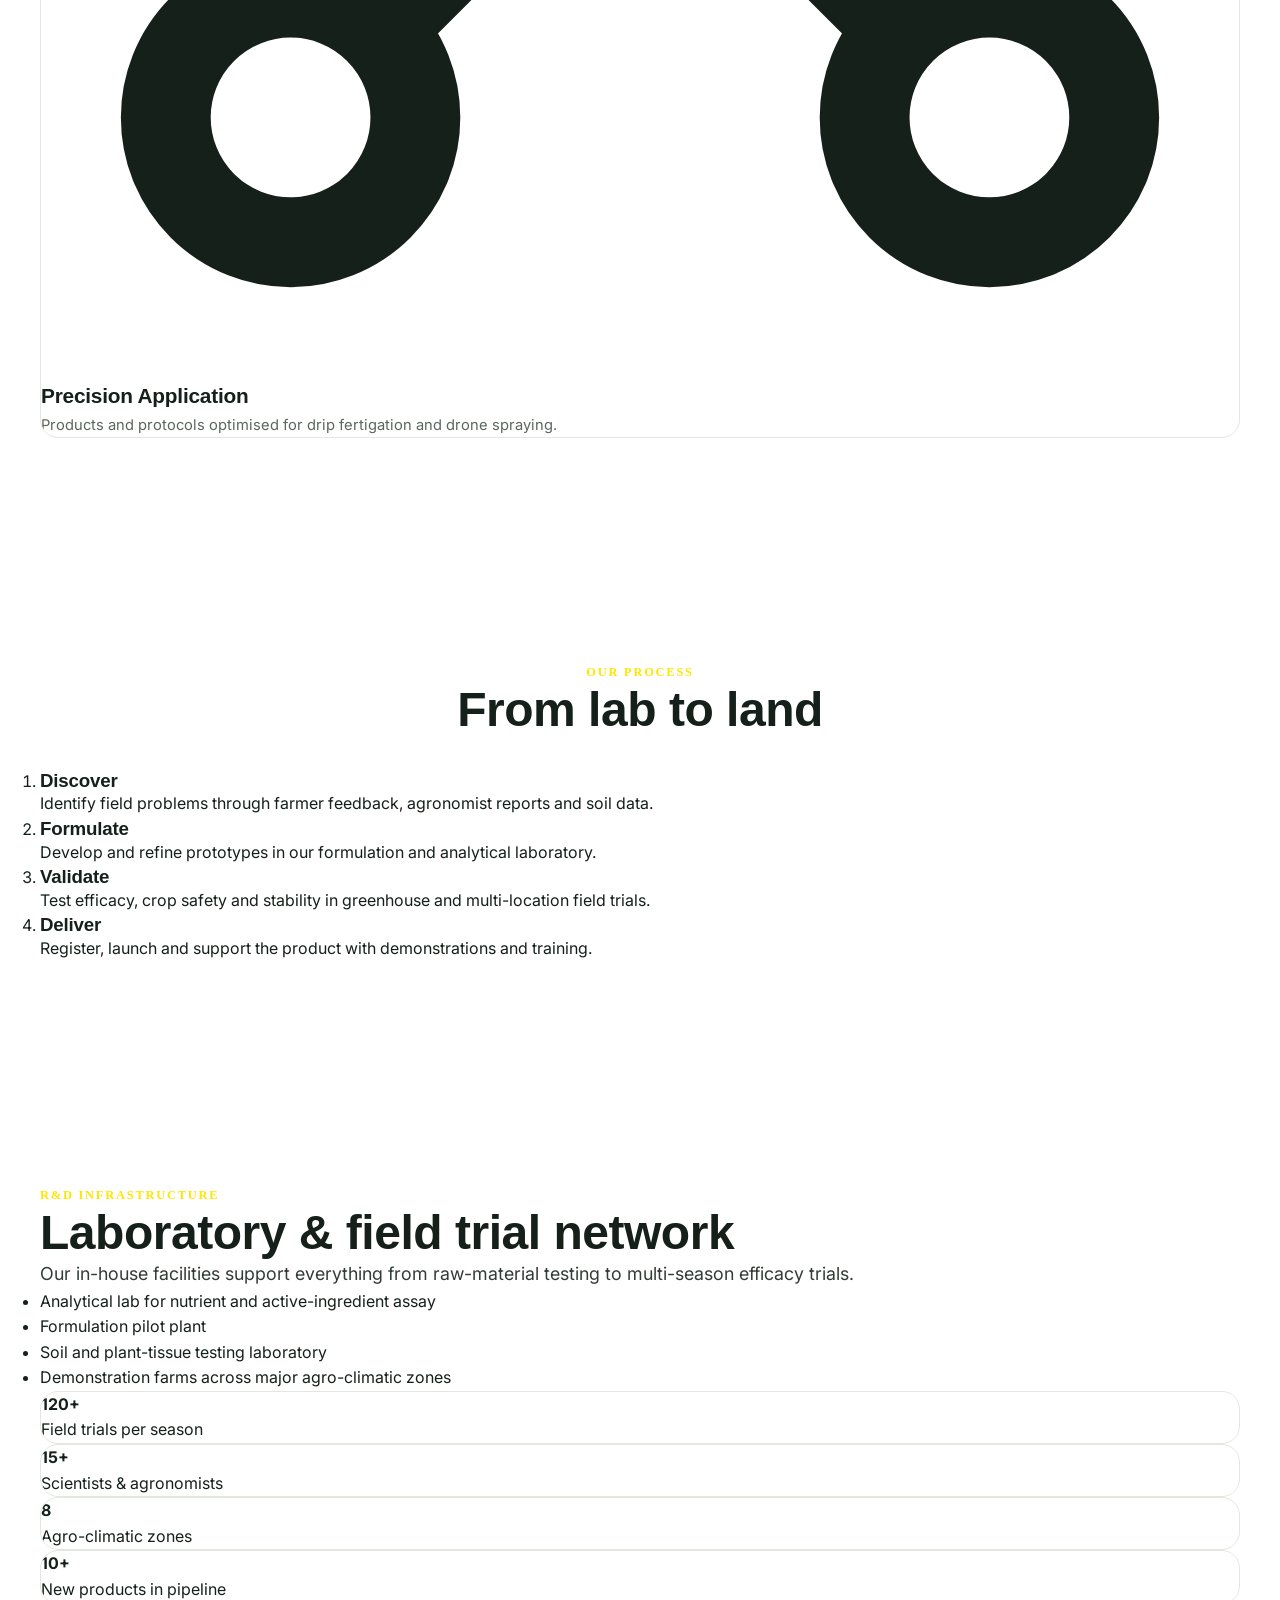
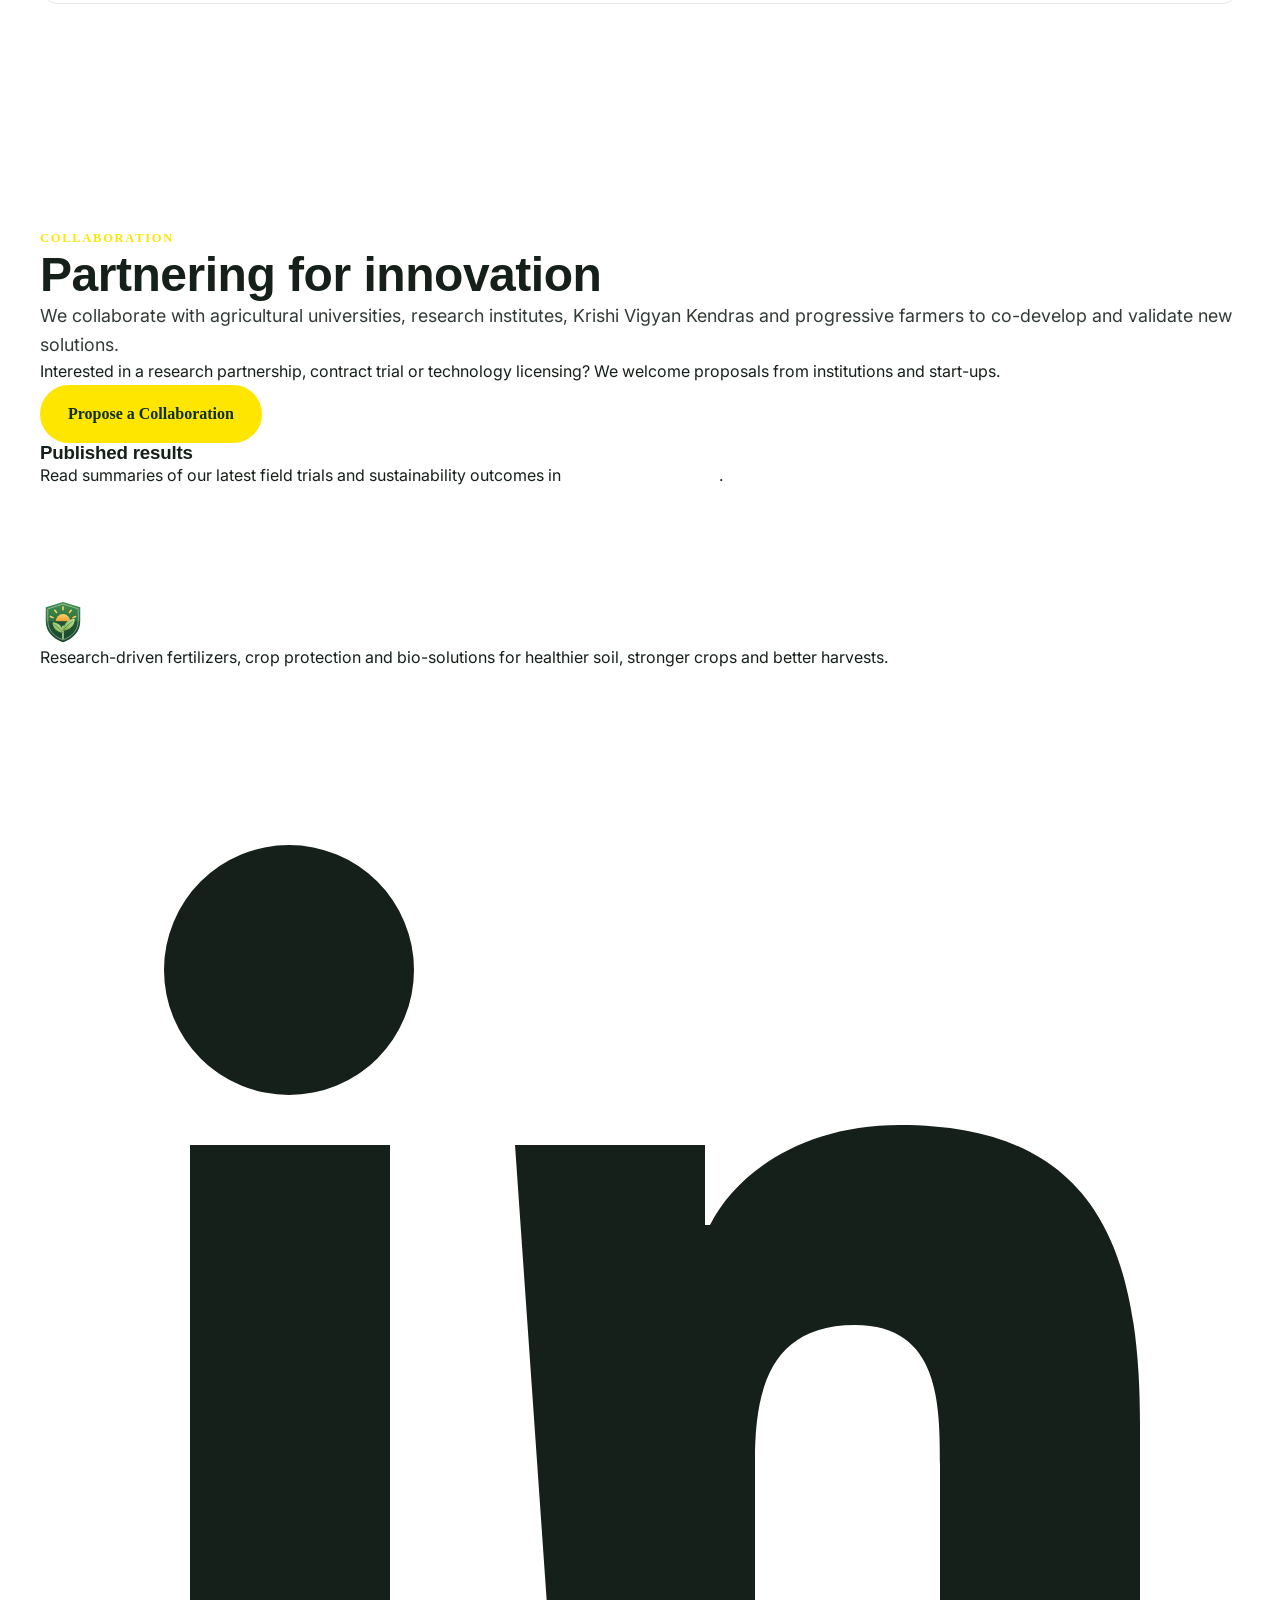
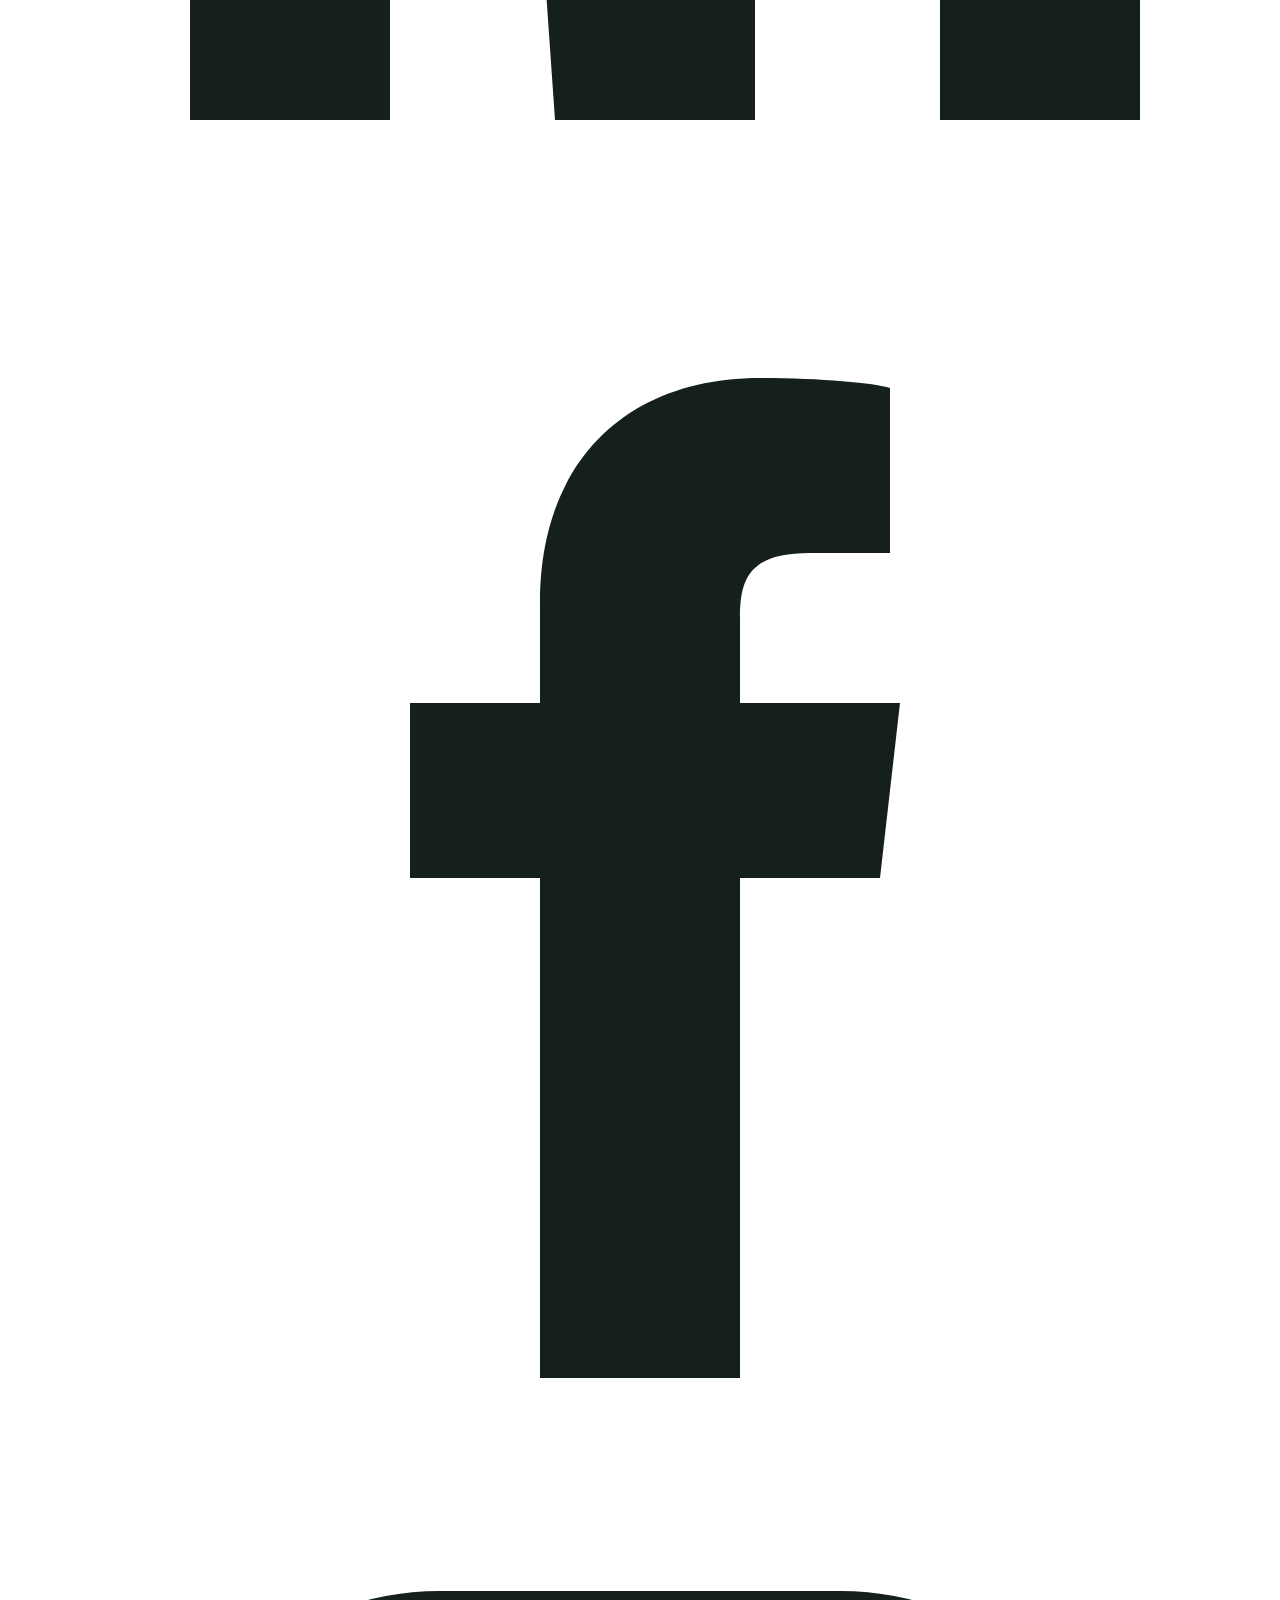
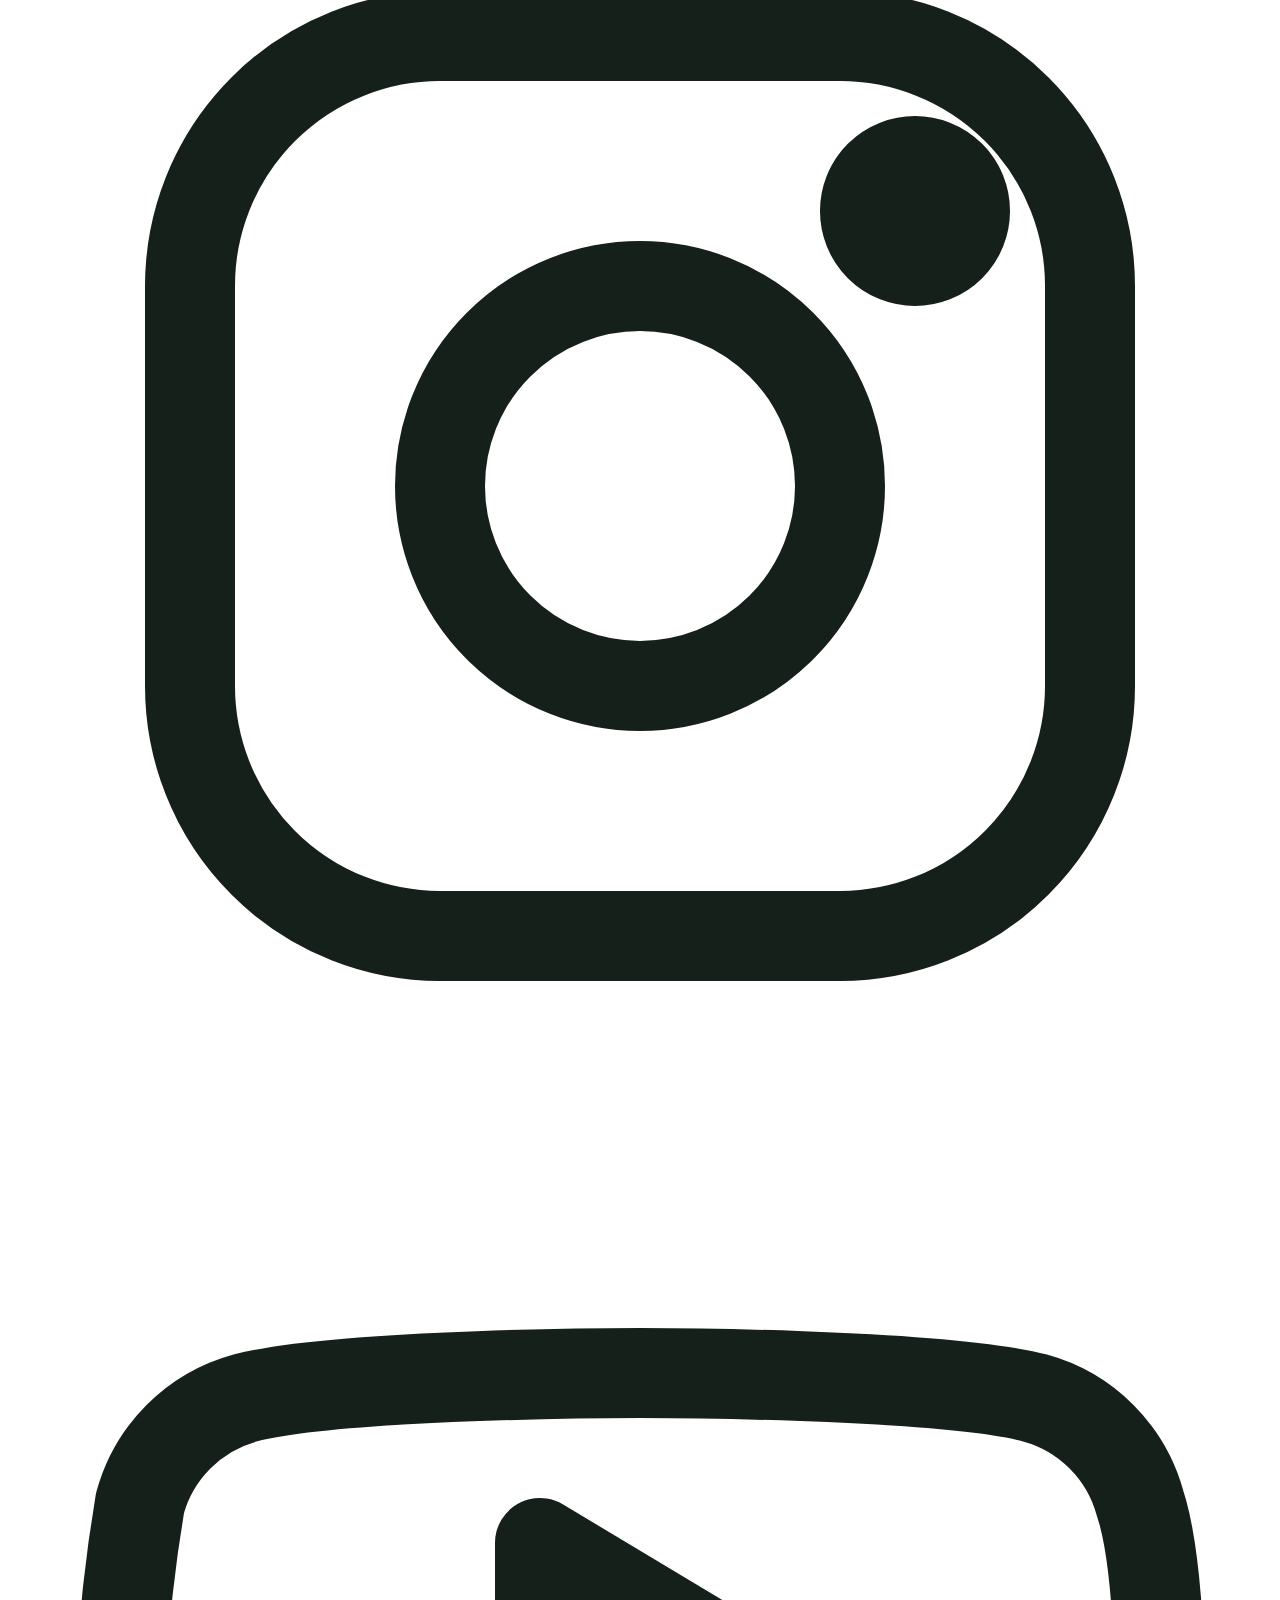
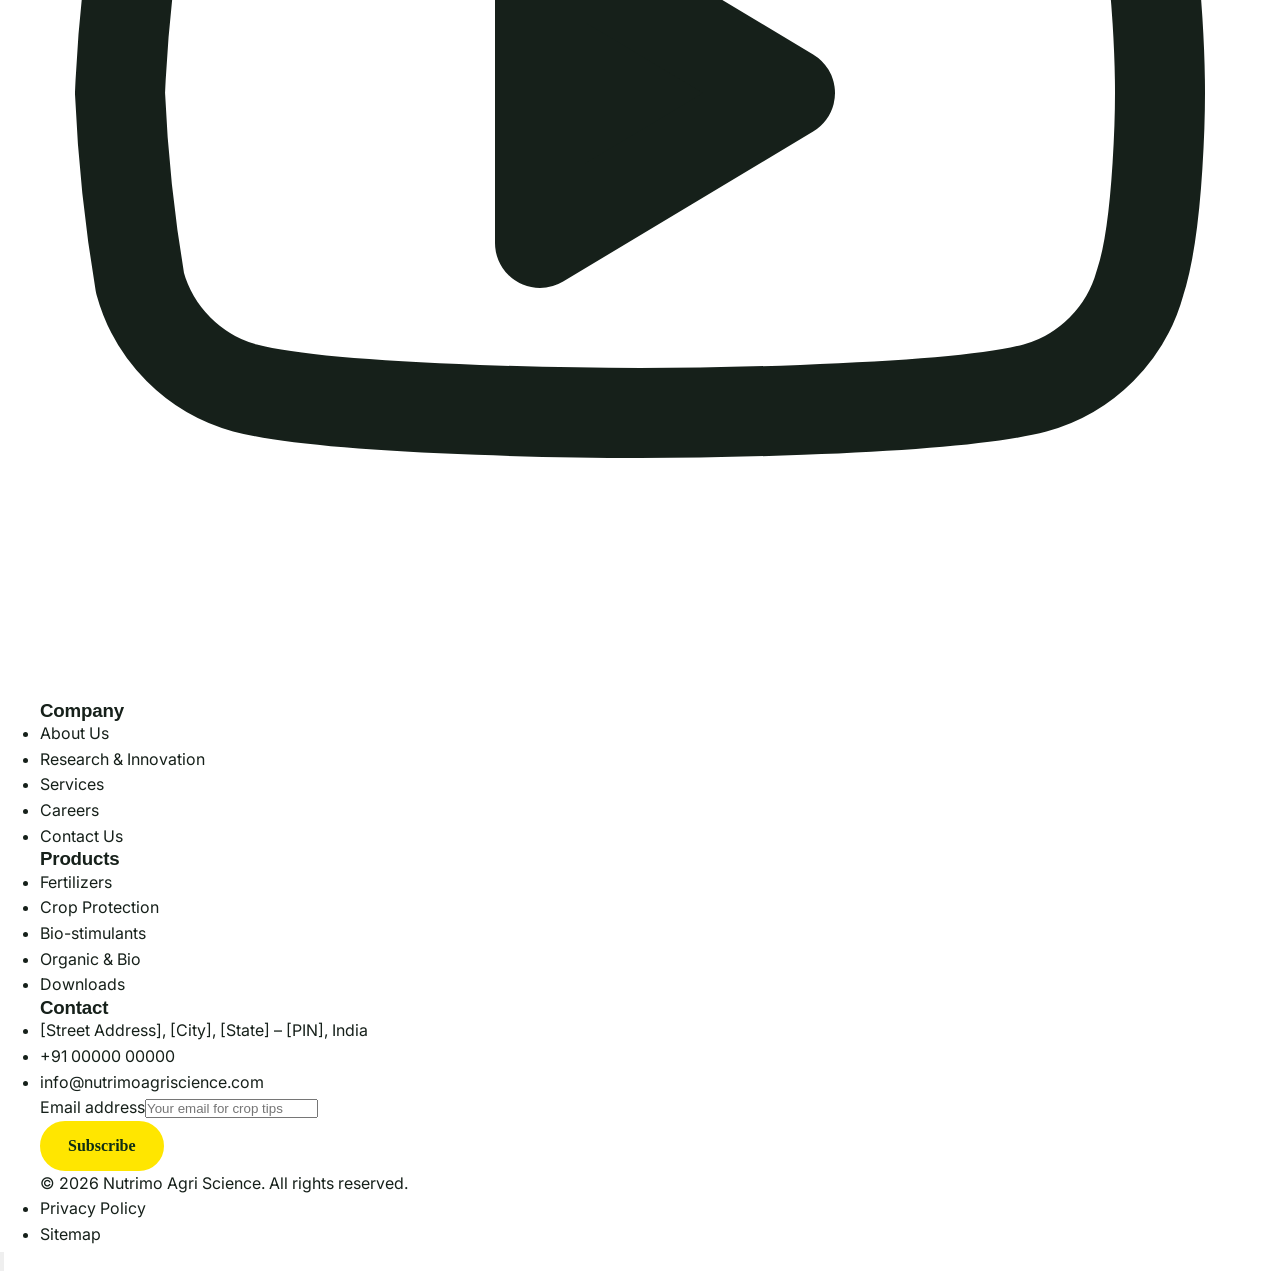
<file: research.html>
<!doctype html>
<html lang="en" class="no-js">
<head>
<meta charset="utf-8">
<meta name="viewport" content="width=device-width, initial-scale=1">
<title>Research & Innovation | Nutrimo Agri Science</title>
<meta name="description" content="Discover Nutrimo's R&D in nutrient-use efficiency, soil health, bio-based crop protection and climate-resilient farming.">
<meta name="robots" content="index, follow">
<link rel="canonical" href="https://www.nutrimoagriscience.com/research.html">
<meta name="theme-color" content="#1c4f2e">
<meta property="og:type" content="website">
<meta property="og:site_name" content="Nutrimo Agri Science">
<meta property="og:title" content="Research & Innovation | Nutrimo Agri Science">
<meta property="og:description" content="Discover Nutrimo's R&D in nutrient-use efficiency, soil health, bio-based crop protection and climate-resilient farming.">
<meta property="og:url" content="https://www.nutrimoagriscience.com/research.html">
<meta property="og:image" content="https://www.nutrimoagriscience.com/assets/img/og-image.png">
<meta name="twitter:card" content="summary_large_image">
<link rel="icon" href="favicon.svg" type="image/svg+xml">
<link rel="apple-touch-icon" href="assets/img/apple-touch-icon.png">
<link rel="manifest" href="site.webmanifest">
<link rel="preconnect" href="https://fonts.googleapis.com">
<link rel="preconnect" href="https://fonts.gstatic.com" crossorigin>
<link href="https://fonts.googleapis.com/css2?family=Inter:wght@400;500;600&family=Manrope:wght@600;700;800&display=swap" rel="stylesheet">
<link rel="stylesheet" href="css/style.css">
<script type="application/ld+json">{"@context": "https://schema.org", "@type": "BreadcrumbList", "itemListElement": [{"@type": "ListItem", "position": 1, "name": "Home", "item": "https://www.nutrimoagriscience.com/"}, {"@type": "ListItem", "position": 2, "name": "Research & Innovation", "item": "https://www.nutrimoagriscience.com/research.html"}]}</script>
</head>
<body>
<a class="skip-link" href="#main">Skip to content</a>
<div class="topbar">
  <div class="container">
    <div><span><svg style="width:14px;height:14px;display:inline;vertical-align:-2px" viewBox="0 0 24 24" fill="none" stroke="currentColor" stroke-width="1.8" stroke-linecap="round" stroke-linejoin="round" aria-hidden="true" focusable="false"><path d="M22 16.9v3a2 2 0 0 1-2.2 2 19.8 19.8 0 0 1-8.6-3.1 19.5 19.5 0 0 1-6-6A19.8 19.8 0 0 1 2.1 4.2 2 2 0 0 1 4.1 2h3a2 2 0 0 1 2 1.7c.1 1 .4 1.9.7 2.8a2 2 0 0 1-.5 2.1L8 9.9a16 16 0 0 0 6 6l1.3-1.3a2 2 0 0 1 2.1-.5c.9.3 1.8.6 2.8.7a2 2 0 0 1 1.7 2Z"/></svg> <a href="tel:+910000000000">+91 00000 00000</a></span><span class="hide-sm"><svg style="width:14px;height:14px;display:inline;vertical-align:-2px" viewBox="0 0 24 24" fill="none" stroke="currentColor" stroke-width="1.8" stroke-linecap="round" stroke-linejoin="round" aria-hidden="true" focusable="false"><rect x="2" y="4" width="20" height="16" rx="2"/><path d="m22 7-10 6L2 7"/></svg> <a href="mailto:info@nutrimoagriscience.com">info@nutrimoagriscience.com</a></span></div>
    <div class="hide-sm">Mon – Sat · 9:30 AM – 6:00 PM</div>
  </div>
</div>
<header class="site-header">
  <div class="container nav-wrap">
    <a class="brand" href="index.html" aria-label="Nutrimo Agri Science – Home">
      <img src="assets/img/logo-mark.svg" width="46" height="46" alt="">
      <span class="brand-text"><strong>Nutrimo</strong><small>Agri Science</small></span>
    </a>
    <button class="nav-toggle" type="button" aria-expanded="false" aria-controls="site-nav"><span></span><span></span><span></span><span class="sr-only">Menu</span></button>
    <nav id="site-nav" class="site-nav" aria-label="Main navigation">
      <ul><li><a href="index.html">Home</a></li><li><a href="about.html">About Us</a></li><li><a href="products.html">Products</a></li><li><a href="research.html" aria-current="page">Research</a></li><li><a href="services.html">Services</a></li><li><a href="resources.html">Resources</a></li><li><a href="careers.html">Careers</a></li><li><a href="contact.html">Contact</a></li></ul>
      <a class="btn btn-sm" href="contact.html#inquiry">Get a Quote</a>
    </nav>
  </div>
</header>
<main id="main">
<section class="page-hero">
  <div class="container">
    <nav aria-label="Breadcrumb"><ol class="breadcrumb"><li><a href="index.html">Home</a></li><li aria-current="page">Research &amp; Innovation</li></ol></nav>
    <h1>Research &amp; Innovation</h1>
    <p>Turning agronomic science into practical solutions that work in farmers' fields.</p>
  </div>
</section>
<section class="section" aria-labelledby="focus-title">
  <div class="container">
    <div class="section-head">
      <span class="eyebrow">Focus areas</span>
      <h2 id="focus-title">Where our research makes a difference</h2>
      <p class="lead">Our R&amp;D programme targets the biggest challenges farmers face today — rising input costs, declining soil health, pest resistance and climate stress.</p>
    </div>
    <div class="grid grid-3">
      <article class="card reveal"><div class="icon"><svg viewBox="0 0 24 24" fill="none" stroke="currentColor" stroke-width="1.8" stroke-linecap="round" stroke-linejoin="round" aria-hidden="true" focusable="false"><path d="M12 2.7 6.3 9.5a7 7 0 1 0 11.4 0Z"/></svg></div><h3>Nutrient-Use Efficiency</h3><p class="muted">Chelated, coated and nano-scale nutrient technologies that deliver more to the plant and lose less to the environment.</p></article>
      <article class="card reveal"><div class="icon earth"><svg viewBox="0 0 24 24" fill="none" stroke="currentColor" stroke-width="1.8" stroke-linecap="round" stroke-linejoin="round" aria-hidden="true" focusable="false"><path d="m12 2 10 5-10 5L2 7Z"/><path d="m2 17 10 5 10-5M2 12l10 5 10-5"/></svg></div><h3>Soil Health</h3><p class="muted">Microbial consortia, humic substances and organic carbon builders that restore soil structure and biology.</p></article>
      <article class="card reveal"><div class="icon sun"><svg viewBox="0 0 24 24" fill="none" stroke="currentColor" stroke-width="1.8" stroke-linecap="round" stroke-linejoin="round" aria-hidden="true" focusable="false"><rect x="8" y="6" width="8" height="14" rx="4"/><path d="M12 20v-9M8 10H4M16 10h4M8 15H3M16 15h5M9 6 7 3M15 6l2-3"/></svg></div><h3>Bio-based Crop Protection</h3><p class="muted">Botanical extracts and beneficial microbes that complement chemistry in integrated pest management.</p></article>
      <article class="card reveal"><div class="icon"><svg viewBox="0 0 24 24" fill="none" stroke="currentColor" stroke-width="1.8" stroke-linecap="round" stroke-linejoin="round" aria-hidden="true" focusable="false"><circle cx="12" cy="12" r="4"/><path d="M12 2v2M12 20v2M4.9 4.9l1.4 1.4M17.7 17.7l1.4 1.4M2 12h2M20 12h2M4.9 19.1l1.4-1.4M17.7 6.3l1.4-1.4"/></svg></div><h3>Climate Resilience</h3><p class="muted">Bio-stimulants that help crops tolerate heat, drought and salinity stress.</p></article>
      <article class="card reveal"><div class="icon earth"><svg viewBox="0 0 24 24" fill="none" stroke="currentColor" stroke-width="1.8" stroke-linecap="round" stroke-linejoin="round" aria-hidden="true" focusable="false"><path d="M9 3h6M10 3v6L4.5 18.5A2 2 0 0 0 6.2 21.5h11.6a2 2 0 0 0 1.7-3L14 9V3"/><path d="M7 15h10"/></svg></div><h3>Formulation Science</h3><p class="muted">Stable, easy-to-mix formulations — SC, WG, SL and liquid fertilizers — with improved shelf life.</p></article>
      <article class="card reveal"><div class="icon sun"><svg viewBox="0 0 24 24" fill="none" stroke="currentColor" stroke-width="1.8" stroke-linecap="round" stroke-linejoin="round" aria-hidden="true" focusable="false"><circle cx="5" cy="5" r="2.5"/><circle cx="19" cy="5" r="2.5"/><circle cx="5" cy="19" r="2.5"/><circle cx="19" cy="19" r="2.5"/><rect x="9" y="9" width="6" height="6" rx="1.5"/><path d="M7 7l2 2M17 7l-2 2M7 17l2-2M17 17l-2-2"/></svg></div><h3>Precision Application</h3><p class="muted">Products and protocols optimised for drip fertigation and drone spraying.</p></article>
    </div>
  </div>
</section>

<section class="section section-alt" aria-labelledby="process-title">
  <div class="container">
    <div class="section-head">
      <span class="eyebrow">Our process</span>
      <h2 id="process-title">From lab to land</h2>
    </div>
    <ol class="steps">
      <li class="reveal"><h3>Discover</h3><p class="muted">Identify field problems through farmer feedback, agronomist reports and soil data.</p></li>
      <li class="reveal"><h3>Formulate</h3><p class="muted">Develop and refine prototypes in our formulation and analytical laboratory.</p></li>
      <li class="reveal"><h3>Validate</h3><p class="muted">Test efficacy, crop safety and stability in greenhouse and multi-location field trials.</p></li>
      <li class="reveal"><h3>Deliver</h3><p class="muted">Register, launch and support the product with demonstrations and training.</p></li>
    </ol>
  </div>
</section>

<section class="section section-dark" aria-labelledby="facility-title">
  <div class="container split">
    <div class="reveal">
      <span class="eyebrow">R&amp;D infrastructure</span>
      <h2 id="facility-title">Laboratory &amp; field trial network</h2>
      <p class="lead">Our in-house facilities support everything from raw-material testing to multi-season efficacy trials.</p>
      <ul class="check-list">
        <li>Analytical lab for nutrient and active-ingredient assay</li>
        <li>Formulation pilot plant</li>
        <li>Soil and plant-tissue testing laboratory</li>
        <li>Demonstration farms across major agro-climatic zones</li>
      </ul>
    </div>
    <!-- Replace with your verified R&D figures -->
    <div class="grid grid-2">
      <div class="card stat reveal"><strong>120+</strong><span>Field trials per season</span></div>
      <div class="card stat reveal"><strong>15+</strong><span>Scientists &amp; agronomists</span></div>
      <div class="card stat reveal"><strong>8</strong><span>Agro-climatic zones</span></div>
      <div class="card stat reveal"><strong>10+</strong><span>New products in pipeline</span></div>
    </div>
  </div>
</section>

<section class="section" aria-labelledby="collab-title">
  <div class="container split reverse">
    <div class="reveal">
      <span class="eyebrow">Collaboration</span>
      <h2 id="collab-title">Partnering for innovation</h2>
      <p class="lead">We collaborate with agricultural universities, research institutes, Krishi Vigyan Kendras and progressive farmers to co-develop and validate new solutions.</p>
      <p>Interested in a research partnership, contract trial or technology licensing? We welcome proposals from institutions and start-ups.</p>
      <a class="btn" href="contact.html?type=research#inquiry">Propose a Collaboration</a>
    </div>
    <div class="visual-panel earth reveal">
      <h3>Published results</h3>
      <p>Read summaries of our latest field trials and sustainability outcomes in <a href="resources.html" style="color:#fff">Reports &amp; Resources</a>.</p>
    </div>
  </div>
</section>

</main>
<footer class="site-footer">
  <div class="container">
    <div class="footer-grid">
      <div>
        <a class="brand" href="index.html" aria-label="Nutrimo Agri Science – Home">
          <img src="assets/img/logo-mark.svg" width="46" height="46" alt="">
          <span class="brand-text"><strong>Nutrimo</strong><small>Agri Science</small></span>
        </a>
        <p>Research-driven fertilizers, crop protection and bio-solutions for healthier soil, stronger crops and better harvests.</p>
        <div class="socials">
          <a href="#" aria-label="Nutrimo on LinkedIn"><svg viewBox="0 0 24 24" fill="none" stroke="currentColor" stroke-width="1.8" stroke-linecap="round" stroke-linejoin="round" aria-hidden="true" focusable="false"><path fill="currentColor" stroke="none" d="M4.98 3.5a2.5 2.5 0 1 1 0 5 2.5 2.5 0 0 1 0-5ZM3 9.5h4V21H3Zm6.5 0h3.8v1.6h.1c.5-1 1.8-2 3.8-2 4 0 4.8 2.6 4.8 6V21h-4v-5.1c0-1.2 0-2.8-1.7-2.8s-2 1.3-2 2.7V21h-4Z"/></svg></a>
          <a href="#" aria-label="Nutrimo on Facebook"><svg viewBox="0 0 24 24" fill="none" stroke="currentColor" stroke-width="1.8" stroke-linecap="round" stroke-linejoin="round" aria-hidden="true" focusable="false"><path fill="currentColor" stroke="none" d="M14 8.5V6.8c0-.8.2-1.3 1.4-1.3H17V2.2C16.7 2.1 15.6 2 14.4 2 11.8 2 10 3.6 10 6.5v2H7.4V12H10v10h4V12h2.8l.4-3.5Z"/></svg></a>
          <a href="#" aria-label="Nutrimo on Instagram"><svg viewBox="0 0 24 24" fill="none" stroke="currentColor" stroke-width="1.8" stroke-linecap="round" stroke-linejoin="round" aria-hidden="true" focusable="false"><rect x="3" y="3" width="18" height="18" rx="5"/><circle cx="12" cy="12" r="4"/><circle cx="17.5" cy="6.5" r="1" fill="currentColor"/></svg></a>
          <a href="#" aria-label="Nutrimo on YouTube"><svg viewBox="0 0 24 24" fill="none" stroke="currentColor" stroke-width="1.8" stroke-linecap="round" stroke-linejoin="round" aria-hidden="true" focusable="false"><path d="M22 8.2a3 3 0 0 0-2.1-2.1C18 5.6 12 5.6 12 5.6s-6 0-7.9.5A3 3 0 0 0 2 8.2 31 31 0 0 0 1.6 12 31 31 0 0 0 2 15.8a3 3 0 0 0 2.1 2.1c1.9.5 7.9.5 7.9.5s6 0 7.9-.5a3 3 0 0 0 2.1-2.1c.4-1.2.4-3.8.4-3.8s0-2.6-.4-3.8Z"/><path d="m10 15 5-3-5-3Z" fill="currentColor"/></svg></a>
        </div>
      </div>
      <div>
        <h3>Company</h3>
        <ul><li><a href="about.html">About Us</a></li><li><a href="research.html">Research &amp; Innovation</a></li><li><a href="services.html">Services</a></li><li><a href="careers.html">Careers</a></li><li><a href="contact.html">Contact Us</a></li></ul>
      </div>
      <div>
        <h3>Products</h3>
        <ul><li><a href="products.html#fertilizers">Fertilizers</a></li><li><a href="products.html#pesticides">Crop Protection</a></li><li><a href="products.html#biostimulants">Bio-stimulants</a></li><li><a href="products.html#organic">Organic &amp; Bio</a></li><li><a href="resources.html">Downloads</a></li></ul>
      </div>
      <div>
        <h3>Contact</h3>
        <ul>
          <li>[Street Address], [City], [State] – [PIN], India</li>
          <li><a href="tel:+910000000000">+91 00000 00000</a></li>
          <li><a href="mailto:info@nutrimoagriscience.com">info@nutrimoagriscience.com</a></li>
        </ul>
        <form class="newsletter" data-form data-endpoint="" data-mailto="info@nutrimoagriscience.com" data-subject="Newsletter subscription" data-success="Thanks for subscribing!" novalidate>
          <div class="field" style="flex:1"><label for="nl-email-research" class="sr-only">Email address</label><input id="nl-email-research" name="email" type="email" placeholder="Your email for crop tips" required></div>
          <button class="btn btn-sun" type="submit">Subscribe</button>
          <p class="form-status" aria-live="polite"></p>
        </form>
      </div>
    </div>
    <div class="footer-bottom">
      <p style="margin:0">© <span data-year>2026</span> Nutrimo Agri Science. All rights reserved.</p>
      <ul><li><a href="privacy.html">Privacy Policy</a></li><li><a href="sitemap.xml">Sitemap</a></li></ul>
    </div>
  </div>
</footer>
<button class="back-to-top" type="button" aria-label="Back to top"><svg viewBox="0 0 24 24" fill="none" stroke="currentColor" stroke-width="1.8" stroke-linecap="round" stroke-linejoin="round" aria-hidden="true" focusable="false"><path d="M12 19V5M5 12l7-7 7 7"/></svg></button>
<script src="js/main.js" defer></script>
</body>
</html>
</file>
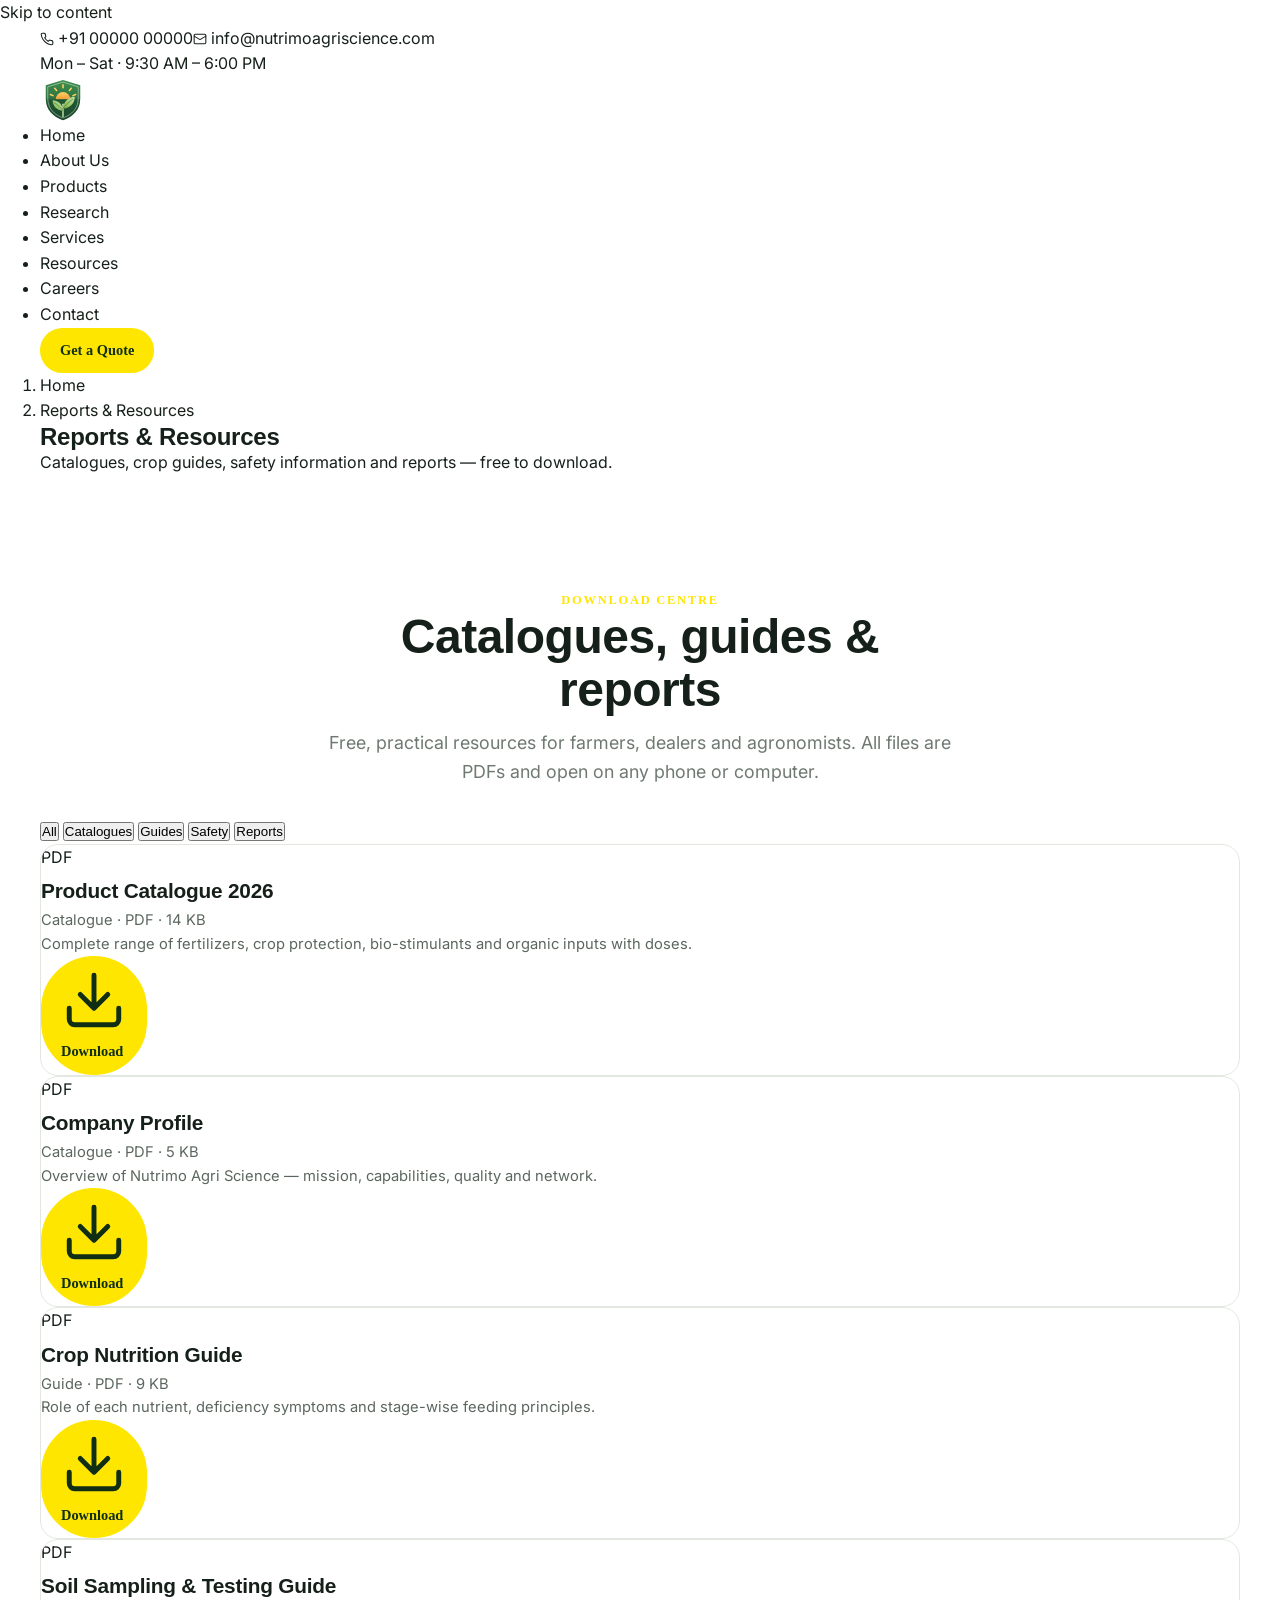
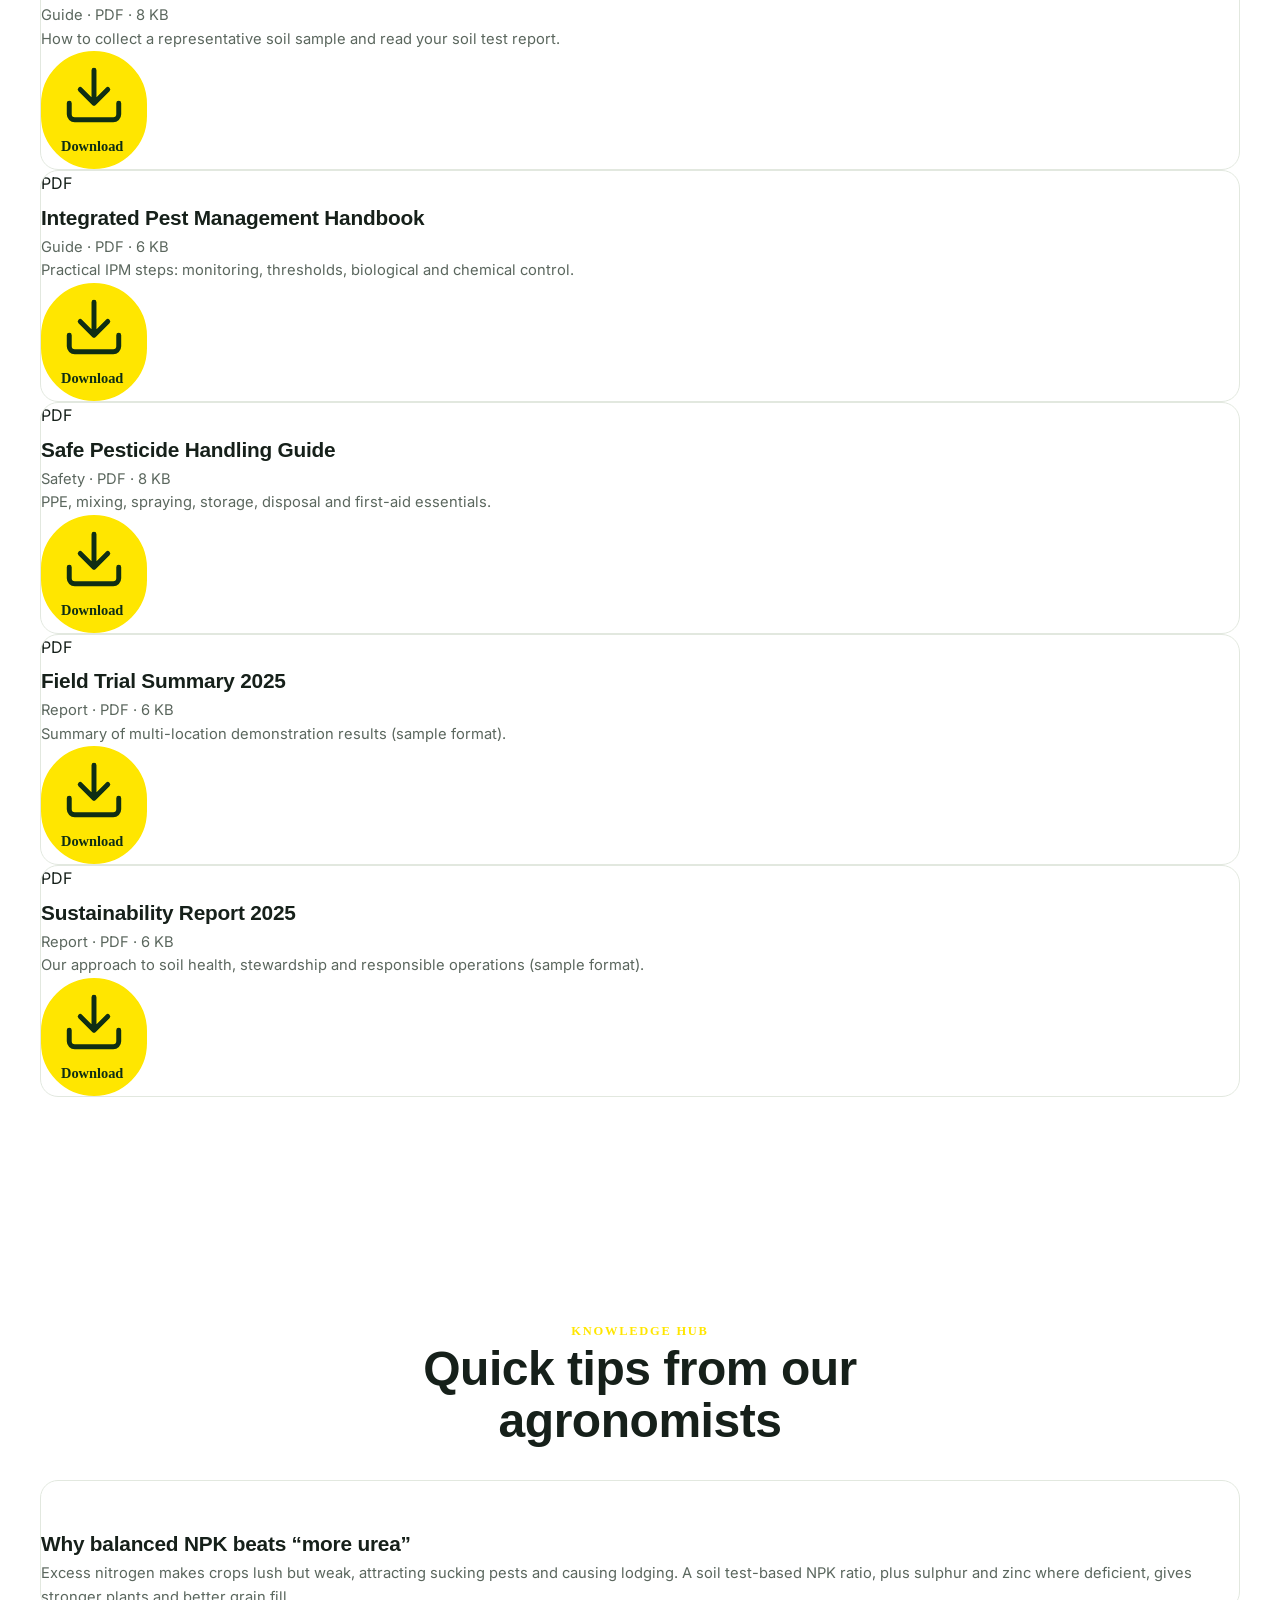
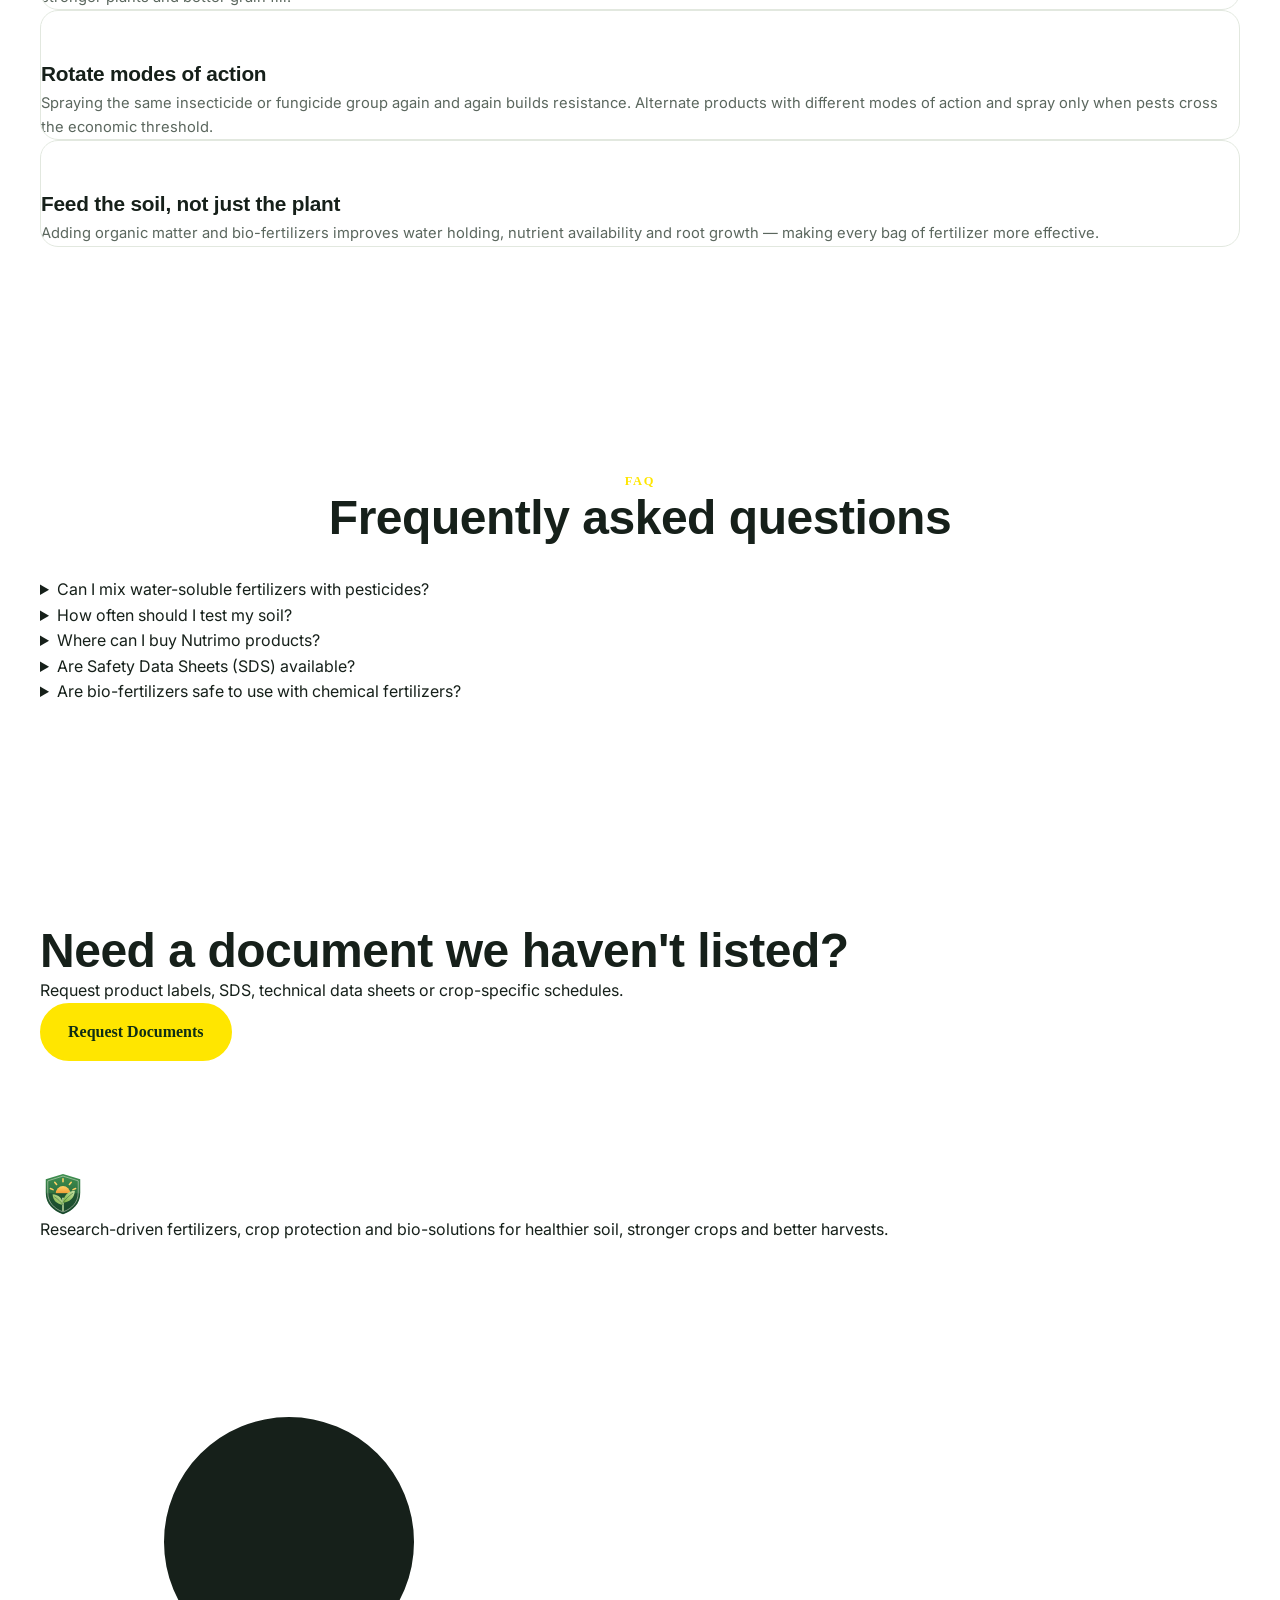
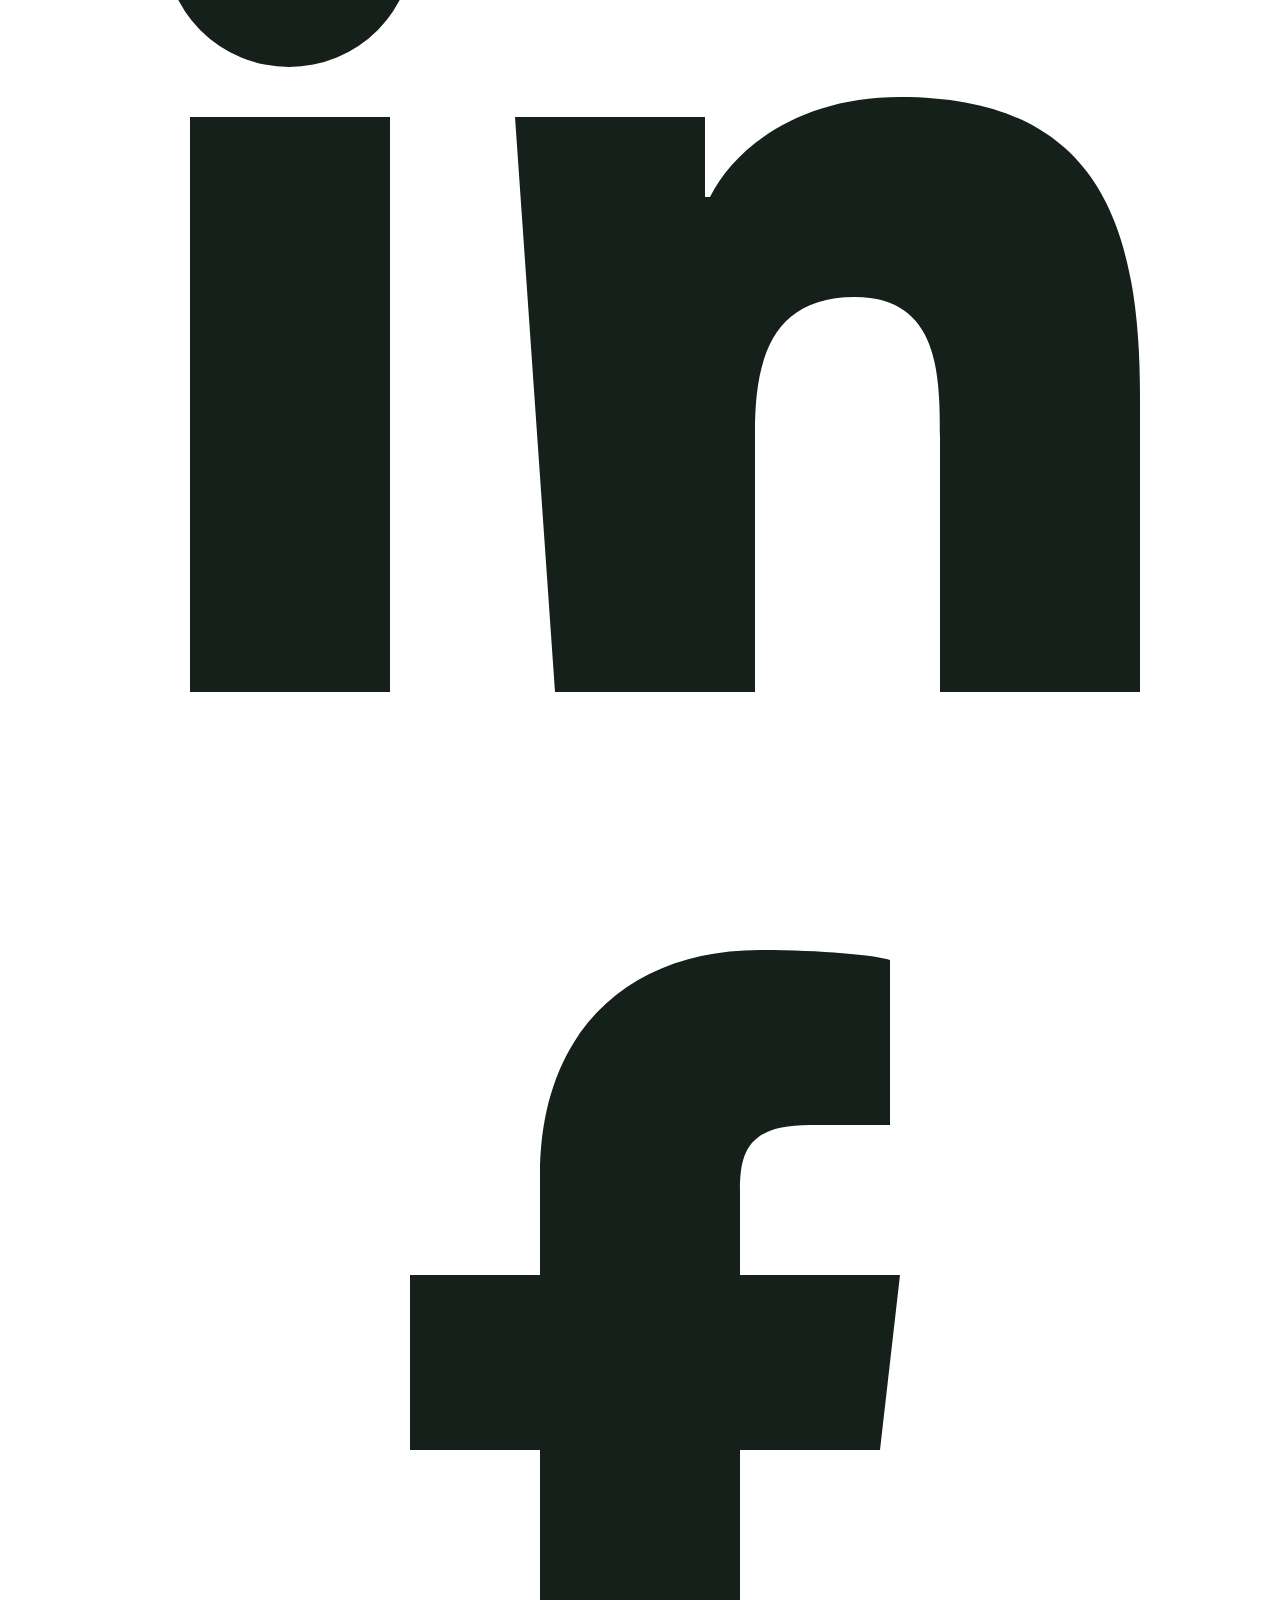
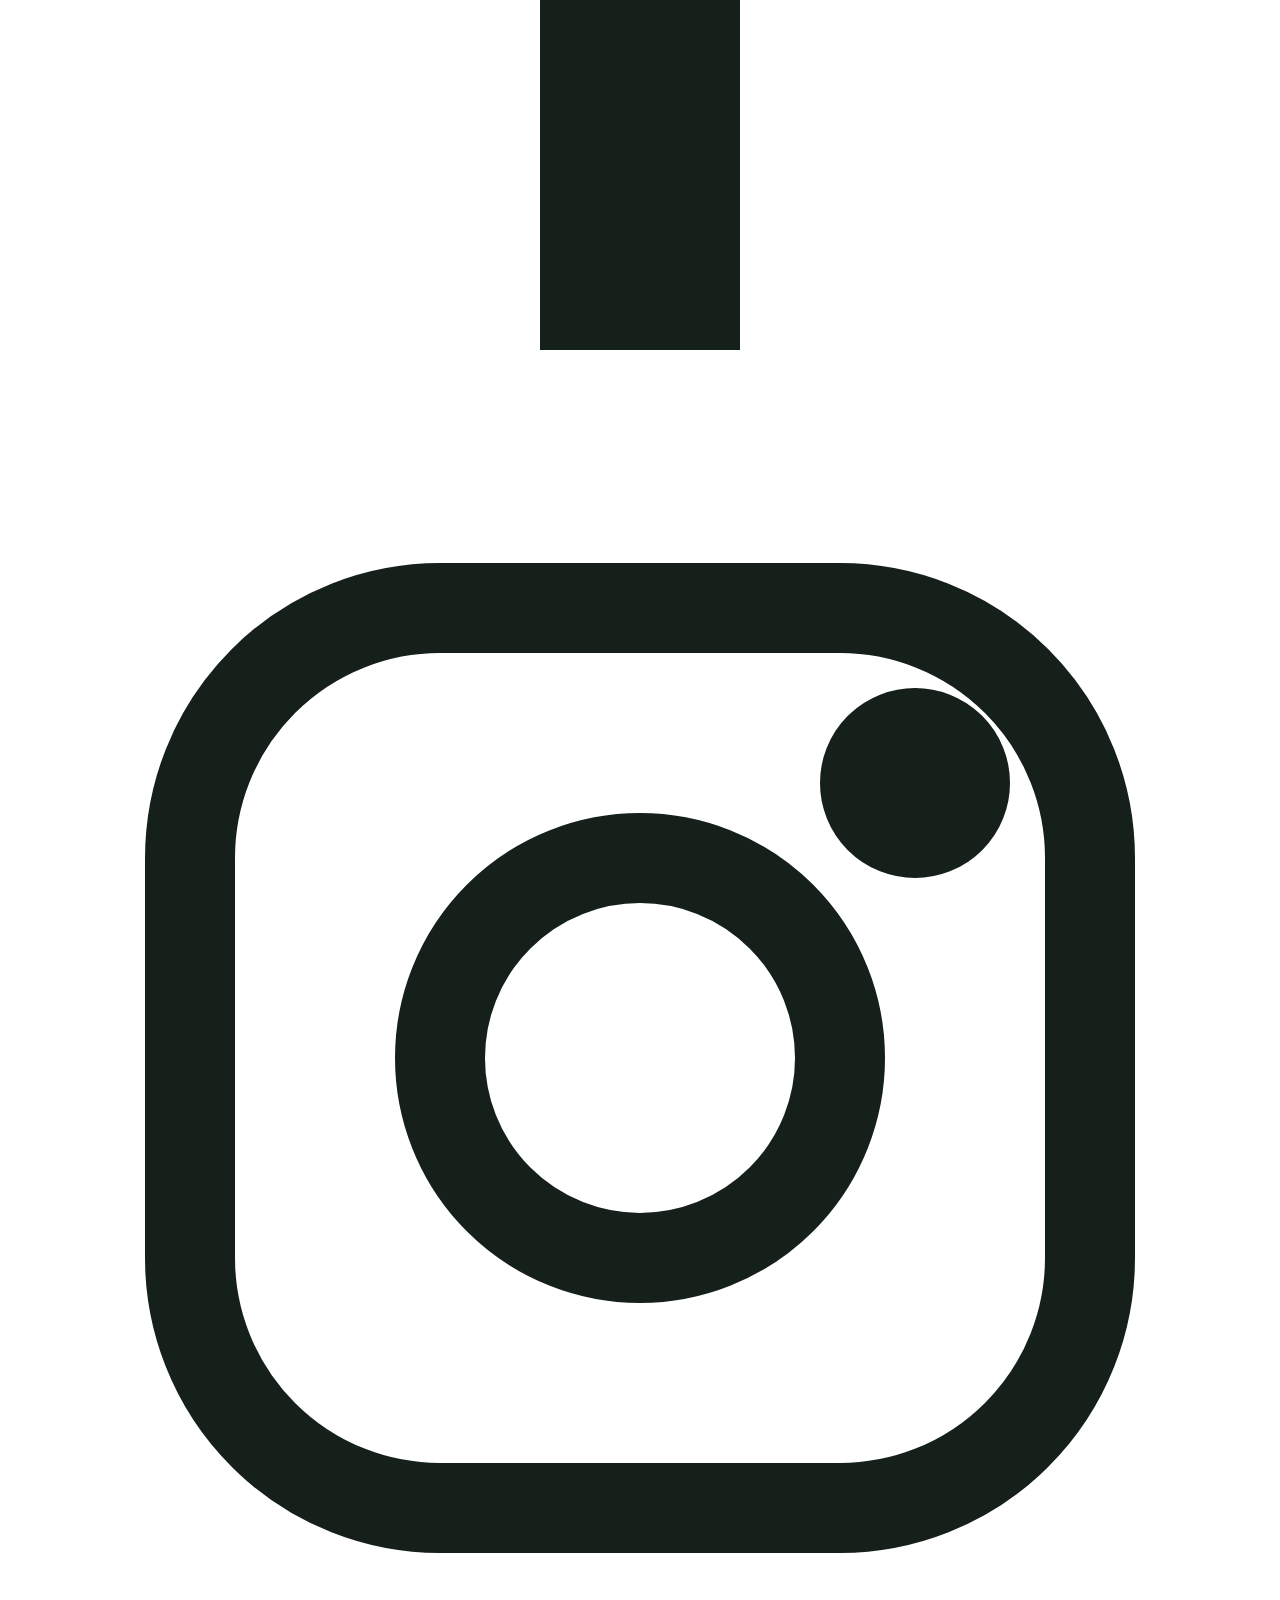
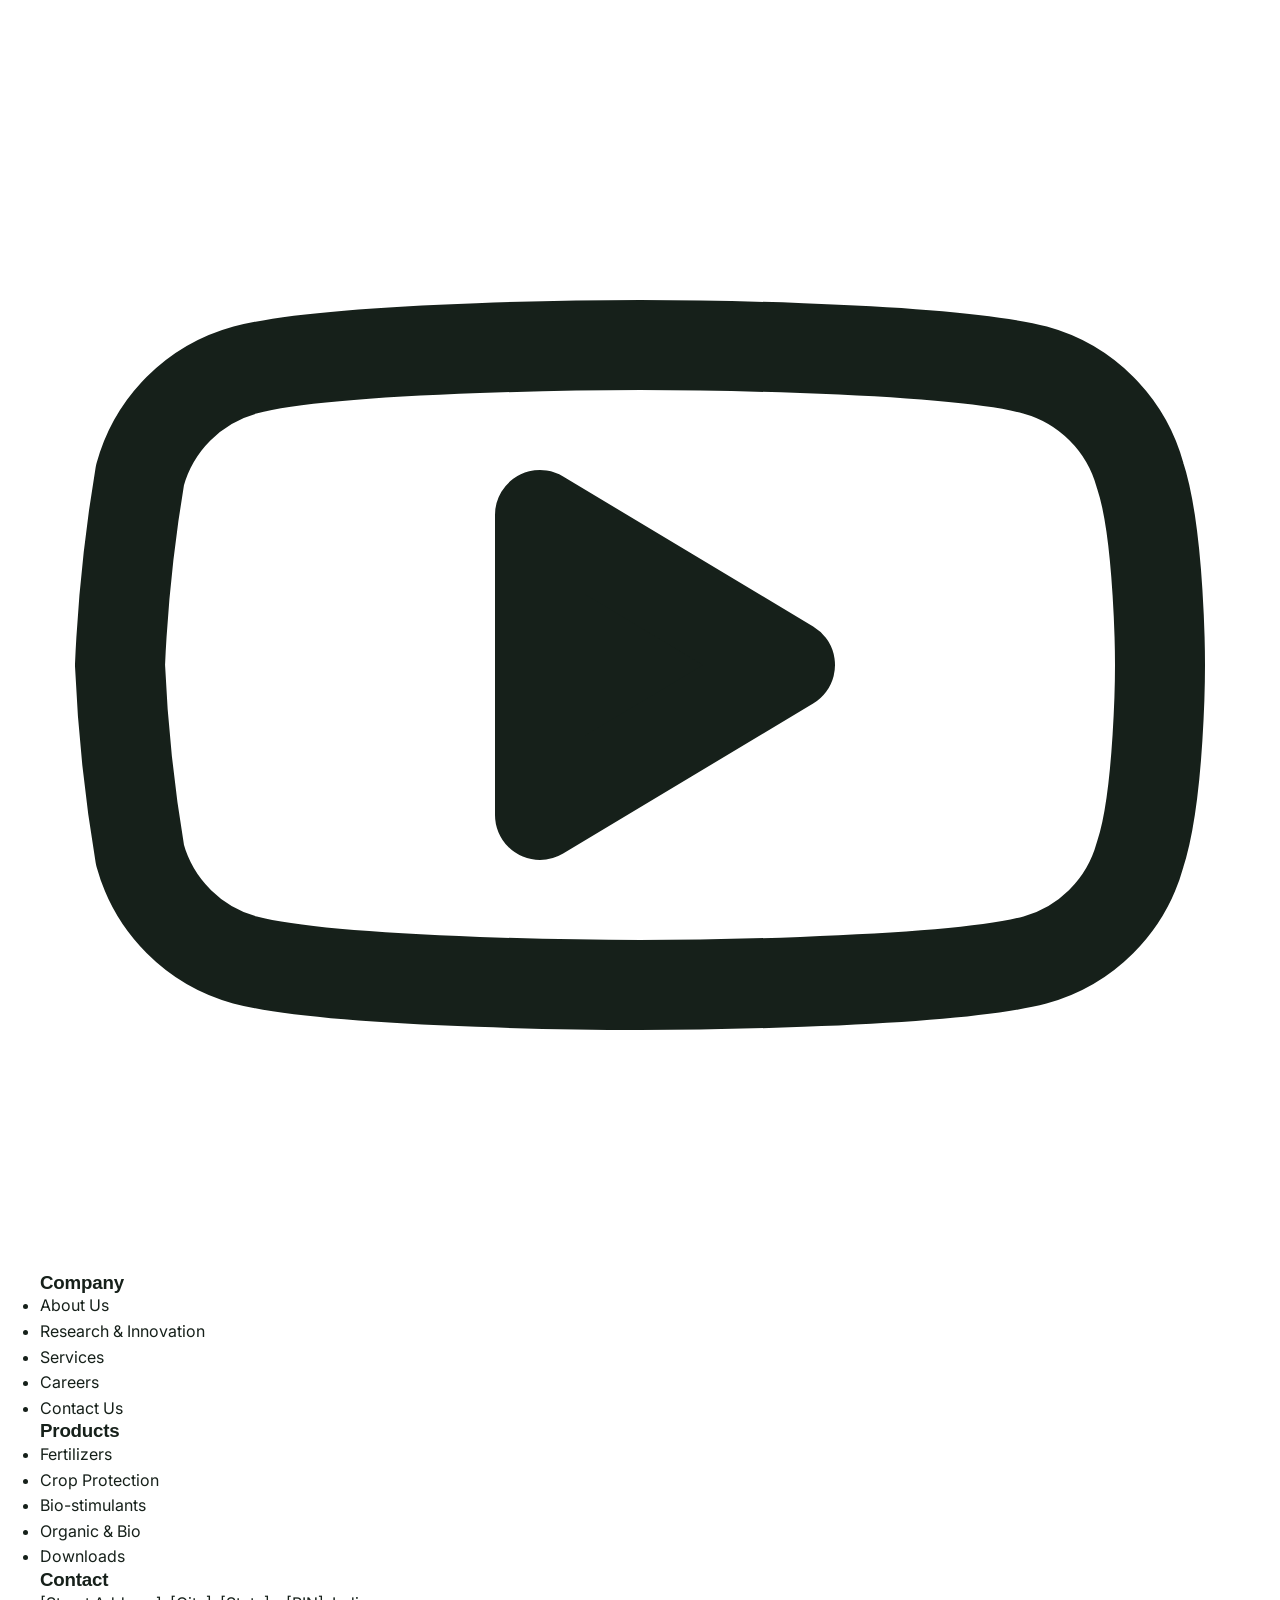
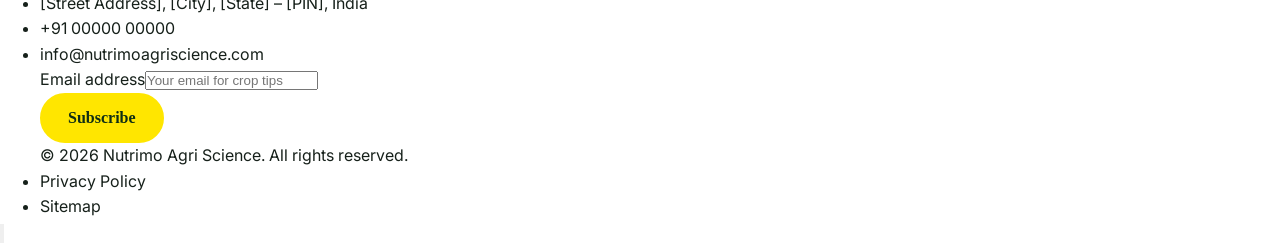
<file: resources.html>
<!doctype html>
<html lang="en" class="no-js">
<head>
<meta charset="utf-8">
<meta name="viewport" content="width=device-width, initial-scale=1">
<title>Reports & Resources – Free Downloads | Nutrimo Agri Science</title>
<meta name="description" content="Download Nutrimo's product catalogue, crop nutrition guide, IPM handbook, safe pesticide handling guide, field trial and sustainability reports.">
<meta name="robots" content="index, follow">
<link rel="canonical" href="https://www.nutrimoagriscience.com/resources.html">
<meta name="theme-color" content="#1c4f2e">
<meta property="og:type" content="website">
<meta property="og:site_name" content="Nutrimo Agri Science">
<meta property="og:title" content="Reports & Resources – Free Downloads | Nutrimo Agri Science">
<meta property="og:description" content="Download Nutrimo's product catalogue, crop nutrition guide, IPM handbook, safe pesticide handling guide, field trial and sustainability reports.">
<meta property="og:url" content="https://www.nutrimoagriscience.com/resources.html">
<meta property="og:image" content="https://www.nutrimoagriscience.com/assets/img/og-image.png">
<meta name="twitter:card" content="summary_large_image">
<link rel="icon" href="favicon.svg" type="image/svg+xml">
<link rel="apple-touch-icon" href="assets/img/apple-touch-icon.png">
<link rel="manifest" href="site.webmanifest">
<link rel="preconnect" href="https://fonts.googleapis.com">
<link rel="preconnect" href="https://fonts.gstatic.com" crossorigin>
<link href="https://fonts.googleapis.com/css2?family=Inter:wght@400;500;600&family=Manrope:wght@600;700;800&display=swap" rel="stylesheet">
<link rel="stylesheet" href="css/style.css">
<script type="application/ld+json">{"@context": "https://schema.org", "@type": "BreadcrumbList", "itemListElement": [{"@type": "ListItem", "position": 1, "name": "Home", "item": "https://www.nutrimoagriscience.com/"}, {"@type": "ListItem", "position": 2, "name": "Reports & Resources", "item": "https://www.nutrimoagriscience.com/resources.html"}]}</script>
<script type="application/ld+json">{"@context": "https://schema.org", "@type": "FAQPage", "mainEntity": [{"@type": "Question", "name": "How often should I test my soil?", "acceptedAnswer": {"@type": "Answer", "text": "At least once every two to three years per field, and before each season for high-value horticulture crops."}}, {"@type": "Question", "name": "Are Safety Data Sheets (SDS) available?", "acceptedAnswer": {"@type": "Answer", "text": "Yes. SDS and technical data sheets are available for every product on request."}}]}</script>
</head>
<body>
<a class="skip-link" href="#main">Skip to content</a>
<div class="topbar">
  <div class="container">
    <div><span><svg style="width:14px;height:14px;display:inline;vertical-align:-2px" viewBox="0 0 24 24" fill="none" stroke="currentColor" stroke-width="1.8" stroke-linecap="round" stroke-linejoin="round" aria-hidden="true" focusable="false"><path d="M22 16.9v3a2 2 0 0 1-2.2 2 19.8 19.8 0 0 1-8.6-3.1 19.5 19.5 0 0 1-6-6A19.8 19.8 0 0 1 2.1 4.2 2 2 0 0 1 4.1 2h3a2 2 0 0 1 2 1.7c.1 1 .4 1.9.7 2.8a2 2 0 0 1-.5 2.1L8 9.9a16 16 0 0 0 6 6l1.3-1.3a2 2 0 0 1 2.1-.5c.9.3 1.8.6 2.8.7a2 2 0 0 1 1.7 2Z"/></svg> <a href="tel:+910000000000">+91 00000 00000</a></span><span class="hide-sm"><svg style="width:14px;height:14px;display:inline;vertical-align:-2px" viewBox="0 0 24 24" fill="none" stroke="currentColor" stroke-width="1.8" stroke-linecap="round" stroke-linejoin="round" aria-hidden="true" focusable="false"><rect x="2" y="4" width="20" height="16" rx="2"/><path d="m22 7-10 6L2 7"/></svg> <a href="mailto:info@nutrimoagriscience.com">info@nutrimoagriscience.com</a></span></div>
    <div class="hide-sm">Mon – Sat · 9:30 AM – 6:00 PM</div>
  </div>
</div>
<header class="site-header">
  <div class="container nav-wrap">
    <a class="brand" href="index.html" aria-label="Nutrimo Agri Science – Home">
      <img src="assets/img/logo-mark.svg" width="46" height="46" alt="">
      <span class="brand-text"><strong>Nutrimo</strong><small>Agri Science</small></span>
    </a>
    <button class="nav-toggle" type="button" aria-expanded="false" aria-controls="site-nav"><span></span><span></span><span></span><span class="sr-only">Menu</span></button>
    <nav id="site-nav" class="site-nav" aria-label="Main navigation">
      <ul><li><a href="index.html">Home</a></li><li><a href="about.html">About Us</a></li><li><a href="products.html">Products</a></li><li><a href="research.html">Research</a></li><li><a href="services.html">Services</a></li><li><a href="resources.html" aria-current="page">Resources</a></li><li><a href="careers.html">Careers</a></li><li><a href="contact.html">Contact</a></li></ul>
      <a class="btn btn-sm" href="contact.html#inquiry">Get a Quote</a>
    </nav>
  </div>
</header>
<main id="main">
<section class="page-hero">
  <div class="container">
    <nav aria-label="Breadcrumb"><ol class="breadcrumb"><li><a href="index.html">Home</a></li><li aria-current="page">Reports &amp; Resources</li></ol></nav>
    <h1>Reports &amp; Resources</h1>
    <p>Catalogues, crop guides, safety information and reports — free to download.</p>
  </div>
</section>
<section class="section" aria-labelledby="dl-title">
  <div class="container">
    <div class="section-head">
      <span class="eyebrow">Download centre</span>
      <h2 id="dl-title">Catalogues, guides &amp; reports</h2>
      <p class="lead">Free, practical resources for farmers, dealers and agronomists. All files are PDFs and open on any phone or computer.</p>
    </div>
    <div class="filter-bar" role="group" aria-label="Filter resources by type" data-filter-group="#download-grid">
      <button type="button" class="filter-btn" data-filter="all" aria-pressed="true">All</button>
      <button type="button" class="filter-btn" data-filter="catalogue" aria-pressed="false">Catalogues</button>
      <button type="button" class="filter-btn" data-filter="guide" aria-pressed="false">Guides</button>
      <button type="button" class="filter-btn" data-filter="safety" aria-pressed="false">Safety</button>
      <button type="button" class="filter-btn" data-filter="report" aria-pressed="false">Reports</button>
    </div>
    <div>
      <div class="grid grid-2" id="download-grid">
        <article class="card download-card reveal" data-category="catalogue">
          <span class="file-badge ">PDF</span>
          <div>
            <h3>Product Catalogue 2026</h3>
            <p class="meta">Catalogue · PDF · 14 KB</p>
            <p class="muted">Complete range of fertilizers, crop protection, bio-stimulants and organic inputs with doses.</p>
            <a class="btn btn-sm" href="downloads/nutrimo-product-catalogue-2026.pdf" download><svg viewBox="0 0 24 24" fill="none" stroke="currentColor" stroke-width="1.8" stroke-linecap="round" stroke-linejoin="round" aria-hidden="true" focusable="false"><path d="M21 15v4a2 2 0 0 1-2 2H5a2 2 0 0 1-2-2v-4M7 10l5 5 5-5M12 15V3"/></svg> Download</a>
          </div>
        </article>
        <article class="card download-card reveal" data-category="catalogue">
          <span class="file-badge ">PDF</span>
          <div>
            <h3>Company Profile</h3>
            <p class="meta">Catalogue · PDF · 5 KB</p>
            <p class="muted">Overview of Nutrimo Agri Science — mission, capabilities, quality and network.</p>
            <a class="btn btn-sm" href="downloads/nutrimo-company-profile.pdf" download><svg viewBox="0 0 24 24" fill="none" stroke="currentColor" stroke-width="1.8" stroke-linecap="round" stroke-linejoin="round" aria-hidden="true" focusable="false"><path d="M21 15v4a2 2 0 0 1-2 2H5a2 2 0 0 1-2-2v-4M7 10l5 5 5-5M12 15V3"/></svg> Download</a>
          </div>
        </article>
        <article class="card download-card reveal" data-category="guide">
          <span class="file-badge sun">PDF</span>
          <div>
            <h3>Crop Nutrition Guide</h3>
            <p class="meta">Guide · PDF · 9 KB</p>
            <p class="muted">Role of each nutrient, deficiency symptoms and stage-wise feeding principles.</p>
            <a class="btn btn-sm" href="downloads/crop-nutrition-guide.pdf" download><svg viewBox="0 0 24 24" fill="none" stroke="currentColor" stroke-width="1.8" stroke-linecap="round" stroke-linejoin="round" aria-hidden="true" focusable="false"><path d="M21 15v4a2 2 0 0 1-2 2H5a2 2 0 0 1-2-2v-4M7 10l5 5 5-5M12 15V3"/></svg> Download</a>
          </div>
        </article>
        <article class="card download-card reveal" data-category="guide">
          <span class="file-badge sun">PDF</span>
          <div>
            <h3>Soil Sampling &amp; Testing Guide</h3>
            <p class="meta">Guide · PDF · 8 KB</p>
            <p class="muted">How to collect a representative soil sample and read your soil test report.</p>
            <a class="btn btn-sm" href="downloads/soil-testing-sampling-guide.pdf" download><svg viewBox="0 0 24 24" fill="none" stroke="currentColor" stroke-width="1.8" stroke-linecap="round" stroke-linejoin="round" aria-hidden="true" focusable="false"><path d="M21 15v4a2 2 0 0 1-2 2H5a2 2 0 0 1-2-2v-4M7 10l5 5 5-5M12 15V3"/></svg> Download</a>
          </div>
        </article>
        <article class="card download-card reveal" data-category="guide">
          <span class="file-badge sun">PDF</span>
          <div>
            <h3>Integrated Pest Management Handbook</h3>
            <p class="meta">Guide · PDF · 6 KB</p>
            <p class="muted">Practical IPM steps: monitoring, thresholds, biological and chemical control.</p>
            <a class="btn btn-sm" href="downloads/integrated-pest-management-handbook.pdf" download><svg viewBox="0 0 24 24" fill="none" stroke="currentColor" stroke-width="1.8" stroke-linecap="round" stroke-linejoin="round" aria-hidden="true" focusable="false"><path d="M21 15v4a2 2 0 0 1-2 2H5a2 2 0 0 1-2-2v-4M7 10l5 5 5-5M12 15V3"/></svg> Download</a>
          </div>
        </article>
        <article class="card download-card reveal" data-category="safety">
          <span class="file-badge earth">PDF</span>
          <div>
            <h3>Safe Pesticide Handling Guide</h3>
            <p class="meta">Safety · PDF · 8 KB</p>
            <p class="muted">PPE, mixing, spraying, storage, disposal and first-aid essentials.</p>
            <a class="btn btn-sm" href="downloads/safe-pesticide-handling-guide.pdf" download><svg viewBox="0 0 24 24" fill="none" stroke="currentColor" stroke-width="1.8" stroke-linecap="round" stroke-linejoin="round" aria-hidden="true" focusable="false"><path d="M21 15v4a2 2 0 0 1-2 2H5a2 2 0 0 1-2-2v-4M7 10l5 5 5-5M12 15V3"/></svg> Download</a>
          </div>
        </article>
        <article class="card download-card reveal" data-category="report">
          <span class="file-badge ">PDF</span>
          <div>
            <h3>Field Trial Summary 2025</h3>
            <p class="meta">Report · PDF · 6 KB</p>
            <p class="muted">Summary of multi-location demonstration results (sample format).</p>
            <a class="btn btn-sm" href="downloads/field-trial-summary-2025.pdf" download><svg viewBox="0 0 24 24" fill="none" stroke="currentColor" stroke-width="1.8" stroke-linecap="round" stroke-linejoin="round" aria-hidden="true" focusable="false"><path d="M21 15v4a2 2 0 0 1-2 2H5a2 2 0 0 1-2-2v-4M7 10l5 5 5-5M12 15V3"/></svg> Download</a>
          </div>
        </article>
        <article class="card download-card reveal" data-category="report">
          <span class="file-badge ">PDF</span>
          <div>
            <h3>Sustainability Report 2025</h3>
            <p class="meta">Report · PDF · 6 KB</p>
            <p class="muted">Our approach to soil health, stewardship and responsible operations (sample format).</p>
            <a class="btn btn-sm" href="downloads/sustainability-report-2025.pdf" download><svg viewBox="0 0 24 24" fill="none" stroke="currentColor" stroke-width="1.8" stroke-linecap="round" stroke-linejoin="round" aria-hidden="true" focusable="false"><path d="M21 15v4a2 2 0 0 1-2 2H5a2 2 0 0 1-2-2v-4M7 10l5 5 5-5M12 15V3"/></svg> Download</a>
          </div>
        </article>
      </div>
      <p class="no-results" hidden>No resources in this category yet.</p>
    </div>
  </div>
</section>

<section class="section section-alt" aria-labelledby="kb-title">
  <div class="container">
    <div class="section-head">
      <span class="eyebrow">Knowledge hub</span>
      <h2 id="kb-title">Quick tips from our agronomists</h2>
    </div>
    <div class="grid grid-3">
      <article class="card reveal">
        <span class="tag">Nutrition</span>
        <h3 style="margin-top:14px">Why balanced NPK beats “more urea”</h3>
        <p class="muted">Excess nitrogen makes crops lush but weak, attracting sucking pests and causing lodging. A soil test-based NPK ratio, plus sulphur and zinc where deficient, gives stronger plants and better grain fill.</p>
      </article>
      <article class="card reveal">
        <span class="tag">Protection</span>
        <h3 style="margin-top:14px">Rotate modes of action</h3>
        <p class="muted">Spraying the same insecticide or fungicide group again and again builds resistance. Alternate products with different modes of action and spray only when pests cross the economic threshold.</p>
      </article>
      <article class="card reveal">
        <span class="tag">Soil health</span>
        <h3 style="margin-top:14px">Feed the soil, not just the plant</h3>
        <p class="muted">Adding organic matter and bio-fertilizers improves water holding, nutrient availability and root growth — making every bag of fertilizer more effective.</p>
      </article>
    </div>
  </div>
</section>

<section class="section" aria-labelledby="faq-title">
  <div class="container">
    <div class="section-head">
      <span class="eyebrow">FAQ</span>
      <h2 id="faq-title">Frequently asked questions</h2>
    </div>
    <div class="faq">
      <details><summary>Can I mix water-soluble fertilizers with pesticides?</summary><div><p>Many water-soluble fertilizers are compatible with common pesticides, but not all combinations are. Always do a jar test first, never mix calcium-based fertilizers with phosphates or sulphates, and follow label instructions. Ask our agronomists if unsure.</p></div></details>
      <details><summary>How often should I test my soil?</summary><div><p>We recommend a soil test at least once every two to three years per field, and before each season for high-value horticulture crops.</p></div></details>
      <details><summary>Where can I buy Nutrimo products?</summary><div><p>Our products are available through authorised dealers. <a href="contact.html#inquiry">Contact us</a> with your district and we'll connect you with the nearest dealer.</p></div></details>
      <details><summary>Are Safety Data Sheets (SDS) available?</summary><div><p>Yes. SDS and technical data sheets are available for every product on request — use the inquiry form and mention the product name.</p></div></details>
      <details><summary>Are bio-fertilizers safe to use with chemical fertilizers?</summary><div><p>Yes, bio-fertilizers work well alongside balanced chemical nutrition. Avoid mixing them directly with fungicides or bactericides, and apply them a few days apart.</p></div></details>
    </div>
  </div>
</section>

<section class="section section-alt">
  <div class="container">
    <div class="cta-band reveal">
      <div>
        <h2>Need a document we haven't listed?</h2>
        <p>Request product labels, SDS, technical data sheets or crop-specific schedules.</p>
      </div>
      <a class="btn btn-sun" href="contact.html?type=documents#inquiry">Request Documents</a>
    </div>
  </div>
</section>

</main>
<footer class="site-footer">
  <div class="container">
    <div class="footer-grid">
      <div>
        <a class="brand" href="index.html" aria-label="Nutrimo Agri Science – Home">
          <img src="assets/img/logo-mark.svg" width="46" height="46" alt="">
          <span class="brand-text"><strong>Nutrimo</strong><small>Agri Science</small></span>
        </a>
        <p>Research-driven fertilizers, crop protection and bio-solutions for healthier soil, stronger crops and better harvests.</p>
        <div class="socials">
          <a href="#" aria-label="Nutrimo on LinkedIn"><svg viewBox="0 0 24 24" fill="none" stroke="currentColor" stroke-width="1.8" stroke-linecap="round" stroke-linejoin="round" aria-hidden="true" focusable="false"><path fill="currentColor" stroke="none" d="M4.98 3.5a2.5 2.5 0 1 1 0 5 2.5 2.5 0 0 1 0-5ZM3 9.5h4V21H3Zm6.5 0h3.8v1.6h.1c.5-1 1.8-2 3.8-2 4 0 4.8 2.6 4.8 6V21h-4v-5.1c0-1.2 0-2.8-1.7-2.8s-2 1.3-2 2.7V21h-4Z"/></svg></a>
          <a href="#" aria-label="Nutrimo on Facebook"><svg viewBox="0 0 24 24" fill="none" stroke="currentColor" stroke-width="1.8" stroke-linecap="round" stroke-linejoin="round" aria-hidden="true" focusable="false"><path fill="currentColor" stroke="none" d="M14 8.5V6.8c0-.8.2-1.3 1.4-1.3H17V2.2C16.7 2.1 15.6 2 14.4 2 11.8 2 10 3.6 10 6.5v2H7.4V12H10v10h4V12h2.8l.4-3.5Z"/></svg></a>
          <a href="#" aria-label="Nutrimo on Instagram"><svg viewBox="0 0 24 24" fill="none" stroke="currentColor" stroke-width="1.8" stroke-linecap="round" stroke-linejoin="round" aria-hidden="true" focusable="false"><rect x="3" y="3" width="18" height="18" rx="5"/><circle cx="12" cy="12" r="4"/><circle cx="17.5" cy="6.5" r="1" fill="currentColor"/></svg></a>
          <a href="#" aria-label="Nutrimo on YouTube"><svg viewBox="0 0 24 24" fill="none" stroke="currentColor" stroke-width="1.8" stroke-linecap="round" stroke-linejoin="round" aria-hidden="true" focusable="false"><path d="M22 8.2a3 3 0 0 0-2.1-2.1C18 5.6 12 5.6 12 5.6s-6 0-7.9.5A3 3 0 0 0 2 8.2 31 31 0 0 0 1.6 12 31 31 0 0 0 2 15.8a3 3 0 0 0 2.1 2.1c1.9.5 7.9.5 7.9.5s6 0 7.9-.5a3 3 0 0 0 2.1-2.1c.4-1.2.4-3.8.4-3.8s0-2.6-.4-3.8Z"/><path d="m10 15 5-3-5-3Z" fill="currentColor"/></svg></a>
        </div>
      </div>
      <div>
        <h3>Company</h3>
        <ul><li><a href="about.html">About Us</a></li><li><a href="research.html">Research &amp; Innovation</a></li><li><a href="services.html">Services</a></li><li><a href="careers.html">Careers</a></li><li><a href="contact.html">Contact Us</a></li></ul>
      </div>
      <div>
        <h3>Products</h3>
        <ul><li><a href="products.html#fertilizers">Fertilizers</a></li><li><a href="products.html#pesticides">Crop Protection</a></li><li><a href="products.html#biostimulants">Bio-stimulants</a></li><li><a href="products.html#organic">Organic &amp; Bio</a></li><li><a href="resources.html">Downloads</a></li></ul>
      </div>
      <div>
        <h3>Contact</h3>
        <ul>
          <li>[Street Address], [City], [State] – [PIN], India</li>
          <li><a href="tel:+910000000000">+91 00000 00000</a></li>
          <li><a href="mailto:info@nutrimoagriscience.com">info@nutrimoagriscience.com</a></li>
        </ul>
        <form class="newsletter" data-form data-endpoint="" data-mailto="info@nutrimoagriscience.com" data-subject="Newsletter subscription" data-success="Thanks for subscribing!" novalidate>
          <div class="field" style="flex:1"><label for="nl-email-resources" class="sr-only">Email address</label><input id="nl-email-resources" name="email" type="email" placeholder="Your email for crop tips" required></div>
          <button class="btn btn-sun" type="submit">Subscribe</button>
          <p class="form-status" aria-live="polite"></p>
        </form>
      </div>
    </div>
    <div class="footer-bottom">
      <p style="margin:0">© <span data-year>2026</span> Nutrimo Agri Science. All rights reserved.</p>
      <ul><li><a href="privacy.html">Privacy Policy</a></li><li><a href="sitemap.xml">Sitemap</a></li></ul>
    </div>
  </div>
</footer>
<button class="back-to-top" type="button" aria-label="Back to top"><svg viewBox="0 0 24 24" fill="none" stroke="currentColor" stroke-width="1.8" stroke-linecap="round" stroke-linejoin="round" aria-hidden="true" focusable="false"><path d="M12 19V5M5 12l7-7 7 7"/></svg></button>
<script src="js/main.js" defer></script>
</body>
</html>
</file>
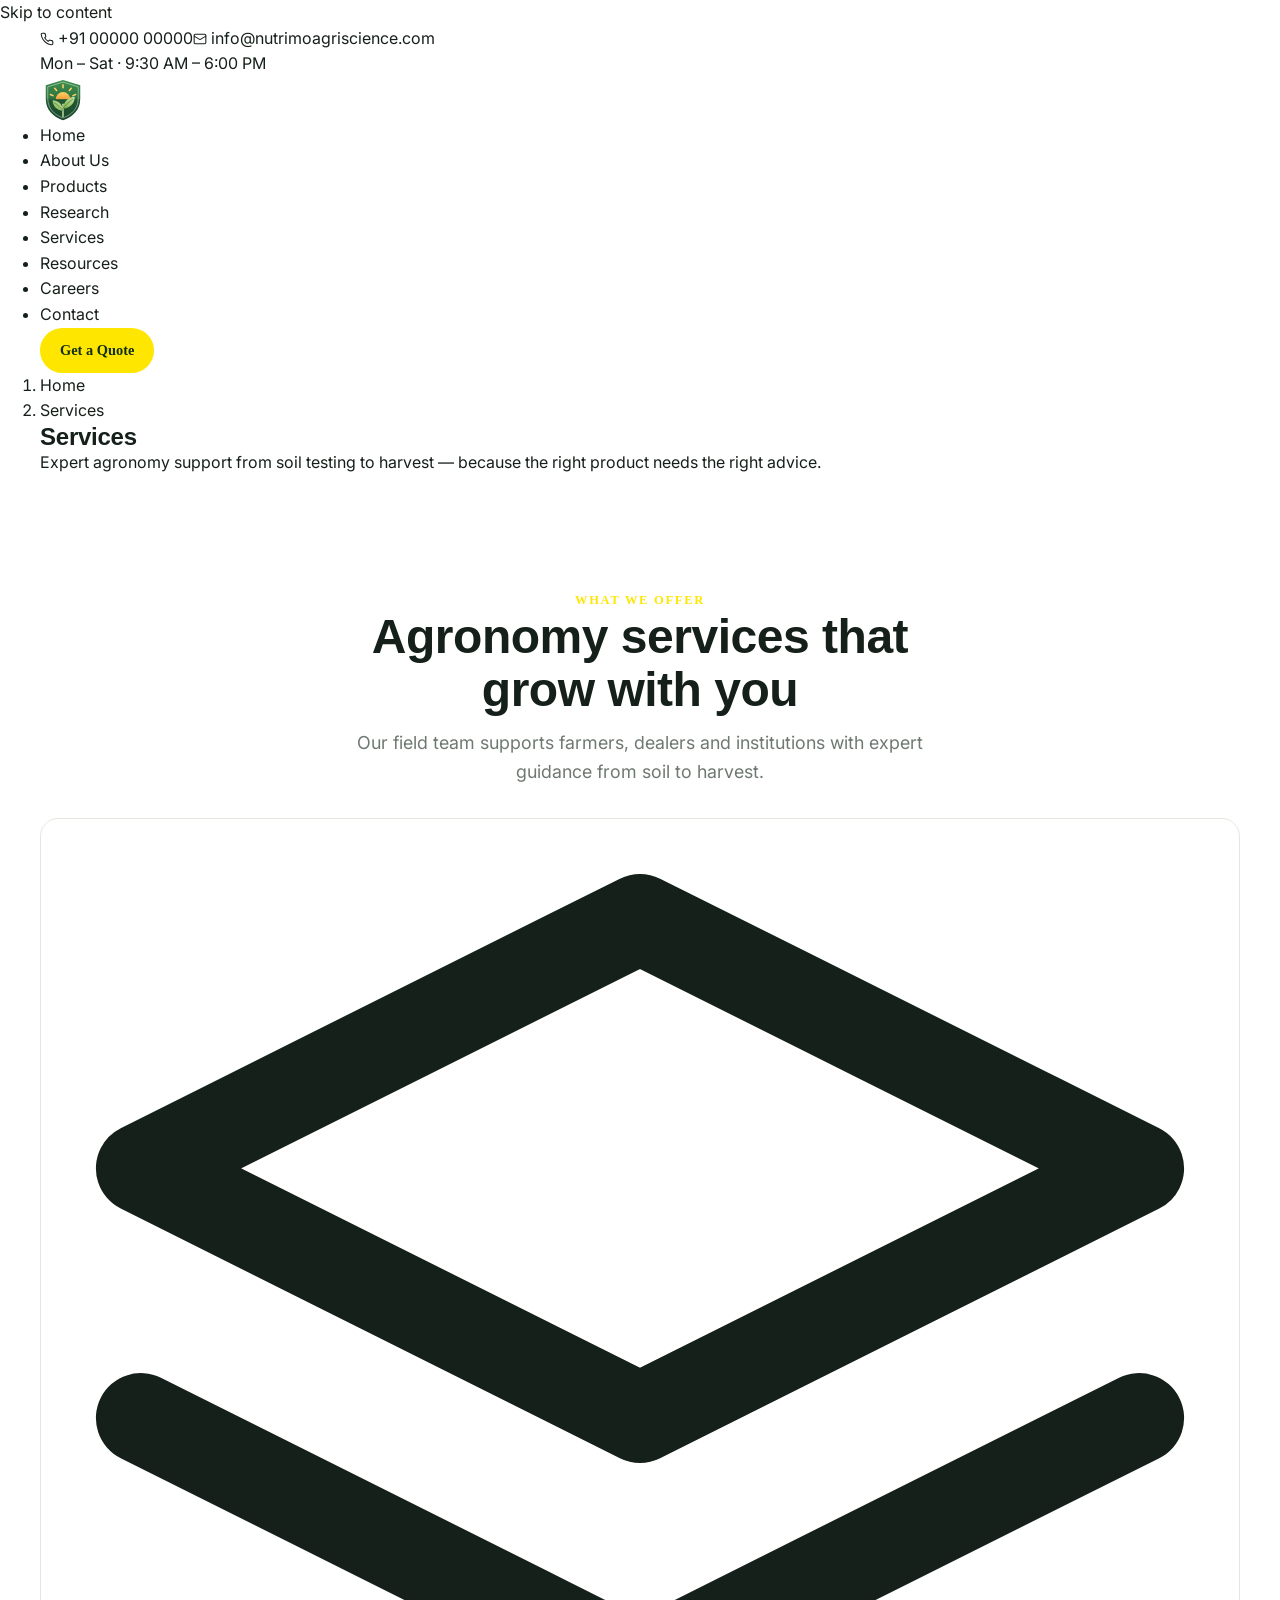
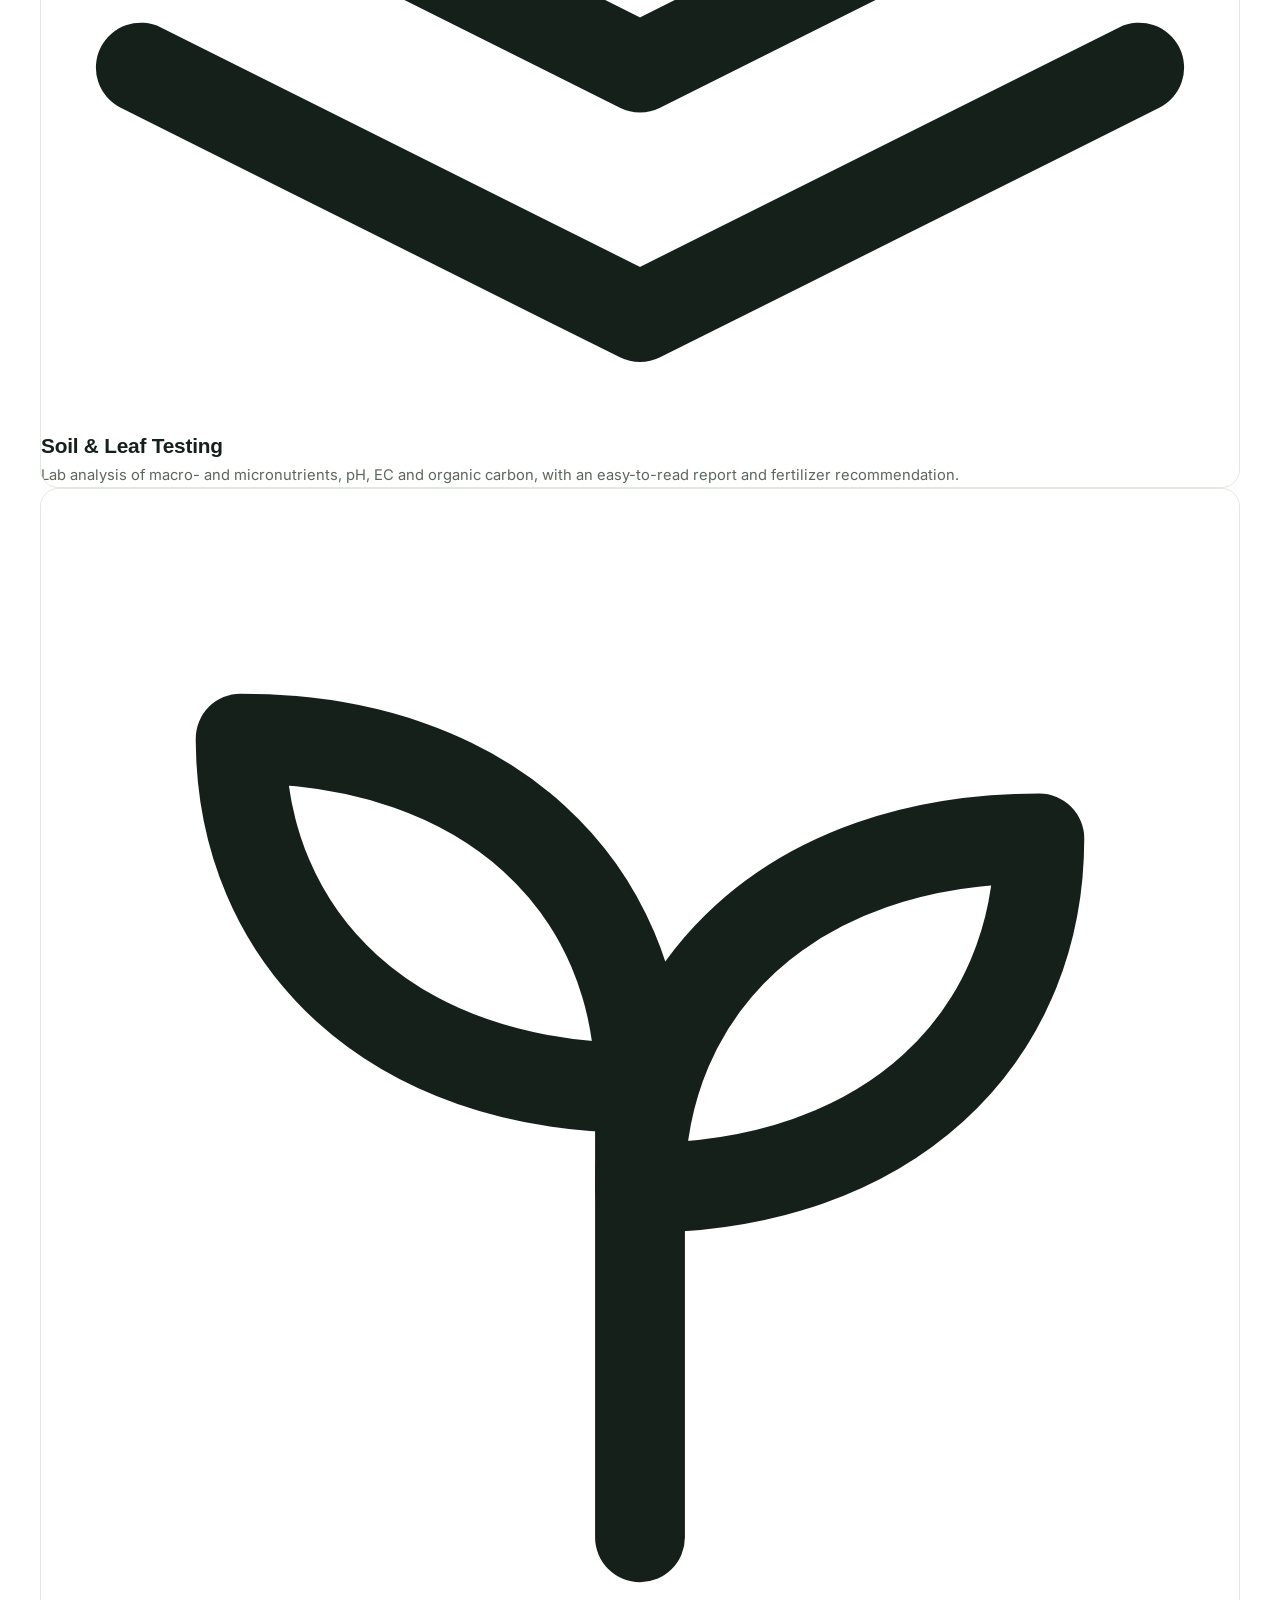
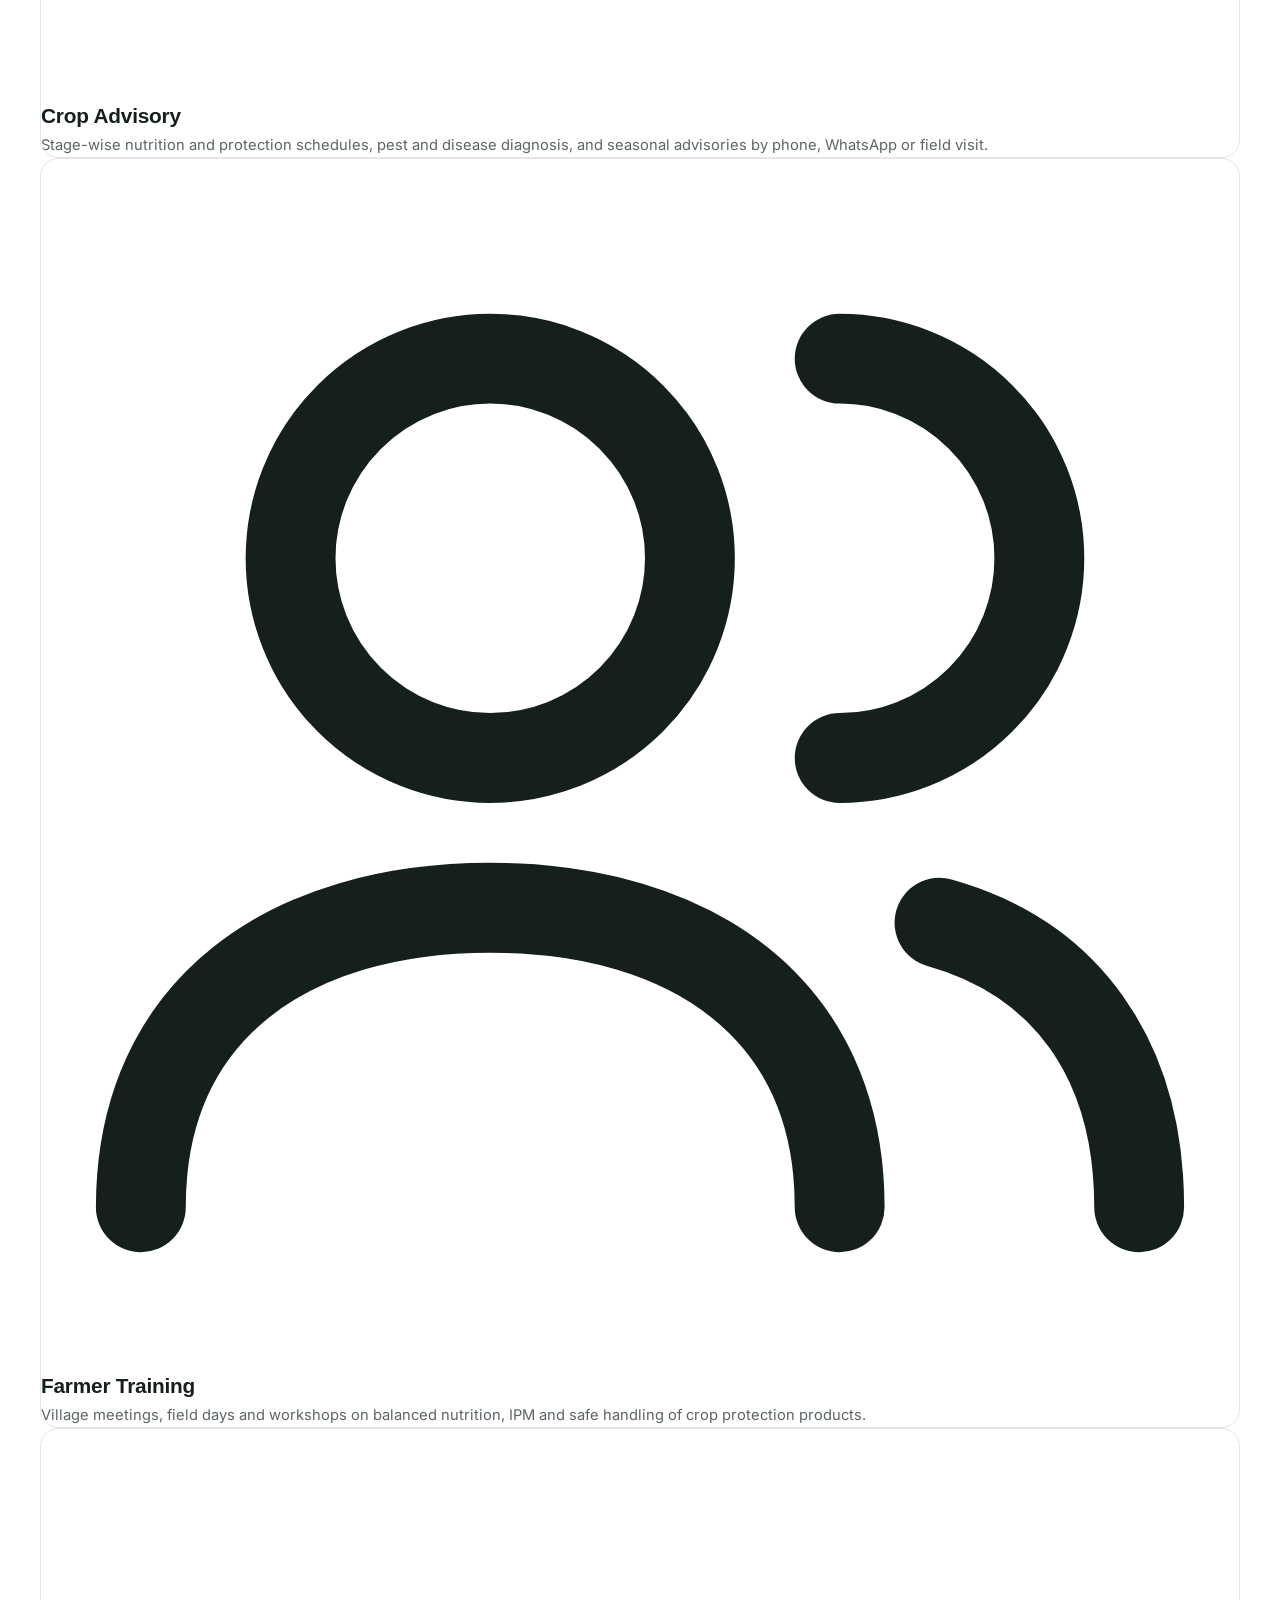
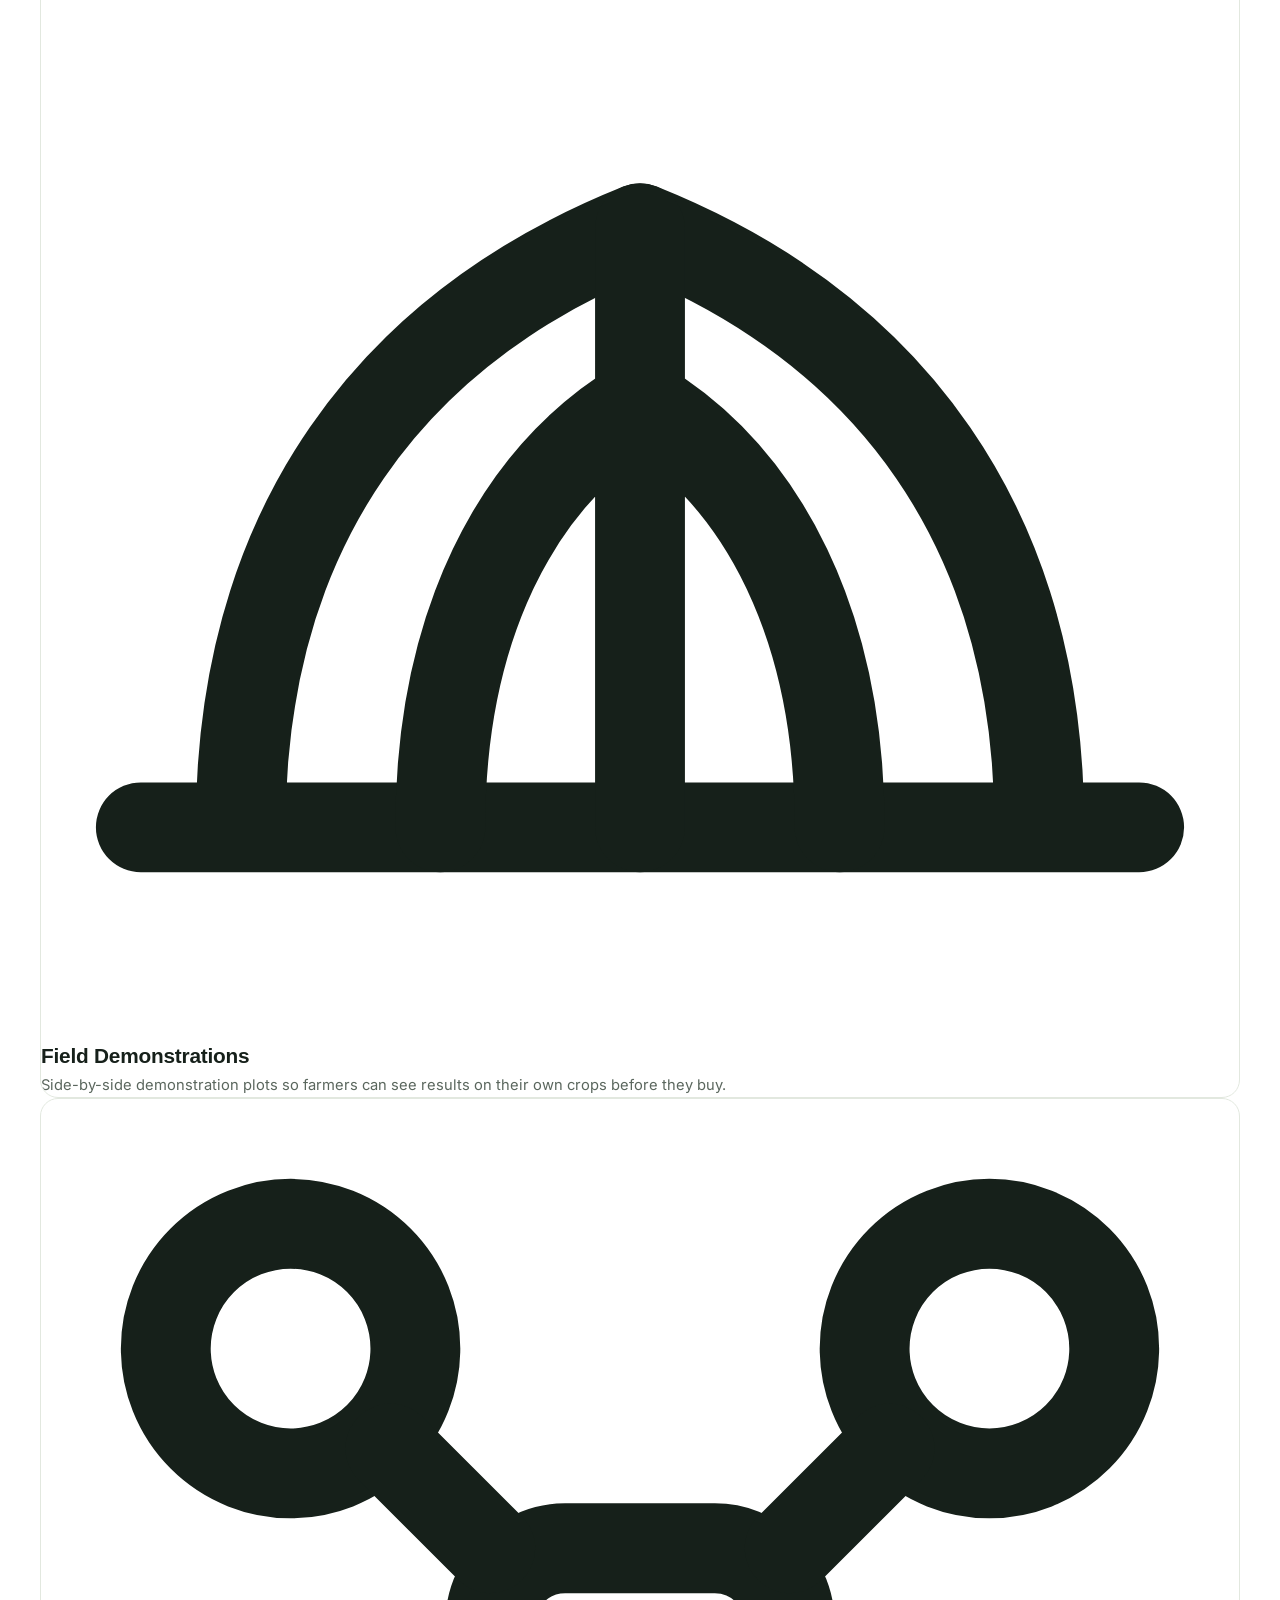
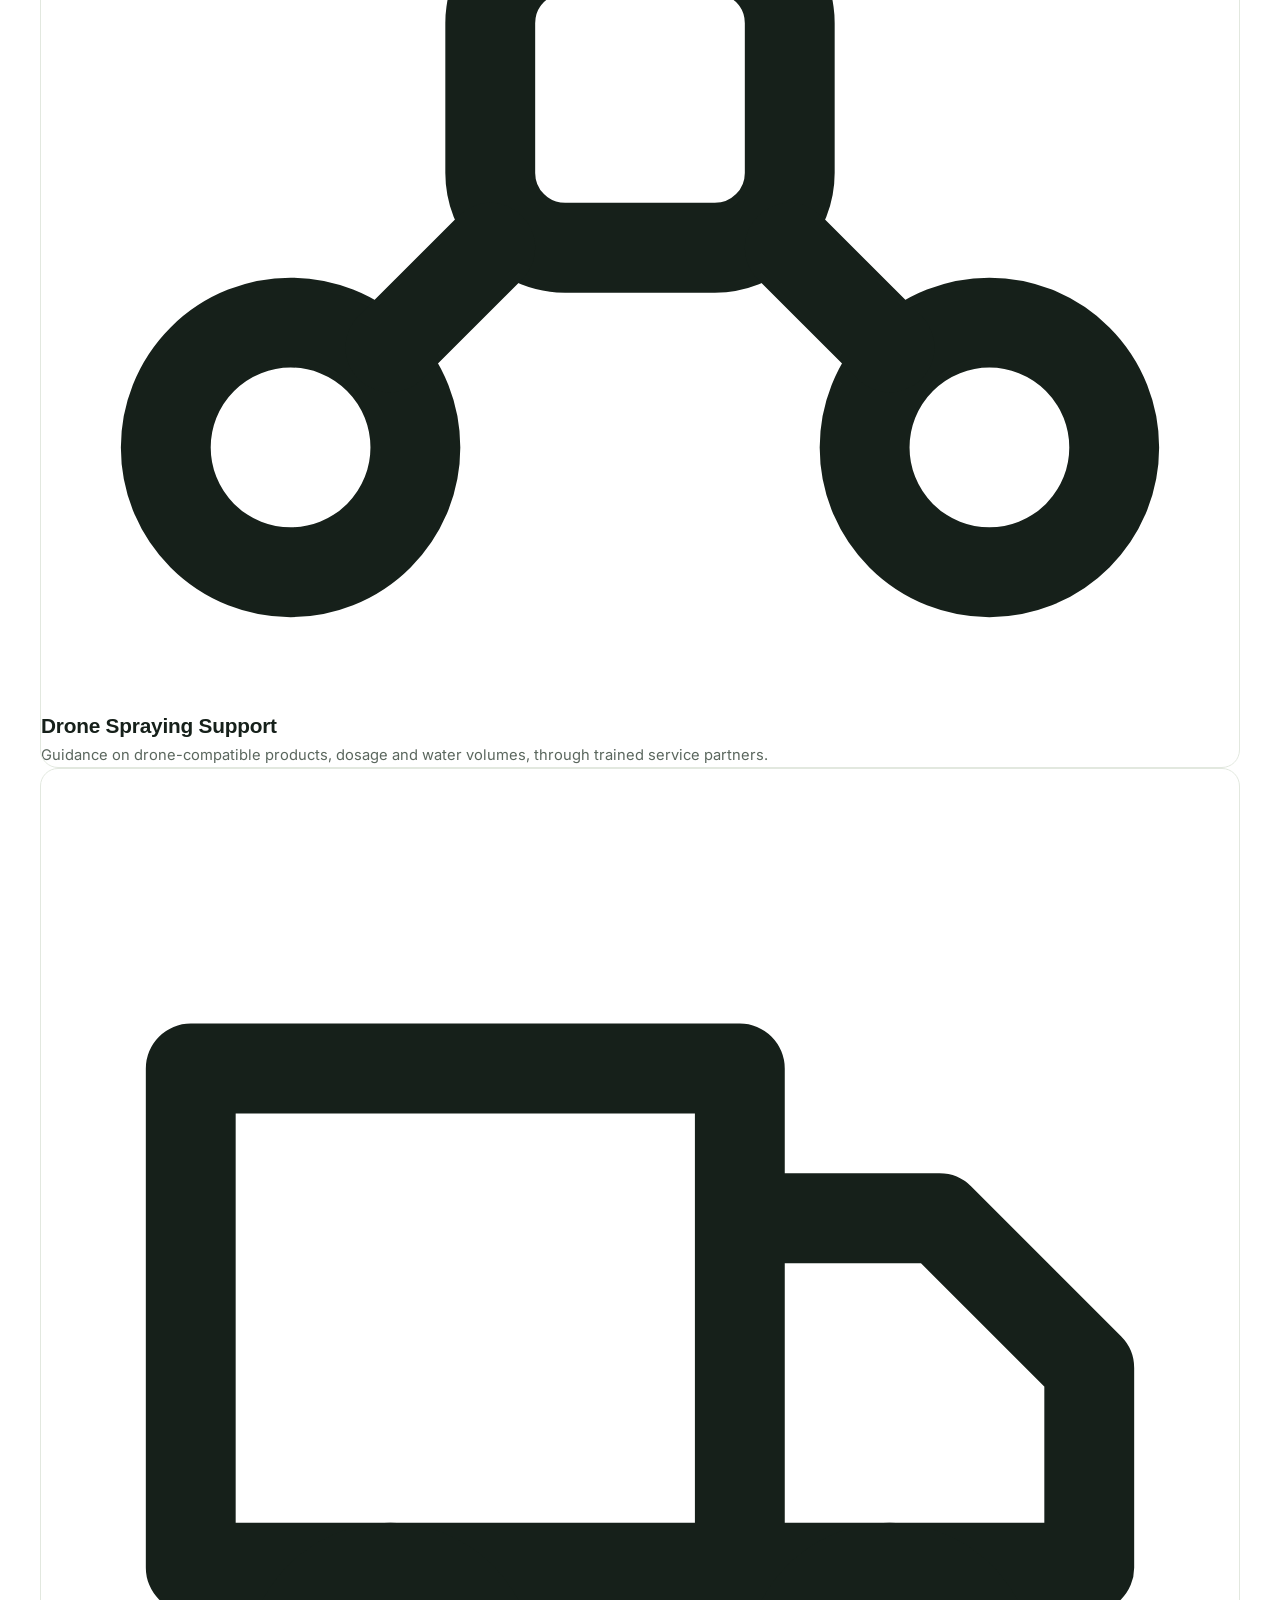
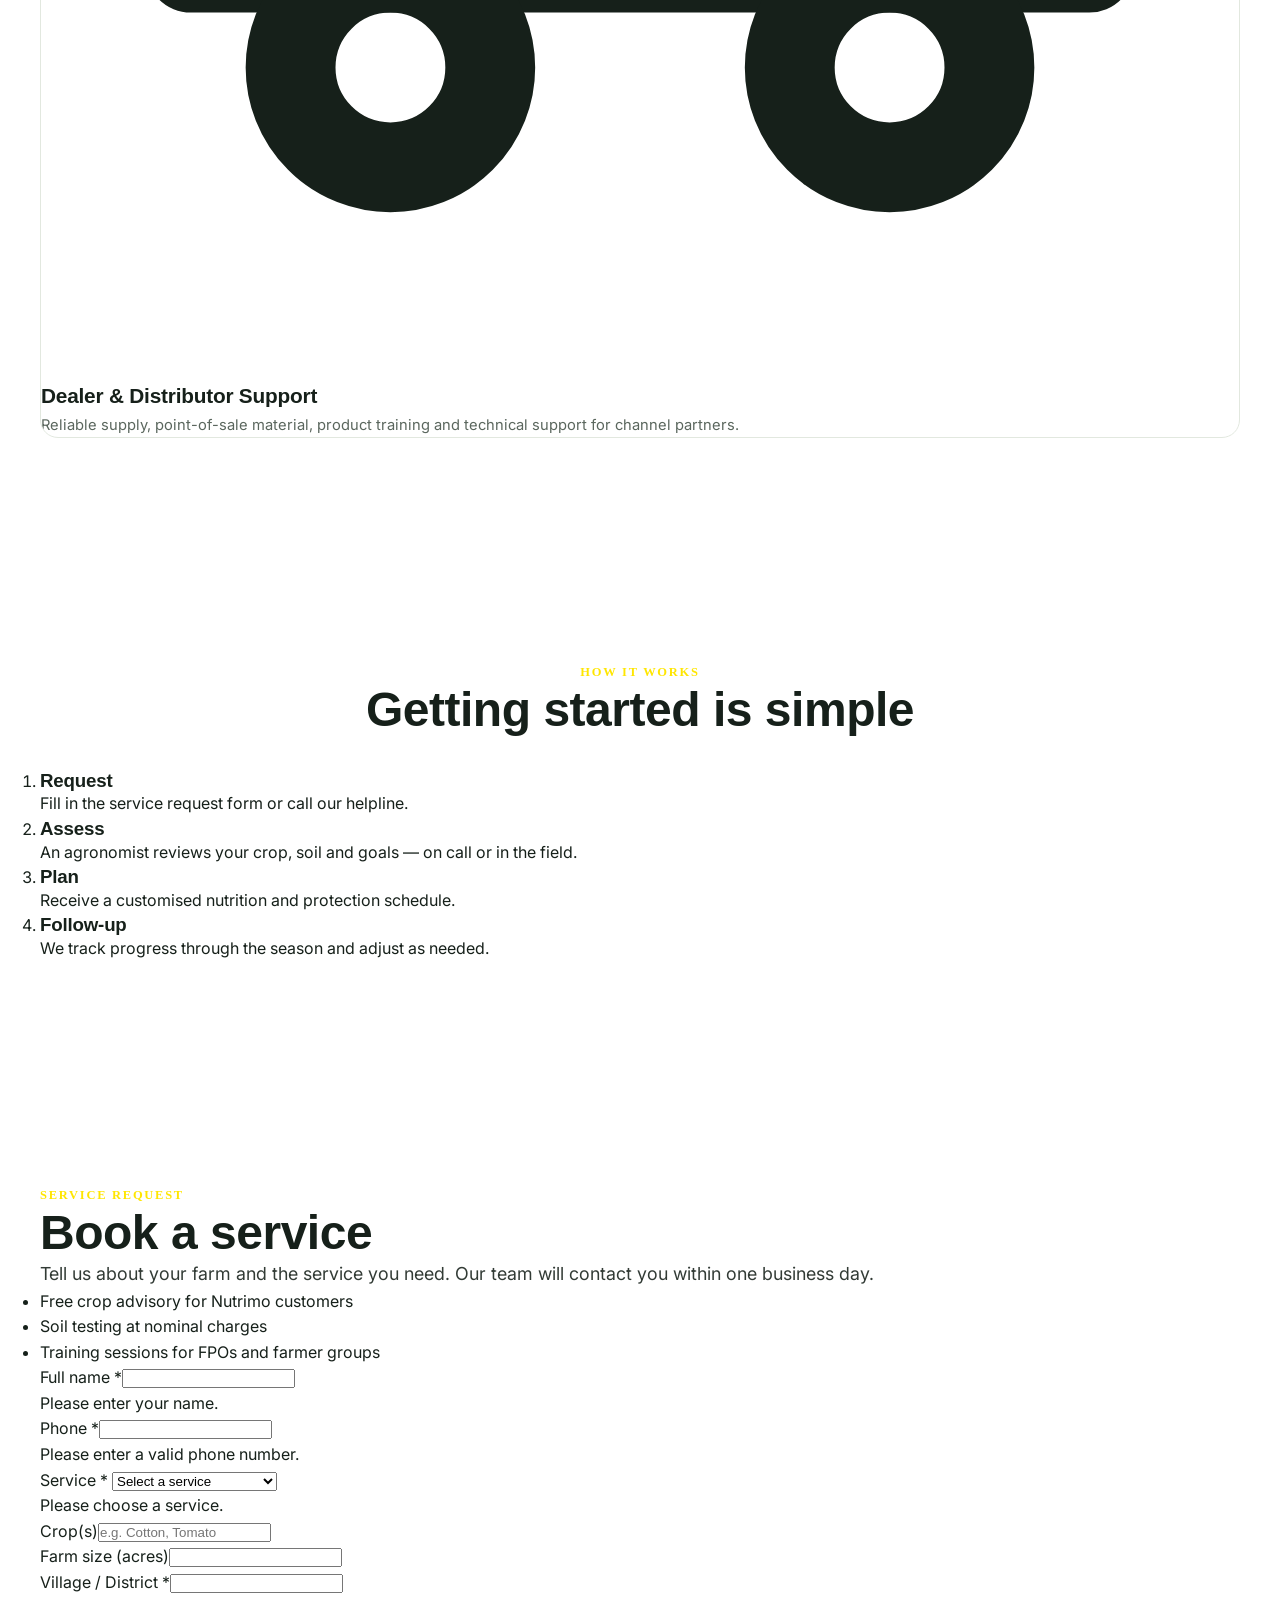
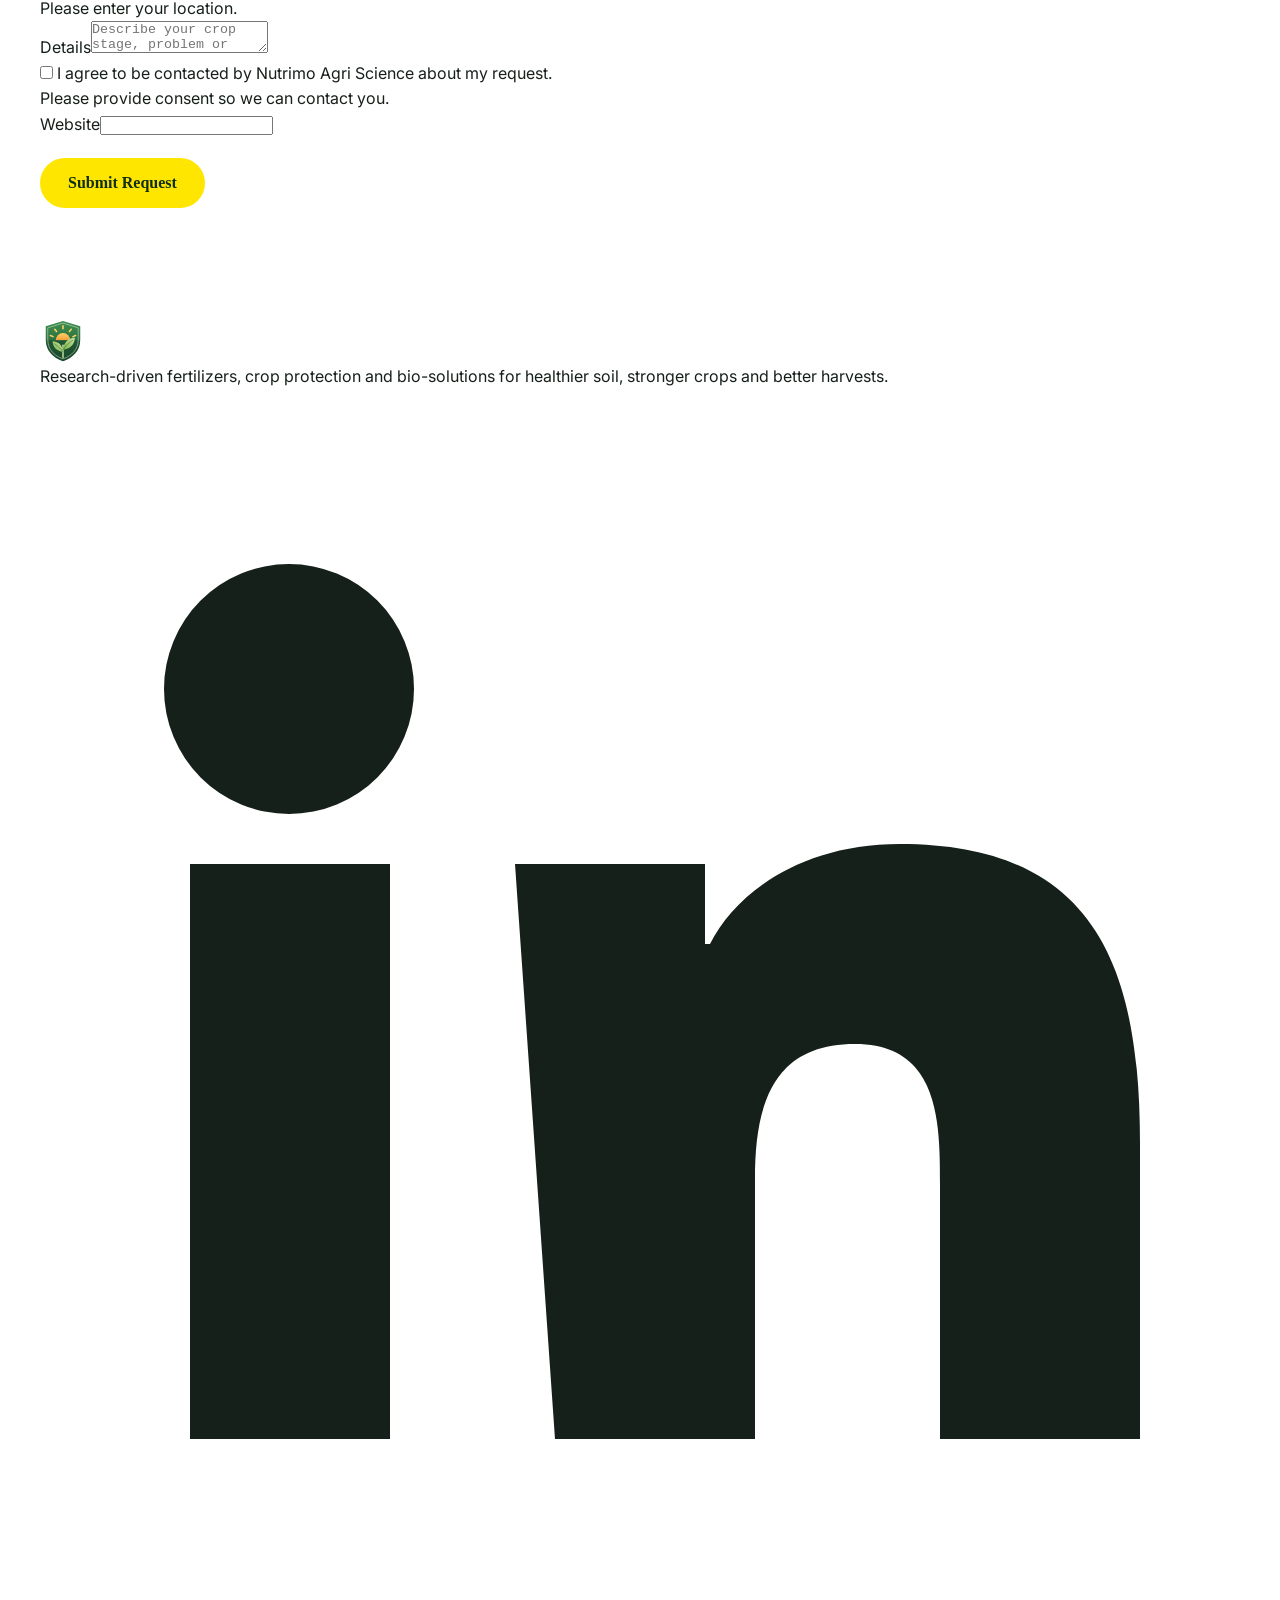
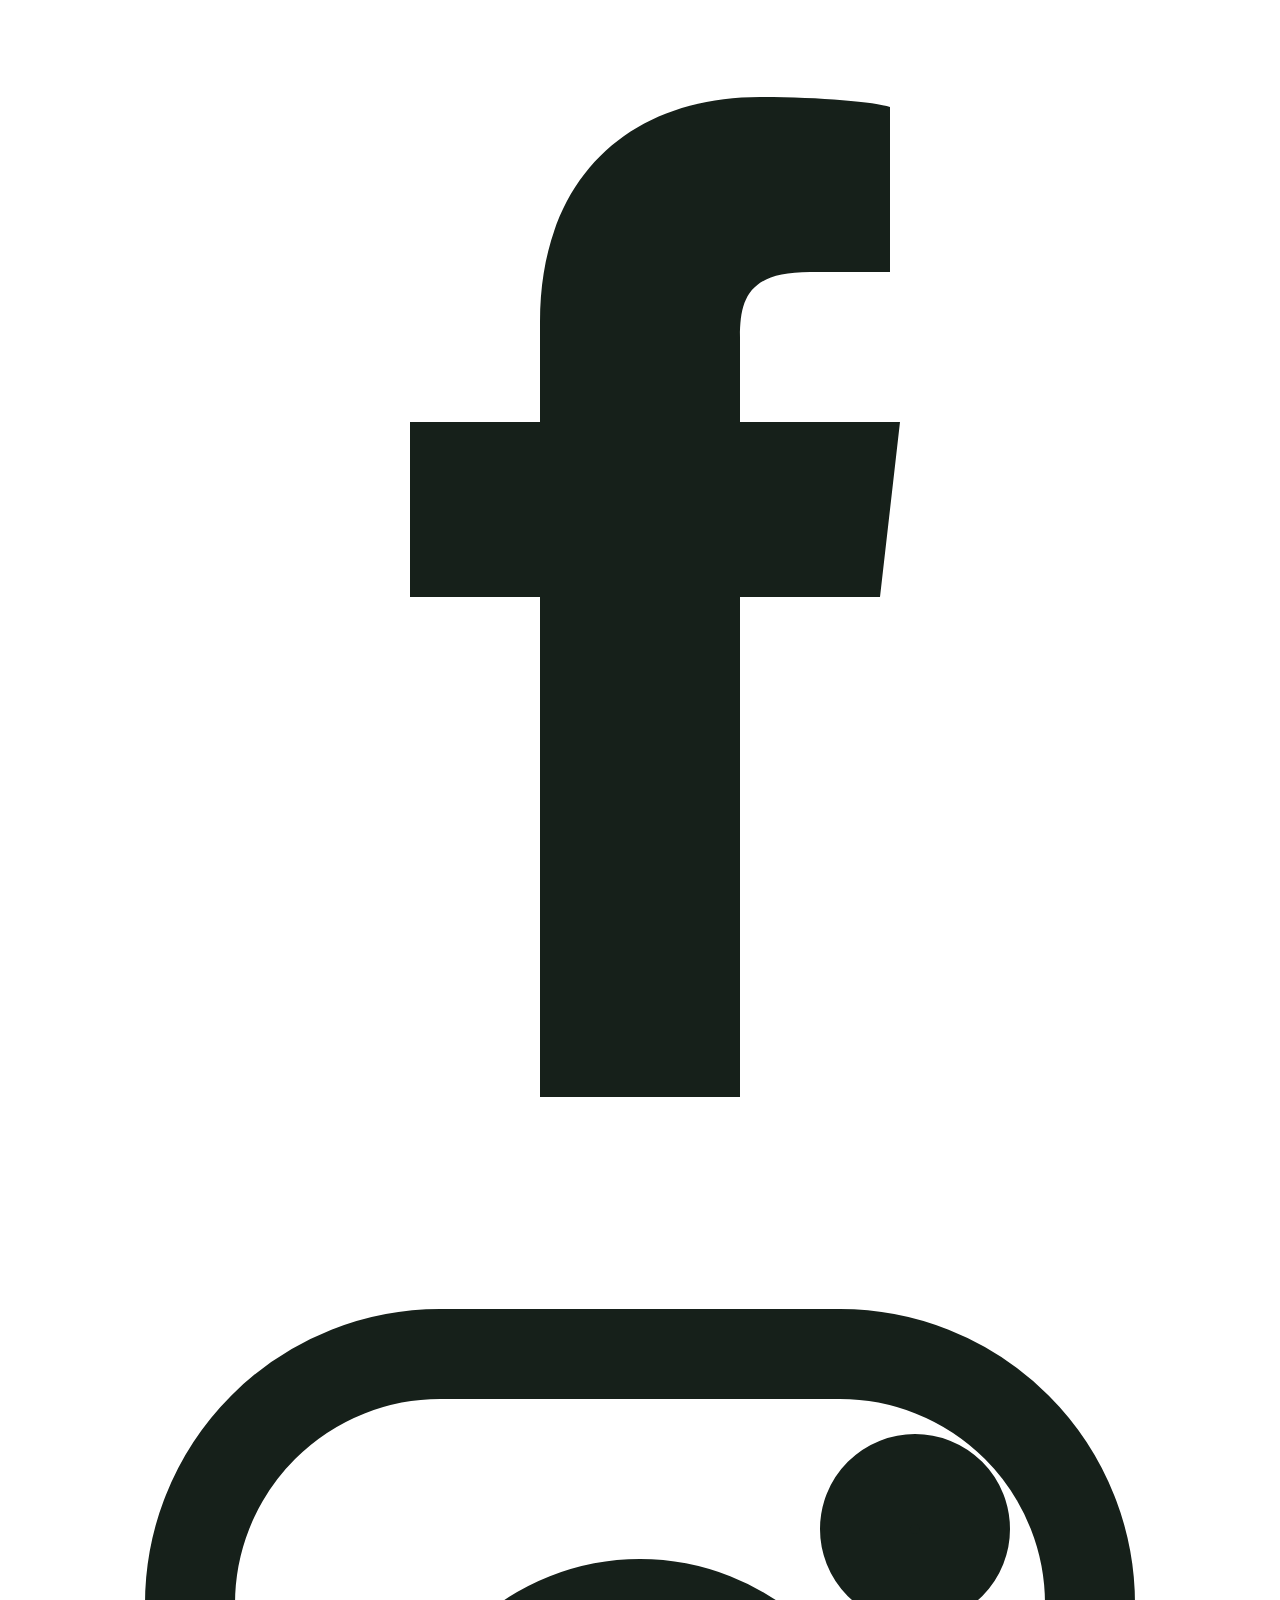
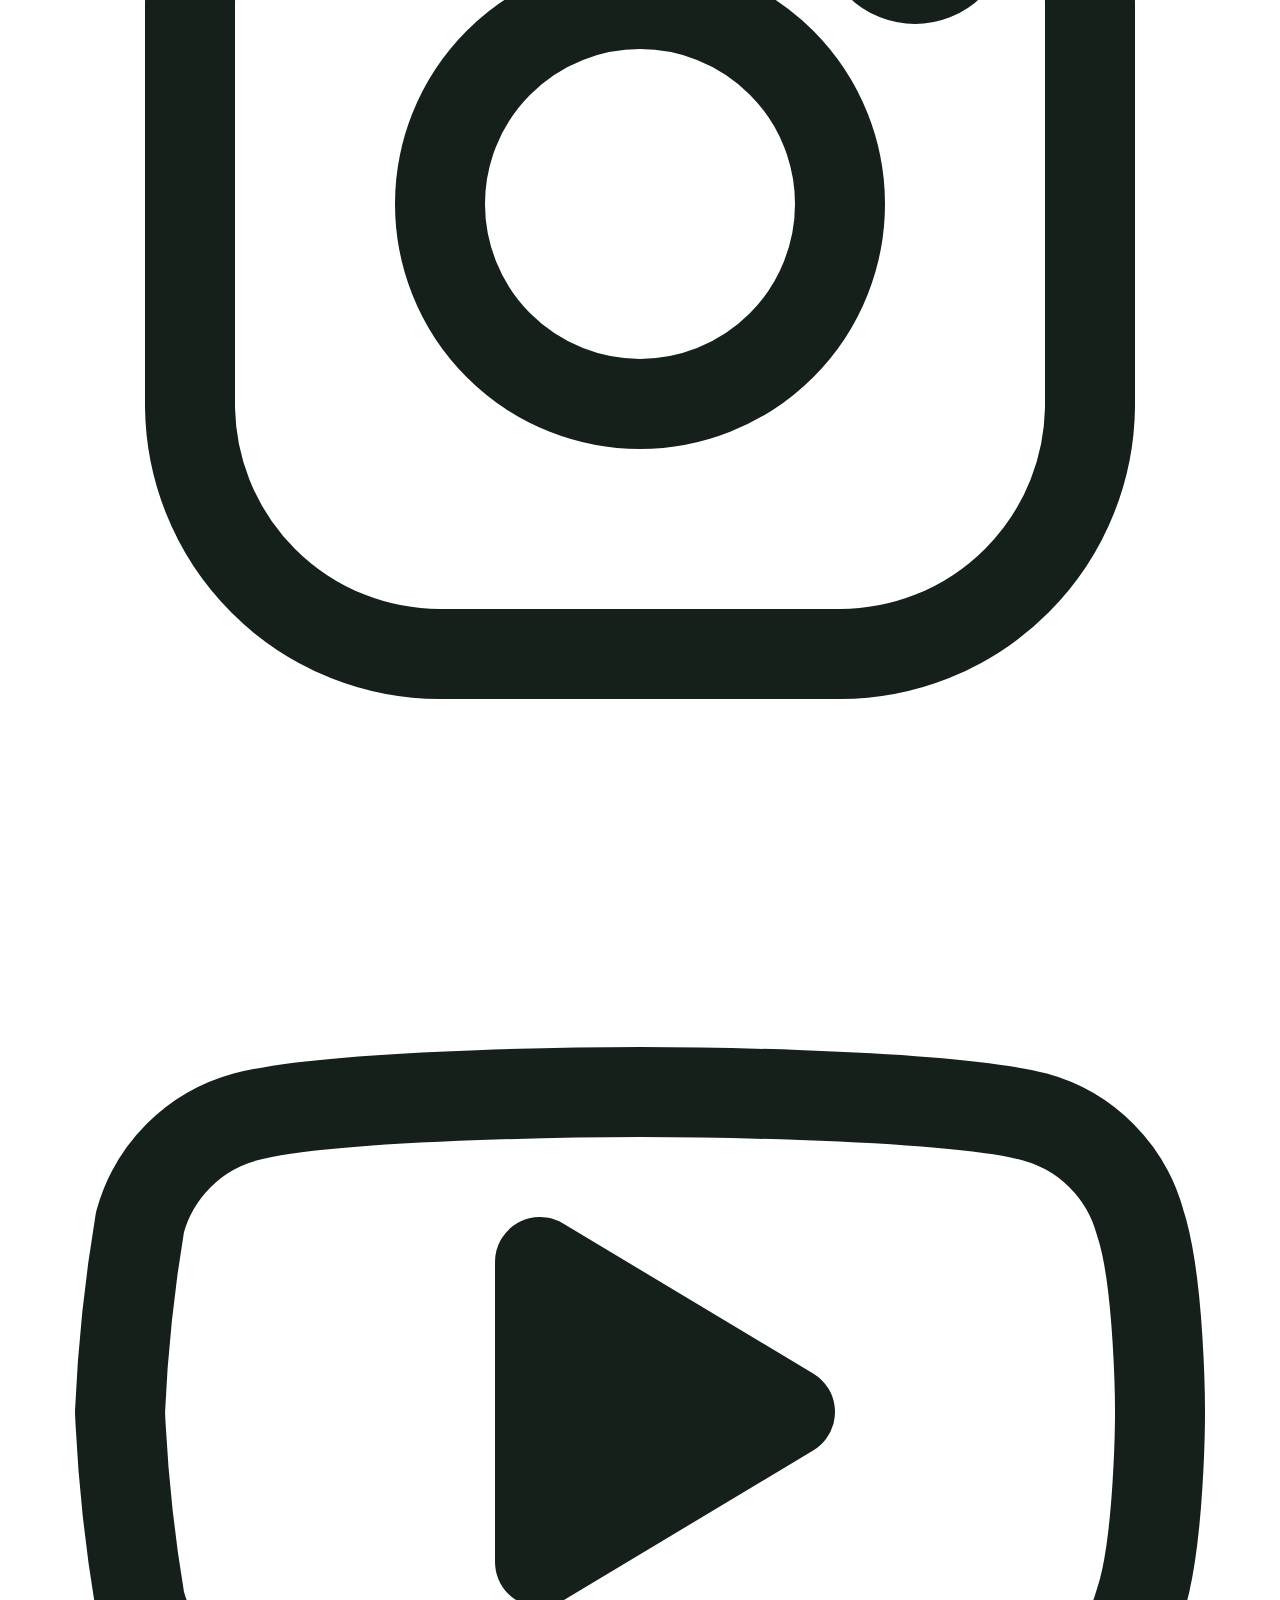
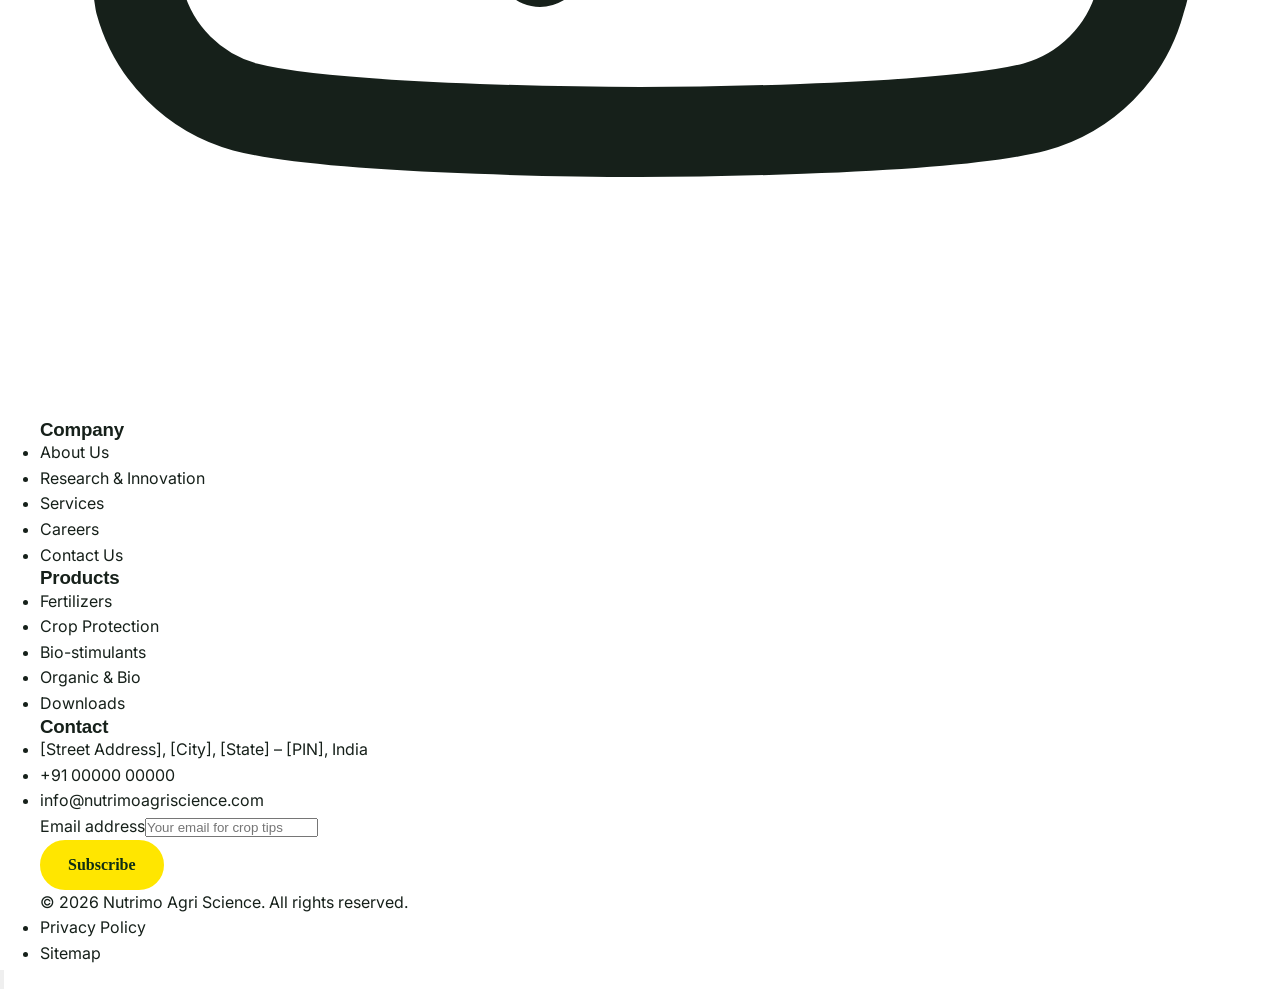
<file: services.html>
<!doctype html>
<html lang="en" class="no-js">
<head>
<meta charset="utf-8">
<meta name="viewport" content="width=device-width, initial-scale=1">
<title>Agronomy Services – Soil Testing & Crop Advisory | Nutrimo Agri Science</title>
<meta name="description" content="Soil and leaf testing, crop advisory, farmer training, field demonstrations and dealer support from Nutrimo Agri Science.">
<meta name="robots" content="index, follow">
<link rel="canonical" href="https://www.nutrimoagriscience.com/services.html">
<meta name="theme-color" content="#1c4f2e">
<meta property="og:type" content="website">
<meta property="og:site_name" content="Nutrimo Agri Science">
<meta property="og:title" content="Agronomy Services – Soil Testing & Crop Advisory | Nutrimo Agri Science">
<meta property="og:description" content="Soil and leaf testing, crop advisory, farmer training, field demonstrations and dealer support from Nutrimo Agri Science.">
<meta property="og:url" content="https://www.nutrimoagriscience.com/services.html">
<meta property="og:image" content="https://www.nutrimoagriscience.com/assets/img/og-image.png">
<meta name="twitter:card" content="summary_large_image">
<link rel="icon" href="favicon.svg" type="image/svg+xml">
<link rel="apple-touch-icon" href="assets/img/apple-touch-icon.png">
<link rel="manifest" href="site.webmanifest">
<link rel="preconnect" href="https://fonts.googleapis.com">
<link rel="preconnect" href="https://fonts.gstatic.com" crossorigin>
<link href="https://fonts.googleapis.com/css2?family=Inter:wght@400;500;600&family=Manrope:wght@600;700;800&display=swap" rel="stylesheet">
<link rel="stylesheet" href="css/style.css">
<script type="application/ld+json">{"@context": "https://schema.org", "@type": "BreadcrumbList", "itemListElement": [{"@type": "ListItem", "position": 1, "name": "Home", "item": "https://www.nutrimoagriscience.com/"}, {"@type": "ListItem", "position": 2, "name": "Services", "item": "https://www.nutrimoagriscience.com/services.html"}]}</script>
</head>
<body>
<a class="skip-link" href="#main">Skip to content</a>
<div class="topbar">
  <div class="container">
    <div><span><svg style="width:14px;height:14px;display:inline;vertical-align:-2px" viewBox="0 0 24 24" fill="none" stroke="currentColor" stroke-width="1.8" stroke-linecap="round" stroke-linejoin="round" aria-hidden="true" focusable="false"><path d="M22 16.9v3a2 2 0 0 1-2.2 2 19.8 19.8 0 0 1-8.6-3.1 19.5 19.5 0 0 1-6-6A19.8 19.8 0 0 1 2.1 4.2 2 2 0 0 1 4.1 2h3a2 2 0 0 1 2 1.7c.1 1 .4 1.9.7 2.8a2 2 0 0 1-.5 2.1L8 9.9a16 16 0 0 0 6 6l1.3-1.3a2 2 0 0 1 2.1-.5c.9.3 1.8.6 2.8.7a2 2 0 0 1 1.7 2Z"/></svg> <a href="tel:+910000000000">+91 00000 00000</a></span><span class="hide-sm"><svg style="width:14px;height:14px;display:inline;vertical-align:-2px" viewBox="0 0 24 24" fill="none" stroke="currentColor" stroke-width="1.8" stroke-linecap="round" stroke-linejoin="round" aria-hidden="true" focusable="false"><rect x="2" y="4" width="20" height="16" rx="2"/><path d="m22 7-10 6L2 7"/></svg> <a href="mailto:info@nutrimoagriscience.com">info@nutrimoagriscience.com</a></span></div>
    <div class="hide-sm">Mon – Sat · 9:30 AM – 6:00 PM</div>
  </div>
</div>
<header class="site-header">
  <div class="container nav-wrap">
    <a class="brand" href="index.html" aria-label="Nutrimo Agri Science – Home">
      <img src="assets/img/logo-mark.svg" width="46" height="46" alt="">
      <span class="brand-text"><strong>Nutrimo</strong><small>Agri Science</small></span>
    </a>
    <button class="nav-toggle" type="button" aria-expanded="false" aria-controls="site-nav"><span></span><span></span><span></span><span class="sr-only">Menu</span></button>
    <nav id="site-nav" class="site-nav" aria-label="Main navigation">
      <ul><li><a href="index.html">Home</a></li><li><a href="about.html">About Us</a></li><li><a href="products.html">Products</a></li><li><a href="research.html">Research</a></li><li><a href="services.html" aria-current="page">Services</a></li><li><a href="resources.html">Resources</a></li><li><a href="careers.html">Careers</a></li><li><a href="contact.html">Contact</a></li></ul>
      <a class="btn btn-sm" href="contact.html#inquiry">Get a Quote</a>
    </nav>
  </div>
</header>
<main id="main">
<section class="page-hero">
  <div class="container">
    <nav aria-label="Breadcrumb"><ol class="breadcrumb"><li><a href="index.html">Home</a></li><li aria-current="page">Services</li></ol></nav>
    <h1>Services</h1>
    <p>Expert agronomy support from soil testing to harvest — because the right product needs the right advice.</p>
  </div>
</section>
<section class="section" aria-labelledby="svc-title">
  <div class="container">
    <div class="section-head">
      <span class="eyebrow">What we offer</span>
      <h2 id="svc-title">Agronomy services that grow with you</h2>
      <p class="lead">Our field team supports farmers, dealers and institutions with expert guidance from soil to harvest.</p>
    </div>
    <div class="grid grid-3">
      <article class="card reveal" id="soil-testing"><div class="icon earth"><svg viewBox="0 0 24 24" fill="none" stroke="currentColor" stroke-width="1.8" stroke-linecap="round" stroke-linejoin="round" aria-hidden="true" focusable="false"><path d="m12 2 10 5-10 5L2 7Z"/><path d="m2 17 10 5 10-5M2 12l10 5 10-5"/></svg></div><h3>Soil &amp; Leaf Testing</h3><p class="muted">Lab analysis of macro- and micronutrients, pH, EC and organic carbon, with an easy-to-read report and fertilizer recommendation.</p></article>
      <article class="card reveal" id="advisory"><div class="icon"><svg viewBox="0 0 24 24" fill="none" stroke="currentColor" stroke-width="1.8" stroke-linecap="round" stroke-linejoin="round" aria-hidden="true" focusable="false"><path d="M12 21v-9"/><path d="M12 12C12 8 9 5 4 5c0 4 3 7 8 7Z"/><path d="M12 14c0-4 3-7 8-7 0 4-3 7-8 7Z"/></svg></div><h3>Crop Advisory</h3><p class="muted">Stage-wise nutrition and protection schedules, pest and disease diagnosis, and seasonal advisories by phone, WhatsApp or field visit.</p></article>
      <article class="card reveal" id="training"><div class="icon sun"><svg viewBox="0 0 24 24" fill="none" stroke="currentColor" stroke-width="1.8" stroke-linecap="round" stroke-linejoin="round" aria-hidden="true" focusable="false"><circle cx="9" cy="8" r="4"/><path d="M2 21c0-4 3-6 7-6s7 2 7 6"/><path d="M16 4a4 4 0 0 1 0 8M22 21c0-3-1.5-5-4-5.7"/></svg></div><h3>Farmer Training</h3><p class="muted">Village meetings, field days and workshops on balanced nutrition, IPM and safe handling of crop protection products.</p></article>
      <article class="card reveal" id="demos"><div class="icon"><svg viewBox="0 0 24 24" fill="none" stroke="currentColor" stroke-width="1.8" stroke-linecap="round" stroke-linejoin="round" aria-hidden="true" focusable="false"><path d="M2 20h20M4 20c0-6 3-10 8-12 5 2 8 6 8 12"/><path d="M12 8v12M8 20c0-4 1.5-7 4-8.5M16 20c0-4-1.5-7-4-8.5"/></svg></div><h3>Field Demonstrations</h3><p class="muted">Side-by-side demonstration plots so farmers can see results on their own crops before they buy.</p></article>
      <article class="card reveal" id="drone"><div class="icon earth"><svg viewBox="0 0 24 24" fill="none" stroke="currentColor" stroke-width="1.8" stroke-linecap="round" stroke-linejoin="round" aria-hidden="true" focusable="false"><circle cx="5" cy="5" r="2.5"/><circle cx="19" cy="5" r="2.5"/><circle cx="5" cy="19" r="2.5"/><circle cx="19" cy="19" r="2.5"/><rect x="9" y="9" width="6" height="6" rx="1.5"/><path d="M7 7l2 2M17 7l-2 2M7 17l2-2M17 17l-2-2"/></svg></div><h3>Drone Spraying Support</h3><p class="muted">Guidance on drone-compatible products, dosage and water volumes, through trained service partners.</p></article>
      <article class="card reveal" id="dealer"><div class="icon sun"><svg viewBox="0 0 24 24" fill="none" stroke="currentColor" stroke-width="1.8" stroke-linecap="round" stroke-linejoin="round" aria-hidden="true" focusable="false"><path d="M3 6h11v10H3zM14 9h4l3 3v4h-7"/><circle cx="7" cy="18" r="2"/><circle cx="17" cy="18" r="2"/></svg></div><h3>Dealer &amp; Distributor Support</h3><p class="muted">Reliable supply, point-of-sale material, product training and technical support for channel partners.</p></article>
    </div>
  </div>
</section>

<section class="section section-alt" aria-labelledby="how-title">
  <div class="container">
    <div class="section-head">
      <span class="eyebrow">How it works</span>
      <h2 id="how-title">Getting started is simple</h2>
    </div>
    <ol class="steps">
      <li class="reveal"><h3>Request</h3><p class="muted">Fill in the service request form or call our helpline.</p></li>
      <li class="reveal"><h3>Assess</h3><p class="muted">An agronomist reviews your crop, soil and goals — on call or in the field.</p></li>
      <li class="reveal"><h3>Plan</h3><p class="muted">Receive a customised nutrition and protection schedule.</p></li>
      <li class="reveal"><h3>Follow-up</h3><p class="muted">We track progress through the season and adjust as needed.</p></li>
    </ol>
  </div>
</section>

<section class="section" aria-labelledby="request-title" id="request">
  <div class="container split">
    <div>
      <span class="eyebrow">Service request</span>
      <h2 id="request-title">Book a service</h2>
      <p class="lead">Tell us about your farm and the service you need. Our team will contact you within one business day.</p>
      <ul class="check-list">
        <li>Free crop advisory for Nutrimo customers</li>
        <li>Soil testing at nominal charges</li>
        <li>Training sessions for FPOs and farmer groups</li>
      </ul>
    </div>
    <div class="form-card">
      <form data-form data-endpoint="" data-mailto="info@nutrimoagriscience.com" data-subject="Service request — Nutrimo website" novalidate>
        <div class="form-grid">
          <div class="field"><label for="s-name">Full name <span class="req">*</span></label><input id="s-name" name="name" required autocomplete="name"><p class="error-msg">Please enter your name.</p></div>
          <div class="field"><label for="s-phone">Phone <span class="req">*</span></label><input id="s-phone" name="phone" type="tel" required pattern="[0-9+\-\s]{8,15}" autocomplete="tel"><p class="error-msg">Please enter a valid phone number.</p></div>
          <div class="field"><label for="s-service">Service <span class="req">*</span></label>
            <select id="s-service" name="service" required>
              <option value="">Select a service</option>
              <option>Soil &amp; Leaf Testing</option><option>Crop Advisory</option><option>Farmer Training</option>
              <option>Field Demonstration</option><option>Drone Spraying Support</option><option>Dealer Support</option>
            </select><p class="error-msg">Please choose a service.</p></div>
          <div class="field"><label for="s-crop">Crop(s)</label><input id="s-crop" name="crop" placeholder="e.g. Cotton, Tomato"></div>
          <div class="field"><label for="s-area">Farm size (acres)</label><input id="s-area" name="farm_size" type="number" min="0" step="0.1"></div>
          <div class="field"><label for="s-loc">Village / District <span class="req">*</span></label><input id="s-loc" name="location" required><p class="error-msg">Please enter your location.</p></div>
          <div class="field full"><label for="s-msg">Details</label><textarea id="s-msg" name="message" placeholder="Describe your crop stage, problem or requirement"></textarea></div>
          <div class="field full"><label class="check"><input type="checkbox" name="consent" value="yes" required> I agree to be contacted by Nutrimo Agri Science about my request.</label><p class="error-msg">Please provide consent so we can contact you.</p></div>
          <div class="hp" aria-hidden="true"><label>Website<input name="website" tabindex="-1" autocomplete="off"></label></div>
        </div>
        <button class="btn" type="submit" style="margin-top:20px">Submit Request</button>
        <p class="form-status" aria-live="polite"></p>
      </form>
    </div>
  </div>
</section>

</main>
<footer class="site-footer">
  <div class="container">
    <div class="footer-grid">
      <div>
        <a class="brand" href="index.html" aria-label="Nutrimo Agri Science – Home">
          <img src="assets/img/logo-mark.svg" width="46" height="46" alt="">
          <span class="brand-text"><strong>Nutrimo</strong><small>Agri Science</small></span>
        </a>
        <p>Research-driven fertilizers, crop protection and bio-solutions for healthier soil, stronger crops and better harvests.</p>
        <div class="socials">
          <a href="#" aria-label="Nutrimo on LinkedIn"><svg viewBox="0 0 24 24" fill="none" stroke="currentColor" stroke-width="1.8" stroke-linecap="round" stroke-linejoin="round" aria-hidden="true" focusable="false"><path fill="currentColor" stroke="none" d="M4.98 3.5a2.5 2.5 0 1 1 0 5 2.5 2.5 0 0 1 0-5ZM3 9.5h4V21H3Zm6.5 0h3.8v1.6h.1c.5-1 1.8-2 3.8-2 4 0 4.8 2.6 4.8 6V21h-4v-5.1c0-1.2 0-2.8-1.7-2.8s-2 1.3-2 2.7V21h-4Z"/></svg></a>
          <a href="#" aria-label="Nutrimo on Facebook"><svg viewBox="0 0 24 24" fill="none" stroke="currentColor" stroke-width="1.8" stroke-linecap="round" stroke-linejoin="round" aria-hidden="true" focusable="false"><path fill="currentColor" stroke="none" d="M14 8.5V6.8c0-.8.2-1.3 1.4-1.3H17V2.2C16.7 2.1 15.6 2 14.4 2 11.8 2 10 3.6 10 6.5v2H7.4V12H10v10h4V12h2.8l.4-3.5Z"/></svg></a>
          <a href="#" aria-label="Nutrimo on Instagram"><svg viewBox="0 0 24 24" fill="none" stroke="currentColor" stroke-width="1.8" stroke-linecap="round" stroke-linejoin="round" aria-hidden="true" focusable="false"><rect x="3" y="3" width="18" height="18" rx="5"/><circle cx="12" cy="12" r="4"/><circle cx="17.5" cy="6.5" r="1" fill="currentColor"/></svg></a>
          <a href="#" aria-label="Nutrimo on YouTube"><svg viewBox="0 0 24 24" fill="none" stroke="currentColor" stroke-width="1.8" stroke-linecap="round" stroke-linejoin="round" aria-hidden="true" focusable="false"><path d="M22 8.2a3 3 0 0 0-2.1-2.1C18 5.6 12 5.6 12 5.6s-6 0-7.9.5A3 3 0 0 0 2 8.2 31 31 0 0 0 1.6 12 31 31 0 0 0 2 15.8a3 3 0 0 0 2.1 2.1c1.9.5 7.9.5 7.9.5s6 0 7.9-.5a3 3 0 0 0 2.1-2.1c.4-1.2.4-3.8.4-3.8s0-2.6-.4-3.8Z"/><path d="m10 15 5-3-5-3Z" fill="currentColor"/></svg></a>
        </div>
      </div>
      <div>
        <h3>Company</h3>
        <ul><li><a href="about.html">About Us</a></li><li><a href="research.html">Research &amp; Innovation</a></li><li><a href="services.html">Services</a></li><li><a href="careers.html">Careers</a></li><li><a href="contact.html">Contact Us</a></li></ul>
      </div>
      <div>
        <h3>Products</h3>
        <ul><li><a href="products.html#fertilizers">Fertilizers</a></li><li><a href="products.html#pesticides">Crop Protection</a></li><li><a href="products.html#biostimulants">Bio-stimulants</a></li><li><a href="products.html#organic">Organic &amp; Bio</a></li><li><a href="resources.html">Downloads</a></li></ul>
      </div>
      <div>
        <h3>Contact</h3>
        <ul>
          <li>[Street Address], [City], [State] – [PIN], India</li>
          <li><a href="tel:+910000000000">+91 00000 00000</a></li>
          <li><a href="mailto:info@nutrimoagriscience.com">info@nutrimoagriscience.com</a></li>
        </ul>
        <form class="newsletter" data-form data-endpoint="" data-mailto="info@nutrimoagriscience.com" data-subject="Newsletter subscription" data-success="Thanks for subscribing!" novalidate>
          <div class="field" style="flex:1"><label for="nl-email-services" class="sr-only">Email address</label><input id="nl-email-services" name="email" type="email" placeholder="Your email for crop tips" required></div>
          <button class="btn btn-sun" type="submit">Subscribe</button>
          <p class="form-status" aria-live="polite"></p>
        </form>
      </div>
    </div>
    <div class="footer-bottom">
      <p style="margin:0">© <span data-year>2026</span> Nutrimo Agri Science. All rights reserved.</p>
      <ul><li><a href="privacy.html">Privacy Policy</a></li><li><a href="sitemap.xml">Sitemap</a></li></ul>
    </div>
  </div>
</footer>
<button class="back-to-top" type="button" aria-label="Back to top"><svg viewBox="0 0 24 24" fill="none" stroke="currentColor" stroke-width="1.8" stroke-linecap="round" stroke-linejoin="round" aria-hidden="true" focusable="false"><path d="M12 19V5M5 12l7-7 7 7"/></svg></button>
<script src="js/main.js" defer></script>
</body>
</html>
</file>
<file: css/style.css>
:root {
  --green-900: #0f2e14;
  --green-800: #17401d;
  --green-700: #1e5a26;
  --green-500: #2f8a3a;
  --indigo: #2e2a8c;
  --yellow: #ffe600;
  --ink: #16201a;
  --muted: #5b675e;
  --bg: #ffffff;
  --bg-soft: #f4f7f1;
  --line: #e2e8df;
  --radius: 18px;
  --shadow: 0 10px 30px rgba(15, 46, 20, .10);
}

* { box-sizing: border-box; margin: 0; padding: 0; }
html { scroll-behavior: smooth; scroll-padding-top: 76px; }
body { font-family: 'Inter', system-ui, sans-serif; color: var(--ink); background: var(--bg); line-height: 1.6; }
img { max-width: 100%; display: block; }
a { color: inherit; text-decoration: none; }
h1, h2, h3, h4 { font-family: 'Archivo', sans-serif; line-height: 1.1; letter-spacing: -.01em; }
h2 { font-size: clamp(2rem, 4vw, 3rem); font-weight: 900; }

.container { width: min(1200px, 100% - 32px); margin-inline: auto; }
.section { padding: clamp(64px, 9vw, 110px) 0; }
.eyebrow { font-family: 'Archivo'; font-weight: 700; text-transform: uppercase; letter-spacing: .14em; font-size: .78rem; color: var(--yellow); margin-bottom: 14px; }
.eyebrow.dark { color: var(--green-500); }
.lead { font-size: 1.12rem; opacity: .88; }

.btn { display: inline-block; background: var(--yellow); color: var(--green-900); font-family: 'Archivo'; font-weight: 800; padding: 14px 26px; border-radius: 999px; border: 2px solid var(--yellow); cursor: pointer; font-size: 1rem; transition: transform .15s, box-shadow .15s; }
.btn:hover { transform: translateY(-2px); box-shadow: 0 8px 20px rgba(255, 230, 0, .35); }
.btn-ghost { background: transparent; color: #fff; border-color: rgba(255,255,255,.5); }
.btn-ghost:hover { box-shadow: none; border-color: #fff; }
.btn-sm { padding: 9px 18px; font-size: .9rem; }

/* Nav */
.nav { position: sticky; top: 0; z-index: 50; background: rgba(15, 46, 20, .96); backdrop-filter: blur(8px); }
.nav-inner { display: flex; align-items: center; justify-content: space-between; height: 72px; }
.brand { display: flex; align-items: center; gap: 10px; color: #fff; }
.brand img { height: 46px; }
.brand span { font-family: 'Archivo'; font-weight: 900; font-size: 1.3rem; letter-spacing: .04em; text-transform: uppercase; display: flex; flex-direction: column; line-height: 1; }
.brand small { font-family: 'Inter'; font-weight: 500; font-size: .66rem; letter-spacing: .08em; opacity: .7; margin-top: 4px; }
.nav-links { display: flex; align-items: center; gap: 28px; color: #fff; font-weight: 500; }
.nav-links a:not(.btn):hover { color: var(--yellow); }
.nav-toggle { display: none; background: none; border: 0; cursor: pointer; padding: 8px; }
.nav-toggle span { display: block; width: 24px; height: 2px; background: #fff; margin: 5px 0; }

/* Hero */
.hero { background: radial-gradient(1200px 600px at 85% 20%, #2a6a2f 0%, transparent 60%), linear-gradient(160deg, var(--green-900), #071a0a); color: #fff; overflow: hidden; }
.hero-inner { display: grid; grid-template-columns: 1.05fr 1fr; gap: 48px; align-items: center; padding: clamp(56px, 8vw, 100px) 0; }
.hero-inner > *, .about-grid > *, .def-grid > *, .contact-grid > * { min-width: 0; }
.hero h1 { font-size: clamp(2rem, 7.4vw, 5rem); overflow-wrap: anywhere; font-weight: 900; text-transform: uppercase; margin-bottom: 20px; }
.hero h1 span { color: var(--yellow); }
.hero-cta { display: flex; gap: 14px; flex-wrap: wrap; margin: 32px 0 44px; }
.hero-stats { list-style: none; display: flex; gap: 36px; flex-wrap: wrap; }
.hero-stats strong { display: block; font-family: 'Archivo'; font-size: 2rem; font-weight: 900; color: var(--yellow); }
.hero-stats span { font-size: .85rem; opacity: .75; }
.hero-visual img { border-radius: var(--radius); box-shadow: 0 30px 60px rgba(0,0,0,.45); transform: rotate(1.5deg); }

/* About */
.about-grid { display: grid; grid-template-columns: 1fr 1.6fr; gap: 56px; }
.about-copy > p { font-size: 1.15rem; color: var(--muted); margin-bottom: 36px; }
.pillars { display: grid; grid-template-columns: repeat(3, 1fr); gap: 18px; }
.pillar { background: var(--bg-soft); border-radius: var(--radius); padding: 24px; }
.pi { font-size: 1.8rem; }
.pillar h3 { font-size: 1.1rem; margin: 10px 0 6px; }
.pillar p { color: var(--muted); font-size: .93rem; }

/* Products */
.products { background: var(--bg-soft); }
.section-head { text-align: center; max-width: 640px; margin: 0 auto 32px; }
.section-head p:last-child { color: var(--muted); margin-top: 12px; }
.filters { display: flex; flex-wrap: wrap; justify-content: center; gap: 10px; margin-bottom: 40px; }
.chip { border: 1.5px solid var(--line); background: #fff; padding: 9px 18px; border-radius: 999px; font: 600 .92rem 'Inter'; color: var(--ink); cursor: pointer; transition: all .15s; }
.chip:hover { border-color: var(--green-500); }
.chip.active { background: var(--green-800); color: #fff; border-color: var(--green-800); }

.product-grid { display: grid; grid-template-columns: repeat(auto-fill, minmax(250px, 1fr)); gap: 22px; }
.card { background: #fff; border-radius: var(--radius); overflow: hidden; cursor: pointer; border: 1px solid var(--line); transition: transform .2s, box-shadow .2s; display: flex; flex-direction: column; animation: fade .35s ease both; }
.card:hover, .card:focus-visible { transform: translateY(-6px); box-shadow: var(--shadow); outline: none; }
.card-img { background: linear-gradient(180deg, #fff, #f1f4ee); border-bottom: 4px solid var(--accent); padding: 12px; aspect-ratio: 1 / .85; display: grid; place-items: center; }
.card-img { overflow: hidden; }
.card-img img { width: 100%; height: 100%; object-fit: contain; transition: transform .3s; }
.card:hover .card-img img { transform: scale(1.05); }
.card-body { padding: 18px 20px 20px; display: flex; flex-direction: column; flex: 1; }
.badge { align-self: flex-start; font-size: .72rem; font-weight: 600; text-transform: uppercase; letter-spacing: .06em; color: var(--accent, var(--green-500)); background: color-mix(in srgb, var(--accent, var(--green-500)) 10%, white); padding: 4px 10px; border-radius: 999px; }
.card h3 { font-size: 1.3rem; font-weight: 800; margin: 10px 0 6px; }
.card p { color: var(--muted); font-size: .92rem; flex: 1; }
.card-foot { display: flex; justify-content: space-between; align-items: center; margin-top: 16px; padding-top: 14px; border-top: 1px dashed var(--line); font-size: .85rem; font-weight: 500; gap: 8px; }
.more { color: var(--accent); font-weight: 700; white-space: nowrap; }
@keyframes fade { from { opacity: 0; transform: translateY(10px); } }

/* Deficiency */
.def-grid { display: grid; grid-template-columns: 1.1fr 1fr; gap: 56px; align-items: start; }
.def-text > p { color: var(--muted); margin: 16px 0 28px; font-size: 1.05rem; }
.def-list { list-style: none; display: grid; grid-template-columns: 1fr 1fr; gap: 14px; }
.def-list li { display: flex; gap: 14px; padding: 16px; border: 1px solid var(--line); border-radius: 14px; }
.def-list h4 { font-size: 1rem; }
.def-list p { font-size: .86rem; color: var(--muted); margin: 4px 0 6px; }
.def-list span { font-size: .8rem; font-weight: 600; color: var(--green-700); }
.tag { flex: none; width: 38px; height: 38px; border-radius: 50%; display: grid; place-items: center; color: #fff; font: 800 .85rem 'Archivo'; }
.tag.n { background: #3b8b3e; } .tag.p { background: #7b2a8c; } .tag.k { background: #d07a12; } .tag.zn { background: #2a6db0; }
.tag.fe { background: #b2771a; } .tag.mg { background: #4f9a2a; } .tag.ca { background: #1a8ac4; } .tag.b { background: #2a7a8c; }
.def-figure { position: sticky; top: 96px; }
.def-figure img { border-radius: var(--radius); box-shadow: var(--shadow); }

/* Contact */
.contact { background: linear-gradient(160deg, var(--green-800), var(--green-900)); color: #fff; }
.contact-grid { display: grid; grid-template-columns: 1fr 1fr; gap: 56px; align-items: center; }
.contact h2 { margin-bottom: 16px; }
.contact-list { list-style: none; margin-top: 32px; display: grid; gap: 20px; }
.contact-list li { display: flex; gap: 16px; }
.contact-list span { font-size: 1.4rem; }
.contact-list b { display: block; color: var(--yellow); font-family: 'Archivo'; margin-bottom: 2px; }
.contact-list a:hover { text-decoration: underline; }
.contact-form { background: #fff; color: var(--ink); padding: 32px; border-radius: var(--radius); display: grid; gap: 16px; box-shadow: 0 30px 60px rgba(0,0,0,.3); }
.contact-form label { display: grid; gap: 6px; font-weight: 600; font-size: .9rem; }
.contact-form input, .contact-form select, .contact-form textarea { font: inherit; font-weight: 400; padding: 12px 14px; border: 1.5px solid var(--line); border-radius: 10px; background: #fff; color: var(--ink); }
.contact-form input:focus, .contact-form select:focus, .contact-form textarea:focus { outline: none; border-color: var(--green-500); }
.contact-form .btn { justify-self: start; }

/* Footer */
.footer { background: #071a0a; color: rgba(255,255,255,.7); padding: 28px 0; font-size: .88rem; }
.footer-inner { display: flex; align-items: center; gap: 18px; flex-wrap: wrap; }
.footer img { height: 40px; }

/* Modal */
.modal { position: fixed; inset: 0; background: rgba(7, 26, 10, .7); display: grid; place-items: center; padding: 16px; z-index: 100; opacity: 0; pointer-events: none; transition: opacity .2s; }
.modal.open { opacity: 1; pointer-events: auto; }
.modal-card { position: relative; background: #fff; border-radius: 22px; max-width: 820px; width: 100%; display: grid; grid-template-columns: 1fr 1fr; overflow: hidden; max-height: 92vh; overflow-y: auto; transform: translateY(16px); transition: transform .25s; }
.modal.open .modal-card { transform: none; }
.modal-card > img { background: var(--bg-soft); padding: 24px; width: 100%; height: 100%; object-fit: contain; border-right: 5px solid var(--accent); }
.modal-body { padding: 36px 32px; display: flex; flex-direction: column; gap: 14px; }
.modal-body h3 { font-size: 2rem; font-weight: 900; }
.modal-body p { color: var(--muted); }
.specs { list-style: none; display: flex; flex-wrap: wrap; gap: 8px; }
.specs li { background: var(--bg-soft); border-left: 3px solid var(--accent); padding: 6px 12px; border-radius: 6px; font-weight: 600; font-size: .9rem; }
.pack { color: var(--ink) !important; }
.modal-body .btn { align-self: flex-start; margin-top: 6px; }
.modal-close { position: absolute; top: 12px; right: 14px; background: #fff; border: 0; font-size: 2rem; line-height: 1; cursor: pointer; width: 40px; height: 40px; border-radius: 50%; z-index: 2; }

/* Responsive */
@media (max-width: 960px) {
  .hero-inner, .about-grid, .def-grid, .contact-grid { grid-template-columns: 1fr; }
  .hero-visual img { transform: none; max-width: min(520px, 100%); margin-inline: auto; }
  .def-figure { position: static; max-width: min(560px, 100%); }
  .pillars { grid-template-columns: 1fr; }
}
@media (max-width: 760px) {
  .nav-toggle { display: block; }
  .nav-links { position: absolute; top: 72px; left: 0; right: 0; flex-direction: column; align-items: stretch; gap: 0; background: var(--green-900); padding: 8px 16px 20px; display: none; }
  .nav-links.open { display: flex; }
  .nav-links a { padding: 14px 0; border-bottom: 1px solid rgba(255,255,255,.08); }
  .nav-links .btn { margin-top: 14px; text-align: center; border-bottom: 0; }
  .def-list { grid-template-columns: 1fr; }
  .modal-card { grid-template-columns: 1fr; }
  .modal-card > img { max-height: 280px; border-right: 0; border-bottom: 5px solid var(--accent); }
  .modal-body { padding: 24px; }
  .contact-form { padding: 22px; }
}
</file>
